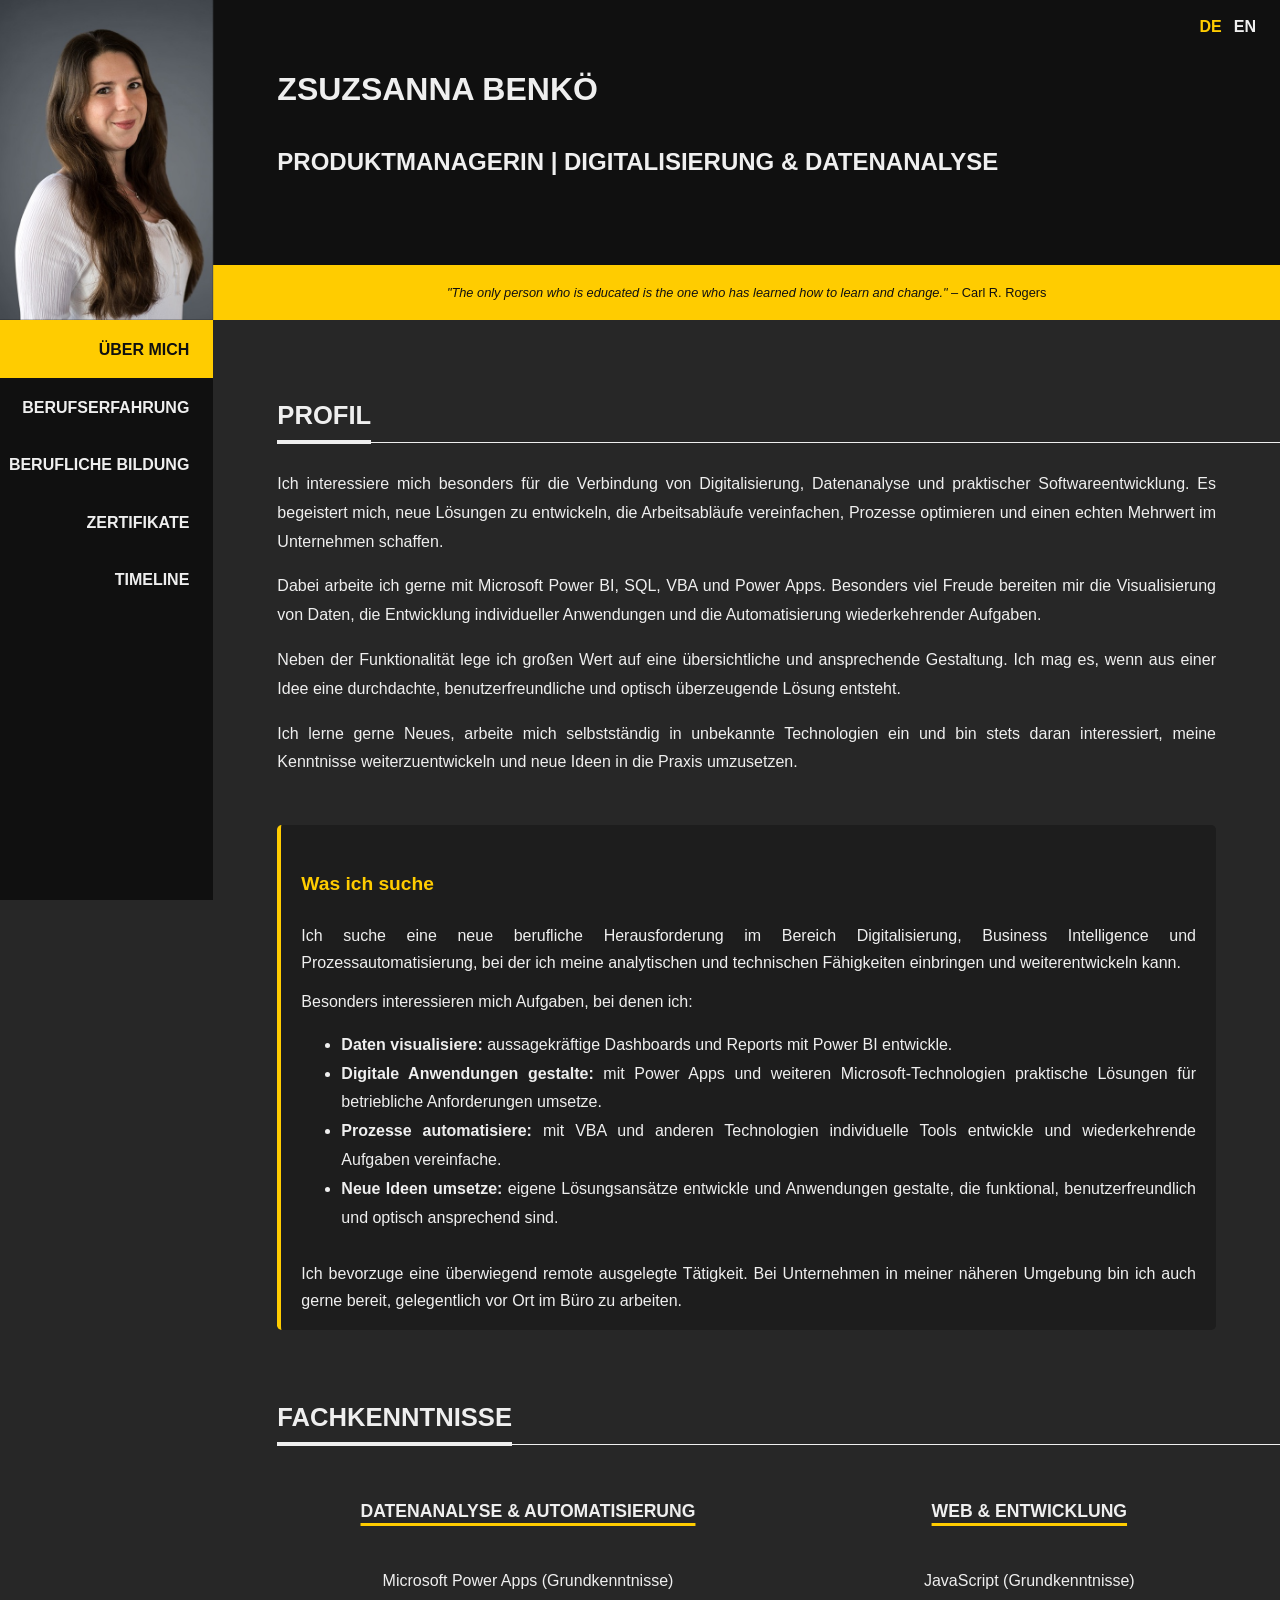
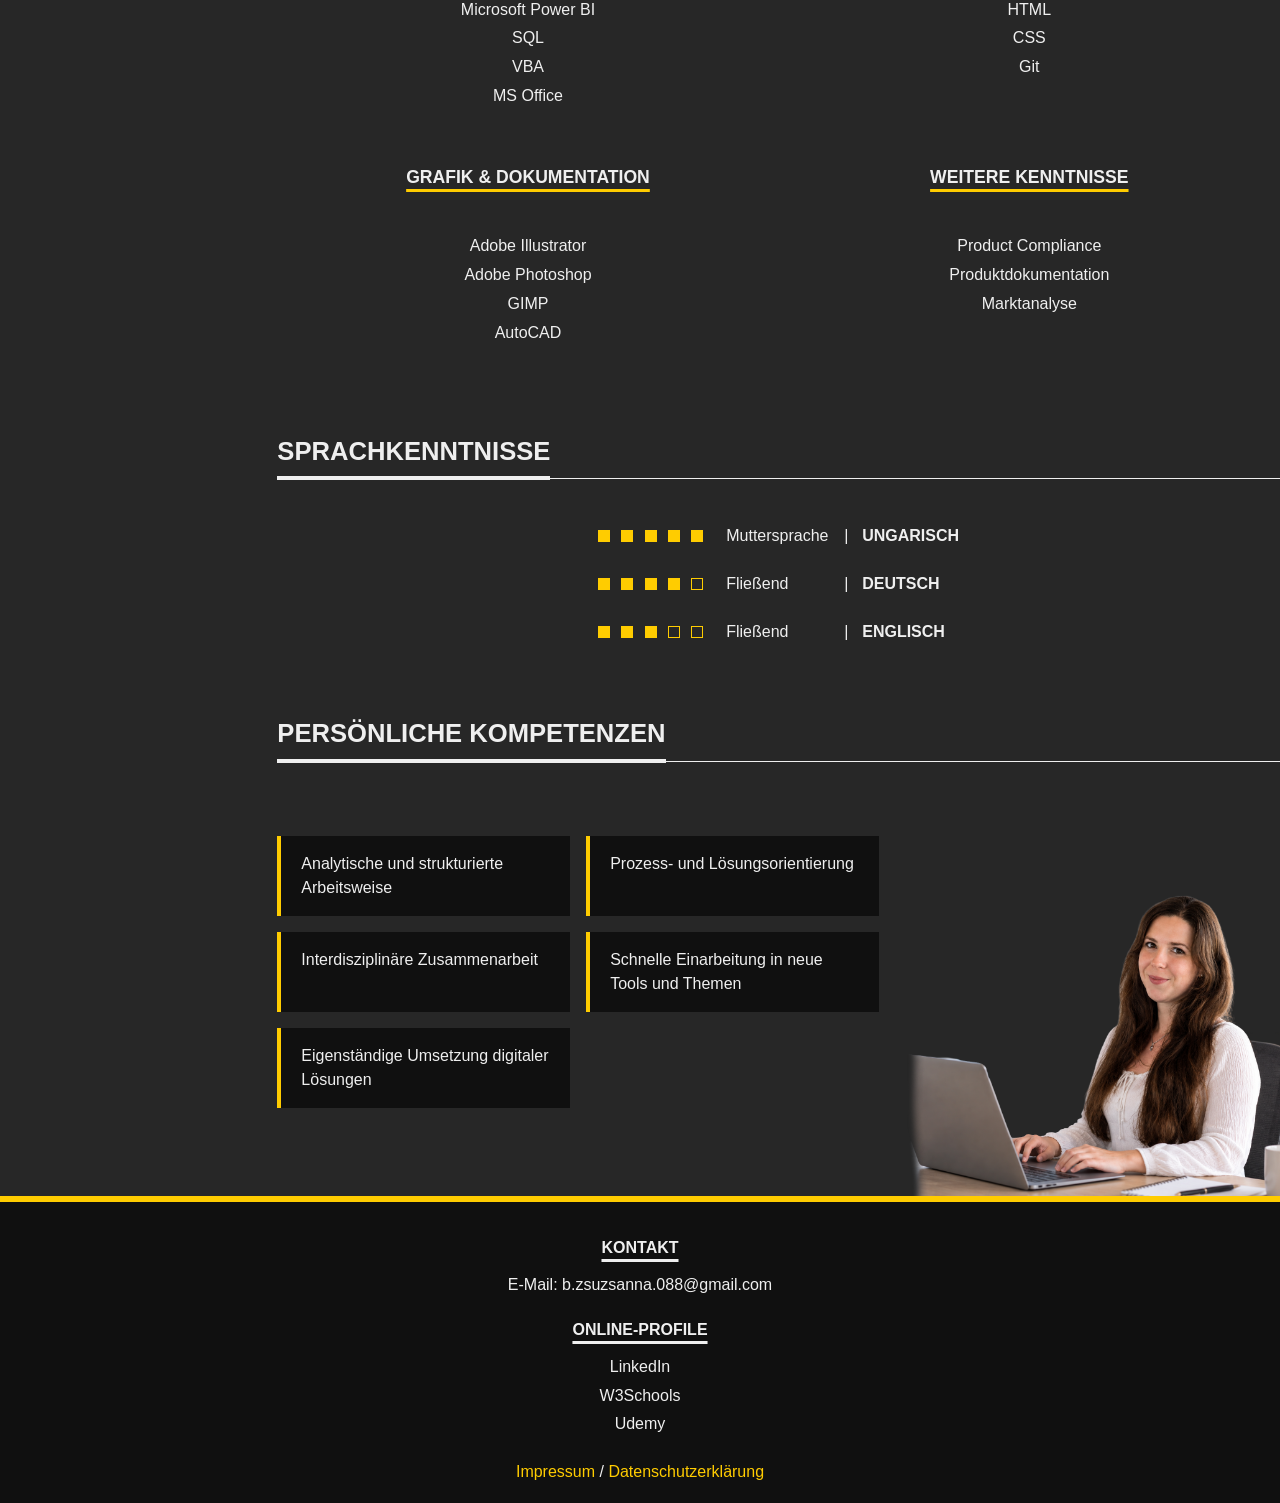
<file: index.html>
<!DOCTYPE html>
<html lang="de-DE">

    <head>
        <meta charset="utf-8">
        <meta name="viewport" content="width=device-width, initial-scale=1.0">
        <title>Zsuzsanna Benkö</title>
        <link rel="preload" as="image" href="./src/img/zsusanna-benkoe-cv-foto-header.jpg">

        <!-- FAVICON -->
        <link rel="icon" href="./favicon/favicon.ico" sizes="any">
        <link rel="icon" type="image/png" sizes="32x32" href="./favicon/favicon-32.png">
        <link rel="icon" type="image/png" sizes="16x16" href="./favicon/favicon-16.png">
        <link rel="apple-touch-icon" sizes="180x180" href="./favicon/apple-touch-icon.png">
        <meta name="theme-color" content="#272727">

        <!-- AUTHOR'S STYLESHEET -->
        <!-- Load shared layout and utility styles before site-specific rules. -->
        <link rel="stylesheet" type="text/css" href="./src/css/flexbox.css">
        <link rel="stylesheet" type="text/css" href="./src/css/components.css">
        <link rel="stylesheet" type="text/css" href="./src/css/element-spaces.css">
        <link rel="stylesheet" type="text/css" href="./src/css/styles.css">
    </head>

    <body>

        <!-- === HEADER === -->
        <!-- Site identity and responsive profile header. -->
        <header id="header" class="container">
                <nav class="language-switcher" aria-label="Sprachauswahl">
                    <a href="index.html" lang="de" aria-current="page">DE</a>
                    <a href="en/index.html" lang="en">EN</a>
                </nav>
                <div class="row">

                    <!-- The header image container for the CV photo. -->
                    <div id="header-img-container" class="col-5 col-sm-4 col-md-3 col-xl-2"></div>

                    <!-- The header text container for name, title, and quote -->
                    <div id="header-text-container" class="col-7 col-sm-8 col-md-9 col-xl-10">
                        <div id="header-text-name">
                            <h1>Zsuzsanna Benkö</h1>
                            <h2>PRODUKTMANAGERIN | DIGITALISIERUNG & DATENANALYSE</h2>
                        </div>
                        <p id="header-text-quote">
                            <i>"The only person who is educated is the one who has learned how to 
                            learn and change."</i> – Carl R. Rogers
                        </p>
                    </div>

                </div>
        </header>

        <!-- === MAIN === -->
        <!-- Main content and navigation. -->
        <main id="main" class="container">
            <div class="row">

                <!-- NAVIGATION -->
                <!-- The compact and full navigation variants are shown at different breakpoints. -->

                <!-- SMALL DISPLAY NAVIGATION -->
                <nav id="nav-container-small" class="display-block display-sm-none col-12">
                    <ul>
                        <li class="active"><a href="index.html" aria-current="page">über mich</a></li>
                        <li><a href="berufserfahrung.html">berufserfahrung</a></li>
                        <li><a href="berufliche_bildung.html">berufliche bildung</a></li>
                        <li><a href="zertifikate.html">zertifikate</a></li>
                        <li><a href="timeline.html">timeline</a></li>
                    </ul>
                </nav>
                <!-- FULL DISPLAY NAVIGATION -->
                <nav id="nav-container" class="display-none display-sm-block col-sm-4 col-md-3 col-xl-2">
                    <ul>
                        <li class="active"><a href="index.html" aria-current="page">über mich</a></li>
                        <li><a href="berufserfahrung.html">berufserfahrung</a></li>
                        <li><a href="berufliche_bildung.html">berufliche bildung</a></li>
                        <li><a href="zertifikate.html">zertifikate</a></li>
                        <li><a href="timeline.html">timeline</a></li>
                    </ul>
                </nav>


                <!-- MAIN CONTENT -->
                <!-- PROFILE, SKILLS, AND LANGUAGE PROFICIENCY -->
                <div id="main-container" class="overlay-main col-12 col-sm-8 col-md-9 col-xl-10">

                    <!-- PROFILE -->
                    <div id="profile">
                        <h2><span class="heading-text">Profil</span></h2>
                        <div class="intro">
                            <p>
                                Ich interessiere mich besonders für die Verbindung von Digitalisierung, Datenanalyse und praktischer Softwareentwicklung. 
                                Es begeistert mich, neue Lösungen zu entwickeln, die Arbeitsabläufe vereinfachen, Prozesse optimieren und einen echten Mehrwert im Unternehmen schaffen.
                            </p>
                            <p>
                                Dabei arbeite ich gerne mit Microsoft Power BI, SQL, VBA und Power Apps. Besonders viel Freude bereiten mir die Visualisierung von Daten, 
                                die Entwicklung individueller Anwendungen und die Automatisierung wiederkehrender Aufgaben.
                            </p>
                            <p>
                                Neben der Funktionalität lege ich großen Wert auf eine übersichtliche und ansprechende Gestaltung. Ich mag es, wenn aus einer Idee eine durchdachte, 
                                benutzerfreundliche und optisch überzeugende Lösung entsteht.
                            </p>
                            <p>
                                Ich lerne gerne Neues, arbeite mich selbstständig in unbekannte 
                                Technologien ein und bin stets daran interessiert, meine Kenntnisse weiterzuentwickeln und neue Ideen in die Praxis umzusetzen.
                            </p>
                        </div>
                        <div id="profile-cta">
                            <h4>Was ich suche</h4>
                            <p>
                                Ich suche eine neue berufliche Herausforderung im Bereich Digitalisierung, Business Intelligence und Prozessautomatisierung, bei der ich meine analytischen und technischen Fähigkeiten einbringen und weiterentwickeln kann.
                            </p>
                            <p>Besonders interessieren mich Aufgaben, bei denen ich:</p>
                            <ul>
                                <li>
                                    <strong>Daten visualisiere:</strong>
                                    aussagekräftige Dashboards und Reports mit Power BI entwickle.
                                </li>
                                <li>
                                    <strong>Digitale Anwendungen gestalte:</strong>
                                    mit Power Apps und weiteren Microsoft-Technologien praktische
                                    Lösungen für betriebliche Anforderungen umsetze.
                                </li>
                                <li>
                                    <strong>Prozesse automatisiere:</strong>
                                    mit VBA und anderen Technologien individuelle Tools entwickle
                                    und wiederkehrende Aufgaben vereinfache.
                                </li>
                                <li>
                                    <strong>Neue Ideen umsetze:</strong>
                                    eigene Lösungsansätze entwickle und Anwendungen gestalte,
                                    die funktional, benutzerfreundlich und optisch ansprechend sind.
                                </li>
                            </ul>
                            <p>
                                Ich bevorzuge eine überwiegend remote ausgelegte Tätigkeit. Bei Unternehmen in meiner näheren Umgebung bin ich auch gerne bereit, gelegentlich vor Ort im Büro zu arbeiten.
                            </p>
                        </div>
                    </div>

                    <!-- PROFESSIONAL SKILLS -->
                    <!-- The professional skills section is divided into four categories: Data Analysis & Automation, Web & Development, Graphics & Documentation, and Other Skills. Each category is presented in a responsive layout. -->
                    <div id="professional-skills">
                        <h2><span class="heading-text">Fachkenntnisse</span></h2>
                        <div class="row">
                            <div class="col-12 col-md-6">
                                <h3>DATENANALYSE & AUTOMATISIERUNG</h3>
                                <ul>
                                    <li>Microsoft Power Apps (Grundkenntnisse)</li>
                                    <li>Microsoft Power BI</li>
                                    <li>SQL</li>
                                    <li>VBA</li>
                                    <li>MS Office</li>
                                </ul>
                            </div>
                            <div class="col-12 col-md-6">
                                <h3>WEB & ENTWICKLUNG</h3>
                                <ul>
                                    <li>JavaScript (Grundkenntnisse)</li>
                                    <li>HTML</li>
                                    <li>CSS</li>
                                    <li>Git</li>
                                </ul>
                            </div>
                        </div>
                        <div class="row">
                            <div class="col-12 col-md-6">
                                <h3>GRAFIK & DOKUMENTATION</h3>
                                <ul>
                                    <li>Adobe Illustrator</li>
                                    <li>Adobe Photoshop</li>
                                    <li>GIMP</li>
                                    <li>AutoCAD</li>
                                </ul>
                            </div>
                            <div class="col-12 col-md-6">
                                <h3>WEITERE KENNTNISSE</h3>
                                <ul>
                                    <li>Product Compliance</li>
                                    <li>Produktdokumentation</li>
                                    <li>Marktanalyse</li>
                                </ul>
                            </div>
                        </div>
                    </div>

                    <!-- LANGUAGE SKILLS -->
                    <!-- Five markers represent each language's proficiency level. -->
                     <div id="language-skills">
                        <h2><span class="heading-text">Sprachkenntnisse</span></h2>
                        <div class="language-list">
                            
                            <div class="language-row">
                                <div class="language-level">
                                    <span class="square filled"></span>
                                    <span class="square filled"></span>
                                    <span class="square filled"></span>
                                    <span class="square filled"></span>
                                    <span class="square filled"></span>
                                </div>

                                <span class="language-description">Muttersprache</span>
                                <span class="separator">|</span>
                                <strong>UNGARISCH</strong>
                            </div>


                            <div class="language-row">
                                <div class="language-level">
                                    <span class="square filled"></span>
                                    <span class="square filled"></span>
                                    <span class="square filled"></span>
                                    <span class="square filled"></span>
                                    <span class="square empty"></span>
                                </div>

                                <span class="language-description">Fließend</span>
                                <span class="separator">|</span>
                                <strong>DEUTSCH</strong>
                            </div>


                            <div class="language-row">
                                <div class="language-level">
                                    <span class="square filled"></span>
                                    <span class="square filled"></span>
                                    <span class="square filled"></span>
                                    <span class="square empty"></span>
                                    <span class="square empty"></span>
                                </div>

                                <span class="language-description">Fließend</span>
                                <span class="separator">|</span>
                                <strong>ENGLISCH</strong>
                            </div>

                        </div>
                    </div>

                    <!-- PERSONAL STRENGTHS -->
                    <!-- Personal strengths are presented as responsive highlight cards. -->
                    <div id="personal-skills">
                        <h2><span class="heading-text">PERSÖNLICHE KOMPETENZEN</span></h2>
                        <div id="skills">
                            <div class="skill skill-1">
                                Analytische und strukturierte Arbeitsweise
                            </div>

                            <div class="skill skill-2">
                                Prozess- und Lösungsorientierung
                            </div>

                            <div class="skill skill-3">
                                Interdisziplinäre Zusammenarbeit
                            </div>

                            <div class="skill skill-4">
                                Schnelle Einarbeitung in neue Tools und Themen
                            </div>

                            <div class="skill skill-5">
                                Eigenständige Umsetzung digitaler Lösungen
                            </div>
                        </div>
                    </div>
                    
                </div>


            </div>
        </main>


        <!-- === FOOTER === -->
        <!-- Contact details and external professional profiles. -->
        <footer id="footer">
            <div class="row">
                <div class="col-12">
                    <div class="footer-heading">Kontakt</div>
                    <div>E-Mail: <a href="mailto:b.zsuzsanna.088@gmail.com">b.zsuzsanna.088@gmail.com</a></div>
                    
                    <div class="footer-heading">Online-Profile</div>
                    <div><a href="https://www.linkedin.com/in/zsuzsanna-benkoe" target="_blank" rel="noopener noreferrer">LinkedIn</a></div>
                    <div><a href="https://www.w3profile.com/Susi88/" target="_blank" rel="noopener noreferrer">W3Schools</a></div>
                    <div><a href="https://www.udemy.com/user/zsuzsanna-benko-2/" target="_blank" rel="noopener noreferrer">Udemy</a></div>
                    <div id="legal-links">
                        <a id="impressum-btn" href="./impressum.html">Impressum</a> / 
                        <a id="privacy-btn" href="./privacy.html">Datenschutzerklärung</a>
                    </div>
                </div>
            </div>
        </footer>

        <!-- === JAVASCRIPT === -->
        <script src="./src/js/main.js"></script>

    </body>

</html>
</file>
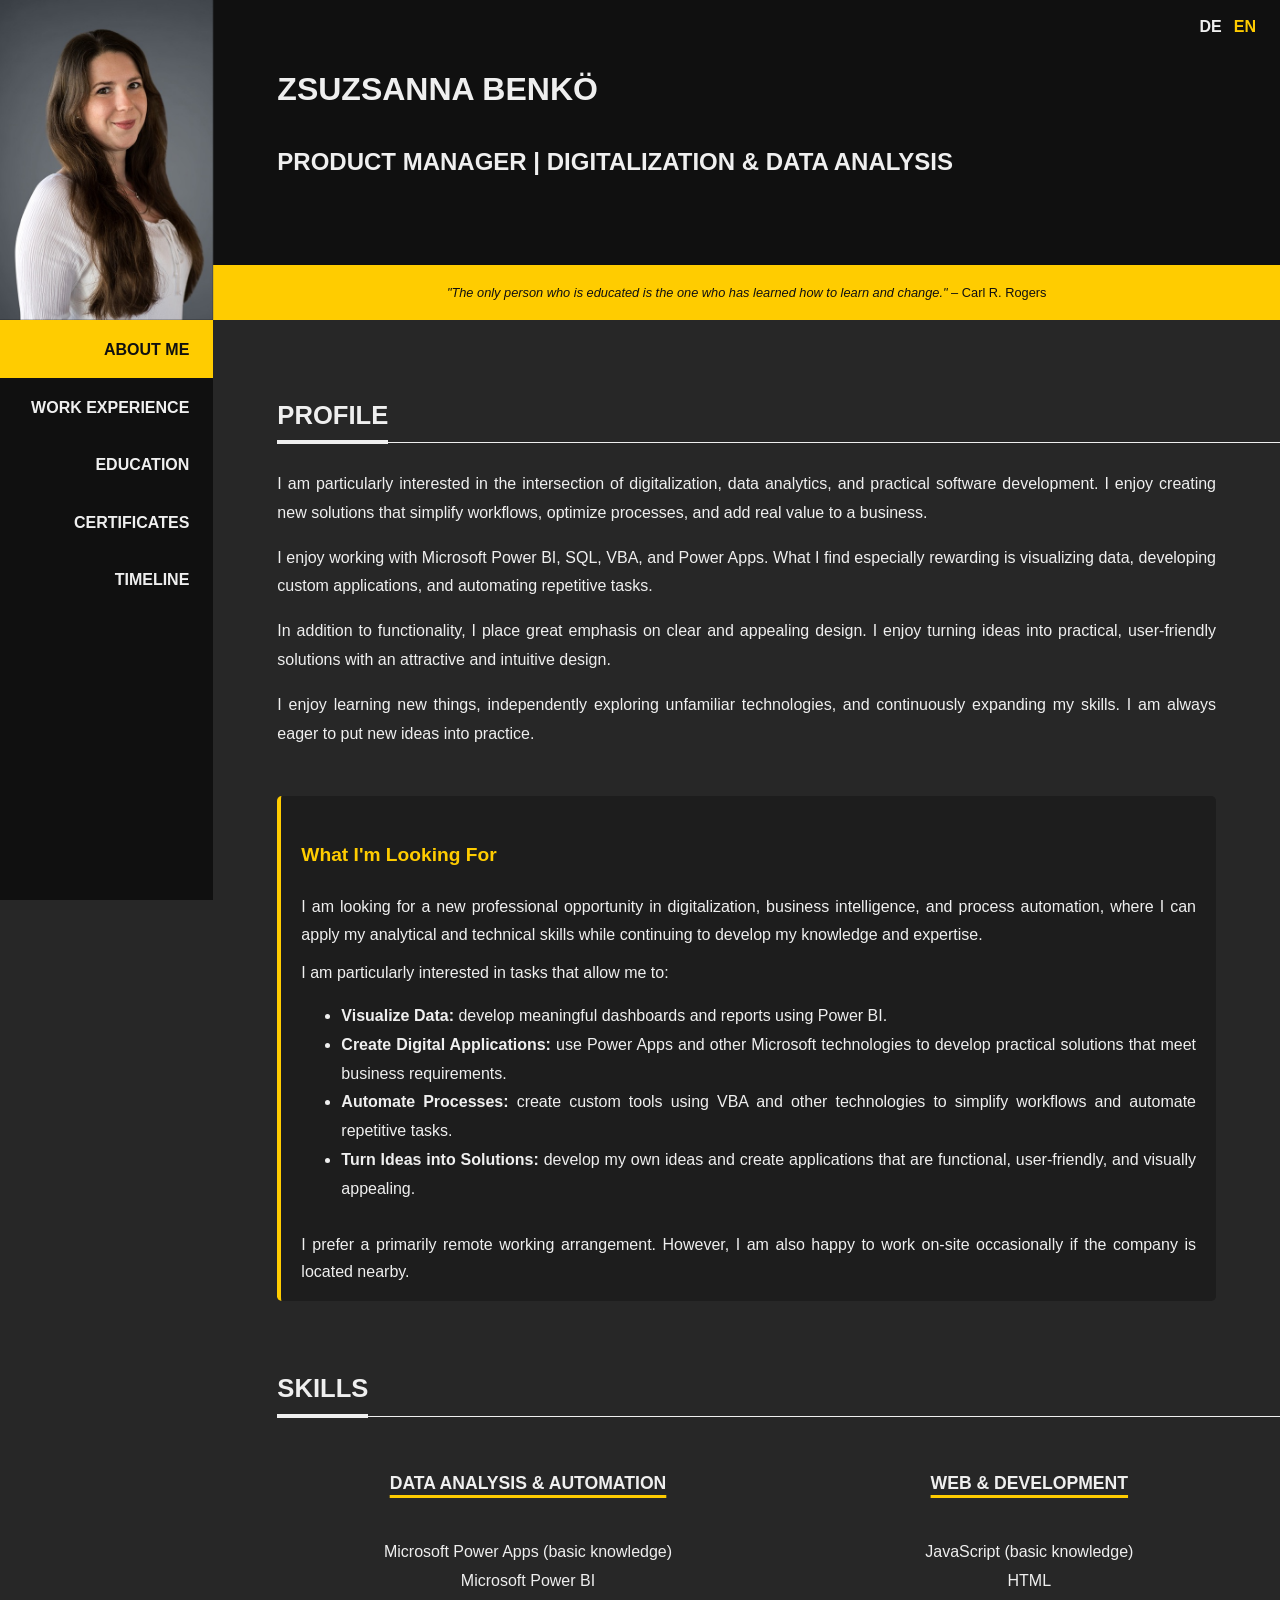
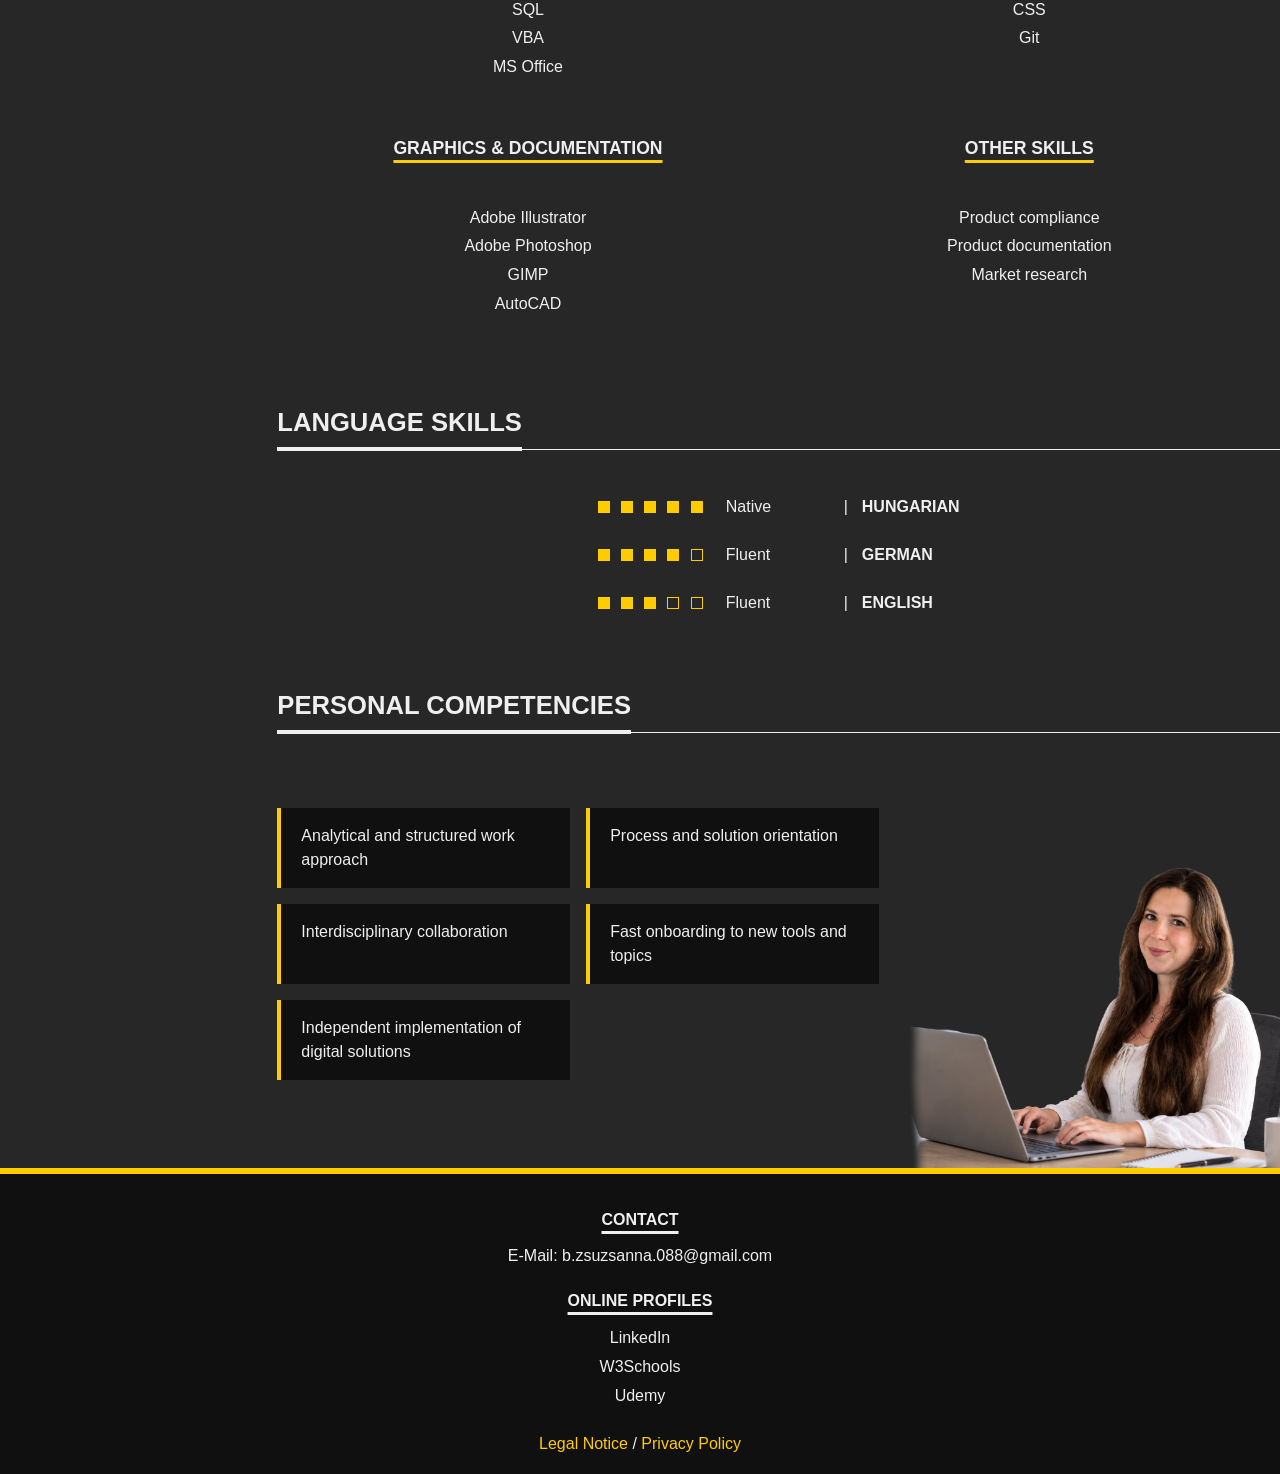
<file: en/index.html>
<!DOCTYPE html>
<html lang="en">

    <head>
        <meta charset="utf-8">
        <meta name="viewport" content="width=device-width, initial-scale=1.0">
        <title>Zsuzsanna Benkö</title>
        <link rel="preload" as="image" href="../src/img/zsusanna-benkoe-cv-foto-header.jpg">

        <!-- FAVICON -->
        <link rel="icon" href="../favicon/favicon.ico" sizes="any">
        <link rel="icon" type="image/png" sizes="32x32" href="../favicon/favicon-32.png">
        <link rel="icon" type="image/png" sizes="16x16" href="../favicon/favicon-16.png">
        <link rel="apple-touch-icon" sizes="180x180" href="../favicon/apple-touch-icon.png">
        <meta name="theme-color" content="#272727">

        <!-- AUTHOR'S STYLESHEET -->
        <!-- Load shared layout and utility styles before site-specific rules. -->
        <link rel="stylesheet" type="text/css" href="../src/css/flexbox.css">
        <link rel="stylesheet" type="text/css" href="../src/css/components.css">
        <link rel="stylesheet" type="text/css" href="../src/css/element-spaces.css">
        <link rel="stylesheet" type="text/css" href="../src/css/styles.css">
    </head>

    <body>

        <!-- === HEADER === -->
        <!-- Site identity and responsive profile header. -->
        <header id="header" class="container">
                <nav class="language-switcher" aria-label="Language selection">
                    <a href="../index.html" lang="de">DE</a>
                    <a href="index.html" lang="en" aria-current="page">EN</a>
                </nav>
                <div class="row">

                    <!-- The header image container for the CV photo. -->
                    <div id="header-img-container" class="col-5 col-sm-4 col-md-3 col-xl-2"></div>

                    <!-- The header text container for name, title, and quote -->
                    <div id="header-text-container" class="col-7 col-sm-8 col-md-9 col-xl-10">
                        <div id="header-text-name">
                            <h1>Zsuzsanna Benkö</h1>
                            <h2>PRODUCT MANAGER | DIGITALIZATION & DATA ANALYSIS</h2>
                        </div>
                        <p id="header-text-quote" >
                            <i>"The only person who is educated is the one who has learned how to 
                            learn and change."</i> – Carl R. Rogers
                        </p>
                    </div>

                </div>
        </header>

        <!-- === MAIN === -->
        <!-- Main content and navigation. -->
        <main id="main" class="container">
            <div class="row">

                <!-- NAVIGATION -->
                <!-- The compact and full navigation variants are shown at different breakpoints. -->

                <!-- SMALL DISPLAY NAVIGATION -->
                <nav id="nav-container-small" class="display-block display-sm-none col-12">
                    <ul>
                        <li class="active"><a href="index.html" aria-current="page">About me</a></li>
                        <li><a href="berufserfahrung.html">Work experience</a></li>
                        <li><a href="berufliche_bildung.html">Education</a></li>
                        <li><a href="zertifikate.html">Certificates</a></li>
                        <li><a href="timeline.html">Timeline</a></li>
                    </ul>
                </nav>
                <!-- FULL DISPLAY NAVIGATION -->
                <nav id="nav-container" class="display-none display-sm-block col-sm-4 col-md-3 col-xl-2">
                    <ul>
                        <li class="active"><a href="index.html" aria-current="page">About me</a></li>
                        <li><a href="berufserfahrung.html">Work experience</a></li>
                        <li><a href="berufliche_bildung.html">Education</a></li>
                        <li><a href="zertifikate.html">Certificates</a></li>
                        <li><a href="timeline.html">Timeline</a></li>
                    </ul>
                </nav>


                <!-- MAIN CONTENT -->
                <!-- PROFILE, SKILLS, AND LANGUAGE PROFICIENCY -->
                <div id="main-container" class="overlay-main col-12 col-sm-8 col-md-9 col-xl-10">

                    <!-- PROFILE -->
                    <div id="profile">
                        <h2><span class="heading-text">PROFILE</span></h2>
                        
                        <div class="intro">
                            <p>
                                I am particularly interested in the intersection of digitalization, data analytics, and practical software development.
                                I enjoy creating new solutions that simplify workflows, optimize processes, and add real value to a business.
                            </p>
                            <p>
                                I enjoy working with Microsoft Power BI, SQL, VBA, and Power Apps. What I find especially rewarding is visualizing data,
                                developing custom applications, and automating repetitive tasks.
                            </p>
                            <p>
                                In addition to functionality, I place great emphasis on clear and appealing design.
                                I enjoy turning ideas into practical, user-friendly solutions with an attractive and intuitive design.
                            </p>
                            <p>
                                I enjoy learning new things, independently exploring unfamiliar technologies, and continuously expanding my skills.
                                I am always eager to put new ideas into practice.
                            </p>
                        </div>

                        <div id="profile-cta">
                            <h4>What I'm Looking For</h4>
                            <p>
                                I am looking for a new professional opportunity in digitalization,
                                business intelligence, and process automation, where I can apply
                                my analytical and technical skills while continuing to develop
                                my knowledge and expertise.
                            </p>

                            <p>I am particularly interested in tasks that allow me to:</p>

                            <ul>
                                <li>
                                    <strong>Visualize Data:</strong>
                                    develop meaningful dashboards and reports using Power BI.
                                </li>
                                <li>
                                    <strong>Create Digital Applications:</strong>
                                    use Power Apps and other Microsoft technologies to develop
                                    practical solutions that meet business requirements.
                                </li>
                                <li>
                                    <strong>Automate Processes:</strong>
                                    create custom tools using VBA and other technologies to
                                    simplify workflows and automate repetitive tasks.
                                </li>
                                <li>
                                    <strong>Turn Ideas into Solutions:</strong>
                                    develop my own ideas and create applications that are
                                    functional, user-friendly, and visually appealing.
                                </li>
                            </ul>

                            <p>
                                I prefer a primarily remote working arrangement. However,
                                I am also happy to work on-site occasionally if the company
                                is located nearby.
                            </p>
                        </div>
                    </div>

                    <!-- PROFESSIONAL SKILLS -->
                    <!-- The professional skills section is divided into four categories: Data Analysis & Automation, Web & Development, Graphics & Documentation, and Other Skills. Each category is presented in a responsive layout. -->
                    <div id="professional-skills">
                        <h2><span class="heading-text">Skills</span></h2>
                        <div class="row">
                            <div class="col-12 col-md-6">
                                <h3>DATA ANALYSIS & AUTOMATION</h3>
                                <ul>
                                    <li>Microsoft Power Apps (basic knowledge)</li>
                                    <li>Microsoft Power BI</li>
                                    <li>SQL</li>
                                    <li>VBA</li>
                                    <li>MS Office</li>
                                </ul>
                            </div>
                            <div class="col-12 col-md-6">
                                <h3>WEB & DEVELOPMENT</h3>
                                <ul>
                                    <li>JavaScript (basic knowledge)</li>
                                    <li>HTML</li>
                                    <li>CSS</li>
                                    <li>Git</li>
                                </ul>
                            </div>
                        </div>
                        <div class="row">
                            <div class="col-12 col-md-6">
                                <h3>GRAPHICS & DOCUMENTATION</h3>
                                <ul>
                                    <li>Adobe Illustrator</li>
                                    <li>Adobe Photoshop</li>
                                    <li>GIMP</li>
                                    <li>AutoCAD</li>
                                </ul>
                            </div>
                            <div class="col-12 col-md-6">
                                <h3>OTHER SKILLS</h3>
                                <ul>
                                    <li>Product compliance</li>
                                    <li>Product documentation</li>
                                    <li>Market research</li>
                                </ul>
                            </div>
                        </div>
                    </div>

                    <!-- LANGUAGE SKILLS -->
                    <!-- Five markers represent each language's proficiency level. -->
                     <div id="language-skills">
                        <h2><span class="heading-text">Language skills</span></h2>
                        <div class="language-list">
                            
                            <div class="language-row">
                                <div class="language-level">
                                    <span class="square filled"></span>
                                    <span class="square filled"></span>
                                    <span class="square filled"></span>
                                    <span class="square filled"></span>
                                    <span class="square filled"></span>
                                </div>

                                <span class="language-description">Native</span>
                                <span class="separator">|</span>
                                <strong>HUNGARIAN</strong>
                            </div>


                            <div class="language-row">
                                <div class="language-level">
                                    <span class="square filled"></span>
                                    <span class="square filled"></span>
                                    <span class="square filled"></span>
                                    <span class="square filled"></span>
                                    <span class="square empty"></span>
                                </div>

                                <span class="language-description">Fluent</span>
                                <span class="separator">|</span>
                                <strong>GERMAN</strong>
                            </div>


                            <div class="language-row">
                                <div class="language-level">
                                    <span class="square filled"></span>
                                    <span class="square filled"></span>
                                    <span class="square filled"></span>
                                    <span class="square empty"></span>
                                    <span class="square empty"></span>
                                </div>

                                <span class="language-description">Fluent</span>
                                <span class="separator">|</span>
                                <strong>ENGLISH</strong>
                            </div>

                        </div>
                    </div>

                    <!-- PERSONAL STRENGTHS -->
                    <!-- Personal strengths are presented as responsive highlight cards. -->
                    <div id="personal-skills">
                        <h2><span class="heading-text">PERSONAL COMPETENCIES</span></h2>
                        <div id="skills">
                            <div class="skill skill-1">
                                Analytical and structured work approach
                            </div>

                            <div class="skill skill-2">
                                Process and solution orientation
                            </div>

                            <div class="skill skill-3">
                                Interdisciplinary collaboration
                            </div>

                            <div class="skill skill-4">
                                Fast onboarding to new tools and topics
                            </div>

                            <div class="skill skill-5">
                                Independent implementation of digital solutions
                            </div>
                        </div>
                    </div>
                    
                </div>


            </div>
        </main>


        <!-- === FOOTER === -->
        <!-- Contact details and external professional profiles. -->
        <footer id="footer">
            <div class="row">
                <div class="col-12">
                    <div class="footer-heading">Contact</div>
                    <div>E-Mail: <a href="mailto:b.zsuzsanna.088@gmail.com">b.zsuzsanna.088@gmail.com</a></div>
                    
                    <div class="footer-heading">Online profiles</div>
                    <div><a href="https://www.linkedin.com/in/zsuzsanna-benkoe" target="_blank" rel="noopener noreferrer">LinkedIn</a></div>
                    <div><a href="https://www.w3profile.com/Susi88/" target="_blank" rel="noopener noreferrer">W3Schools</a></div>
                    <div><a href="https://www.udemy.com/user/zsuzsanna-benko-2/" target="_blank" rel="noopener noreferrer">Udemy</a></div>
                    <div id="legal-links">
                        <a id="impressum-btn" href="impressum.html">Legal Notice</a> / 
                        <a id="privacy-btn" href="privacy.html">Privacy Policy</a>
                    </div>
                </div>
            </div>
        </footer>

        <!-- === JAVASCRIPT === -->
        <script src="../src/js/main.js"></script>

    </body>

</html>
</file>
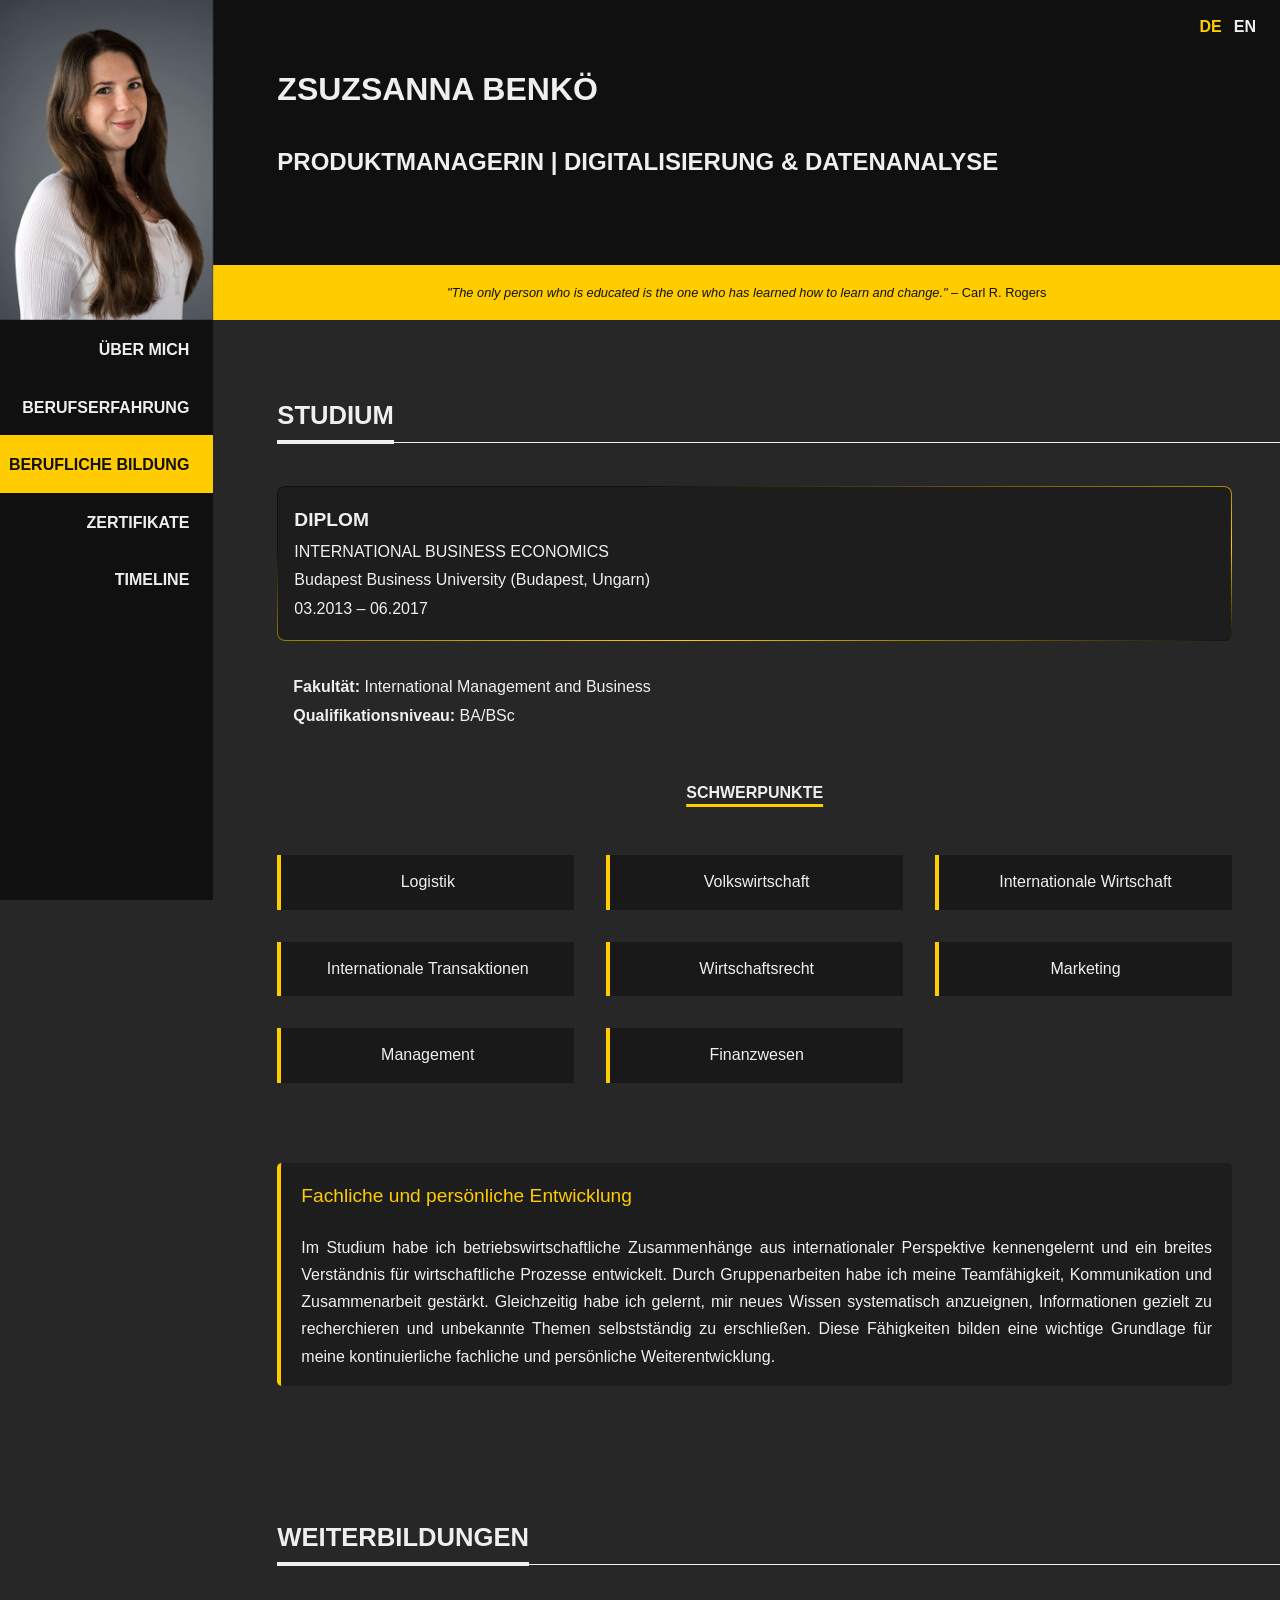
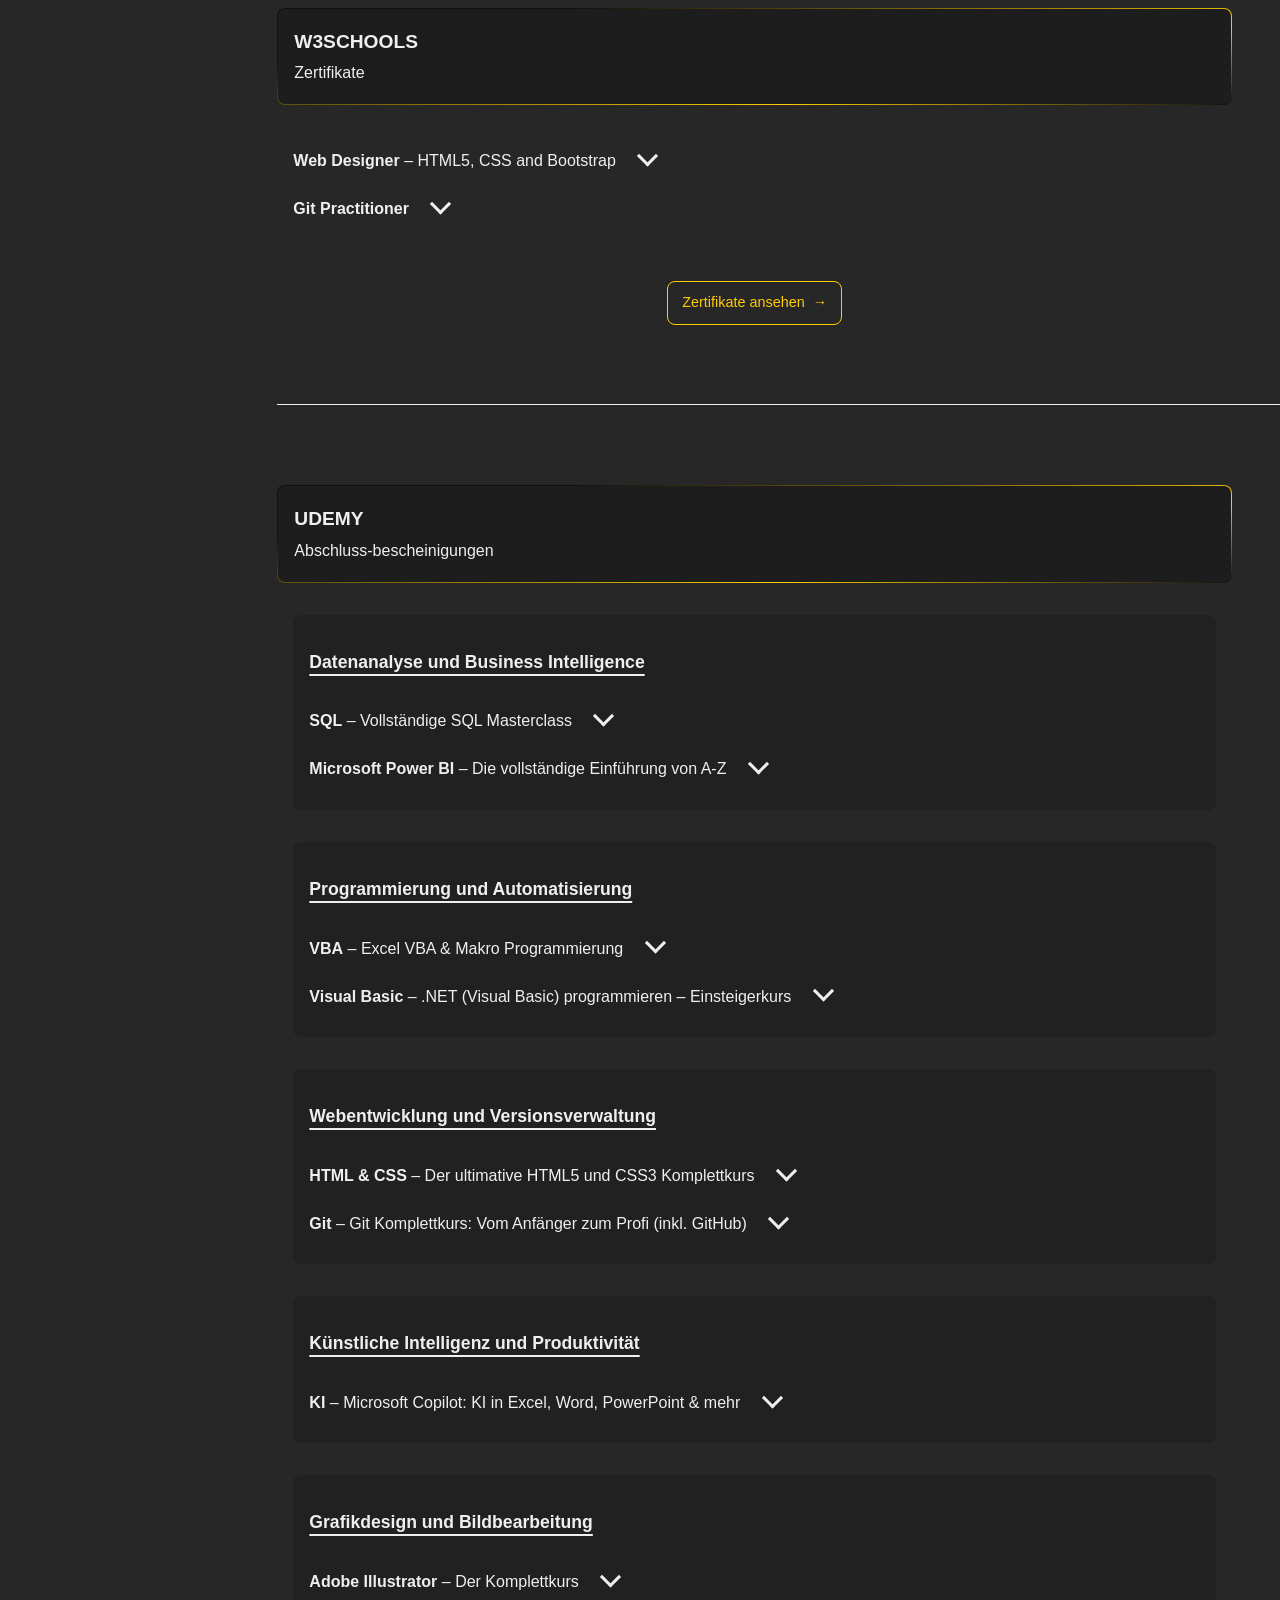
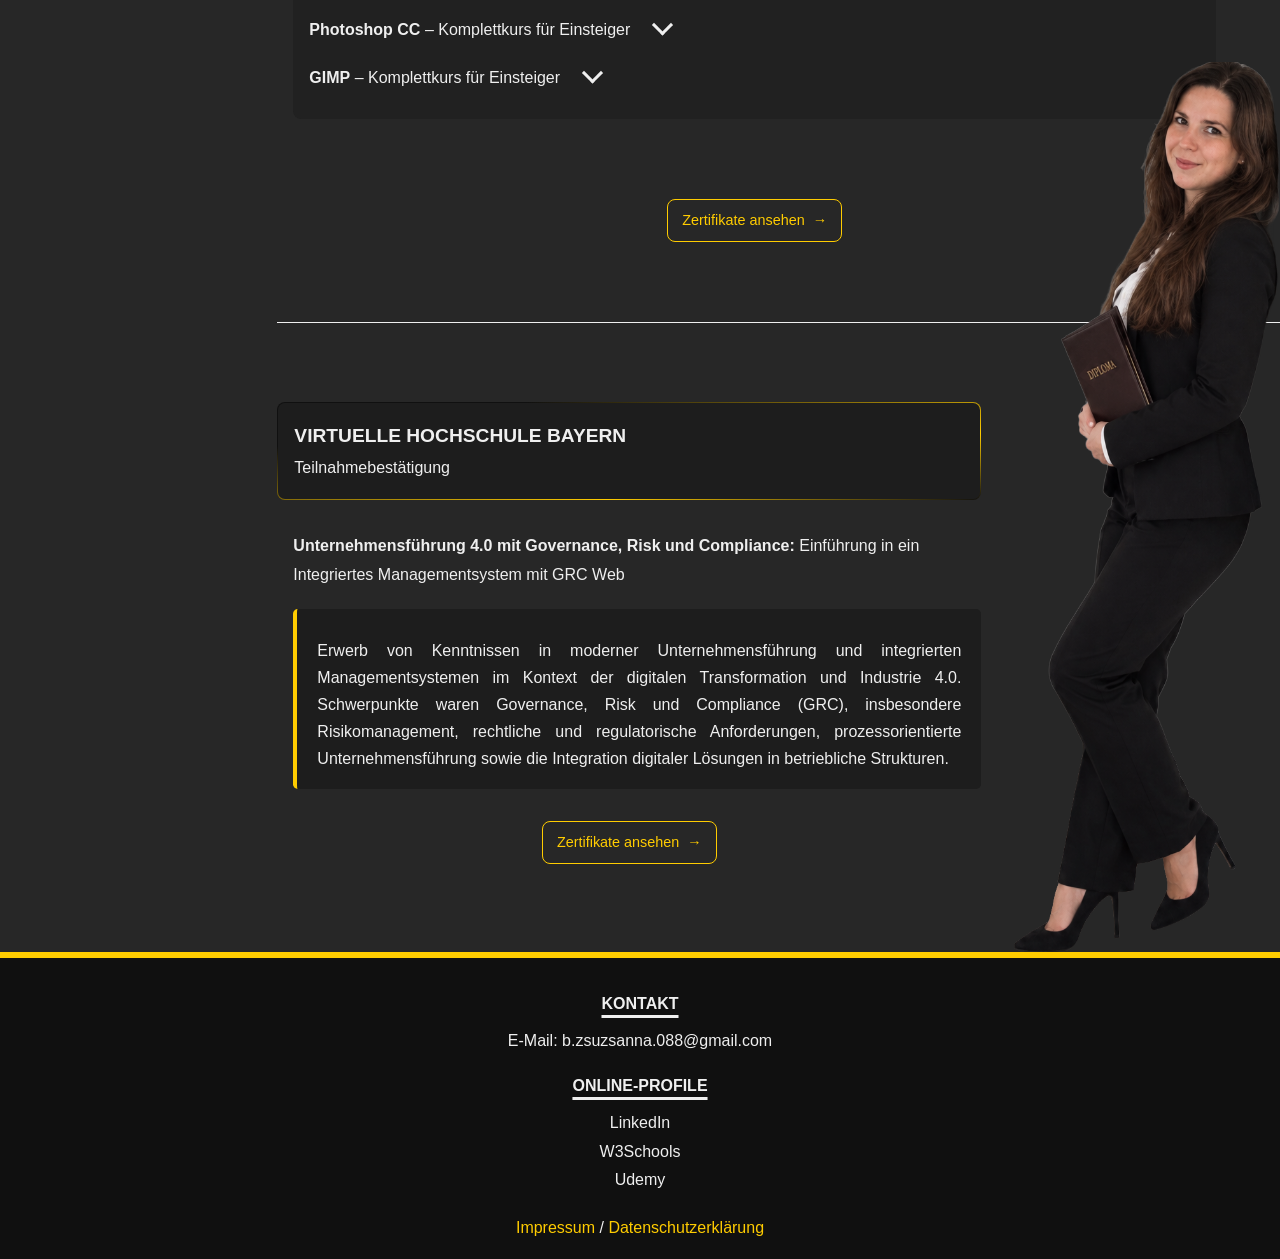
<file: berufliche_bildung.html>
<!DOCTYPE html>
<html lang="de-DE">

    <head>
        <meta charset="utf-8">
        <meta name="viewport" content="width=device-width, initial-scale=1.0">
        <title>Zsuzsanna Benkö</title>
        <link rel="preload" as="image" href="./src/img/zsusanna-benkoe-cv-foto-header.jpg">

        <!-- FAVICON -->
        <link rel="icon" href="./favicon/favicon.ico" sizes="any">
        <link rel="icon" type="image/png" sizes="32x32" href="./favicon/favicon-32.png">
        <link rel="icon" type="image/png" sizes="16x16" href="./favicon/favicon-16.png">
        <link rel="apple-touch-icon" sizes="180x180" href="./favicon/apple-touch-icon.png">
        <meta name="theme-color" content="#272727">

        <!-- AUTHOR'S STYLESHEET -->
        <!-- Load shared layout and utility styles before site-specific rules. -->
        <link rel="stylesheet" type="text/css" href="./src/css/flexbox.css">
        <link rel="stylesheet" type="text/css" href="./src/css/components.css">
        <link rel="stylesheet" type="text/css" href="./src/css/element-spaces.css">
        <link rel="stylesheet" type="text/css" href="./src/css/styles.css">
    </head>

    <body>

        <!-- === HEADER === -->
        <!-- Site identity and responsive profile header. -->
        <header id="header" class="container">
                <nav class="language-switcher" aria-label="Sprachauswahl">
                    <a href="berufliche_bildung.html" lang="de" aria-current="page">DE</a>
                    <a href="en/berufliche_bildung.html" lang="en">EN</a>
                </nav>
                <div class="row">

                    <!-- The header image container for the CV photo. -->
                    <div id="header-img-container" class="col-5 col-sm-4 col-md-3 col-xl-2"></div>

                    <!-- The header text container for name, title, and quote -->
                    <div id="header-text-container" class="col-7 col-sm-8 col-md-9 col-xl-10">
                        <div id="header-text-name">
                            <h1>Zsuzsanna Benkö</h1>
                            <h2>PRODUKTMANAGERIN | DIGITALISIERUNG & DATENANALYSE</h2>
                        </div>
                        <p id="header-text-quote" >
                            <i>"The only person who is educated is the one who has learned how to 
                            learn and change."</i> – Carl R. Rogers
                        </p>
                    </div>

                </div>
        </header>


        <!-- === MAIN === -->
         <!-- Main content and navigation. -->
        <main id="main" class="container">
            <div class="row">

                <!-- NAVIGATION -->
                <!-- The compact and full navigation variants are shown at different breakpoints. -->
                
                <!-- SMALL DISPLAY NAVIGATION -->
                <nav id="nav-container-small" class="display-block display-sm-none col-12">
                    <ul>
                        <li><a href="index.html">über mich</a></li>
                        <li><a href="berufserfahrung.html">berufserfahrung</a></li>
                        <li class="active"><a href="berufliche_bildung.html" aria-current="page">berufliche bildung</a></li>
                        <li><a href="zertifikate.html">zertifikate</a></li>
                        <li><a href="timeline.html">timeline</a></li>
                    </ul>
                </nav>
                <!-- FULL DISPLAY NAVIGATION -->
                <nav id="nav-container" class="display-none display-sm-block col-sm-4 col-md-3 col-xl-2">
                    <ul>
                        <li><a href="index.html">über mich</a></li>
                        <li><a href="berufserfahrung.html">berufserfahrung</a></li>
                        <li class="active"><a href="berufliche_bildung.html" aria-current="page">berufliche bildung</a></li>
                        <li><a href="zertifikate.html">zertifikate</a></li>
                        <li><a href="timeline.html">timeline</a></li>
                    </ul>
                </nav>


                <!-- MAIN CONTENT -->
                <!-- STUDY & EDUCATION -->
                <div id="main-container" class="overlay-study col-12 col-sm-8 col-md-9 col-xl-10">

                    <!-- STUDY -->
                    <div id="study-section">
                        <h2><span class="heading-text">STUDIUM</span></h2>

                        <div class="study-container">
                            <div class="study-data">
                                <h3>DIPLOM</h3>
                                <h4>INTERNATIONAL BUSINESS ECONOMICS</h4>
                                <div>Budapest Business University (Budapest, Ungarn)</div>
                                <div>03.2013 – 06.2017</div>
                            </div>
                            
                            <div id="study-description">
                                <div><strong>Fakultät:</strong> International Management and Business</div>
                                <div><strong>Qualifikationsniveau:</strong> BA/BSc</div>
                            </div>

                            <div id="study-focus">
                                <h4>Schwerpunkte</h4>
                                <div id="study-focus-tags">
                                    <div>Logistik</div>
                                    <div>Volkswirtschaft</div>
                                    <div>Internationale <br class="display-lg-none"> Wirtschaft</div>
                                    <div>Internationale <br class="display-lg-none"> Transaktionen</div>
                                    <div>Wirtschaftsrecht</div>
                                    <div>Marketing</div>
                                    <div>Management</div>
                                    <div>Finanzwesen</div>
                                </div>
                            </div>

                            <div class="study-development">
                                <h4>Fachliche und persönliche Entwicklung</h4>
                                <p>
                                    Im Studium habe ich betriebswirtschaftliche Zusammenhänge
                                    aus internationaler Perspektive kennengelernt und ein
                                    breites Verständnis für wirtschaftliche Prozesse entwickelt.
                                    Durch Gruppenarbeiten habe ich meine Teamfähigkeit,
                                    Kommunikation und Zusammenarbeit gestärkt.

                                    Gleichzeitig habe ich gelernt, mir neues Wissen systematisch
                                    anzueignen, Informationen gezielt zu recherchieren und
                                    unbekannte Themen selbstständig zu erschließen. Diese
                                    Fähigkeiten bilden eine wichtige Grundlage für meine
                                    kontinuierliche fachliche und persönliche Weiterentwicklung.
                                </p>
                            </div>
                        </div>
                    </div>

                    <!-- EDUCATION -->
                    <div id="education-section">
                        <h2><span class="heading-text">WEITERBILDUNGEN</span></h2>

                        <!-- W3SCHOOLS -->
                        <div id="W3SCHOOLS" class="education-container">
                            <div class="education-data">
                                <h3>W3SCHOOLS</h3>
                                <h4>Zertifikate</h4>
                            </div>
                            <div class="education-description">

                                        <div class="education">
                                            <button class="education-toggle" type="button">
                                                <span>
                                                    <strong>Web Designer</strong>
                                                    <span> – HTML5, CSS and Bootstrap</span>
                                                </span>
                                                <span class="toggle-arrow  toggle-arrow-down"></span>
                                            </button>

                                            <div class="education-development display-none">
                                                <p>
                                                    <h4>HTML5, CSS and Bootstrap</h4>
                                                    Erweiterung der Kenntnisse im modernen Webdesign und in der Frontend-Entwicklung mit Schwerpunkt auf HTML, CSS und Bootstrap. 
                                                    Vertiefung der Fähigkeiten in der Strukturierung von Webinhalten, der Gestaltung von Layouts und der Umsetzung ansprechender, 
                                                    responsiver Webseiten für verschiedene Bildschirmgrößen.
                                                </p>
                                            </div>
                                        </div>

                                        <div class="education">
                                            <button class="education-toggle" type="button">
                                                <span>
                                                    <strong>Git Practitioner</strong>
                                                </span>
                                                <span class="toggle-arrow  toggle-arrow-down"></span>
                                            </button>

                                            <div class="education-development display-none">
                                                <p>
                                                    <h4>Git</h4>
                                                    Erweiterung der Kenntnisse in der Versionsverwaltung mit Git, 
                                                    einschließlich der Verwaltung von Repositories, der Nachverfolgung von Änderungen und dem Umgang 
                                                    mit verschiedenen Codeversionen. Kenntnisse in den Bereichen Branching, Merging, Remote-Repositories 
                                                    und kollaborative Entwicklungsprozesse.
                                                </p>
                                            </div>
                                        </div>
                            </div>
                            <a href="zertifikate.html#certificate-web-development" class="primaere-btn certificate-btn">
                            Zertifikate ansehen <span aria-hidden="true">&rarr;</span>
                            </a>
                        </div>

                        <!-- UDEMY -->
                        <div id="udemy" class="education-container">
                            <div class="education-data">
                                <h3>Udemy</h3>
                                <h4>Abschluss-bescheinigungen</h4>
                            </div>

                            <div class="education-description">

                                <!-- DATENANALYSE -->
                                <div id="data-analysis" class="education-category">
                                    <div class="education-category-header">Datenanalyse und Business Intelligence</div>
                                    <div>
                                        <div class="education">
                                            <button class="education-toggle" type="button">
                                                <span>
                                                    <strong>SQL</strong>
                                                    <span> – Vollständige SQL Masterclass</span>
                                                </span>
                                                <span class="toggle-arrow  toggle-arrow-down"></span>
                                            </button>

                                            <div class="education-development display-none">
                                                <h4>Datenbanken und Datenanalyse</h4>
                                                <p>
                                                    Erlernt, relationale Datenbanken mit SQL abzufragen und Daten gezielt zu filtern, zu sortieren und auszuwerten. Praktische Kenntnisse in komplexeren Abfragen, Tabellenverknüpfungen (JOINs) und Aggregationsfunktionen aufgebaut.
                                                </p>
                                            </div>
                                        </div>

                                        <div class="education">
                                            <button class="education-toggle" type="button">
                                                <span>
                                                    <strong>Microsoft Power BI</strong>
                                                    <span> – Die vollständige Einführung von A-Z</span>
                                                </span>
                                                <span class="toggle-arrow  toggle-arrow-down"></span>
                                            </button>

                                            <div class="education-development display-none">
                                                <h4>Datenanalyse und Datenvisualisierung</h4>
                                                <p>
                                                    Erlernt, Daten aus verschiedenen Quellen zu importieren, aufzubereiten und zu analysieren. Kenntnisse in der Datenmodellierung sowie in der Erstellung interaktiver Berichte und Dashboards zur übersichtlichen Darstellung von Kennzahlen aufgebaut.
                                                </p>
                                            </div>
                                        </div>

                                    </div>
                                </div>

                                <!-- PROGRAMMIERUNG UND AUTOMATISIERUNG -->
                                <div id="programming" class="education-category">
                                    <div class="education-category-header">Programmierung und Automatisierung</div>
                                    <div>
                                        <div class="education">
                                            <button class="education-toggle" type="button">
                                                <span>
                                                    <strong>VBA</strong>
                                                    <span> – Excel VBA & Makro Programmierung</span>
                                                </span>
                                                <span class="toggle-arrow  toggle-arrow-down"></span>
                                            </button>

                                            <div class="education-development display-none">
                                                <h4>Programmierung und Prozessautomatisierung</h4>
                                                <p>
                                                    Kenntnisse in der VBA-Programmierung zur Automatisierung wiederkehrender Aufgaben in Excel erworben. Erlernt, Makros zu erstellen und anzupassen sowie eigene Funktionen und Lösungen zur effizienteren Gestaltung von Arbeitsabläufen zu entwickeln.
                                                </p>
                                            </div>
                                        </div>

                                        <div class="education">
                                            <button class="education-toggle" type="button">
                                                <span>
                                                    <strong>Visual Basic</strong>
                                                    <span> – .NET (Visual Basic) programmieren – Einsteigerkurs</span>
                                                </span>
                                                <span class="toggle-arrow  toggle-arrow-down"></span>
                                            </button>

                                            <div class="education-development display-none">
                                                <h4>Programmiergrundlagen und Anwendungsentwicklung</h4>
                                                <p>
                                                    Grundlagen der Programmierung mit VB.NET kennengelernt. Kenntnisse in der Programmlogik, der Verwendung von Variablen und Datentypen sowie der Entwicklung einfacher Anwendungen aufgebaut.
                                                </p>
                                            </div>
                                        </div>
                                    </div>
                                </div>

                                <!-- WEBENTWICKLUNG -->
                                <div id="web-development" class="education-category">
                                    <div class="education-category-header">Webentwicklung und Versionsverwaltung</div>
                                    <div>
                                        <div class="education">
                                            <button class="education-toggle" type="button">
                                                <span>
                                                    <strong>HTML & CSS</strong>
                                                    <span> – Der ultimative HTML5 und CSS3 Komplettkurs</span>
                                                </span>
                                                <span class="toggle-arrow  toggle-arrow-down"></span>
                                            </button>

                                            <div class="education-development display-none">
                                                <h4>Webentwicklung und Webdesign</h4>
                                                <p>
                                                    Erlernt, Webseiten mit HTML5 strukturiert aufzubauen und mit CSS3 individuell zu gestalten. Kenntnisse in responsivem Webdesign, Flexbox und CSS Grid erworben und in der praktischen Umsetzung eigener Webseiten angewendet.
                                                </p>
                                            </div>
                                        </div>

                                        <div class="education">
                                            <button class="education-toggle" type="button">
                                                <span>
                                                    <strong>Git</strong>
                                                    <span> – Git Komplettkurs: Vom Anfänger zum Profi (inkl. GitHub)</span>
                                                </span>
                                                <span class="toggle-arrow  toggle-arrow-down"></span>
                                            </button>

                                            <div class="education-development display-none">
                                                <h4>Versionsverwaltung und Entwicklungsprozesse</h4>
                                                <p>
                                                    Grundkenntnisse in der Versionsverwaltung mit Git und der Zusammenarbeit über GitHub erworben. Erlernt, Änderungen nachvollziehbar zu dokumentieren, verschiedene Entwicklungszweige (Branches) zu verwalten und Codeänderungen zusammenzuführen.
                                                </p>
                                            </div>
                                        </div>
                                    </div>
                                </div>

                                <!-- KI -->
                                <div class="education-category">
                                    <div class="education-category-header">Künstliche Intelligenz und Produktivität</div>
                                    <div>
                                        <div class="education">
                                            <button class="education-toggle" type="button">
                                                <span>
                                                    <strong>KI</strong>
                                                    <span> – Microsoft Copilot: KI in Excel, Word, PowerPoint & mehr</span>
                                                </span>
                                                <span class="toggle-arrow  toggle-arrow-down"></span>
                                            </button>

                                            <div class="education-development display-none">
                                                <h4>Künstliche Intelligenz und Produktivitätssteigerung</h4>
                                                <p>
                                                    Kenntnisse im Einsatz von Microsoft Copilot zur Unterstützung alltäglicher Aufgaben in Microsoft 365 erworben. Erlernt, KI für die Erstellung und Überarbeitung von Texten, die Datenanalyse sowie die Erstellung von Präsentationen einzusetzen und Arbeitsprozesse effizienter zu gestalten.
                                                </p>
                                            </div>
                                        </div>
                                    </div>
                                </div>

                                <!-- GRAFIKDESIGN -->
                                <div id="graphic-design" class="education-category">
                                    <div class="education-category-header">Grafikdesign und Bildbearbeitung</div>                            
                                    <div>
                                        <div class="education">
                                            <button class="education-toggle" type="button">
                                                <span>
                                                    <strong>Adobe Illustrator</strong>
                                                    <span> – Der Komplettkurs</span>
                                                </span>
                                                <span class="toggle-arrow  toggle-arrow-down"></span>
                                            </button>

                                            <div class="education-development display-none">
                                                <h4>Grafikdesign und Vektorgrafiken</h4>
                                                <p>
                                                    Grundkenntnisse in der Gestaltung von Logos, Grafiken und Designs mit Adobe Illustrator erworben. Kenntnisse in der Erstellung und Bearbeitung von Vektorgrafiken sowie im Einsatz verschiedener Zeichenwerkzeuge, Formen und Texteffekte aufgebaut.
                                                </p>
                                            </div>
                                        </div>

                                        <div class="education">
                                            <button class="education-toggle" type="button">
                                                <span>
                                                    <strong>Photoshop CC</strong>
                                                    <span> – Komplettkurs für Einsteiger</span>
                                                </span>
                                                <span class="toggle-arrow  toggle-arrow-down"></span>
                                            </button>

                                            <div class="education-development display-none">
                                                <h4>Bildbearbeitung und Bildgestaltung</h4>
                                                <p>
                                                    Grundkenntnisse in der digitalen Bildbearbeitung mit Adobe Photoshop erworben. Erlernt, Bilder zu optimieren, Farben anzupassen, Objekte freizustellen und mit Ebenen, Masken und Effekten individuelle Bildkompositionen zu gestalten.
                                                </p>
                                            </div>
                                        </div>
                                        <div class="education">
                                            <button class="education-toggle" type="button">
                                                <span>
                                                    <strong>GIMP</strong>
                                                    <span> – Komplettkurs für Einsteiger</span>
                                                </span>
                                                <span class="toggle-arrow  toggle-arrow-down"></span>
                                            </button>

                                            <div class="education-development display-none">
                                                <h4>Bildbearbeitung und Grafikgestaltung</h4>
                                                <p>
                                                    Grundkenntnisse in der Bildbearbeitung mit GIMP erworben. Erlernt, Bilder zuzuschneiden und zu optimieren, Objekte freizustellen sowie mit Ebenen, Masken, Farben und Texten eigene Grafiken zu erstellen.
                                                </p>
                                            </div>
                                        </div>
                                    </div>
                                </div>

                            </div>
                            <a href="zertifikate.html#certificate-data-automation" class="primaere-btn certificate-btn">
                            Zertifikate ansehen <span aria-hidden="true">&rarr;</span>
                            </a>
                        </div>

                        <!-- VHB -->
                        <div id="VHB" class="education-container">
                            <div class="education-data">
                                <h3>VIRTUELLE HOCHSCHULE BAYERN</h3>
                                <h4>Teilnahmebestätigung</h4>
                            </div>
                            <div class="education-description">
                                <div>
                                    <div class="education">
                                        <div class="">
                                            <span>
                                                <strong>Unternehmensführung 4.0 mit Governance, Risk und Compliance:</strong>
                                                <span>Einführung in ein Integriertes Managementsystem mit GRC Web</span>
                                            </span>
                                        </div>

                                        <div class="education-development-VHB">
                                            <p>
                                                Erwerb von Kenntnissen in moderner Unternehmensführung und integrierten Managementsystemen im Kontext der digitalen 
                                                Transformation und Industrie 4.0. Schwerpunkte waren Governance, Risk und Compliance (GRC), insbesondere 
                                                Risikomanagement, rechtliche und regulatorische Anforderungen, prozessorientierte Unternehmensführung sowie 
                                                die Integration digitaler Lösungen in betriebliche Strukturen.
                                            </p>
                                        </div>
                                    </div>
                                </div>
                            </div>
                            <a href="zertifikate.html#certificate-ai-business" class="primaere-btn certificate-btn">
                            Zertifikate ansehen <span aria-hidden="true">&rarr;</span>
                            </a>
                        </div>

                    </div>
                   
                </div>

            </div>
        </main>


        <!-- === FOOTER === -->
        <!-- Footer with contact information and online profiles. -->
        <footer id="footer">
            <div class="row">
                <div class="col-12">
                    <div class="footer-heading">Kontakt</div>
                    <div>E-Mail: <a href="mailto:b.zsuzsanna.088@gmail.com">b.zsuzsanna.088@gmail.com</a></div>
                    
                    <div class="footer-heading">Online-Profile</div>
                    <div><a href="https://www.linkedin.com/in/zsuzsanna-benkoe" target="_blank" rel="noopener noreferrer">LinkedIn</a></div>
                    <div><a href="https://www.w3profile.com/Susi88/" target="_blank" rel="noopener noreferrer">W3Schools</a></div>
                    <div><a href="https://www.udemy.com/user/zsuzsanna-benko-2/" target="_blank" rel="noopener noreferrer">Udemy</a></div>
                    <div id="legal-links">
                        <a id="impressum-btn" href="./impressum.html">Impressum</a> / 
                        <a id="privacy-btn" href="./privacy.html">Datenschutzerklärung</a>
                    </div>
                </div>
            </div>
        </footer>

        <!-- === JAVASCRIPT === -->
        <script src="./src/js/main.js"></script>

    </body>

</html>
</file>
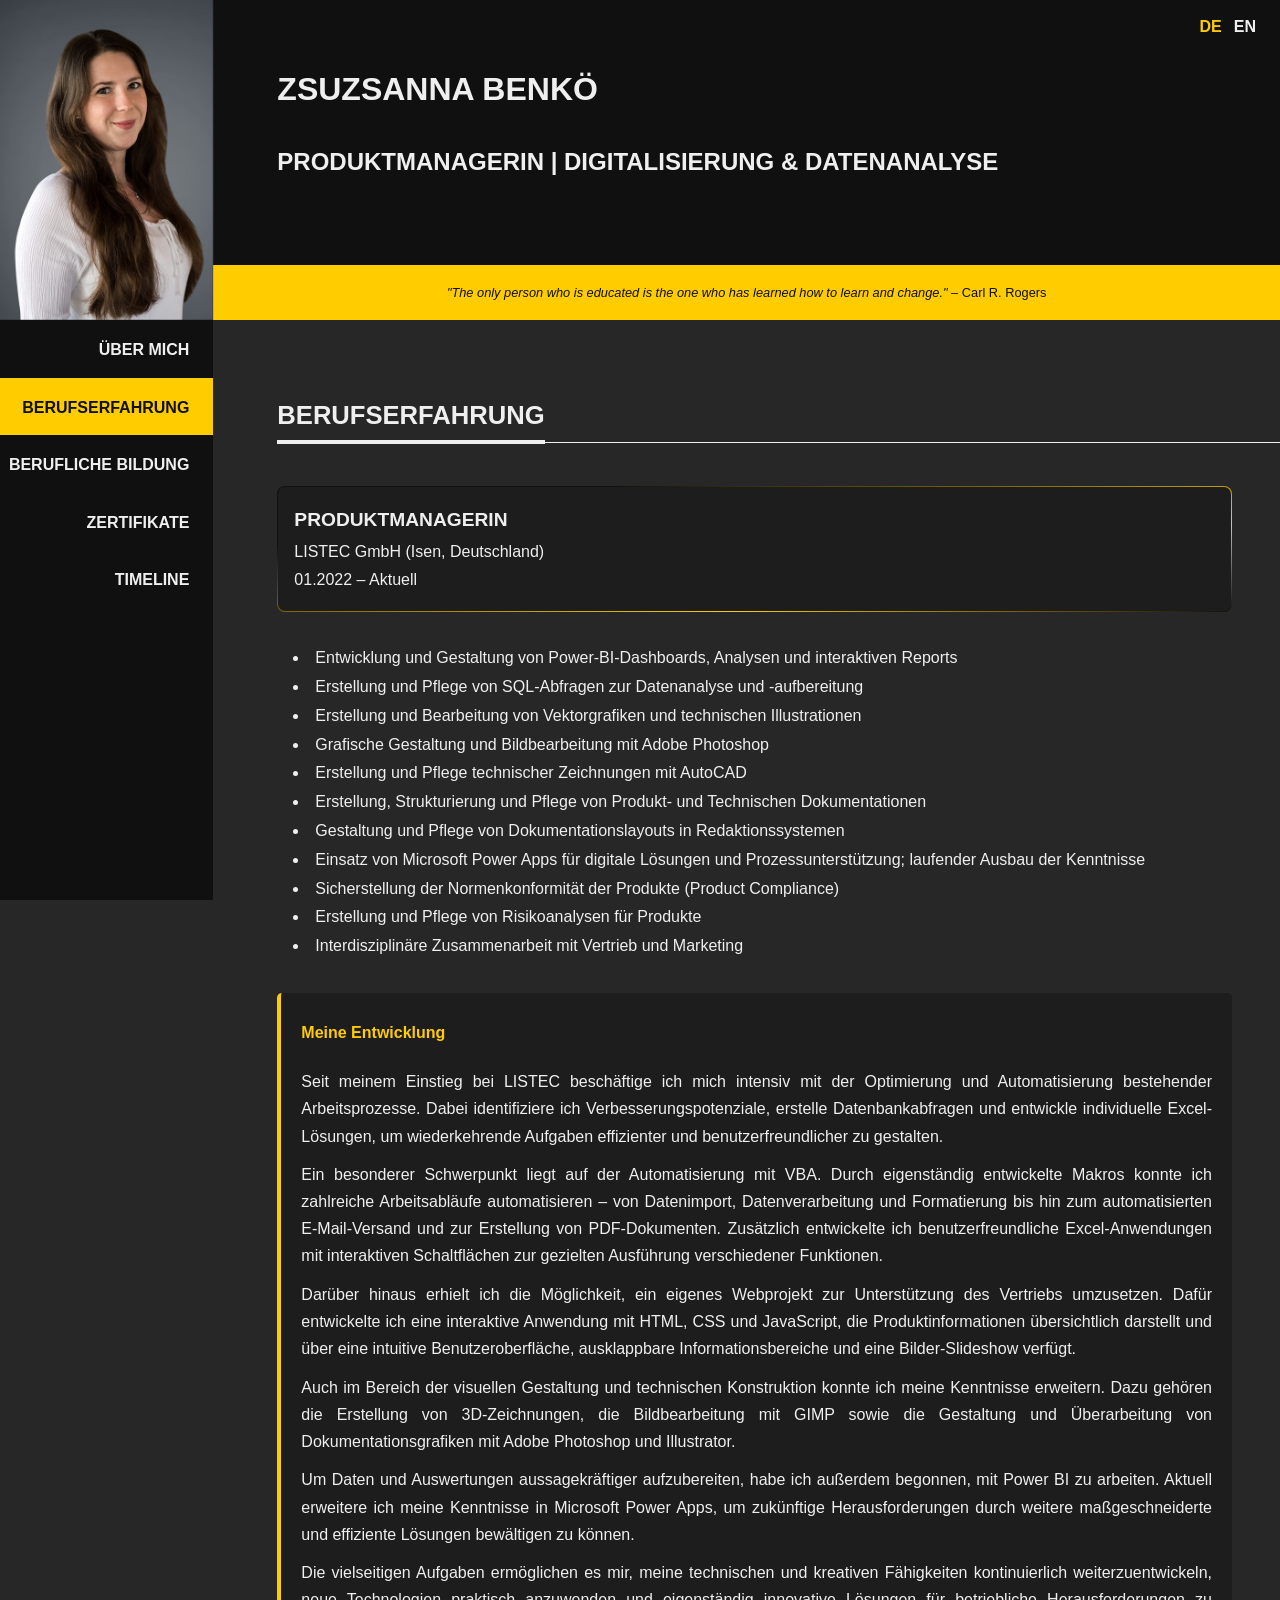
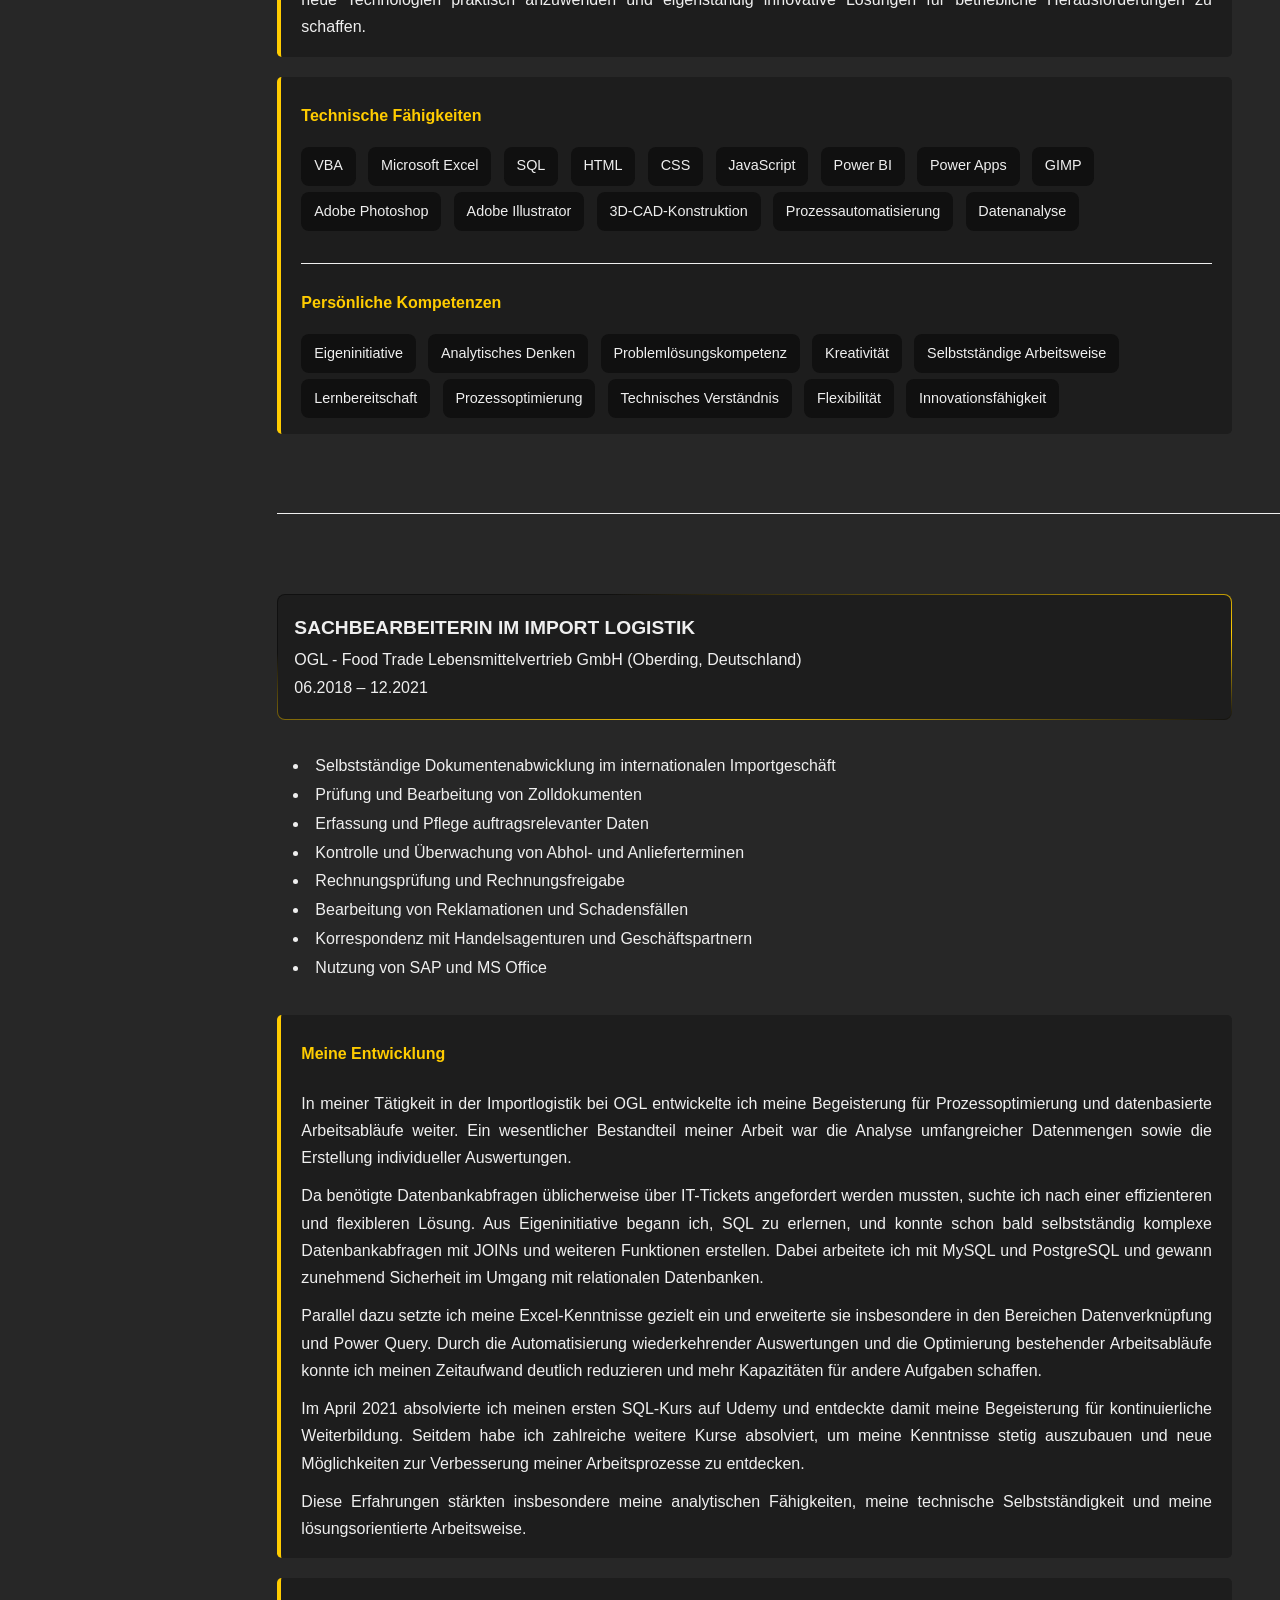
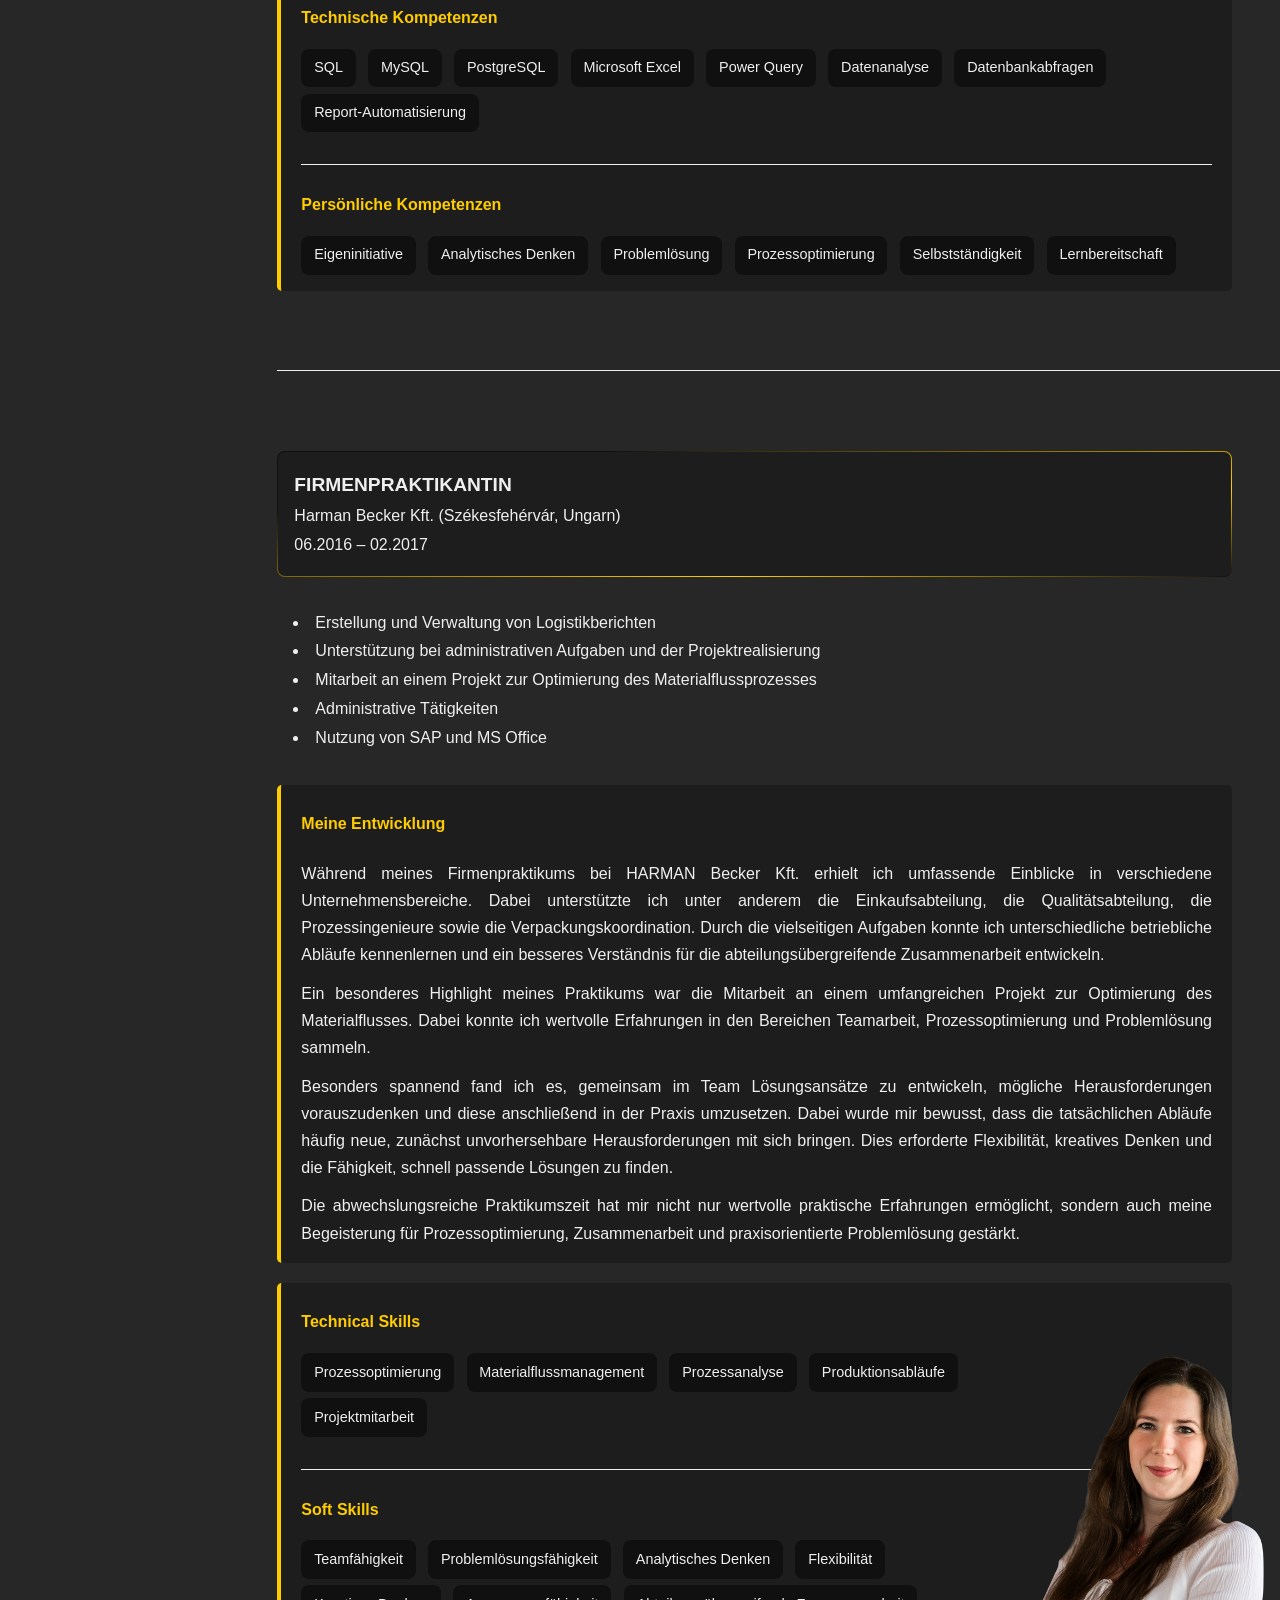
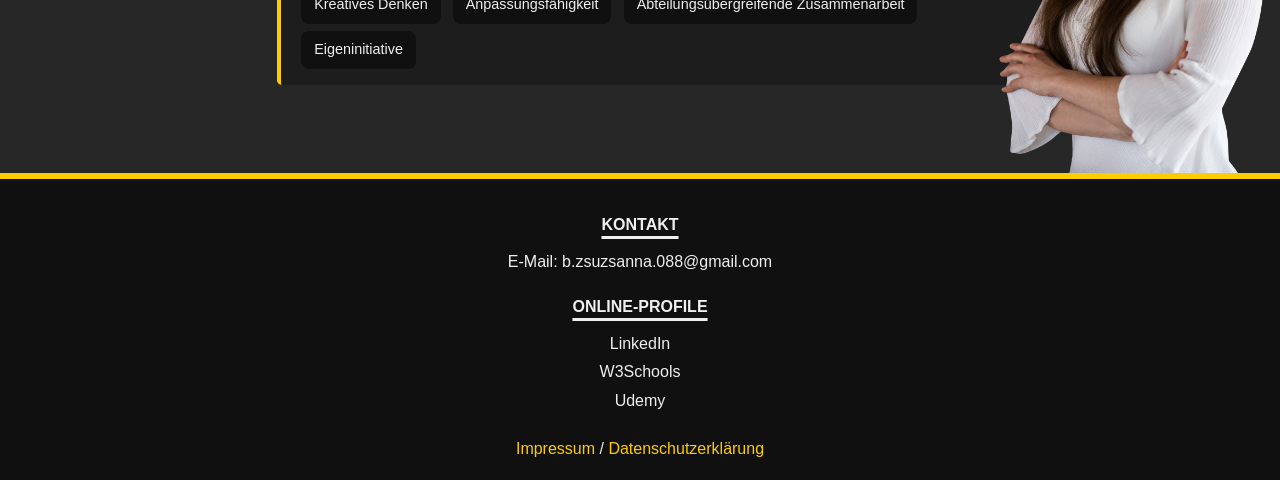
<file: berufserfahrung.html>
<!DOCTYPE html>
<html lang="de-DE">

    <head>
        <meta charset="utf-8">
        <meta name="viewport" content="width=device-width, initial-scale=1.0">
        <title>Zsuzsanna Benkö</title>
        <link rel="preload" as="image" href="./src/img/zsusanna-benkoe-cv-foto-header.jpg">

        <!-- FAVICON -->
        <link rel="icon" href="./favicon/favicon.ico" sizes="any">
        <link rel="icon" type="image/png" sizes="32x32" href="./favicon/favicon-32.png">
        <link rel="icon" type="image/png" sizes="16x16" href="./favicon/favicon-16.png">
        <link rel="apple-touch-icon" sizes="180x180" href="./favicon/apple-touch-icon.png">
        <meta name="theme-color" content="#272727">

        <!-- AUTHOR'S STYLESHEET -->
        <!-- Load shared layout and utility styles before site-specific rules. -->
        <link rel="stylesheet" type="text/css" href="./src/css/flexbox.css">
        <link rel="stylesheet" type="text/css" href="./src/css/components.css">
        <link rel="stylesheet" type="text/css" href="./src/css/element-spaces.css">
        <link rel="stylesheet" type="text/css" href="./src/css/styles.css">
    </head>

    <body>

        <!-- === HEADER === -->
        <!-- Site identity and responsive profile header. -->
        <header id="header" class="container">
                <nav class="language-switcher" aria-label="Sprachauswahl">
                    <a href="berufserfahrung.html" lang="de" aria-current="page">DE</a>
                    <a href="en/berufserfahrung.html" lang="en">EN</a>
                </nav>
                <div class="row">

                    <!-- The header image container for the CV photo. -->
                    <div id="header-img-container" class="col-5 col-sm-4 col-md-3 col-xl-2"></div>
                    
                    <!-- The header text container for name, title, and quote -->
                    <div id="header-text-container" class="col-7 col-sm-8 col-md-9 col-xl-10">
                        <div id="header-text-name">
                            <h1>Zsuzsanna Benkö</h1>
                            <h2>PRODUKTMANAGERIN | DIGITALISIERUNG & DATENANALYSE</h2>
                        </div>
                        <p id="header-text-quote" >
                            <i>"The only person who is educated is the one who has learned how to 
                            learn and change."</i> – Carl R. Rogers
                        </p>
                    </div>

                </div>
        </header>

        <!-- === MAIN === -->
        <!-- Main content and navigation. -->
        <main id="main" class="container">
            <div class="row">

                <!-- NAVIGATION -->
                <!-- The compact and full navigation variants are shown at different breakpoints. -->
                
                <!-- SMALL DISPLAY NAVIGATION -->
                <nav id="nav-container-small" class="display-block display-sm-none col-12">
                    <ul>
                        <li><a href="index.html">über mich</a></li>
                        <li class="active"><a href="berufserfahrung.html" aria-current="page">berufserfahrung</a></li>
                        <li><a href="berufliche_bildung.html">berufliche bildung</a></li>
                        <li><a href="zertifikate.html">zertifikate</a></li>
                        <li><a href="timeline.html">timeline</a></li>
                    </ul>
                </nav>
                <!-- FULL DISPLAY NAVIGATION -->
                <nav id="nav-container" class="display-none display-sm-block col-sm-4 col-md-3 col-xl-2">
                    <ul>
                        <li><a href="index.html">über mich</a></li>
                        <li class="active"><a href="berufserfahrung.html" aria-current="page">berufserfahrung</a></li>
                        <li><a href="berufliche_bildung.html">berufliche bildung</a></li>
                        <li><a href="zertifikate.html">zertifikate</a></li>
                        <li><a href="timeline.html">timeline</a></li>
                    </ul>
                </nav>

                <!-- MAIN CONTENT -->
                <!-- JOB EXPERIENCE -->
                <div id="main-container" class="overlay-job col-12 col-sm-8 col-md-9 col-xl-10">

                    <div id="job-section">
                        
                        <h2><span class="heading-text">BERUFSERFAHRUNG</span></h2>

                        <!-- Each entry groups the role, employer, dates, and key responsibilities. -->
                        <!-- LISTEC GmbH -->
                        <div id="listec" class="job-container">
                            <div class="job-data">
                                <h3>Produktmanagerin</h3>
                                <div>LISTEC GmbH (Isen, Deutschland)</div>
                                <div>01.2022 – Aktuell</div>
                            </div>
                            <div class="job-description">
                                <ul>
                                    <li>Entwicklung und Gestaltung von Power-BI-Dashboards, Analysen und interaktiven Reports</li>
                                    <li>Erstellung und Pflege von SQL-Abfragen zur Datenanalyse und -aufbereitung</li>
                                    <li>Erstellung und Bearbeitung von Vektorgrafiken und technischen Illustrationen</li>
                                    <li>Grafische Gestaltung und Bildbearbeitung mit Adobe Photoshop</li>
                                    <li>Erstellung und Pflege technischer Zeichnungen mit AutoCAD</li>
                                    <li>Erstellung, Strukturierung und Pflege von Produkt- und Technischen Dokumentationen</li>
                                    <li>Gestaltung und Pflege von Dokumentationslayouts in Redaktionssystemen</li>
                                    <li>Einsatz von Microsoft Power Apps für digitale Lösungen und Prozessunterstützung; laufender Ausbau der Kenntnisse</li>
                                    <li>Sicherstellung der Normenkonformität der Produkte (Product Compliance)</li>
                                    <li>Erstellung und Pflege von Risikoanalysen für Produkte</li>
                                    <li>Interdisziplinäre Zusammenarbeit mit Vertrieb und Marketing</li>
                                </ul>
                            </div>
                            
                            <div class="job-development">
                                <h4>Meine Entwicklung</h4>
                                <p>
                                    Seit meinem Einstieg bei LISTEC beschäftige ich mich intensiv mit der Optimierung und Automatisierung bestehender Arbeitsprozesse.
                                    Dabei identifiziere ich Verbesserungspotenziale, erstelle Datenbankabfragen und entwickle individuelle Excel-Lösungen, um wiederkehrende Aufgaben effizienter
                                    und benutzerfreundlicher zu gestalten.
                                </p>
                                <p>
                                    Ein besonderer Schwerpunkt liegt auf der Automatisierung mit VBA. Durch eigenständig entwickelte Makros konnte ich zahlreiche Arbeitsabläufe automatisieren – von Datenimport,
                                    Datenverarbeitung und Formatierung bis hin zum automatisierten E-Mail-Versand und zur Erstellung von PDF-Dokumenten. Zusätzlich entwickelte ich benutzerfreundliche
                                    Excel-Anwendungen mit interaktiven Schaltflächen zur gezielten Ausführung verschiedener Funktionen.
                                </p>
                                <p>
                                    Darüber hinaus erhielt ich die Möglichkeit, ein eigenes Webprojekt zur Unterstützung des Vertriebs umzusetzen. Dafür entwickelte ich eine interaktive Anwendung mit HTML,
                                    CSS und JavaScript, die Produktinformationen übersichtlich darstellt und über eine intuitive Benutzeroberfläche, ausklappbare Informationsbereiche und eine Bilder-Slideshow
                                    verfügt.
                                </p>
                                <p>
                                    Auch im Bereich der visuellen Gestaltung und technischen Konstruktion konnte ich meine Kenntnisse erweitern. Dazu gehören die Erstellung von 3D-Zeichnungen,
                                    die Bildbearbeitung mit GIMP sowie die Gestaltung und Überarbeitung von Dokumentationsgrafiken mit Adobe Photoshop und Illustrator.
                                </p>
                                <p>
                                    Um Daten und Auswertungen aussagekräftiger aufzubereiten, habe ich außerdem begonnen, mit Power BI zu arbeiten. Aktuell erweitere ich meine Kenntnisse in Microsoft Power Apps,
                                    um zukünftige Herausforderungen durch weitere maßgeschneiderte und effiziente Lösungen bewältigen zu können.
                                </p>
                                <p>
                                    Die vielseitigen Aufgaben ermöglichen es mir, meine technischen und kreativen Fähigkeiten kontinuierlich weiterzuentwickeln, neue Technologien praktisch anzuwenden und
                                    eigenständig innovative Lösungen für betriebliche Herausforderungen zu schaffen.
                                </p>
                            </div>

                            <div class="job-skills">
                                <div class="job-skills-technical">
                                    <h4>Technische Fähigkeiten</h4>
                                    <span class="job-skill-tag">VBA</span>
                                    <span class="job-skill-tag">Microsoft Excel</span>
                                    <span class="job-skill-tag">SQL</span>
                                    <span class="job-skill-tag">HTML</span>
                                    <span class="job-skill-tag">CSS</span>
                                    <span class="job-skill-tag">JavaScript</span>
                                    <span class="job-skill-tag">Power BI</span>
                                    <span class="job-skill-tag">Power Apps</span>
                                    <span class="job-skill-tag">GIMP</span>
                                    <span class="job-skill-tag">Adobe Photoshop</span>
                                    <span class="job-skill-tag">Adobe Illustrator</span>
                                    <span class="job-skill-tag">3D-CAD-Konstruktion</span>
                                    <span class="job-skill-tag">Prozessautomatisierung</span>
                                    <span class="job-skill-tag">Datenanalyse</span>
                                </div>
                                <div>
                                    <h4>Persönliche Kompetenzen</h4>
                                    <span class="job-skill-tag">Eigeninitiative</span>
                                    <span class="job-skill-tag">Analytisches Denken</span>
                                    <span class="job-skill-tag">Problemlösungskompetenz</span>
                                    <span class="job-skill-tag">Kreativität</span>
                                    <span class="job-skill-tag">Selbstständige Arbeitsweise</span>
                                    <span class="job-skill-tag">Lernbereitschaft</span>
                                    <span class="job-skill-tag">Prozessoptimierung</span>
                                    <span class="job-skill-tag">Technisches Verständnis</span>
                                    <span class="job-skill-tag">Flexibilität</span>
                                    <span class="job-skill-tag">Innovationsfähigkeit</span>
                                </div>
                            </div>

                        </div>

                        <!-- OGL -->
                        <div id="ogl" class="job-container">
                            <div class="job-data">
                                <h3>SACHBEARBEITERIN IM IMPORT LOGISTIK</h3>
                                <div>OGL - Food Trade Lebensmittelvertrieb GmbH (Oberding, Deutschland)</div>
                                <div>06.2018 – 12.2021</div>
                            </div>
                            <div class="job-description">
                                <ul>
                                    <li>Selbstständige Dokumentenabwicklung im internationalen Importgeschäft</li>
                                    <li>Prüfung und Bearbeitung von Zolldokumenten</li>
                                    <li>Erfassung und Pflege auftragsrelevanter Daten</li>
                                    <li>Kontrolle und Überwachung von Abhol- und Anlieferterminen</li>
                                    <li>Rechnungsprüfung und Rechnungsfreigabe</li>
                                    <li>Bearbeitung von Reklamationen und Schadensfällen</li>
                                    <li>Korrespondenz mit Handelsagenturen und Geschäftspartnern</li>
                                    <li>Nutzung von SAP und MS Office</li>
                                </ul>
                            </div>
                            <div class="job-development">
                                <h4>Meine Entwicklung</h4>
                                <p>
                                    In meiner Tätigkeit in der Importlogistik bei OGL entwickelte ich meine Begeisterung für Prozessoptimierung und datenbasierte Arbeitsabläufe weiter. 
                                    Ein wesentlicher Bestandteil meiner Arbeit war die Analyse umfangreicher Datenmengen sowie die Erstellung individueller Auswertungen.
                                </p>
                                <p>
                                    Da benötigte Datenbankabfragen üblicherweise über IT-Tickets angefordert werden mussten, suchte ich nach einer effizienteren und flexibleren Lösung. 
                                    Aus Eigeninitiative begann ich, SQL zu erlernen, und konnte schon bald selbstständig komplexe Datenbankabfragen mit JOINs und weiteren Funktionen 
                                    erstellen. Dabei arbeitete ich mit MySQL und PostgreSQL und gewann zunehmend Sicherheit im Umgang mit relationalen Datenbanken.
                                </p>
                                <p>
                                    Parallel dazu setzte ich meine Excel-Kenntnisse gezielt ein und erweiterte sie insbesondere in den Bereichen Datenverknüpfung und Power Query. 
                                    Durch die Automatisierung wiederkehrender Auswertungen und die Optimierung bestehender Arbeitsabläufe konnte ich meinen Zeitaufwand deutlich 
                                    reduzieren und mehr Kapazitäten für andere Aufgaben schaffen.                                
                                </p>
                                <p>
                                    Im April 2021 absolvierte ich meinen ersten SQL-Kurs auf Udemy und entdeckte damit meine Begeisterung für kontinuierliche Weiterbildung. 
                                    Seitdem habe ich zahlreiche weitere Kurse absolviert, um meine Kenntnisse stetig auszubauen und neue Möglichkeiten zur Verbesserung meiner 
                                    Arbeitsprozesse zu entdecken.
                                </p>
                                <p>
                                    Diese Erfahrungen stärkten insbesondere meine analytischen Fähigkeiten, meine technische Selbstständigkeit und meine lösungsorientierte 
                                    Arbeitsweise.
                                </p>
                            </div>
                            <div class="job-skills">
                                <div class="job-skills-technical">
                                    <h4>Technische Kompetenzen</h4>
                                    <span class="job-skill-tag">SQL</span>
                                    <span class="job-skill-tag">MySQL</span>
                                    <span class="job-skill-tag">PostgreSQL</span>
                                    <span class="job-skill-tag">Microsoft Excel</span>
                                    <span class="job-skill-tag">Power Query</span>
                                    <span class="job-skill-tag">Datenanalyse</span>
                                    <span class="job-skill-tag">Datenbankabfragen</span>
                                    <span class="job-skill-tag">Report-Automatisierung</span>
                                </div>
                                <div>
                                    <h4>Persönliche Kompetenzen</h4>
                                    <span class="job-skill-tag">Eigeninitiative</span>
                                    <span class="job-skill-tag">Analytisches Denken</span>
                                    <span class="job-skill-tag">Problemlösung</span>
                                    <span class="job-skill-tag">Prozessoptimierung</span>
                                    <span class="job-skill-tag">Selbstständigkeit</span>
                                    <span class="job-skill-tag">Lernbereitschaft</span>
                                </div>
                            </div>
                        </div>

                        <!-- HARMAN -->
                        <div id="harman" class="job-container">
                            <div class="job-data">
                                <h3>FIRMENPRAKTIKANTIN</h3>
                                <div>Harman Becker Kft. (Székesfehérvár, Ungarn)</div>
                                <div>06.2016 – 02.2017</div>
                            </div>
                            <div class="job-description">
                                <ul>
                                    <li>Erstellung und Verwaltung von Logistikberichten</li>
                                    <li>Unterstützung bei administrativen Aufgaben und der Projektrealisierung</li>
                                    <li>Mitarbeit an einem Projekt zur Optimierung des Materialflussprozesses</li>
                                    <li>Administrative Tätigkeiten</li>
                                    <li>Nutzung von SAP und MS Office</li>
                                </ul>
                            </div>
                            <div class="job-development">
                                <h4>Meine Entwicklung</h4>
                                <p>
                                    Während meines Firmenpraktikums bei HARMAN Becker Kft. erhielt ich umfassende Einblicke in verschiedene Unternehmensbereiche. 
                                    Dabei unterstützte ich unter anderem die Einkaufsabteilung, die Qualitätsabteilung, die Prozessingenieure sowie die 
                                    Verpackungskoordination. Durch die vielseitigen Aufgaben konnte ich unterschiedliche betriebliche Abläufe kennenlernen und ein 
                                    besseres Verständnis für die abteilungsübergreifende Zusammenarbeit entwickeln.
                                </p>   
                                <p> 
                                    Ein besonderes Highlight meines Praktikums war die Mitarbeit an einem umfangreichen Projekt zur Optimierung des Materialflusses. 
                                    Dabei konnte ich wertvolle Erfahrungen in den Bereichen Teamarbeit, Prozessoptimierung und Problemlösung sammeln.
                                </p>   
                                <p> 
                                    Besonders spannend fand ich es, gemeinsam im Team Lösungsansätze zu entwickeln, mögliche Herausforderungen 
                                    vorauszudenken und diese anschließend in der Praxis umzusetzen. Dabei wurde mir bewusst, dass die tatsächlichen Abläufe häufig neue, 
                                    zunächst unvorhersehbare Herausforderungen mit sich bringen. Dies erforderte Flexibilität, kreatives Denken und die Fähigkeit, 
                                    schnell passende Lösungen zu finden.
                                </p>   
                                <p> 
                                    Die abwechslungsreiche Praktikumszeit hat mir nicht nur wertvolle praktische Erfahrungen ermöglicht, 
                                    sondern auch meine Begeisterung für Prozessoptimierung, Zusammenarbeit und praxisorientierte Problemlösung gestärkt.
                                </p>
                            </div>
                            <div class="job-skills">
                                <div class="job-skills-technical">
                                    <h4>Technical Skills</h4>
                                    <span class="job-skill-tag">Prozessoptimierung</span>
                                    <span class="job-skill-tag">Materialflussmanagement</span>
                                    <span class="job-skill-tag">Prozessanalyse</span>
                                    <span class="job-skill-tag">Produktionsabläufe</span>
                                    <span class="job-skill-tag">Projektmitarbeit</span>
                                </div>
                                <div class="job-skills-soft">
                                    <h4>Soft Skills</h4>
                                    <span class="job-skill-tag">Teamfähigkeit</span>
                                    <span class="job-skill-tag">Problemlösungsfähigkeit</span>
                                    <span class="job-skill-tag">Analytisches Denken</span>
                                    <span class="job-skill-tag">Flexibilität</span>
                                    <span class="job-skill-tag">Kreatives Denken</span>
                                    <span class="job-skill-tag">Anpassungsfähigkeit</span>
                                    <span class="job-skill-tag">Abteilungsübergreifende Zusammenarbeit</span>
                                    <span class="job-skill-tag">Eigeninitiative</span>
                                </div>
                            </div>
                        </div>
                    </div>
                
                </div>

            </div>
        </main>

        <!-- === FOOTER === -->
        <!-- Contact details and external professional profiles. -->
        <footer id="footer">
            <div class="row">
                <div class="col-12">
                    <div class="footer-heading">Kontakt</div>
                    <div>E-Mail: <a href="mailto:b.zsuzsanna.088@gmail.com">b.zsuzsanna.088@gmail.com</a></div>
                    
                    <div class="footer-heading">Online-Profile</div>
                    <div><a href="https://www.linkedin.com/in/zsuzsanna-benkoe" target="_blank" rel="noopener noreferrer">LinkedIn</a></div>
                    <div><a href="https://www.w3profile.com/Susi88/" target="_blank" rel="noopener noreferrer">W3Schools</a></div>
                    <div><a href="https://www.udemy.com/user/zsuzsanna-benko-2/" target="_blank" rel="noopener noreferrer">Udemy</a></div>
                    <div id="legal-links">
                        <a id="impressum-btn" href="./impressum.html">Impressum</a> / 
                        <a id="privacy-btn" href="./privacy.html">Datenschutzerklärung</a>
                    </div>
                </div>
            </div>
        </footer>

        <!-- === JAVASCRIPT === -->
        <script src="./src/js/main.js"></script>

    </body>

</html>
</file>
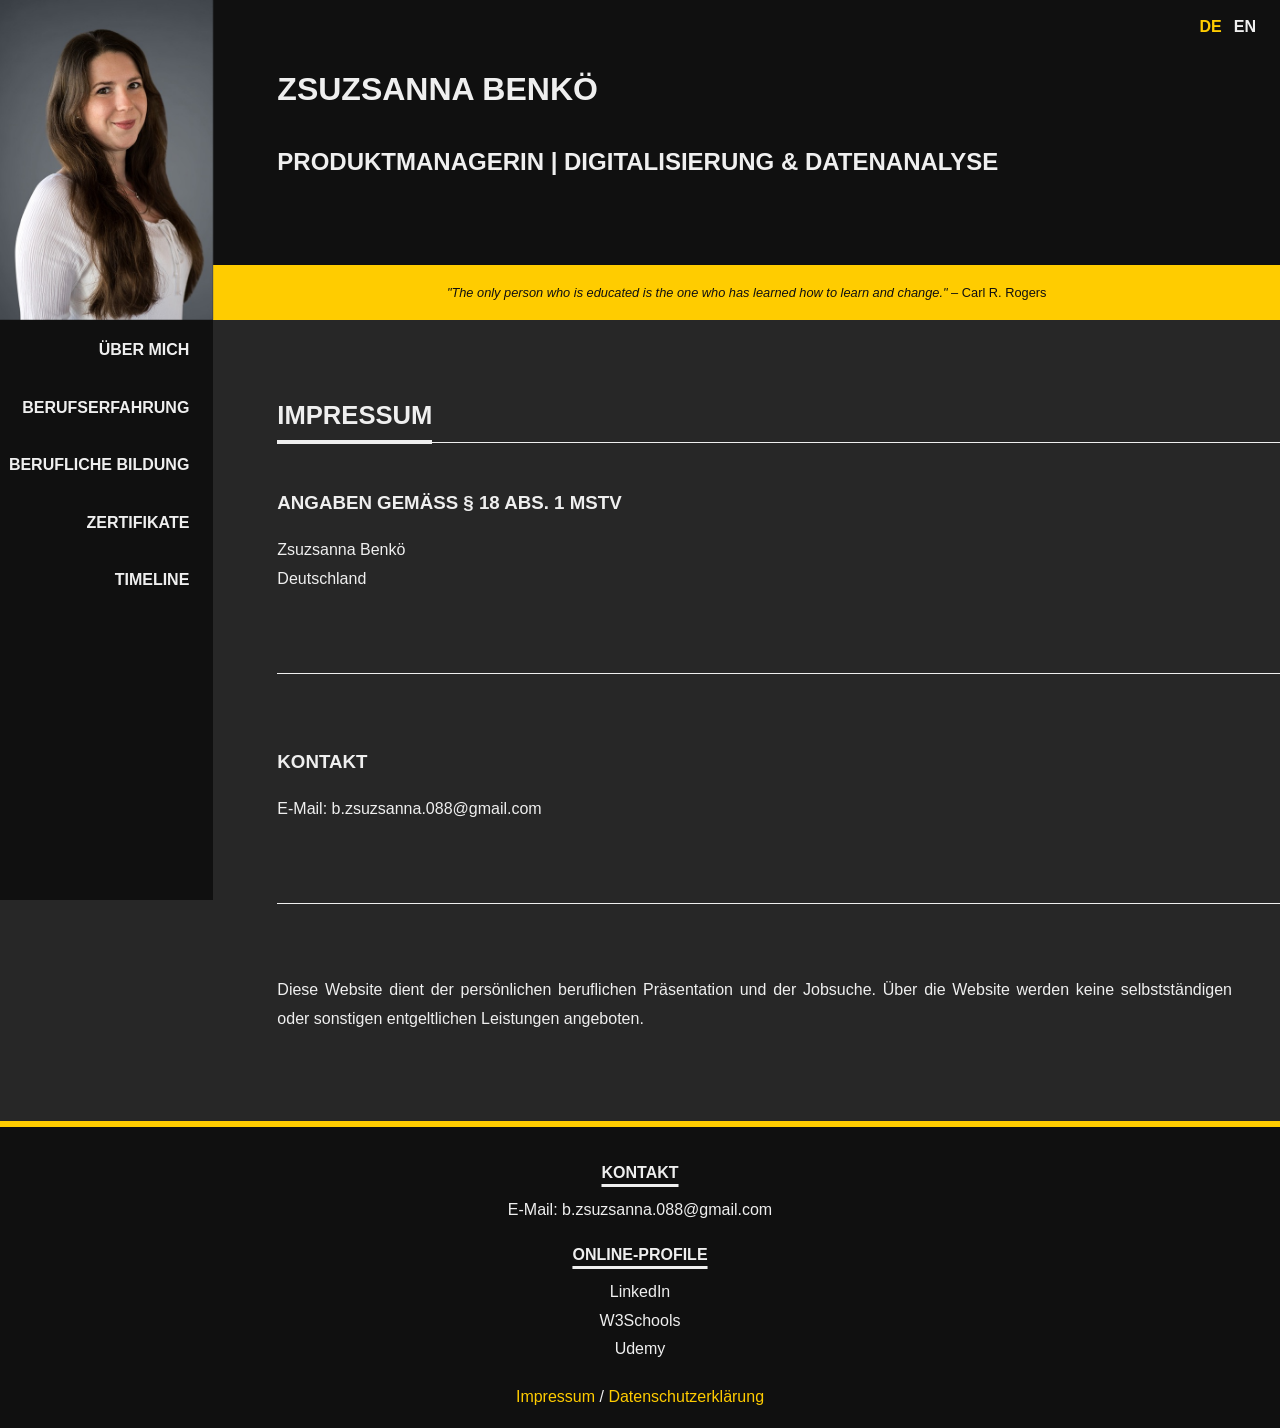
<file: impressum.html>
<!DOCTYPE html>
<html lang="de-DE">

    <head>
        <meta charset="utf-8">
        <meta name="viewport" content="width=device-width, initial-scale=1.0">
        <title>Zsuzsanna Benkö</title>
        <link rel="preload" as="image" href="./src/img/zsusanna-benkoe-cv-foto-header.jpg">

        <!-- FAVICON -->
        <link rel="icon" href="./favicon/favicon.ico" sizes="any">
        <link rel="icon" type="image/png" sizes="32x32" href="./favicon/favicon-32.png">
        <link rel="icon" type="image/png" sizes="16x16" href="./favicon/favicon-16.png">
        <link rel="apple-touch-icon" sizes="180x180" href="./favicon/apple-touch-icon.png">
        <meta name="theme-color" content="#272727">

        <!-- AUTHOR'S STYLESHEET -->
        <!-- Load shared layout and utility styles before site-specific rules. -->
        <link rel="stylesheet" type="text/css" href="./src/css/flexbox.css">
        <link rel="stylesheet" type="text/css" href="./src/css/components.css">
        <link rel="stylesheet" type="text/css" href="./src/css/element-spaces.css">
        <link rel="stylesheet" type="text/css" href="./src/css/styles.css">
    </head>

    <body>

        <!-- === HEADER === -->
        <!-- Site identity and responsive profile header. -->
        <header id="header" class="container">
                <nav class="language-switcher" aria-label="Sprachauswahl">
                    <a href="impressum.html" lang="de" aria-current="page">DE</a>
                    <a href="en/impressum.html" lang="en">EN</a>
                </nav>
                <div class="row">

                    <!-- The header image container for the CV photo. -->
                    <div id="header-img-container" class="col-5 col-sm-4 col-md-3 col-xl-2"></div>

                    <!-- The header text container for name, title, and quote -->
                    <div id="header-text-container" class="col-7 col-sm-8 col-md-9 col-xl-10">
                        <div id="header-text-name">
                            <h1>Zsuzsanna Benkö</h1>
                            <h2>PRODUKTMANAGERIN | DIGITALISIERUNG & DATENANALYSE</h2>
                        </div>
                        <p id="header-text-quote">
                            <i>"The only person who is educated is the one who has learned how to 
                            learn and change."</i> – Carl R. Rogers
                        </p>
                    </div>

                </div>
        </header>

        <!-- === MAIN === -->
        <!-- Main content and navigation. -->
        <main id="main" class="container">
            <div class="row">

                <!-- NAVIGATION -->
                <!-- The compact and full navigation variants are shown at different breakpoints. -->

                <!-- SMALL DISPLAY NAVIGATION -->
                <nav id="nav-container-small" class="display-block display-sm-none col-12">
                    <ul>
                        <li><a href="index.html">über mich</a></li>
                        <li><a href="berufserfahrung.html">berufserfahrung</a></li>
                        <li><a href="berufliche_bildung.html">berufliche bildung</a></li>
                        <li><a href="zertifikate.html">zertifikate</a></li>
                        <li><a href="timeline.html">timeline</a></li>
                    </ul>
                </nav>
                <!-- FULL DISPLAY NAVIGATION -->
                <nav id="nav-container" class="display-none display-sm-block col-sm-4 col-md-3 col-xl-2">
                    <ul>
                        <li><a href="index.html">über mich</a></li>
                        <li><a href="berufserfahrung.html">berufserfahrung</a></li>
                        <li><a href="berufliche_bildung.html">berufliche bildung</a></li>
                        <li><a href="zertifikate.html">zertifikate</a></li>
                        <li><a href="timeline.html">timeline</a></li>
                    </ul>
                </nav>


                <!-- MAIN CONTENT -->
                <div id="main-container" class="col-12 col-sm-8 col-md-9 col-xl-10">
                    <div id="impressum-section">
                        <h2><span class="heading-text">Impressum</span></h2>

                        <div class="impressum-container">
                            <h3>Angaben gemäß § 18 Abs. 1 MStV</h3>
                            <p>
                                Zsuzsanna Benkö<br>
                                Deutschland
                            </p>
                        </div>

                        <div class="impressum-container">
                            <h3 id="impressum-contact">Kontakt</h3>
                            <p>
                                E-Mail:
                                <a href="mailto:b.zsuzsanna.088@gmail.com">b.zsuzsanna.088@gmail.com</a>
                            </p>
                        </div>

                        <div class="impressum-container">
                            <p>
                                Diese Website dient der persönlichen beruflichen Präsentation und der Jobsuche.
                                Über die Website werden keine selbstständigen oder sonstigen entgeltlichen Leistungen angeboten.
                            </p>
                        </div>
                    </div>
                </div>


            </div>
        </main>


        <!-- === FOOTER === -->
        <!-- Contact details and external professional profiles. -->
        <footer id="footer">
            <div class="row">
                <div class="col-12">
                    <div class="footer-heading">Kontakt</div>
                    <div>E-Mail: <a href="mailto:b.zsuzsanna.088@gmail.com">b.zsuzsanna.088@gmail.com</a></div>
                    
                    <div class="footer-heading">Online-Profile</div>
                    <div><a href="https://www.linkedin.com/in/zsuzsanna-benkoe" target="_blank" rel="noopener noreferrer">LinkedIn</a></div>
                    <div><a href="https://www.w3profile.com/Susi88/" target="_blank" rel="noopener noreferrer">W3Schools</a></div>
                    <div><a href="https://www.udemy.com/user/zsuzsanna-benko-2/" target="_blank" rel="noopener noreferrer">Udemy</a></div>
                    <div id="legal-links">
                        <a id="impressum-btn" href="./impressum.html">Impressum</a> / 
                        <a id="privacy-btn" href="./privacy.html">Datenschutzerklärung</a>
                    </div>
                </div>
            </div>
        </footer>

        <!-- === JAVASCRIPT === -->
        <script src="./src/js/main.js"></script>

    </body>

</html>
</file>
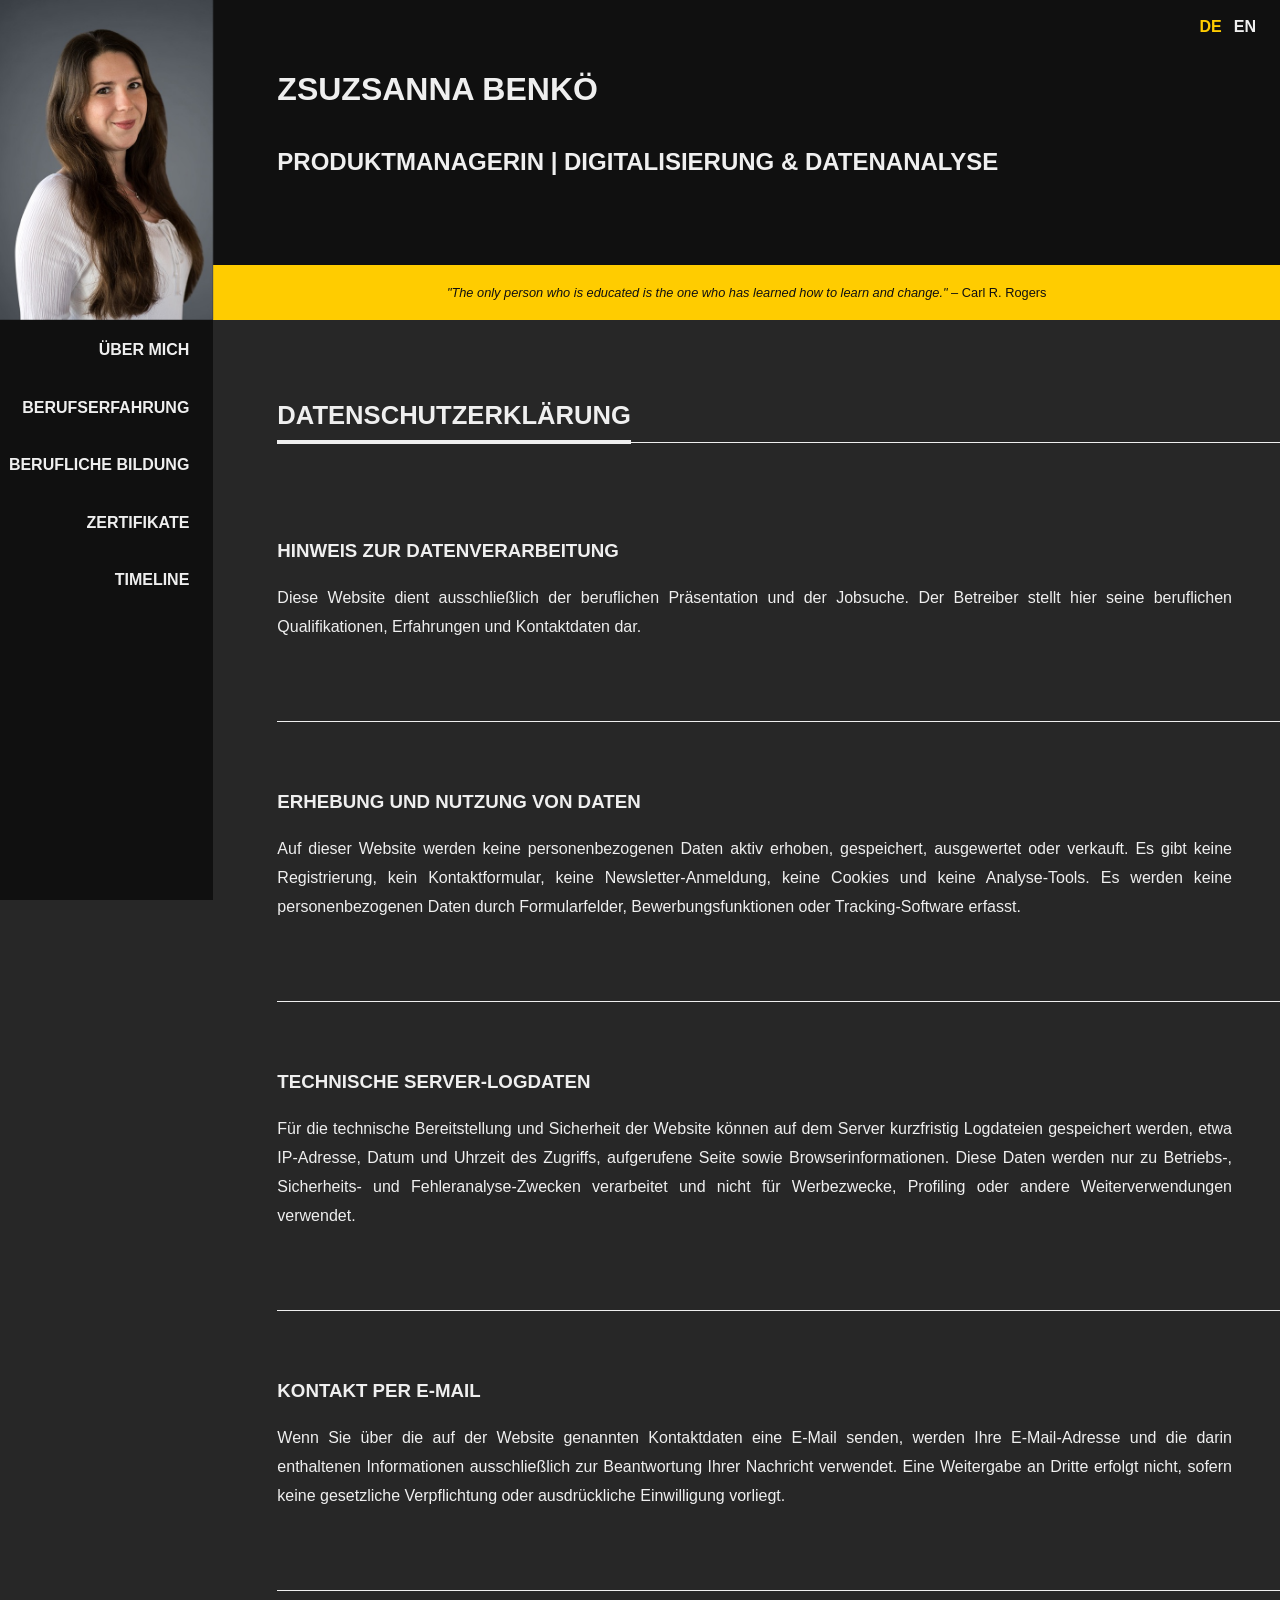
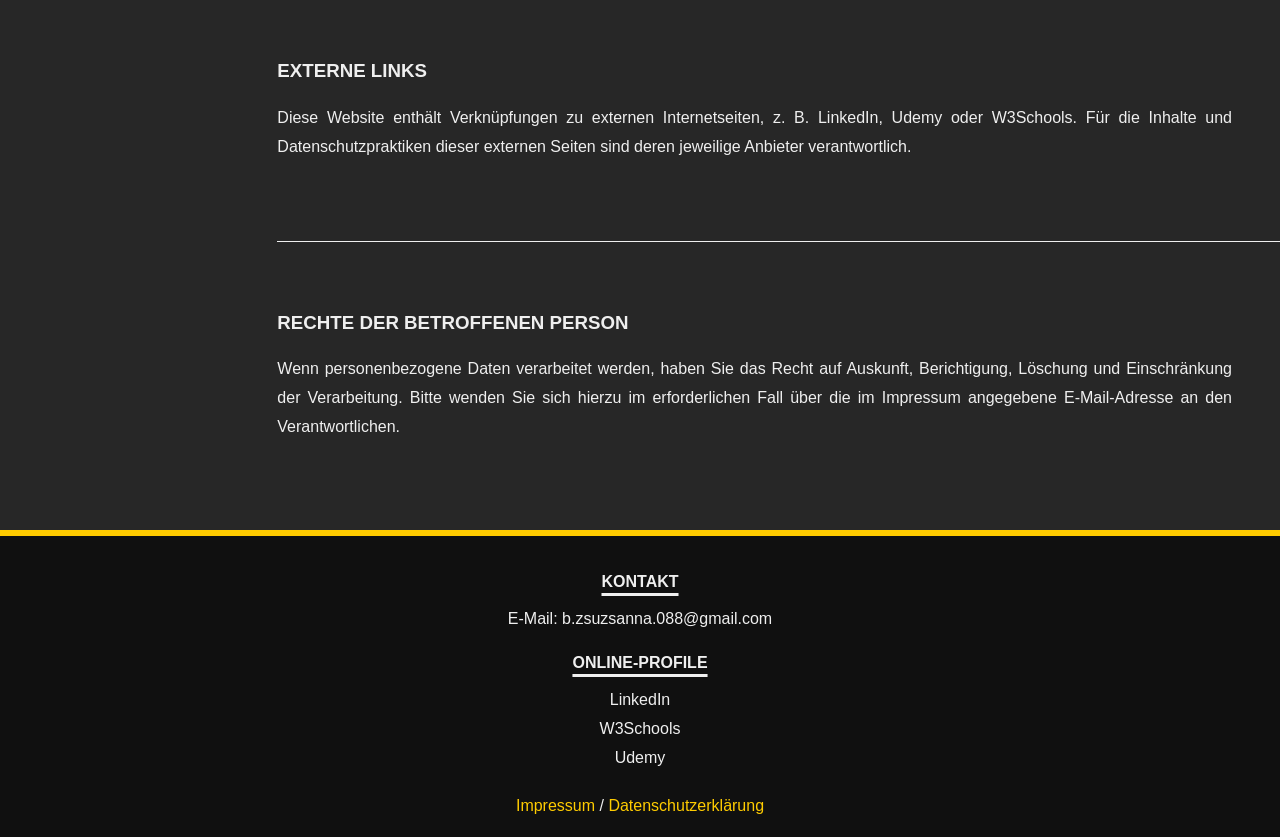
<file: privacy.html>
<!DOCTYPE html>
<html lang="de-DE">

    <head>
        <meta charset="utf-8">
        <meta name="viewport" content="width=device-width, initial-scale=1.0">
        <title>Zsuzsanna Benkö</title>
        <link rel="preload" as="image" href="./src/img/zsusanna-benkoe-cv-foto-header.jpg">

        <link rel="icon" href="./favicon/favicon.ico" sizes="any">
        <link rel="icon" type="image/png" sizes="32x32" href="./favicon/favicon-32.png">
        <link rel="icon" type="image/png" sizes="16x16" href="./favicon/favicon-16.png">
        <link rel="apple-touch-icon" sizes="180x180" href="./favicon/apple-touch-icon.png">
        <meta name="theme-color" content="#272727">

        <link rel="stylesheet" type="text/css" href="./src/css/flexbox.css">
        <link rel="stylesheet" type="text/css" href="./src/css/components.css">
        <link rel="stylesheet" type="text/css" href="./src/css/element-spaces.css">
        <link rel="stylesheet" type="text/css" href="./src/css/styles.css">
    </head>

    <body>
        <header id="header" class="container">
            <nav class="language-switcher" aria-label="Sprachauswahl">
                <a href="privacy.html" lang="de" aria-current="page">DE</a>
                <a href="en/privacy.html" lang="en">EN</a>
            </nav>
            <div class="row">
                <div id="header-img-container" class="col-5 col-sm-4 col-md-3 col-xl-2"></div>
                <div id="header-text-container" class="col-7 col-sm-8 col-md-9 col-xl-10">
                    <div id="header-text-name">
                        <h1>Zsuzsanna Benkö</h1>
                        <h2>PRODUKTMANAGERIN | DIGITALISIERUNG & DATENANALYSE</h2>
                    </div>
                    <p id="header-text-quote">
                        <i>"The only person who is educated is the one who has learned how to
                        learn and change."</i> – Carl R. Rogers
                    </p>
                </div>
            </div>
        </header>

        <main id="main" class="container">
            <div class="row">
                <nav id="nav-container-small" class="display-block display-sm-none col-12">
                    <ul>
                        <li><a href="index.html">über mich</a></li>
                        <li><a href="berufserfahrung.html">berufserfahrung</a></li>
                        <li><a href="berufliche_bildung.html">berufliche bildung</a></li>
                        <li><a href="zertifikate.html">zertifikate</a></li>
                        <li><a href="timeline.html">timeline</a></li>
                    </ul>
                </nav>
                <nav id="nav-container" class="display-none display-sm-block col-sm-4 col-md-3 col-xl-2">
                    <ul>
                        <li><a href="index.html">über mich</a></li>
                        <li><a href="berufserfahrung.html">berufserfahrung</a></li>
                        <li><a href="berufliche_bildung.html">berufliche bildung</a></li>
                        <li><a href="zertifikate.html">zertifikate</a></li>
                        <li><a href="timeline.html">timeline</a></li>
                    </ul>
                </nav>

                <div id="main-container" class="col-12 col-sm-8 col-md-9 col-xl-10">
                    <div id="privacy-section">
                        <h2><span class="heading-text">Datenschutzerklärung</span></h2>

                        <div class="privacy-container">
                            <h3>Hinweis zur Datenverarbeitung</h3>
                            <p>
                                Diese Website dient ausschließlich der beruflichen Präsentation und der Jobsuche. Der Betreiber stellt hier
                                seine beruflichen Qualifikationen, Erfahrungen und Kontaktdaten dar.
                            </p>
                        </div>

                        <div class="privacy-container">
                            <h3>Erhebung und Nutzung von Daten</h3>
                            <p>
                                Auf dieser Website werden keine personenbezogenen Daten aktiv erhoben, gespeichert, ausgewertet oder verkauft.
                                Es gibt keine Registrierung, kein Kontaktformular, keine Newsletter-Anmeldung, keine Cookies und keine Analyse-Tools.
                                Es werden keine personenbezogenen Daten durch Formularfelder, Bewerbungsfunktionen oder Tracking-Software erfasst.
                            </p>
                        </div>

                        <div class="privacy-container">
                            <h3>Technische Server-Logdaten</h3>
                            <p>
                                Für die technische Bereitstellung und Sicherheit der Website können auf dem Server kurzfristig Logdateien gespeichert
                                werden, etwa IP-Adresse, Datum und Uhrzeit des Zugriffs, aufgerufene Seite sowie Browserinformationen. Diese Daten
                                werden nur zu Betriebs-, Sicherheits- und Fehleranalyse-Zwecken verarbeitet und nicht für Werbezwecke, Profiling oder
                                andere Weiterverwendungen verwendet.
                            </p>
                        </div>

                        <div class="privacy-container">
                            <h3>Kontakt per E-Mail</h3>
                            <p>
                                Wenn Sie über die auf der Website genannten Kontaktdaten eine E-Mail senden, werden Ihre E-Mail-Adresse und die darin
                                enthaltenen Informationen ausschließlich zur Beantwortung Ihrer Nachricht verwendet. Eine Weitergabe an Dritte erfolgt
                                nicht, sofern keine gesetzliche Verpflichtung oder ausdrückliche Einwilligung vorliegt.
                            </p>
                        </div>

                        <div class="privacy-container">
                            <h3>Externe Links</h3>
                            <p>
                                Diese Website enthält Verknüpfungen zu externen Internetseiten, z. B. LinkedIn, Udemy oder W3Schools. Für die Inhalte
                                und Datenschutzpraktiken dieser externen Seiten sind deren jeweilige Anbieter verantwortlich.
                            </p>
                        </div>

                        <div class="privacy-container">
                            <h3>Rechte der betroffenen Person</h3>
                            <p>
                                Wenn personenbezogene Daten verarbeitet werden, haben Sie das Recht auf Auskunft, Berichtigung, Löschung und
                                Einschränkung der Verarbeitung. Bitte wenden Sie sich hierzu im erforderlichen Fall über die im Impressum angegebene
                                E-Mail-Adresse an den Verantwortlichen.
                            </p>
                        </div>
                    </div>
                </div>
            </div>
        </main>

        <footer id="footer">
            <div class="row">
                <div class="col-12">
                    <div class="footer-heading">Kontakt</div>
                    <div>E-Mail: <a href="mailto:b.zsuzsanna.088@gmail.com">b.zsuzsanna.088@gmail.com</a></div>

                    <div class="footer-heading">Online-Profile</div>
                    <div><a href="https://www.linkedin.com/in/zsuzsanna-benkoe" target="_blank" rel="noopener noreferrer">LinkedIn</a></div>
                    <div><a href="https://www.w3profile.com/Susi88/" target="_blank" rel="noopener noreferrer">W3Schools</a></div>
                    <div><a href="https://www.udemy.com/user/zsuzsanna-benko-2/" target="_blank" rel="noopener noreferrer">Udemy</a></div>
                    <div id="legal-links">
                        <a id="impressum-btn" href="./impressum.html">Impressum</a> / 
                        <a id="privacy-btn" href="./privacy.html">Datenschutzerklärung</a>
                    </div>
                </div>
            </div>
        </footer>

        <script src="./src/js/main.js"></script>
    </body>
</html>
</file>
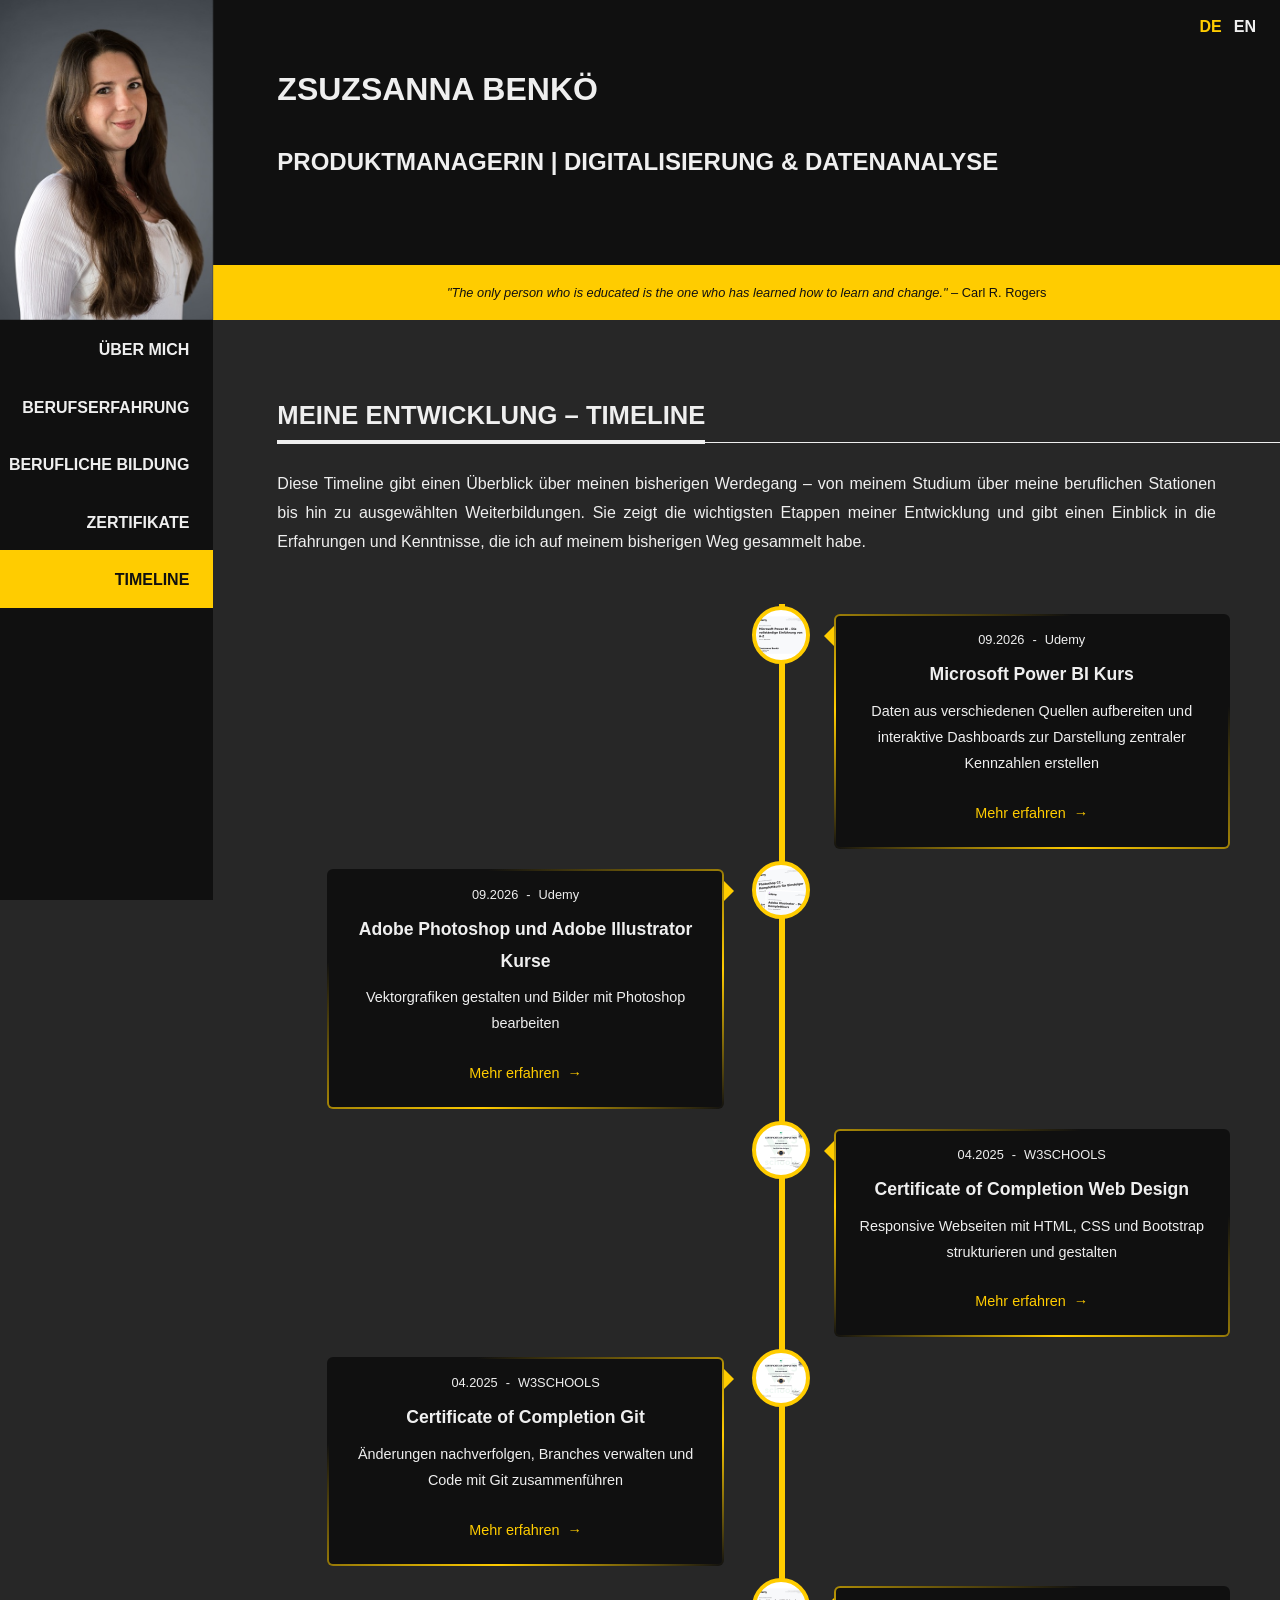
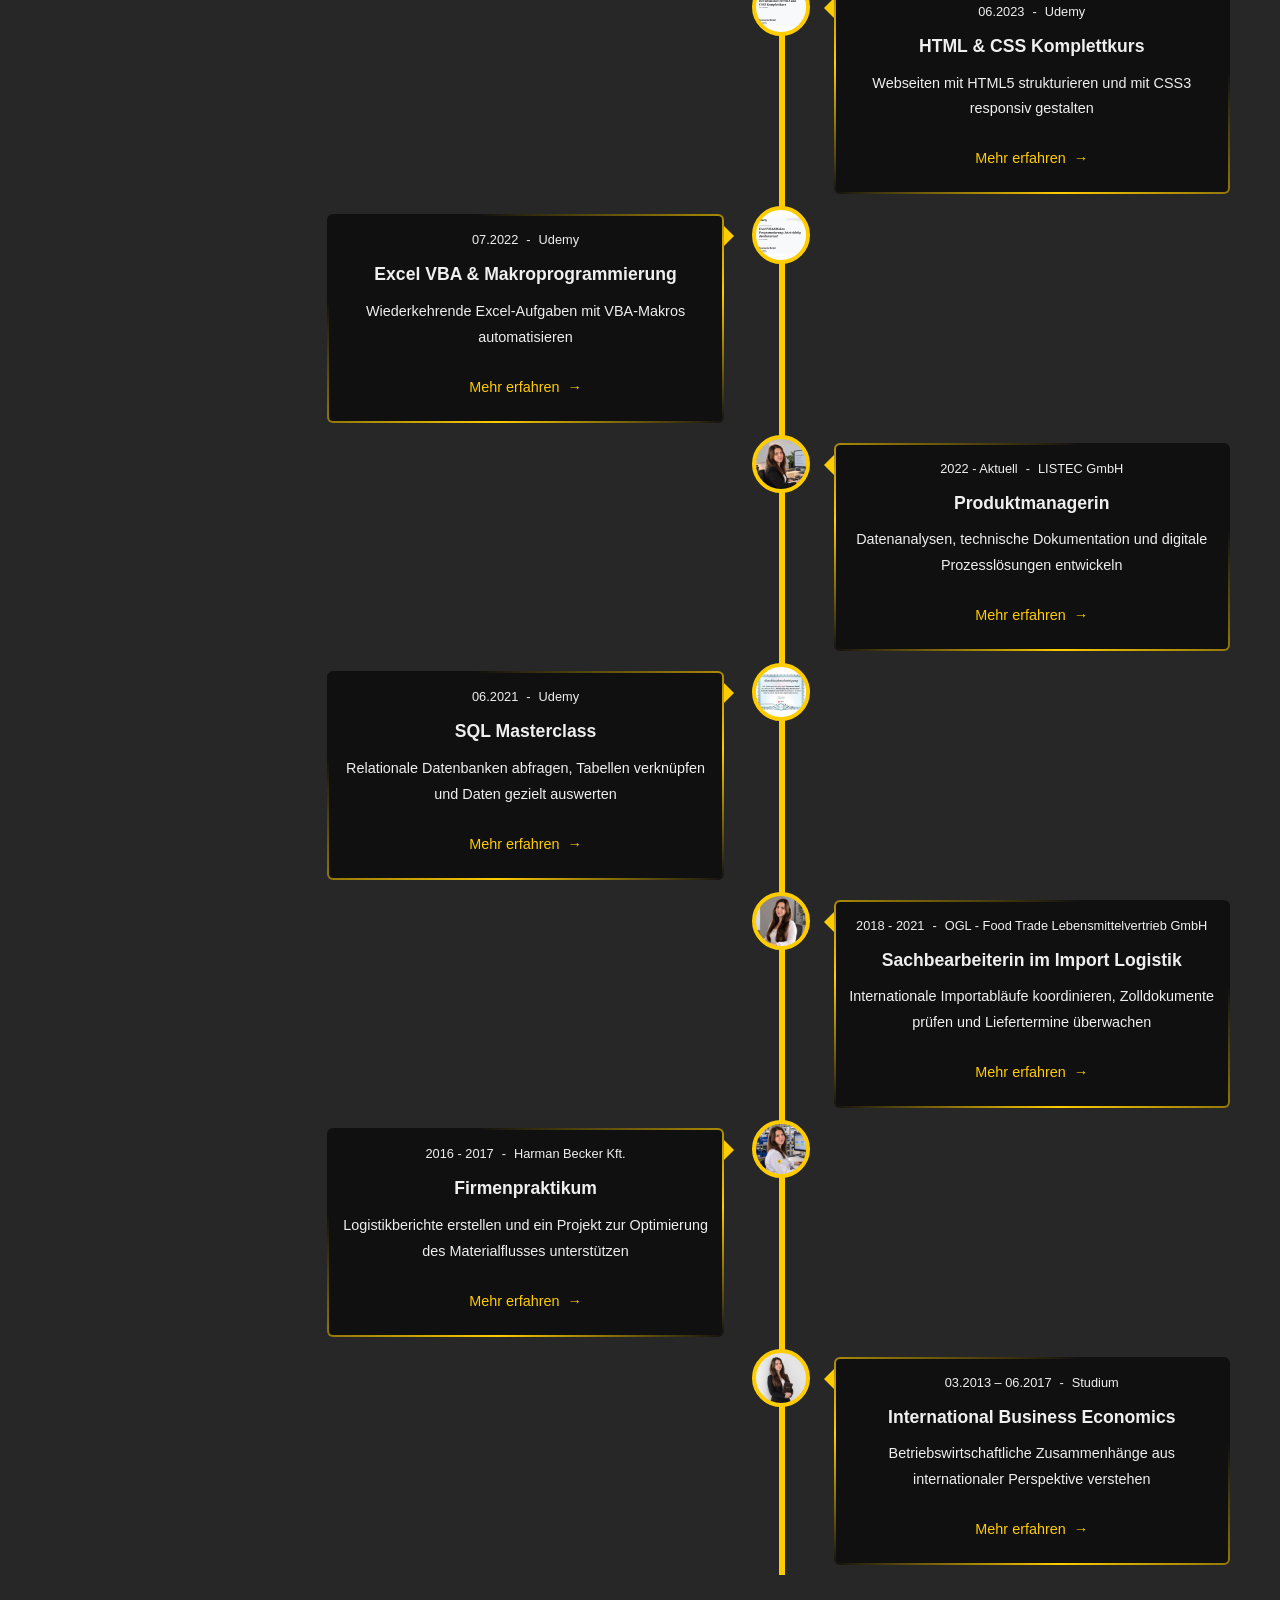
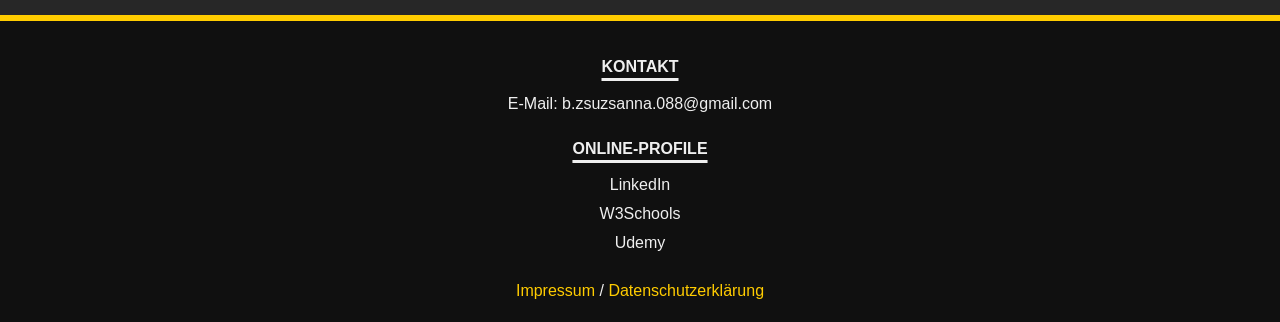
<file: timeline.html>
<!DOCTYPE html>
<html lang="de-DE">

    <head>
        <meta charset="utf-8">
        <meta name="viewport" content="width=device-width, initial-scale=1.0">
        <title>Zsuzsanna Benkö</title>
        <link rel="preload" as="image" href="./src/img/zsusanna-benkoe-cv-foto-header.jpg">

        <!-- FAVICON -->
        <link rel="icon" href="./favicon/favicon.ico" sizes="any">
        <link rel="icon" type="image/png" sizes="32x32" href="./favicon/favicon-32.png">
        <link rel="icon" type="image/png" sizes="16x16" href="./favicon/favicon-16.png">
        <link rel="apple-touch-icon" sizes="180x180" href="./favicon/apple-touch-icon.png">
        <meta name="theme-color" content="#272727">

        <!-- AUTHOR'S STYLESHEET -->
        <!-- Load shared layout and utility styles before site-specific rules. -->
        <link rel="stylesheet" type="text/css" href="./src/css/flexbox.css">
        <link rel="stylesheet" type="text/css" href="./src/css/components.css">
        <link rel="stylesheet" type="text/css" href="./src/css/element-spaces.css">
        <link rel="stylesheet" type="text/css" href="./src/css/styles.css">
    </head>

    <body>

        <!-- === HEADER === -->
        <!-- Site identity and responsive profile header. -->
        <header id="header" class="container">
                <nav class="language-switcher" aria-label="Sprachauswahl">
                    <a href="timeline.html" lang="de" aria-current="page">DE</a>
                    <a href="en/timeline.html" lang="en">EN</a>
                </nav>
                <div class="row">

                    <!-- The header image container for the CV photo. -->
                    <div id="header-img-container" class="col-5 col-sm-4 col-md-3 col-xl-2"></div>

                    <!-- The header text container for name, title, and quote -->
                    <div id="header-text-container" class="col-7 col-sm-8 col-md-9 col-xl-10">
                        <div id="header-text-name">
                            <h1>Zsuzsanna Benkö</h1>
                            <h2>PRODUKTMANAGERIN | DIGITALISIERUNG & DATENANALYSE</h2>
                        </div>
                        <p id="header-text-quote" >
                            <i>"The only person who is educated is the one who has learned how to 
                            learn and change."</i> – Carl R. Rogers
                        </p>
                    </div>

                </div>
        </header>

        <!-- === MAIN === -->
        <!-- Main content and navigation. -->
        <main id="main" class="container">
            <div class="row">

                <!-- NAVIGATION -->
                <!-- The compact and full navigation variants are shown at different breakpoints. -->

                <!-- SMALL DISPLAY NAVIGATION -->
                <nav id="nav-container-small" class="display-block display-sm-none col-12">
                    <ul>
                        <li><a href="index.html">über mich</a></li>
                        <li><a href="berufserfahrung.html">berufserfahrung</a></li>
                        <li><a href="berufliche_bildung.html">berufliche bildung</a></li>
                        <li><a href="zertifikate.html">zertifikate</a></li>
                        <li class="active"><a href="timeline.html" aria-current="page">timeline</a></li>
                    </ul>
                </nav>
                <!-- FULL DISPLAY NAVIGATION -->
                <nav id="nav-container" class="display-none display-sm-block col-sm-4 col-md-3 col-xl-2">
                    <ul>
                        <li><a href="index.html">über mich</a></li>
                        <li><a href="berufserfahrung.html">berufserfahrung</a></li>
                        <li><a href="berufliche_bildung.html">berufliche bildung</a></li>
                        <li><a href="zertifikate.html">zertifikate</a></li>
                        <li class="active"><a href="timeline.html" aria-current="page">timeline</a></li>
                    </ul>
                </nav>


                <!-- MAIN CONTENT -->
                <!-- PROFILE, SKILLS, AND LANGUAGE PROFICIENCY -->
                <div id="main-container" class="col-12 col-sm-8 col-md-9 col-xl-10">

                    <!-- TIMELINE -->
                    <div id="timeline-section">
                        <h2><span class="heading-text">Meine Entwicklung – Timeline</span></h2>

                        <div class="intro">
                            Diese Timeline gibt einen Überblick über meinen bisherigen Werdegang – von meinem Studium über meine beruflichen Stationen bis hin zu ausgewählten Weiterbildungen. Sie zeigt die wichtigsten Etappen meiner Entwicklung und gibt einen Einblick in die Erfahrungen und Kenntnisse, die ich auf meinem bisherigen Weg gesammelt habe.
                        </div>

                        <div id="timeline-container">

                            <div class="timeline-item timeline-right timeline-power-bi">
                                <div class="timeline-content">
                                    <div class="timeline-header">
                                        <p class="timeline-date">09.2026</p>
                                        <span class="timeline-separator"> - </span>
                                        <p class="timeline-provider">Udemy</p>
                                    </div>
                                    <p class="timeline-title">Microsoft Power BI Kurs</p>
                                    <p class="timeline-description">Daten aus verschiedenen Quellen aufbereiten und interaktive Dashboards zur Darstellung zentraler Kennzahlen erstellen</p>
                                    <a href="berufliche_bildung.html#data-analysis" class="primaere-btn timeline-btn">
                                        Mehr erfahren <span aria-hidden="true">&rarr;</span>
                                    </a>
                                </div>
                            </div>

                            <div class="timeline-item timeline-left timeline-adobe">
                                <div class="timeline-content">
                                    <div class="timeline-header">
                                        <p class="timeline-date">09.2026</p>
                                        <span class="timeline-separator"> - </span>
                                        <p class="timeline-provider">Udemy</p>
                                    </div>
                                    <p class="timeline-title">Adobe Photoshop und Adobe Illustrator Kurse</p>
                                    <p class="timeline-description">Vektorgrafiken gestalten und Bilder mit Photoshop bearbeiten</p>
                                    <a href="berufliche_bildung.html#graphic-design" class="primaere-btn timeline-btn">
                                        Mehr erfahren <span aria-hidden="true">&rarr;</span>
                                    </a>
                                </div>
                            </div>

                            <div class="timeline-item timeline-right timeline-web-design">
                                <div class="timeline-content">
                                    <div class="timeline-header">
                                        <p class="timeline-date">04.2025</p>
                                        <span class="timeline-separator"> - </span>
                                        <p class="timeline-provider">W3SCHOOLS</p>
                                    </div>
                                    <p class="timeline-title">Certificate of Completion Web Design</p>
                                    <p class="timeline-description">Responsive Webseiten mit HTML, CSS und Bootstrap strukturieren und gestalten</p>
                                    <a href="berufliche_bildung.html#W3SCHOOLS" class="primaere-btn timeline-btn">
                                        Mehr erfahren <span aria-hidden="true">&rarr;</span>
                                    </a>
                                </div>
                            </div>
                            <div class="timeline-item timeline-left timeline-git">
                                <div class="timeline-content">
                                    <div class="timeline-header">
                                        <p class="timeline-date">04.2025</p>
                                        <span class="timeline-separator"> - </span>
                                        <p class="timeline-provider">W3SCHOOLS</p>
                                    </div>
                                    <p class="timeline-title">Certificate of Completion Git</p>
                                    <p class="timeline-description">Änderungen nachverfolgen, Branches verwalten und Code mit Git zusammenführen</p>
                                    <a href="berufliche_bildung.html#W3SCHOOLS" class="primaere-btn timeline-btn">
                                        Mehr erfahren <span aria-hidden="true">&rarr;</span>
                                    </a>
                                </div>
                            </div>

                            <div class="timeline-item timeline-right timeline-html-css">
                                <div class="timeline-content">
                                    <div class="timeline-header">
                                        <p class="timeline-date">06.2023</p>
                                        <span class="timeline-separator"> - </span>
                                        <p class="timeline-provider">Udemy</p>
                                    </div>
                                    <p class="timeline-title">HTML & CSS Komplettkurs</p>
                                    <p class="timeline-description">Webseiten mit HTML5 strukturieren und mit CSS3 responsiv gestalten</p>
                                    <a href="berufliche_bildung.html#web-development" class="primaere-btn timeline-btn">
                                        Mehr erfahren <span aria-hidden="true">&rarr;</span>
                                    </a>
                                </div>
                            </div>

                            <div class="timeline-item timeline-left timeline-vba">
                                <div class="timeline-content">
                                    <div class="timeline-header">
                                        <p class="timeline-date">07.2022</p>
                                        <span class="timeline-separator"> - </span>
                                        <p class="timeline-provider">Udemy</p>
                                    </div>
                                    <p class="timeline-title">Excel VBA & Makroprogrammierung</p>
                                    <p class="timeline-description">Wiederkehrende Excel-Aufgaben mit VBA-Makros automatisieren</p>
                                    <a href="berufliche_bildung.html#programming" class="primaere-btn timeline-btn">
                                        Mehr erfahren <span aria-hidden="true">&rarr;</span>
                                    </a>
                                </div>
                            </div>

                            <div class="timeline-item timeline-right timeline-listec">
                                <div class="timeline-content">
                                    <div class="timeline-header">
                                        <p class="timeline-date">2022 - Aktuell</p>
                                        <span class="timeline-separator"> - </span>
                                        <p class="timeline-provider">LISTEC GmbH</p>
                                    </div>
                                    <p class="timeline-title">Produktmanagerin</p>
                                    <p class="timeline-description">Datenanalysen, technische Dokumentation und digitale Prozesslösungen entwickeln</p>
                                    <a href="berufserfahrung.html#listec" class="primaere-btn timeline-btn">
                                        Mehr erfahren <span aria-hidden="true">&rarr;</span>
                                    </a>
                                </div>
                            </div>

                            <div class="timeline-item timeline-left timeline-sql">
                                <div class="timeline-content">
                                    <div class="timeline-header">
                                        <p class="timeline-date">06.2021</p>
                                        <span class="timeline-separator"> - </span>
                                        <p class="timeline-provider">Udemy</p>
                                    </div>
                                    <p class="timeline-title">SQL Masterclass</p>
                                    <p class="timeline-description">Relationale Datenbanken abfragen, Tabellen verknüpfen und Daten gezielt auswerten</p>
                                    <a href="berufliche_bildung.html#data-analysis" class="primaere-btn timeline-btn">
                                        Mehr erfahren <span aria-hidden="true">&rarr;</span>
                                    </a>
                                </div>
                            </div>

                            <div class="timeline-item timeline-right timeline-ogl">
                                <div class="timeline-content">
                                    <div class="timeline-header">
                                        <p class="timeline-date">2018 - 2021</p>
                                        <span class="timeline-separator"> - </span>
                                        <p class="timeline-provider">OGL - Food Trade Lebensmittelvertrieb GmbH</p>
                                    </div>
                                    <p class="timeline-title">Sachbearbeiterin im Import Logistik</p>
                                    <p class="timeline-description">Internationale Importabläufe koordinieren, Zolldokumente prüfen und Liefertermine überwachen</p>
                                    <a href="berufserfahrung.html#ogl" class="primaere-btn timeline-btn">
                                        Mehr erfahren <span aria-hidden="true">&rarr;</span>
                                    </a>
                                </div>
                            </div>

                            <div class="timeline-item timeline-left timeline-harman">
                                <div class="timeline-content">
                                    <div class="timeline-header">
                                        <p class="timeline-date">2016 - 2017</p>
                                        <span class="timeline-separator"> - </span>
                                        <p class="timeline-provider">Harman Becker Kft.</p>
                                    </div>
                                    <p class="timeline-title">Firmenpraktikum</p>
                                    <p class="timeline-description">Logistikberichte erstellen und ein Projekt zur Optimierung des Materialflusses unterstützen</p>
                                    <a href="berufserfahrung.html#harman" class="primaere-btn timeline-btn">
                                        Mehr erfahren <span aria-hidden="true">&rarr;</span>
                                    </a>
                                </div>
                            </div>

                            <div class="timeline-item timeline-right timeline-studium">
                                <div class="timeline-content">
                                    <div class="timeline-header">
                                        <p class="timeline-date">03.2013 – 06.2017</p>
                                        <span class="timeline-separator"> - </span>
                                        <p class="timeline-provider">Studium</p>
                                    </div>
                                    <p class="timeline-title">International Business Economics</p>
                                    <p class="timeline-description">Betriebswirtschaftliche Zusammenhänge aus internationaler Perspektive verstehen</p>
                                    <a href="berufliche_bildung.html#study-section" class="primaere-btn timeline-btn">
                                        Mehr erfahren <span aria-hidden="true">&rarr;</span>
                                    </a>
                                </div>
                            </div>
                        </div>

                    </div>
                    
                </div>


            </div>
        </main>


        <!-- === FOOTER === -->
        <!-- Contact details and external professional profiles. -->
        <footer id="footer">
            <div class="row">
                <div class="col-12">
                    <div class="footer-heading">Kontakt</div>
                    <div>E-Mail: <a href="mailto:b.zsuzsanna.088@gmail.com">b.zsuzsanna.088@gmail.com</a></div>
                    
                    <div class="footer-heading">Online-Profile</div>
                    <div><a href="https://www.linkedin.com/in/zsuzsanna-benkoe" target="_blank" rel="noopener noreferrer">LinkedIn</a></div>
                    <div><a href="https://www.w3profile.com/Susi88/" target="_blank" rel="noopener noreferrer">W3Schools</a></div>
                    <div><a href="https://www.udemy.com/user/zsuzsanna-benko-2/" target="_blank" rel="noopener noreferrer">Udemy</a></div>
                    <div id="legal-links">
                        <a id="impressum-btn" href="./impressum.html">Impressum</a> / 
                        <a id="privacy-btn" href="./privacy.html">Datenschutzerklärung</a>
                    </div>
                </div>
            </div>
        </footer>

        <!-- === JAVASCRIPT === -->
        <script src="./src/js/main.js"></script>

    </body>

</html>
</file>
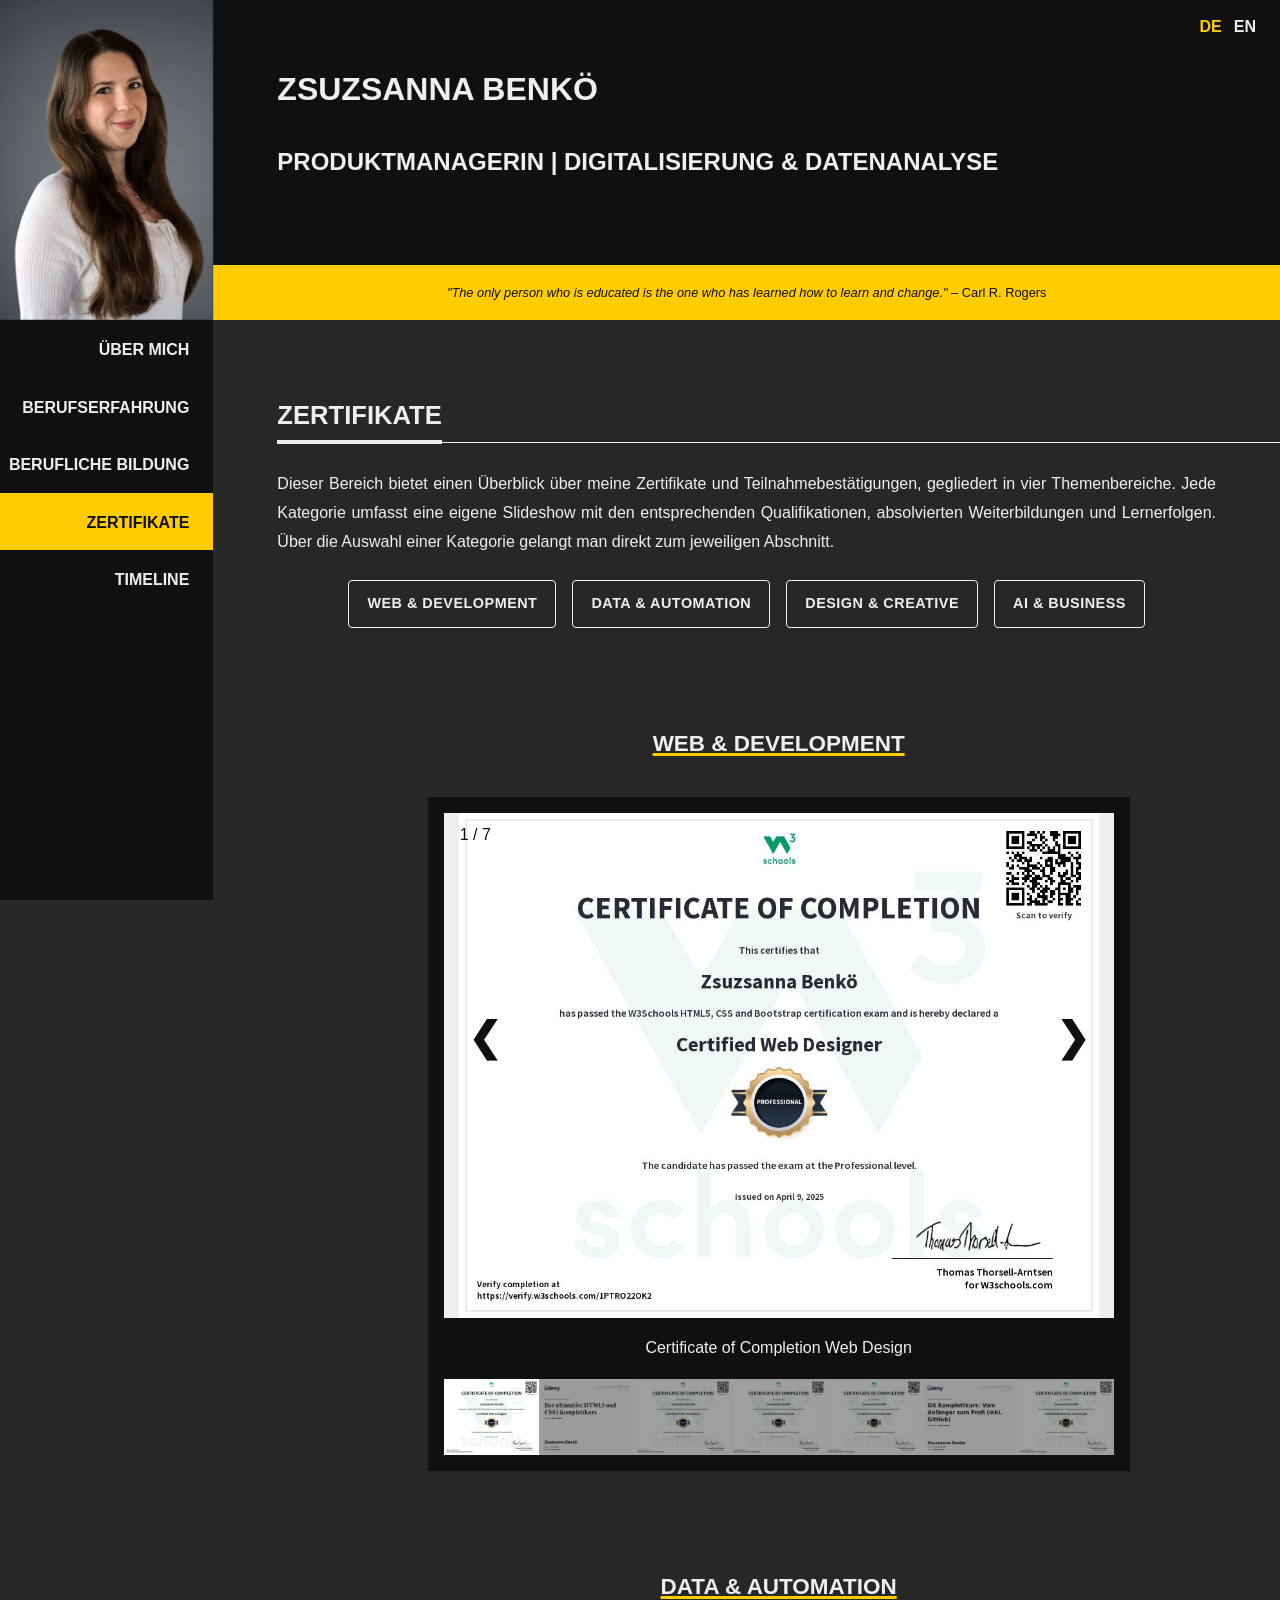
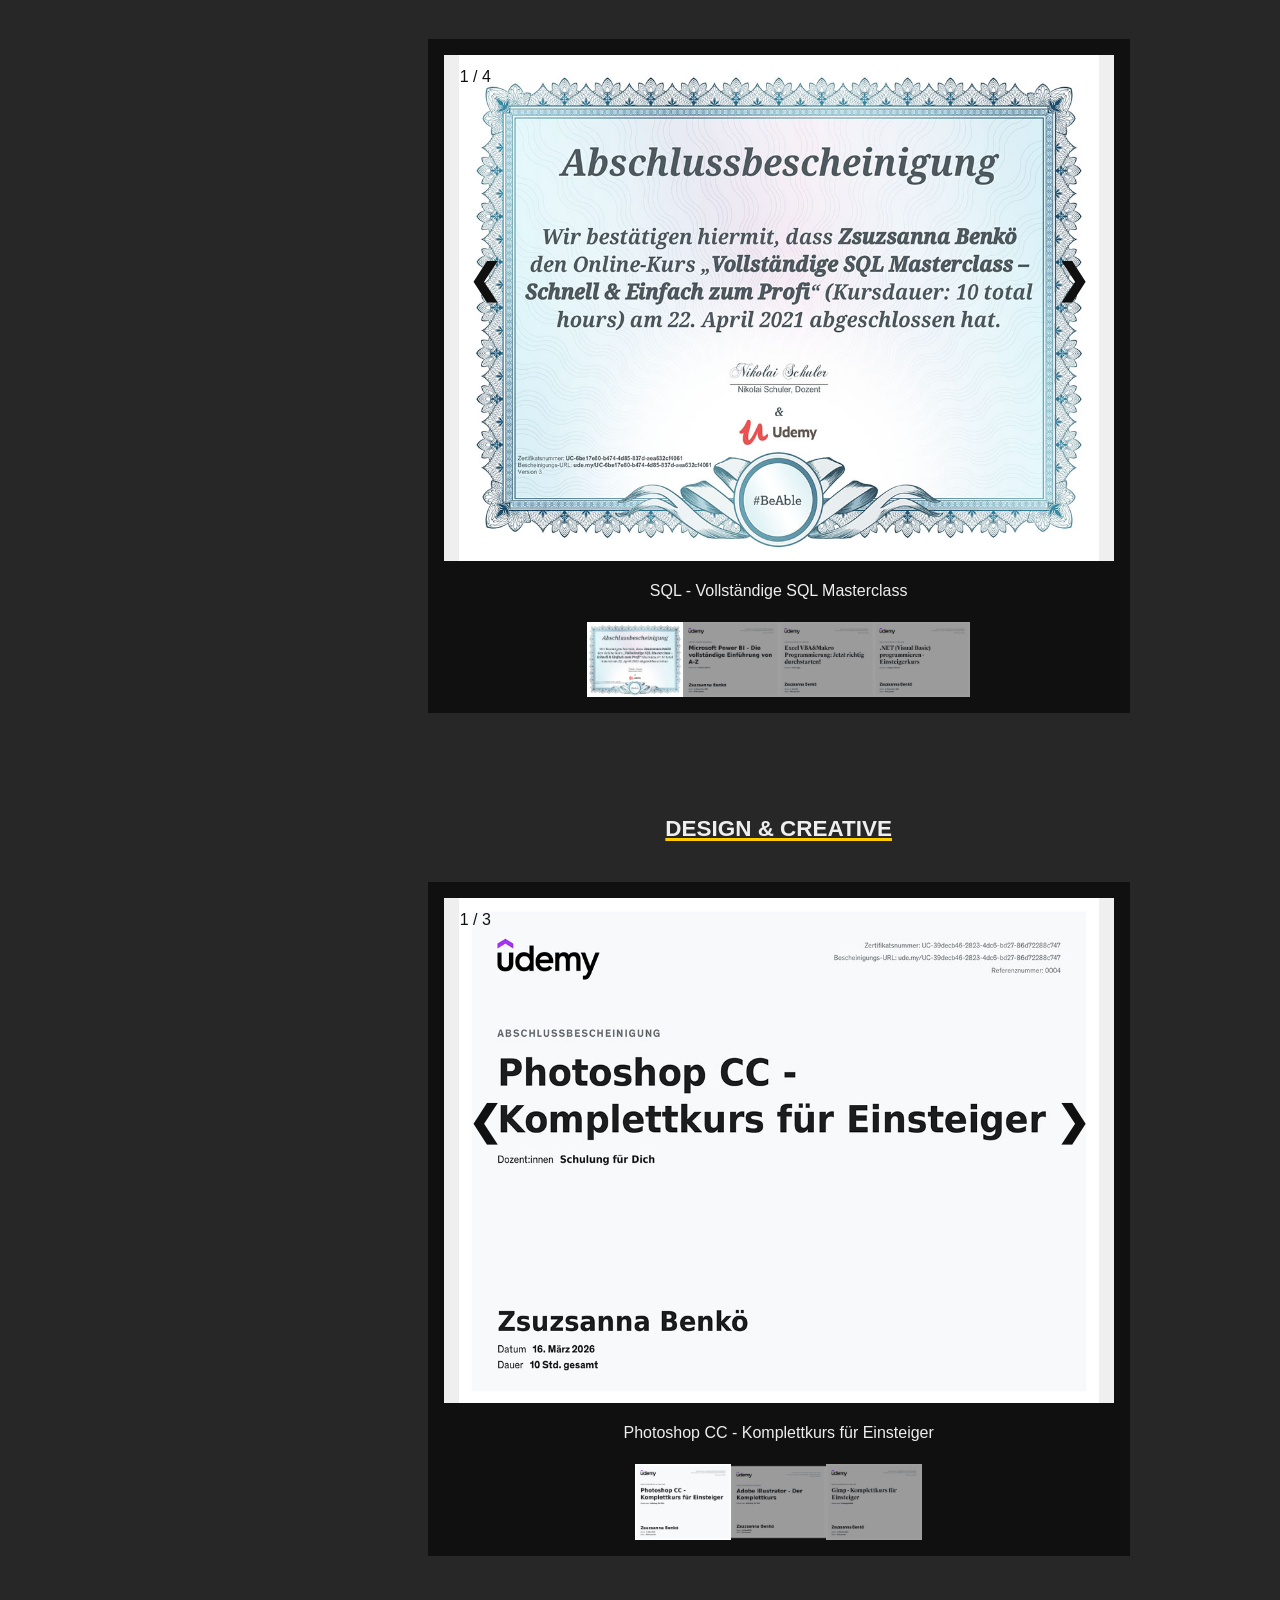
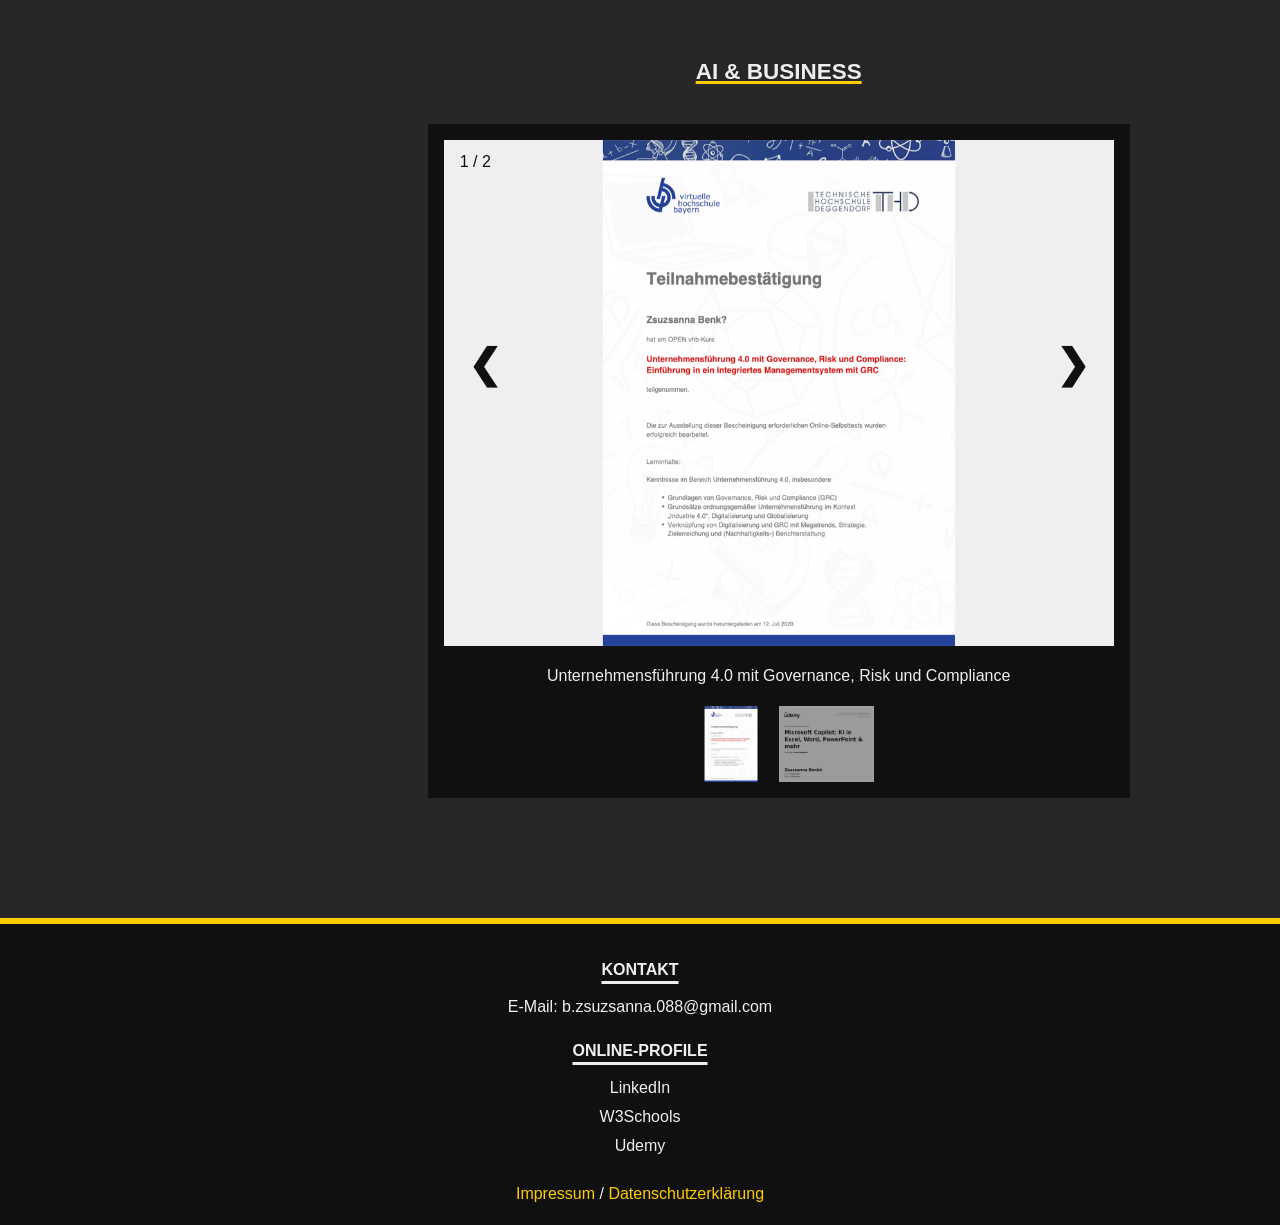
<file: zertifikate.html>
<!DOCTYPE html>
<html lang="de-DE">

    <head>
        <meta charset="utf-8">
        <meta name="viewport" content="width=device-width, initial-scale=1.0">
        <title>Zsuzsanna Benkö</title>
        <link rel="preload" as="image" href="./src/img/zsusanna-benkoe-cv-foto-header.jpg">

        <!-- FAVICON -->
        <link rel="icon" href="./favicon/favicon.ico" sizes="any">
        <link rel="icon" type="image/png" sizes="32x32" href="./favicon/favicon-32.png">
        <link rel="icon" type="image/png" sizes="16x16" href="./favicon/favicon-16.png">
        <link rel="apple-touch-icon" sizes="180x180" href="./favicon/apple-touch-icon.png">
        <meta name="theme-color" content="#272727">

        <!-- AUTHOR'S STYLESHEET -->
        <!-- Load shared layout and utility styles before site-specific rules. -->
        <link rel="stylesheet" type="text/css" href="./src/css/flexbox.css">
        <link rel="stylesheet" type="text/css" href="./src/css/components.css">
        <link rel="stylesheet" type="text/css" href="./src/css/element-spaces.css">
        <link rel="stylesheet" type="text/css" href="./src/css/styles.css">
    </head>

    <body>

        <!-- === HEADER === -->
        <!-- Site identity and responsive profile header. -->
        <header id="header" class="container">
                <nav class="language-switcher" aria-label="Sprachauswahl">
                    <a href="zertifikate.html" lang="de" aria-current="page">DE</a>
                    <a href="en/zertifikate.html" lang="en">EN</a>
                </nav>
                <div class="row">

                    <!-- The header image container for the CV photo. -->
                    <div id="header-img-container" class="col-5 col-sm-4 col-md-3 col-xl-2"></div>

                    <!-- The header text container for name, title, and quote -->
                    <div id="header-text-container" class="col-7 col-sm-8 col-md-9 col-xl-10">
                        <div id="header-text-name">
                            <h1>Zsuzsanna Benkö</h1>
                            <h2>PRODUKTMANAGERIN | DIGITALISIERUNG & DATENANALYSE</h2>
                        </div>
                        <p id="header-text-quote" >
                            <i>"The only person who is educated is the one who has learned how to 
                            learn and change."</i> – Carl R. Rogers
                        </p>
                    </div>

                </div>
        </header>


        <!-- === MAIN === -->
        <!-- Main content and navigation. -->
        <main id="main" class="container">
            <div class="row">

                <!-- NAVIGATION -->
                <!-- The compact and full navigation variants are shown at different breakpoints. -->
                
                <!-- SMALL DISPLAY NAVIGATION -->
                <nav id="nav-container-small" class="display-block display-sm-none col-12">
                    <ul>
                        <li><a href="index.html">über mich</a></li>
                        <li><a href="berufserfahrung.html">berufserfahrung</a></li>
                        <li><a href="berufliche_bildung.html">berufliche bildung</a></li>
                        <li class="active"><a href="zertifikate.html" aria-current="page">zertifikate</a></li>
                        <li><a href="timeline.html">timeline</a></li>
                    </ul>
                </nav>
                <!-- FULL DISPLAY NAVIGATION -->
                <nav id="nav-container" class="display-none display-sm-block col-sm-4 col-md-3 col-xl-2">
                    <ul>
                        <li><a href="index.html">über mich</a></li>
                        <li><a href="berufserfahrung.html">berufserfahrung</a></li>
                        <li><a href="berufliche_bildung.html">berufliche bildung</a></li>
                        <li class="active"><a href="zertifikate.html" aria-current="page">zertifikate</a></li>
                        <li><a href="timeline.html">timeline</a></li>
                    </ul>
                </nav>


                <!-- MAIN CONTENT -->
                <!-- CERTIFICATES -->
                <!-- Each category is an independent carousel. Its zero-based control index must match main.js. -->
                <div id="main-container" class="col-12 col-sm-8 col-md-9 col-xl-10">

                    <div id="certificate-section">
                        <h2><span class="heading-text">ZERTIFIKATE</span></h2>

                        <div class="intro">
                            Dieser Bereich bietet einen Überblick über meine Zertifikate und Teilnahmebestätigungen, gegliedert in vier Themenbereiche. 
                            Jede Kategorie umfasst eine eigene Slideshow mit den entsprechenden Qualifikationen, absolvierten Weiterbildungen und Lernerfolgen. 
                            Über die Auswahl einer Kategorie gelangt man direkt zum jeweiligen Abschnitt.
                            <div class="certificate-navigation">
                                <a href="#certificate-web-development">WEB & DEVELOPMENT</a>
                                <a href="#certificate-data-automation">DATA & AUTOMATION</a>
                                <a href="#certificate-design-creative">DESIGN & CREATIVE</a>
                                <a href="#certificate-ai-business">AI & BUSINESS</a>
                            </div>
                        </div>
        
                        <!-- WEB & DEVELOPMENT -->
                        <div id="certificate-web-development" class="certificate-container">

                            <div class="certificate-container-heading">
                                <h3>Web & Development</h3>
                            </div>

                            <div class="certificate-container-slides">

                                <!-- Full-size slides with position indicators. -->
                                <div class="certificate-slides">
                                    <div class="numbertext">1 / 7</div>
                                    <img loading="lazy" decoding="async" width="995" height="786" src="./src/img/zertifikate/certificate_of_completion_web_design.jpg" alt="Certificate of Completion Web Design">
                                </div>

                                <div class="certificate-slides">
                                    <div class="numbertext">2 / 7</div>
                                    <img loading="lazy" decoding="async" width="995" height="786" src="./src/img/zertifikate/Udemy_HTML_CSS.jpg" alt="HTML &amp; CSS - Der ultimative HTML5 und CSS3 Komplettkurs">
                                </div>

                                <div class="certificate-slides">
                                    <div class="numbertext">3 / 7</div>
                                    <img loading="lazy" decoding="async" width="995" height="786" src="./src/img/zertifikate/certificate_of_completion_html.jpg" alt="Certificate of Completion HTML">
                                </div>

                                <div class="certificate-slides">
                                    <div class="numbertext">4 / 7</div>
                                    <img loading="lazy" decoding="async" width="995" height="786" src="./src/img/zertifikate/certificate_of_completion_css.jpg" alt="Certificate of Completion CSS">
                                </div>

                                <div class="certificate-slides">
                                    <div class="numbertext">5 / 7</div>
                                    <img loading="lazy" decoding="async" width="995" height="786" src="./src/img/zertifikate/certificate_of_completion_git.jpg" alt="Certificate of Completion Git">
                                </div>

                                <div class="certificate-slides">
                                    <div class="numbertext">6 / 7</div>
                                    <img loading="lazy" decoding="async" width="995" height="786" src="./src/img/zertifikate/Udemy_Git.jpg" alt="Git- Git Komplettkurs: Vom Anfänger zum Profi (inkl. GitHub)">
                                </div>

                                <div class="certificate-slides">
                                    <div class="numbertext">7 / 7</div>
                                    <img loading="lazy" decoding="async" width="995" height="786" src="./src/img/zertifikate/certificate_of_completion_bootstrap_5.jpg" alt="Certificate of Completion Bootstrap 5">
                                </div>

                                <!-- Previous and next controls use this carousel's index (0). -->
                                <a class="prev" onclick="plusSlides(-1, 0)">&#10094;</a>
                                <a class="next" onclick="plusSlides(1, 0)">&#10095;</a>

                                <!-- The caption is populated from the selected thumbnail's alt text. -->
                                <div class="certificate-caption-container">
                                    <p class="certificate-caption"></p>
                                </div>

                                <!-- Thumbnail clicks select a slide in this carousel. -->
                                <div class="certificate-row">
                                    <div class="certificate-column">
                                        <img loading="lazy" decoding="async" width="995" height="786" class="demo cursor" src="./src/img/zertifikate/certificate_of_completion_web_design.jpg" onclick="currentSlide(1, 0)" alt="Certificate of Completion Web Design">
                                    </div>
                                    <div class="certificate-column">
                                        <img loading="lazy" decoding="async" width="995" height="786" class="demo cursor" src="./src/img/zertifikate/Udemy_HTML_CSS.jpg" onclick="currentSlide(2, 0)" alt="HTML & CSS - Der ultimative HTML5 und CSS3 Komplettkurs">
                                    </div>
                                    <div class="certificate-column">
                                        <img loading="lazy" decoding="async" width="995" height="786" class="demo cursor" src="./src/img/zertifikate/certificate_of_completion_html.jpg" onclick="currentSlide(3, 0)" alt="Certificate of Completion HTML">
                                    </div>
                                    <div class="certificate-column">
                                        <img loading="lazy" decoding="async" width="995" height="786" class="demo cursor" src="./src/img/zertifikate/certificate_of_completion_css.jpg" onclick="currentSlide(4, 0)" alt="Certificate of Completion CSS">
                                    </div>
                                    <div class="certificate-column">
                                        <img loading="lazy" decoding="async" width="995" height="786" class="demo cursor" src="./src/img/zertifikate/certificate_of_completion_git.jpg" onclick="currentSlide(5, 0)" alt="Certificate of Completion Git">
                                    </div>
                                    <div class="certificate-column">
                                        <img loading="lazy" decoding="async" width="995" height="786" class="demo cursor" src="./src/img/zertifikate/Udemy_Git.jpg" onclick="currentSlide(6, 0)" alt="Git- Git Komplettkurs: Vom Anfänger zum Profi (inkl. GitHub)">
                                    </div>
                                    <div class="certificate-column">
                                        <img loading="lazy" decoding="async" width="995" height="786" class="demo cursor" src="./src/img/zertifikate/certificate_of_completion_bootstrap_5.jpg" onclick="currentSlide(7, 0)" alt="Certificate of Completion Bootstrap 5">
                                    </div>
                                </div>

                            </div>

                        </div>

                        <!-- DATA & AUTOMATION -->
                        <div id="certificate-data-automation" class="certificate-container">

                            <div class="certificate-container-heading">
                                <h3>Data & Automation</h3>
                            </div>

                            <div class="certificate-container-slides">

                                <!-- Full-size slides with position indicators. -->
                                <div class="certificate-slides">
                                    <div class="numbertext">1 / 4</div>
                                    <img loading="lazy" decoding="async" width="995" height="786" src="./src/img/zertifikate/Udemy_SQL.jpg" alt="SQL - Vollständige SQL Masterclass">
                                </div>

                                <div class="certificate-slides">
                                    <div class="numbertext">2 / 4</div>
                                    <img loading="lazy" decoding="async" width="995" height="786" src="./src/img/zertifikate/Udemy_Power_BI.jpg" alt="Microsoft Power BI - Die vollständige Einführung von A-Z">
                                </div>

                                <div class="certificate-slides">
                                    <div class="numbertext">3 / 4</div>
                                    <img loading="lazy" decoding="async" width="995" height="786" src="./src/img/zertifikate/Udemy_VBA.jpg" alt="VBA - Excel VBA&amp;Makro Programmierung">
                                </div>

                                <div class="certificate-slides">
                                    <div class="numbertext">4 / 4</div>
                                    <img loading="lazy" decoding="async" width="995" height="786" src="./src/img/zertifikate/Udemy_Visual_Basic.jpg" alt="Visual Basic - .NET (Visual Basic) programmieren – Einsteigerkurs">
                                </div>

                                <!-- Previous and next controls use this carousel's index (1). -->
                                <a class="prev" onclick="plusSlides(-1, 1)">&#10094;</a>
                                <a class="next" onclick="plusSlides(1, 1)">&#10095;</a>

                                <!-- The caption is populated from the selected thumbnail's alt text. -->
                                <div class="certificate-caption-container">
                                    <p class="certificate-caption"></p>
                                </div>

                                <!-- Thumbnail clicks select a slide in this carousel. -->
                                <div class="certificate-row">
                                    <div class="certificate-column">
                                        <img loading="lazy" decoding="async" width="995" height="786" class="demo cursor" src="./src/img/zertifikate/Udemy_SQL.jpg" onclick="currentSlide(1, 1)" alt="SQL - Vollständige SQL Masterclass">
                                    </div>
                                    <div class="certificate-column">
                                        <img loading="lazy" decoding="async" width="995" height="786" class="demo cursor" src="./src/img/zertifikate/Udemy_Power_BI.jpg" onclick="currentSlide(2, 1)" alt="Microsoft Power BI - Die vollständige Einführung von A-Z">
                                    </div>
                                    <div class="certificate-column">
                                        <img loading="lazy" decoding="async" width="995" height="786" class="demo cursor" src="./src/img/zertifikate/Udemy_VBA.jpg" onclick="currentSlide(3, 1)" alt="VBA - Excel VBA&Makro Programmierung">
                                    </div>
                                    <div class="certificate-column">
                                        <img loading="lazy" decoding="async" width="995" height="786" class="demo cursor" src="./src/img/zertifikate/Udemy_Visual_Basic.jpg" onclick="currentSlide(4, 1)" alt="Visual Basic - .NET (Visual Basic) programmieren – Einsteigerkurs">
                                    </div>
                                </div>

                            </div>

                        </div>

                        <!-- DESIGN & CREATIVE -->
                        <div id="certificate-design-creative" class="certificate-container">

                            <div class="certificate-container-heading">
                                <h3>Design & Creative</h3>
                            </div>

                            <div class="certificate-container-slides">

                                <!-- Full-size slides with position indicators. -->
                                <div class="certificate-slides">
                                    <div class="numbertext">1 / 3</div>
                                    <img loading="lazy" decoding="async" width="995" height="786" src="./src/img/zertifikate/Udemy_Photoshop.jpg" alt="Photoshop CC - Komplettkurs für Einsteiger">
                                </div>

                                <div class="certificate-slides">
                                    <div class="numbertext">2 / 3</div>
                                    <img loading="lazy" decoding="async" width="995" height="786" src="./src/img/zertifikate/Udemy_Adobe_Illustrator.png" alt="Adobe Illustrator - Der Komplettkurs">
                                </div>

                                <div class="certificate-slides">
                                    <div class="numbertext">3 / 3</div>
                                    <img loading="lazy" decoding="async" width="995" height="786" src="./src/img/zertifikate/Udemy_Gimp.jpg" alt="Gimp - Komplettkurs für Einsteiger">
                                </div>

                                <!-- Previous and next controls use this carousel's index (2). -->
                                <a class="prev" onclick="plusSlides(-1, 2)">&#10094;</a>
                                <a class="next" onclick="plusSlides(1, 2)">&#10095;</a>

                                <!-- The caption is populated from the selected thumbnail's alt text. -->
                                <div class="certificate-caption-container">
                                    <p class="certificate-caption"></p>
                                </div>

                                <!-- Thumbnail clicks select a slide in this carousel. -->
                                <div class="certificate-row">
                                    <div class="certificate-column">
                                        <img loading="lazy" decoding="async" width="995" height="786" class="demo cursor" src="./src/img/zertifikate/Udemy_Photoshop.jpg" onclick="currentSlide(1, 2)" alt="Photoshop CC - Komplettkurs für Einsteiger">
                                    </div>
                                    <div class="certificate-column">
                                        <img loading="lazy" decoding="async" width="995" height="786" class="demo cursor" src="./src/img/zertifikate/Udemy_Adobe_Illustrator.png" onclick="currentSlide(2, 2)" alt="Adobe Illustrator - Der Komplettkurs">
                                    </div>
                                    <div class="certificate-column">
                                        <img loading="lazy" decoding="async" width="995" height="786" class="demo cursor" src="./src/img/zertifikate/Udemy_Gimp.jpg" onclick="currentSlide(3, 2)" alt="Gimp - Komplettkurs für Einsteiger">
                                    </div>
                                </div>

                            </div>

                        </div>

                        <!-- AI & BUSINESS -->
                        <div id="certificate-ai-business" class="certificate-container">

                            <div class="certificate-container-heading">
                                <h3>AI & Business</h3>
                            </div>

                            <div class="certificate-container-slides">

                                <!-- Full-size slides with position indicators. -->
                                <div class="certificate-slides">
                                    <div class="numbertext">1 / 2</div>
                                    <img loading="lazy" decoding="async" width="995" height="786" src="./src/img/zertifikate/VHB_Unternehmensfuhrung_4.0.png" alt="Unternehmensführung 4.0 mit Governance, Risk und Compliance">
                                </div>

                                <div class="certificate-slides">
                                    <div class="numbertext">2 / 2</div>
                                    <img loading="lazy" decoding="async" width="995" height="786" src="./src/img/zertifikate/Udemy_Microsoft_Copilot.jpg" alt="KI - Microsoft Copilot: KI in Excel, Word, PowerPoint &amp; mehr">
                                </div>

                                <!-- Previous and next controls use this carousel's index (3). -->
                                <a class="prev" onclick="plusSlides(-1, 3)">&#10094;</a>
                                <a class="next" onclick="plusSlides(1, 3)">&#10095;</a>

                                <!-- The caption is populated from the selected thumbnail's alt text. -->
                                <div class="certificate-caption-container">
                                    <p class="certificate-caption"></p>
                                </div>

                                <!-- Thumbnail clicks select a slide in this carousel. -->
                                <div class="certificate-row">
                                    <div class="certificate-column">
                                        <img loading="lazy" decoding="async" width="995" height="786" class="demo cursor" src="./src/img/zertifikate/VHB_Unternehmensfuhrung_4.0.png" onclick="currentSlide(1, 3)" alt="Unternehmensführung 4.0 mit Governance, Risk und Compliance">
                                    </div>
                                    <div class="certificate-column">
                                        <img loading="lazy" decoding="async" width="995" height="786" class="demo cursor" src="./src/img/zertifikate/Udemy_Microsoft_Copilot.jpg" onclick="currentSlide(2, 3)" alt="KI - Microsoft Copilot: KI in Excel, Word, PowerPoint & mehr">
                                    </div>
                                </div>

                            </div>

                        </div>
                        
                    </div>
                    
                </div>

            </div>
        </main>


        <!-- === FOOTER === -->
        <!-- Footer with contact information and online profiles. -->
        <footer id="footer">
            <div class="row">
                <div class="col-12">
                    <div class="footer-heading">Kontakt</div>
                    <div>E-Mail: <a href="mailto:b.zsuzsanna.088@gmail.com">b.zsuzsanna.088@gmail.com</a></div>
                    
                    <div class="footer-heading">Online-Profile</div>
                    <div><a href="https://www.linkedin.com/in/zsuzsanna-benkoe" target="_blank" rel="noopener noreferrer">LinkedIn</a></div>
                    <div><a href="https://www.w3profile.com/Susi88/" target="_blank" rel="noopener noreferrer">W3Schools</a></div>
                    <div><a href="https://www.udemy.com/user/zsuzsanna-benko-2/" target="_blank" rel="noopener noreferrer">Udemy</a></div>
                    <div id="legal-links">
                        <a id="impressum-btn" href="./impressum.html">Impressum</a> / 
                        <a id="privacy-btn" href="./privacy.html">Datenschutzerklärung</a>
                    </div>
                </div>
            </div>
        </footer>

        <!-- === JAVASCRIPT === -->
        <script src="./src/js/main.js"></script>

    </body>

</html>
</file>
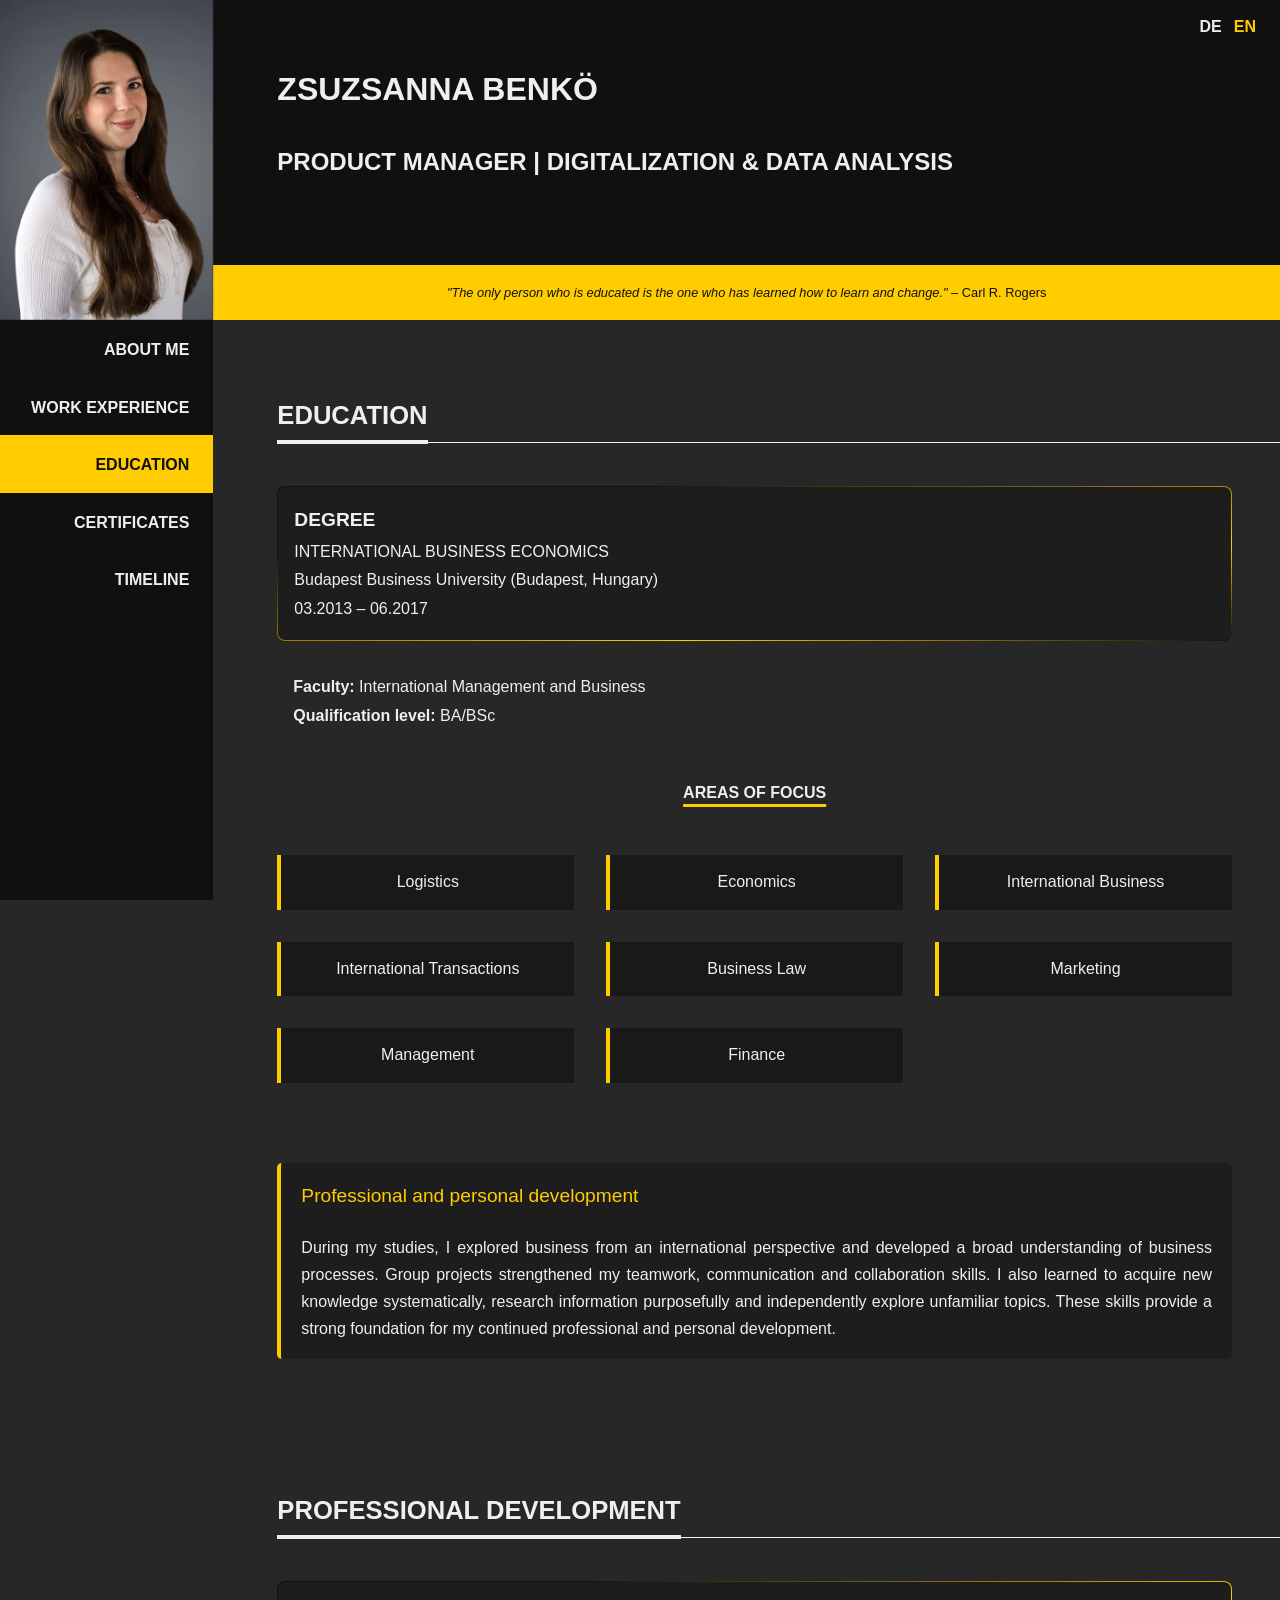
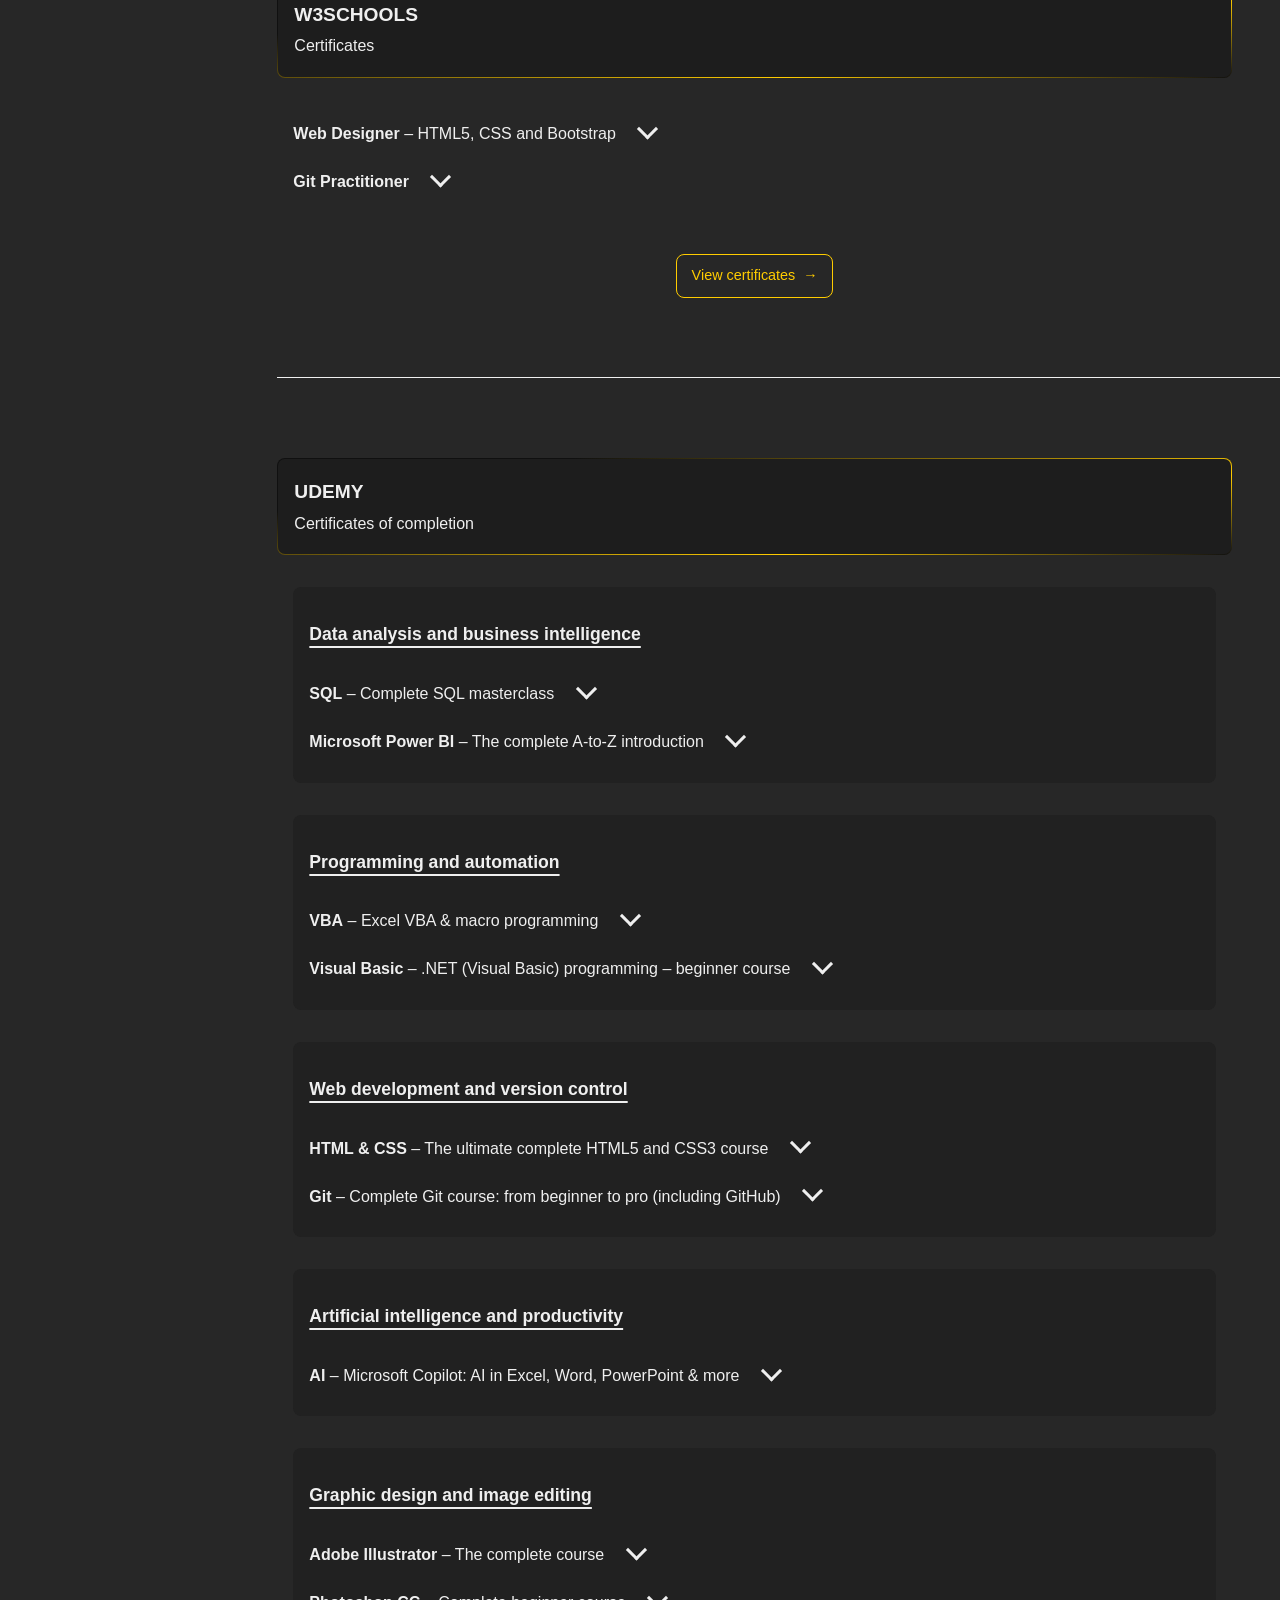
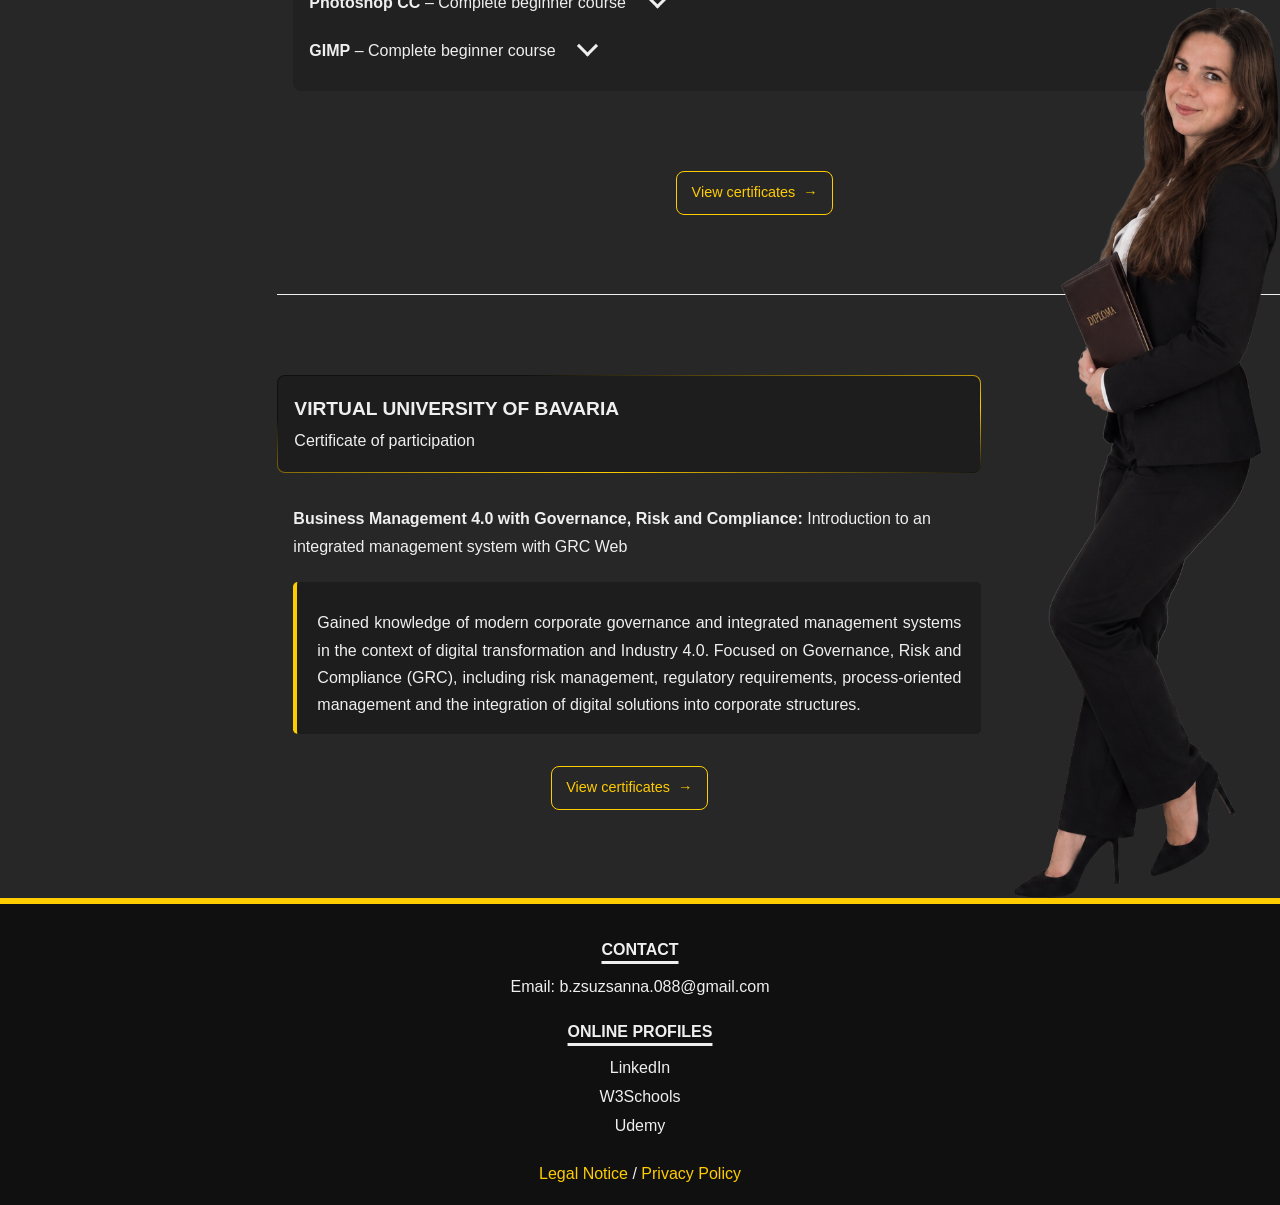
<file: en/berufliche_bildung.html>
<!DOCTYPE html>
<html lang="en">

    <head>
        <meta charset="utf-8">
        <meta name="viewport" content="width=device-width, initial-scale=1.0">
        <title>Zsuzsanna Benkö</title>
        <link rel="preload" as="image" href="../src/img/zsusanna-benkoe-cv-foto-header.jpg">

        <!-- FAVICON -->
        <link rel="icon" href="../favicon/favicon.ico" sizes="any">
        <link rel="icon" type="image/png" sizes="32x32" href="../favicon/favicon-32.png">
        <link rel="icon" type="image/png" sizes="16x16" href="../favicon/favicon-16.png">
        <link rel="apple-touch-icon" sizes="180x180" href="../favicon/apple-touch-icon.png">
        <meta name="theme-color" content="#272727">

        <!-- AUTHOR'S STYLESHEET -->
        <!-- Load shared layout and utility styles before site-specific rules. -->
        <link rel="stylesheet" type="text/css" href="../src/css/flexbox.css">
        <link rel="stylesheet" type="text/css" href="../src/css/components.css">
        <link rel="stylesheet" type="text/css" href="../src/css/element-spaces.css">
        <link rel="stylesheet" type="text/css" href="../src/css/styles.css">
    </head>

    <body>

        <!-- === HEADER === -->
        <!-- Site identity and responsive profile header. -->
        <header id="header" class="container">
                <nav class="language-switcher" aria-label="Language selection">
                    <a href="../berufliche_bildung.html" lang="de">DE</a>
                    <a href="berufliche_bildung.html" lang="en" aria-current="page">EN</a>
                </nav>
                <div class="row">

                    <!-- The header image container for the CV photo. -->
                    <div id="header-img-container" class="col-5 col-sm-4 col-md-3 col-xl-2"></div>

                    <!-- The header text container for name, title, and quote -->
                    <div id="header-text-container" class="col-7 col-sm-8 col-md-9 col-xl-10">
                        <div id="header-text-name">
                            <h1>Zsuzsanna Benkö</h1>
                            <h2>PRODUCT MANAGER | DIGITALIZATION & DATA ANALYSIS</h2>
                        </div>
                        <p id="header-text-quote" >
                            <i>"The only person who is educated is the one who has learned how to 
                            learn and change."</i> – Carl R. Rogers
                        </p>
                    </div>

                </div>
        </header>


        <!-- === MAIN === -->
         <!-- Main content and navigation. -->
        <main id="main" class="container">
            <div class="row">

                <!-- NAVIGATION -->
                <!-- The compact and full navigation variants are shown at different breakpoints. -->
                
                <!-- SMALL DISPLAY NAVIGATION -->
                <nav id="nav-container-small" class="display-block display-sm-none col-12">
                    <ul>
                        <li><a href="index.html">About me</a></li>
                        <li><a href="berufserfahrung.html">Work experience</a></li>
                        <li class="active"><a href="berufliche_bildung.html" aria-current="page">Education</a></li>
                        <li><a href="zertifikate.html">Certificates</a></li>
                        <li><a href="timeline.html">Timeline</a></li>
                    </ul>
                </nav>
                <!-- FULL DISPLAY NAVIGATION -->
                <nav id="nav-container" class="display-none display-sm-block col-sm-4 col-md-3 col-xl-2">
                    <ul>
                        <li><a href="index.html">About me</a></li>
                        <li><a href="berufserfahrung.html">Work experience</a></li>
                        <li class="active"><a href="berufliche_bildung.html" aria-current="page">Education</a></li>
                        <li><a href="zertifikate.html">Certificates</a></li>
                        <li><a href="timeline.html">Timeline</a></li>
                    </ul>
                </nav>


                <!-- MAIN CONTENT -->
                <!-- STUDY & EDUCATION -->
                <div id="main-container" class="overlay-study col-12 col-sm-8 col-md-9 col-xl-10">

                    <!-- STUDY -->
                    <div id="study-section">
                        <h2><span class="heading-text">EDUCATION</span></h2>

                        <div class="study-container">
                            <div class="study-data">
                                <h3>DEGREE</h3>
                                <h4>INTERNATIONAL BUSINESS ECONOMICS</h4>
                                <div>Budapest Business University (Budapest, Hungary)</div>
                                <div>03.2013 – 06.2017</div>
                            </div>
                            
                            <div id="study-description">
                                <div><strong>Faculty:</strong> International Management and Business</div>
                                <div><strong>Qualification level:</strong> BA/BSc</div>
                            </div>

                            <div id="study-focus">
                                <h4>Areas of focus</h4>
                                <div id="study-focus-tags">
                                    <div>Logistics</div>
                                    <div>Economics</div>
                                    <div>International <br class="display-lg-none"> Business</div>
                                    <div>International <br class="display-lg-none"> Transactions</div>
                                    <div>Business Law</div>
                                    <div>Marketing</div>
                                    <div>Management</div>
                                    <div>Finance</div>
                                </div>
                            </div>

                            <div class="study-development">
                                <h4>Professional and personal development</h4>
                                <p>
                                    During my studies, I explored business from an international perspective and developed a broad understanding of business processes. Group projects strengthened my teamwork, communication and collaboration skills. I also learned to acquire new knowledge systematically, research information purposefully and independently explore unfamiliar topics. These skills provide a strong foundation for my continued professional and personal development.
                                </p>
                            </div>
                        </div>
                    </div>

                    <!-- EDUCATION -->
                    <div id="education-section">
                        <h2><span class="heading-text">PROFESSIONAL DEVELOPMENT</span></h2>

                        <!-- W3SCHOOLS -->
                        <div id="W3SCHOOLS" class="education-container">
                            <div class="education-data">
                                <h3>W3SCHOOLS</h3>
                                <h4>Certificates</h4>
                            </div>
                            <div class="education-description">

                                        <div class="education">
                                            <button class="education-toggle" type="button">
                                                <span>
                                                    <strong>Web Designer</strong>
                                                    <span> – HTML5, CSS and Bootstrap</span>
                                                </span>
                                                <span class="toggle-arrow  toggle-arrow-down"></span>
                                            </button>

                                            <div class="education-development display-none">
                                                <p>
                                                    <h4>HTML5, CSS and Bootstrap</h4>
                                                    Acquired knowledge in modern web design and front-end development, focusing on HTML, CSS and Bootstrap. 
                                                    Developed skills in structuring web content, styling layouts and creating visually appealing, 
                                                    responsive websites for different screen sizes.
                                                </p>
                                            </div>
                                        </div>

                                        <div class="education">
                                            <button class="education-toggle" type="button">
                                                <span>
                                                    <strong>Git Practitioner</strong>
                                                </span>
                                                <span class="toggle-arrow  toggle-arrow-down"></span>
                                            </button>

                                            <div class="education-development display-none">
                                                <p>
                                                    <h4>Git</h4>
                                                    Developed knowledge of version control using Git, including repository management, tracking changes and handling different versions of code. 
                                                    Gained an understanding of branching, merging, remote repositories and collaborative development workflows.
                                                </p>
                                            </div>
                                        </div>
                            </div>
                            <a href="zertifikate.html#certificate-web-development" class="primaere-btn certificate-btn">
                            View certificates <span aria-hidden="true">&rarr;</span>
                            </a>
                        </div>

                        <!-- UDEMY -->
                        <div id="udemy" class="education-container">
                            <div class="education-data">
                                <h3>Udemy</h3>
                                <h4>Certificates of completion</h4>
                            </div>

                            <div class="education-description">

                                <!-- DATENANALYSE -->
                                <div id="data-analysis" class="education-category">
                                    <div class="education-category-header">Data analysis and business intelligence</div>
                                    <div>
                                        <div class="education">
                                            <button class="education-toggle" type="button">
                                                <span>
                                                    <strong>SQL</strong>
                                                    <span> – Complete SQL masterclass</span>
                                                </span>
                                                <span class="toggle-arrow  toggle-arrow-down"></span>
                                            </button>

                                            <div class="education-development display-none">
                                                <h4>Databases and data analysis</h4>
                                                <p>
                                                    Learned to query relational databases with SQL and filter, sort and analyze data. Built practical skills in complex queries, table joins and aggregate functions.
                                                </p>
                                            </div>
                                        </div>

                                        <div class="education">
                                            <button class="education-toggle" type="button">
                                                <span>
                                                    <strong>Microsoft Power BI</strong>
                                                    <span> – The complete A-to-Z introduction</span>
                                                </span>
                                                <span class="toggle-arrow  toggle-arrow-down"></span>
                                            </button>

                                            <div class="education-development display-none">
                                                <h4>Data analysis and visualization</h4>
                                                <p>
                                                    Learned to import, prepare and analyze data from multiple sources. Developed skills in data modeling and creating interactive reports and dashboards to clearly present key metrics.
                                                </p>
                                            </div>
                                        </div>

                                    </div>
                                </div>

                                <!-- PROGRAMMIERUNG UND AUTOMATISIERUNG -->
                                <div id="programming" class="education-category">
                                    <div class="education-category-header">Programming and automation</div>
                                    <div>
                                        <div class="education">
                                            <button class="education-toggle" type="button">
                                                <span>
                                                    <strong>VBA</strong>
                                                    <span> – Excel VBA & macro programming</span>
                                                </span>
                                                <span class="toggle-arrow  toggle-arrow-down"></span>
                                            </button>

                                            <div class="education-development display-none">
                                                <h4>Programming and process automation</h4>
                                                <p>
                                                    Gained VBA skills to automate recurring Excel tasks. Learned to create and modify macros and develop custom functions and solutions to make workflows more efficient.
                                                </p>
                                            </div>
                                        </div>

                                        <div class="education">
                                            <button class="education-toggle" type="button">
                                                <span>
                                                    <strong>Visual Basic</strong>
                                                    <span> – .NET (Visual Basic) programming – beginner course</span>
                                                </span>
                                                <span class="toggle-arrow  toggle-arrow-down"></span>
                                            </button>

                                            <div class="education-development display-none">
                                                <h4>Programming fundamentals and application development</h4>
                                                <p>
                                                    Learned the fundamentals of VB.NET programming, including program logic, variables and data types, and developed skills in building simple applications.
                                                </p>
                                            </div>
                                        </div>
                                    </div>
                                </div>

                                <!-- WEBENTWICKLUNG -->
                                <div id="web-development" class="education-category">
                                    <div class="education-category-header">Web development and version control</div>
                                    <div>
                                        <div class="education">
                                            <button class="education-toggle" type="button">
                                                <span>
                                                    <strong>HTML & CSS</strong>
                                                    <span> – The ultimate complete HTML5 and CSS3 course</span>
                                                </span>
                                                <span class="toggle-arrow  toggle-arrow-down"></span>
                                            </button>

                                            <div class="education-development display-none">
                                                <h4>Web development and web design</h4>
                                                <p>
                                                    Learned to structure websites with HTML5 and style them with CSS3. Gained skills in responsive web design, Flexbox and CSS Grid, and applied them when building websites.
                                                </p>
                                            </div>
                                        </div>

                                        <div class="education">
                                            <button class="education-toggle" type="button">
                                                <span>
                                                    <strong>Git</strong>
                                                    <span> – Complete Git course: from beginner to pro (including GitHub)</span>
                                                </span>
                                                <span class="toggle-arrow  toggle-arrow-down"></span>
                                            </button>

                                            <div class="education-development display-none">
                                                <h4>Version control and development workflows</h4>
                                                <p>
                                                    Gained foundational skills in version control with Git and collaboration through GitHub. Learned to document changes, manage branches and merge code changes.
                                                </p>
                                            </div>
                                        </div>
                                    </div>
                                </div>

                                <!-- KI -->
                                <div class="education-category">
                                    <div class="education-category-header">Artificial intelligence and productivity</div>
                                    <div>
                                        <div class="education">
                                            <button class="education-toggle" type="button">
                                                <span>
                                                    <strong>AI</strong>
                                                    <span> – Microsoft Copilot: AI in Excel, Word, PowerPoint & more</span>
                                                </span>
                                                <span class="toggle-arrow  toggle-arrow-down"></span>
                                            </button>

                                            <div class="education-development display-none">
                                                <h4>Artificial intelligence and productivity improvement</h4>
                                                <p>
                                                    Gained experience using Microsoft Copilot to support everyday tasks in Microsoft 365. Learned to use AI to draft and revise text, analyze data and create presentations, improving workflow efficiency.
                                                </p>
                                            </div>
                                        </div>
                                    </div>
                                </div>

                                <!-- GRAFIKDESIGN -->
                                <div id="graphic-design" class="education-category">
                                    <div class="education-category-header">Graphic design and image editing</div>                            
                                    <div>
                                        <div class="education">
                                            <button class="education-toggle" type="button">
                                                <span>
                                                    <strong>Adobe Illustrator</strong>
                                                    <span> – The complete course</span>
                                                </span>
                                                <span class="toggle-arrow  toggle-arrow-down"></span>
                                            </button>

                                            <div class="education-development display-none">
                                                <h4>Graphic design and vector graphics</h4>
                                                <p>
                                                    Gained foundational skills in creating logos, graphics and designs with Adobe Illustrator. Developed skills in creating and editing vector graphics and using drawing tools, shapes and text effects.
                                                </p>
                                            </div>
                                        </div>

                                        <div class="education">
                                            <button class="education-toggle" type="button">
                                                <span>
                                                    <strong>Photoshop CC</strong>
                                                    <span> – Complete beginner course</span>
                                                </span>
                                                <span class="toggle-arrow  toggle-arrow-down"></span>
                                            </button>

                                            <div class="education-development display-none">
                                                <h4>Image editing and composition</h4>
                                                <p>
                                                    Gained foundational skills in digital image editing with Adobe Photoshop. Learned to enhance images, adjust colors, remove backgrounds and create original compositions with layers, masks and effects.
                                                </p>
                                            </div>
                                        </div>
                                        <div class="education">
                                            <button class="education-toggle" type="button">
                                                <span>
                                                    <strong>GIMP</strong>
                                                    <span> – Complete beginner course</span>
                                                </span>
                                                <span class="toggle-arrow  toggle-arrow-down"></span>
                                            </button>

                                            <div class="education-development display-none">
                                                <h4>Image editing and graphic design</h4>
                                                <p>
                                                    Gained foundational image-editing skills with GIMP. Learned to crop and enhance images, remove backgrounds and create original graphics using layers, masks, colors and text.
                                                </p>
                                            </div>
                                        </div>
                                    </div>
                                </div>

                            </div>
                            <a href="zertifikate.html#certificate-data-automation" class="primaere-btn certificate-btn">
                            View certificates <span aria-hidden="true">&rarr;</span>
                            </a>
                        </div>

                        <!-- VHB -->
                        <div id="VHB" class="education-container">
                            <div class="education-data">
                                <h3>VIRTUAL UNIVERSITY OF BAVARIA</h3>
                                <h4>Certificate of participation</h4>
                            </div>
                            <div class="education-description">
                                <div>
                                    <div class="education">
                                        <div class="">
                                            <span>
                                                <strong>Business Management 4.0 with Governance, Risk and Compliance:</strong>
                                                <span>Introduction to an integrated management system with GRC Web</span>
                                            </span>
                                        </div>

                                        <div class="education-development-VHB">
                                            <p>
                                                Gained knowledge of modern corporate governance and integrated management systems in the context of digital transformation 
                                                and Industry 4.0. Focused on Governance, Risk and Compliance (GRC), including risk management, regulatory requirements, 
                                                process-oriented management and the integration of digital solutions into corporate structures.
                                            </p>
                                        </div>
                                    </div>
                                </div>
                            </div>
                            <a href="zertifikate.html#certificate-ai-business" class="primaere-btn certificate-btn">
                            View certificates <span aria-hidden="true">&rarr;</span>
                            </a>
                        </div>

                    </div>
                   
                </div>

            </div>
        </main>


        <!-- === FOOTER === -->
        <!-- Footer with contact information and online profiles. -->
        <footer id="footer">
            <div class="row">
                <div class="col-12">
                    <div class="footer-heading">Contact</div>
                    <div>Email: <a href="mailto:b.zsuzsanna.088@gmail.com">b.zsuzsanna.088@gmail.com</a></div>
                    
                    <div class="footer-heading">Online profiles</div>
                    <div><a href="https://www.linkedin.com/in/zsuzsanna-benkoe" target="_blank" rel="noopener noreferrer">LinkedIn</a></div>
                    <div><a href="https://www.w3profile.com/Susi88/" target="_blank" rel="noopener noreferrer">W3Schools</a></div>
                    <div><a href="https://www.udemy.com/user/zsuzsanna-benko-2/" target="_blank" rel="noopener noreferrer">Udemy</a></div>
                    <div id="legal-links">
                        <a id="impressum-btn" href="impressum.html">Legal Notice</a> / 
                        <a id="privacy-btn" href="privacy.html">Privacy Policy</a>
                    </div>
                </div>
            </div>
        </footer>

        <!-- === JAVASCRIPT === -->
        <script src="../src/js/main.js"></script>

    </body>

</html>
</file>
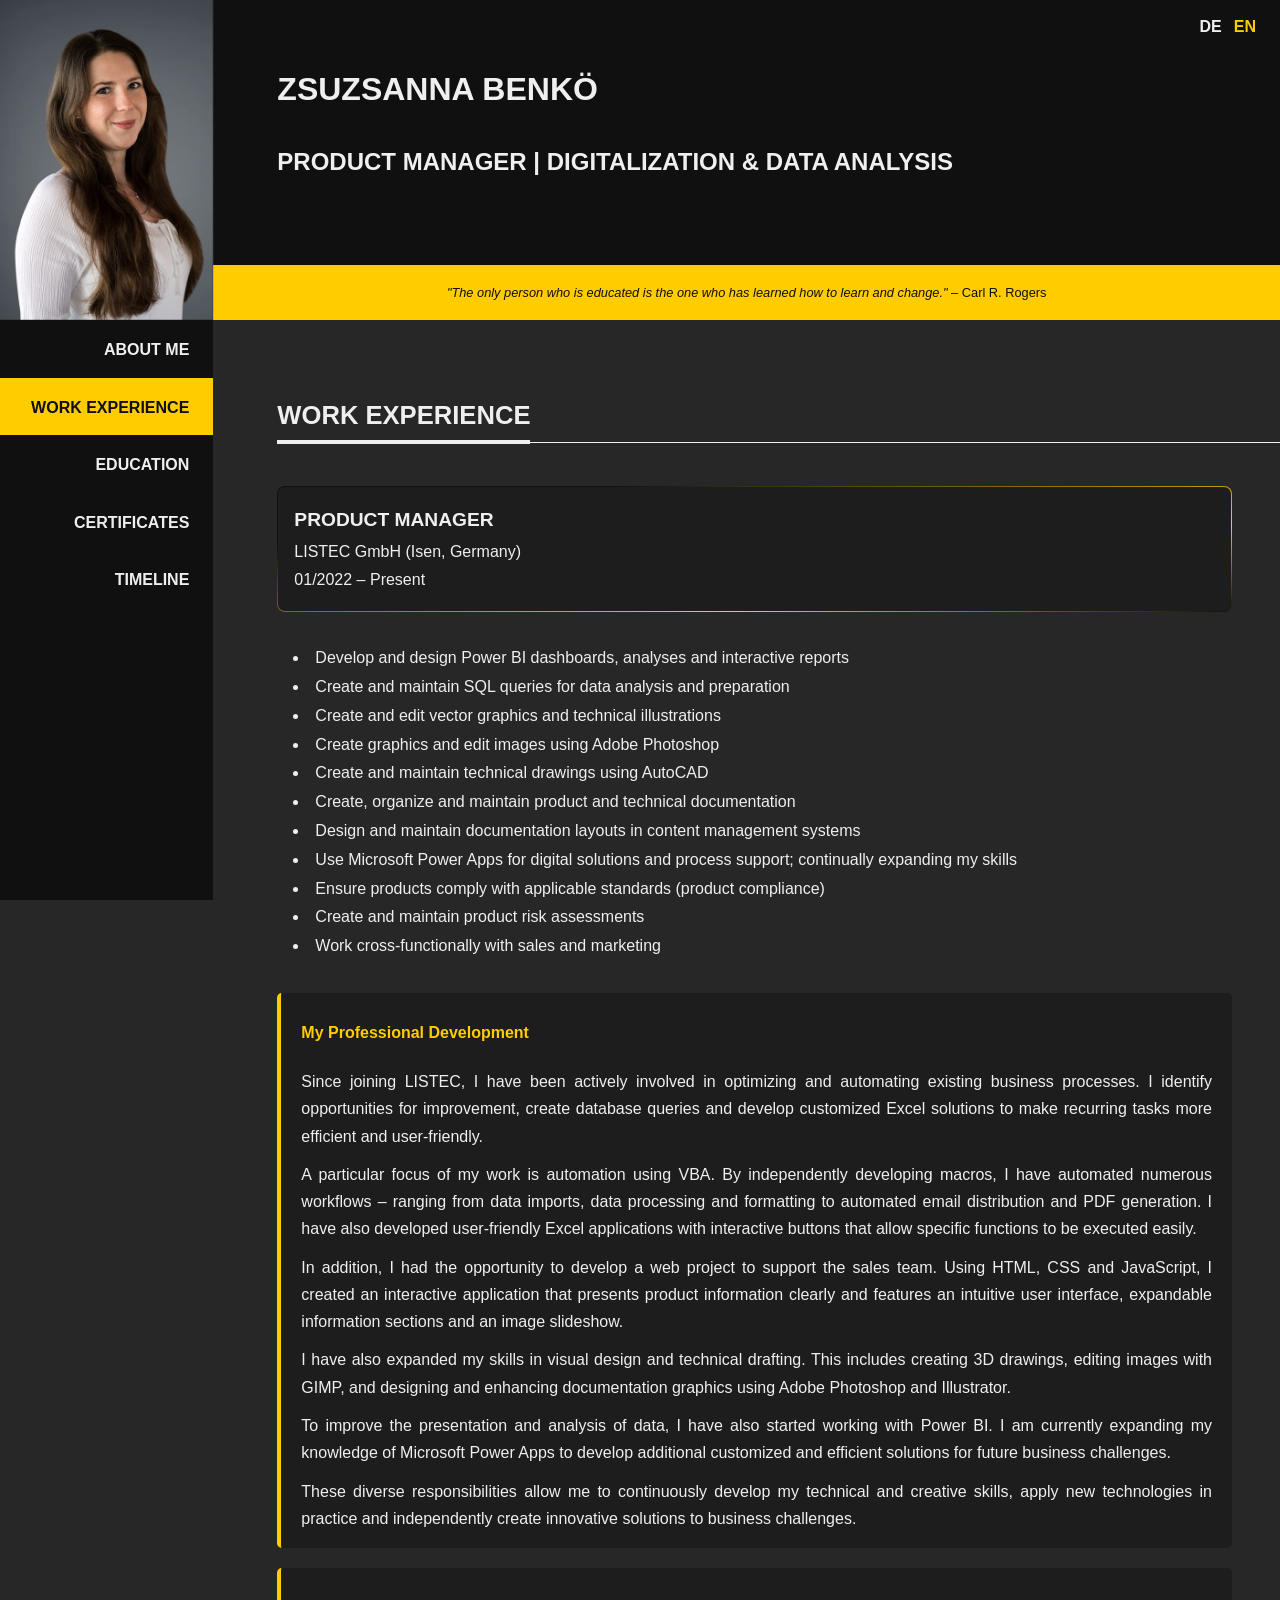
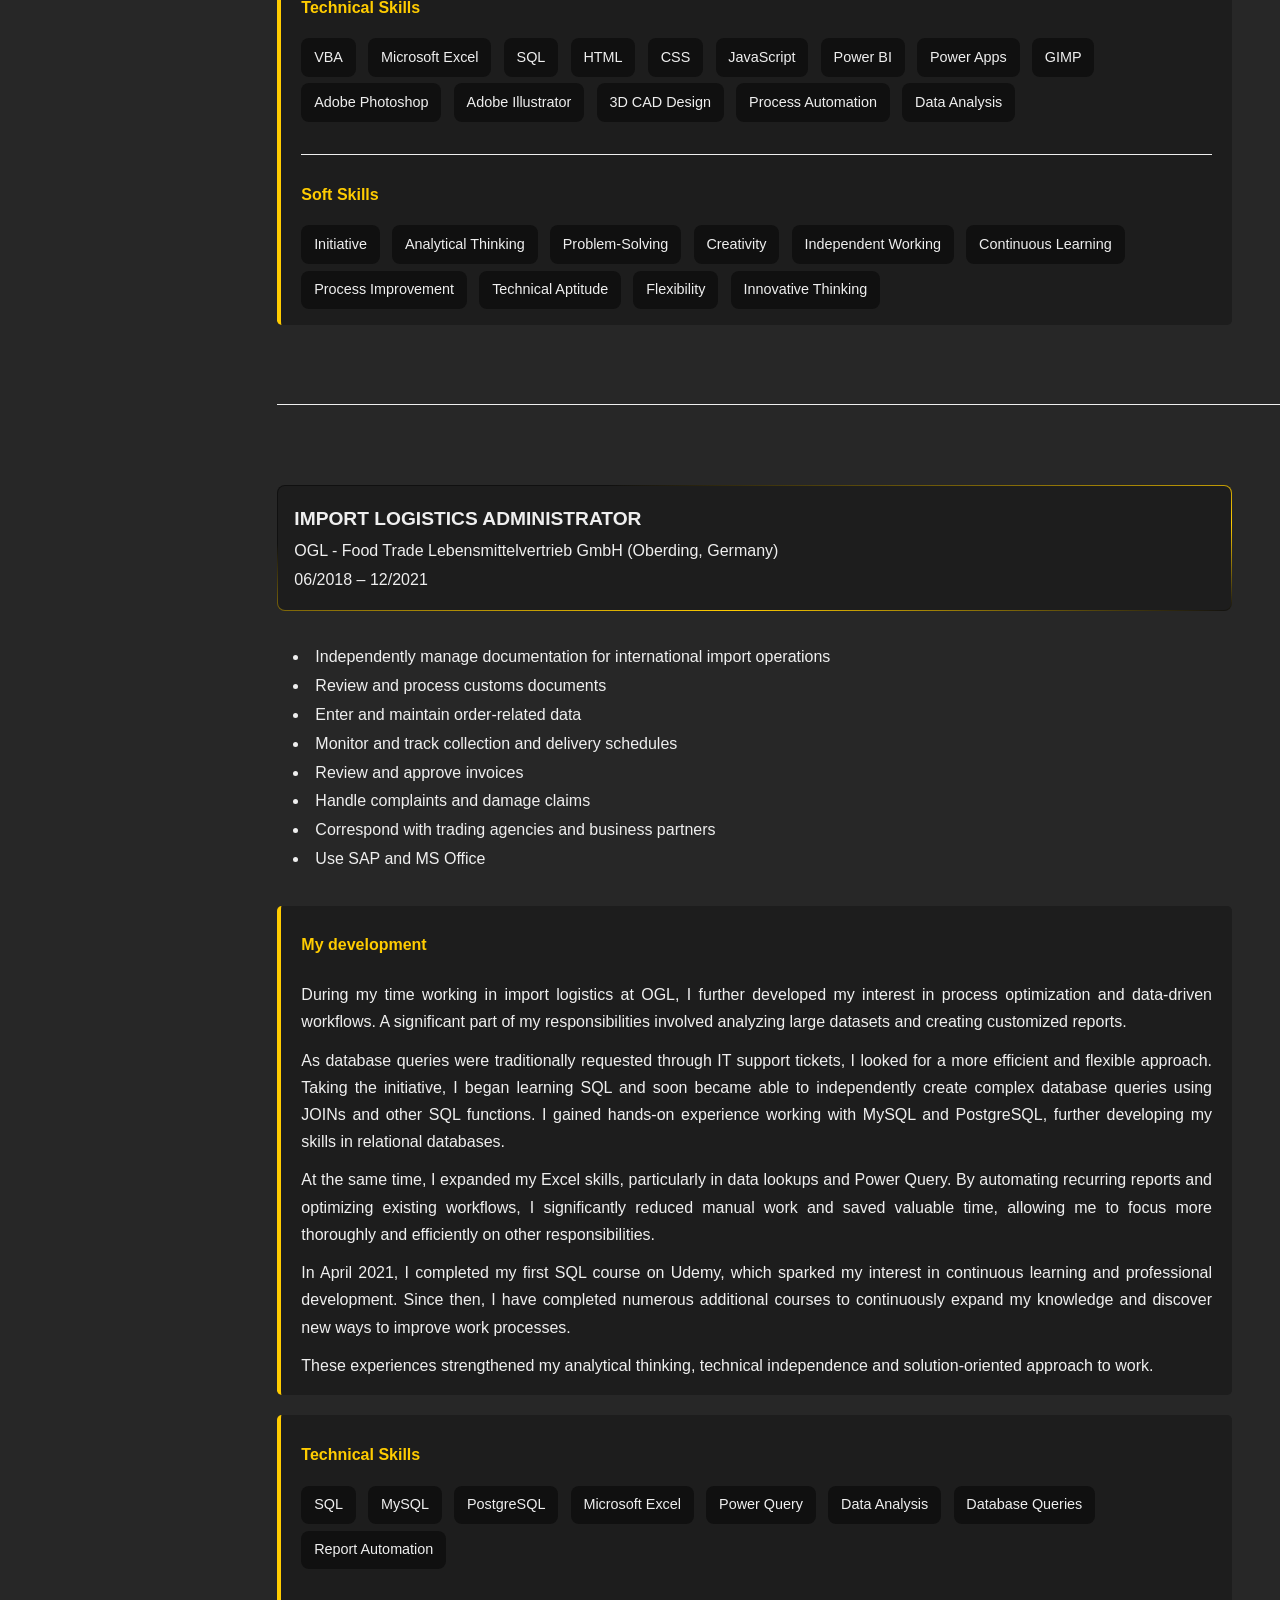
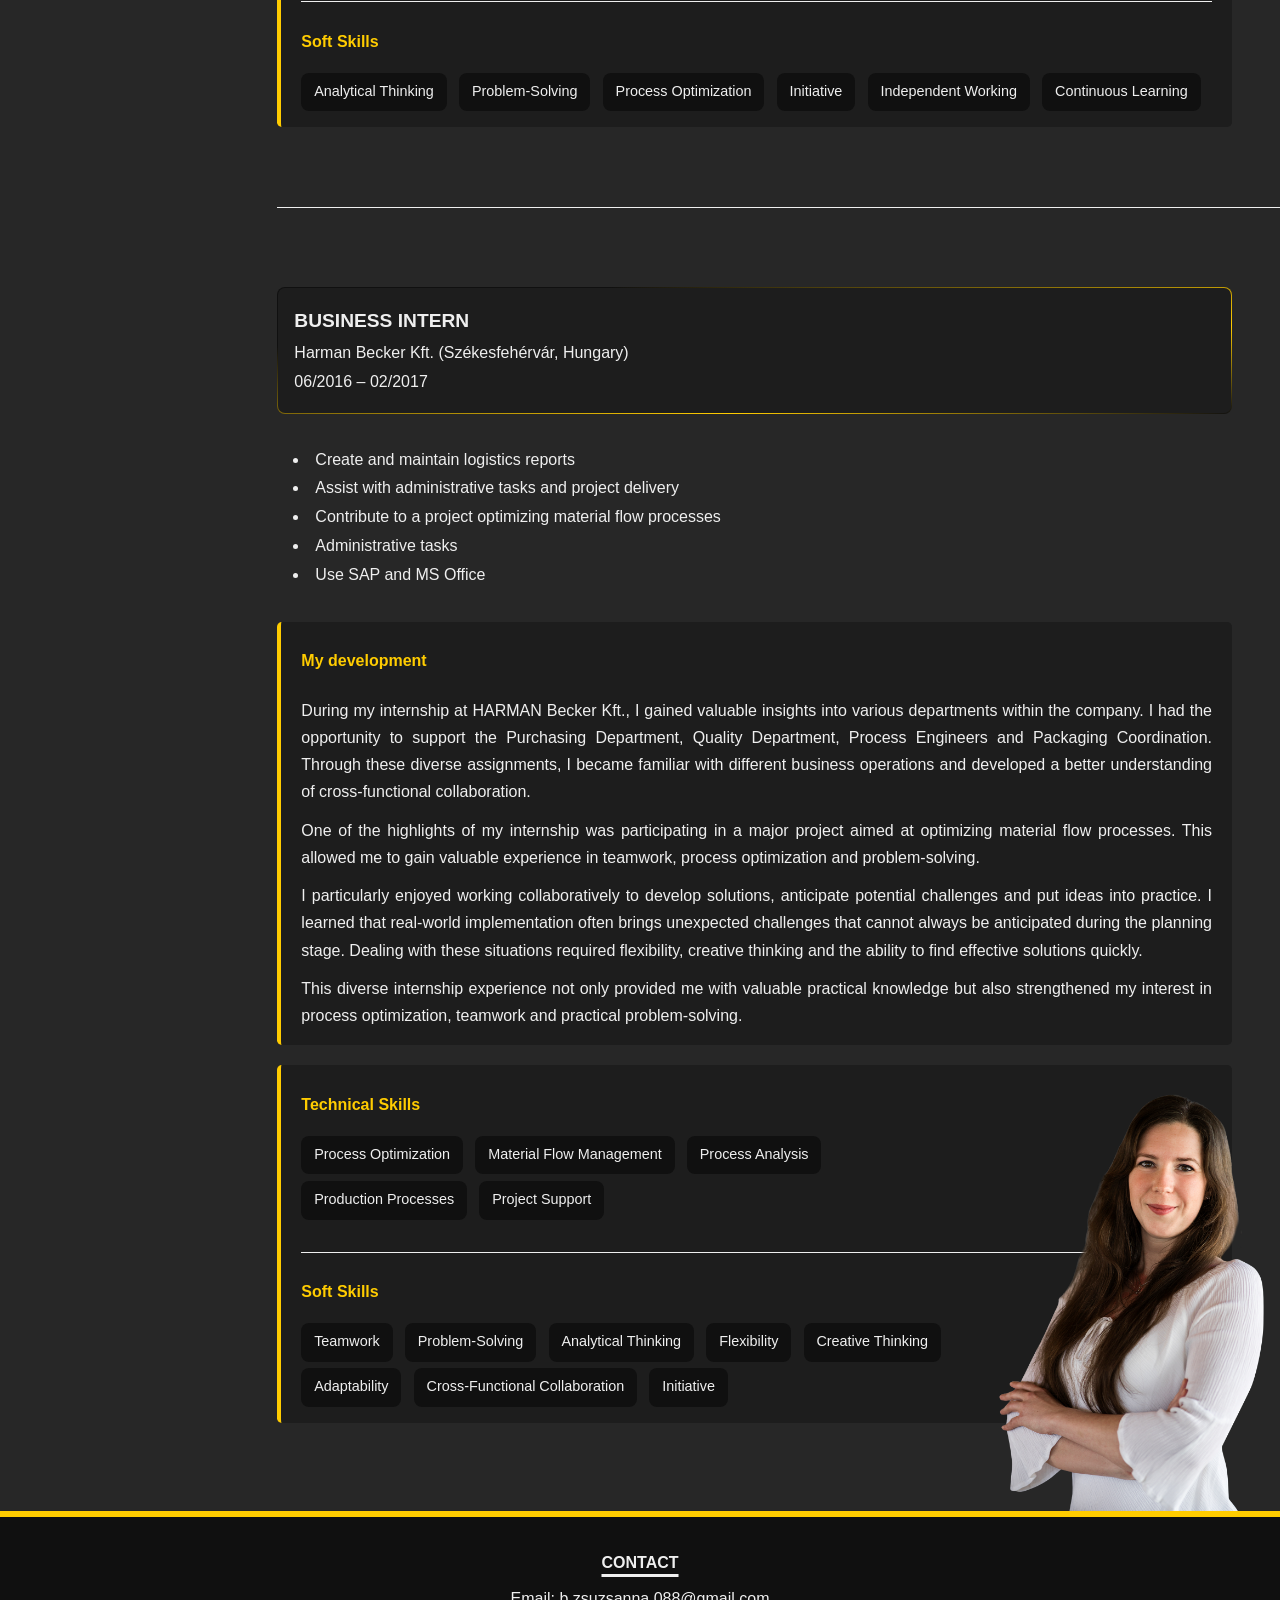
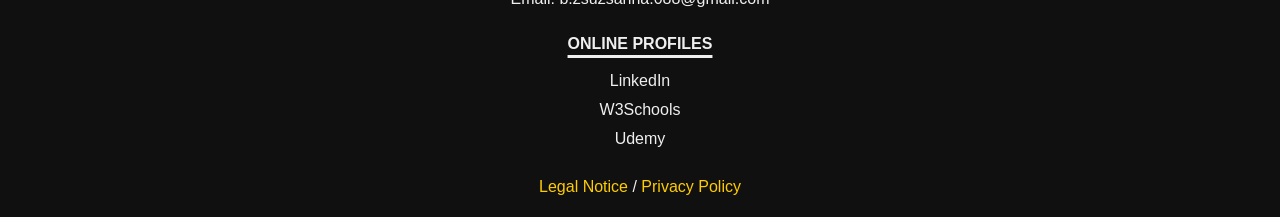
<file: en/berufserfahrung.html>
<!DOCTYPE html>
<html lang="en">

    <head>
        <meta charset="utf-8">
        <meta name="viewport" content="width=device-width, initial-scale=1.0">
        <title>Zsuzsanna Benkö</title>
        <link rel="preload" as="image" href="../src/img/zsusanna-benkoe-cv-foto-header.jpg">

        <!-- FAVICON -->
        <link rel="icon" href="../favicon/favicon.ico" sizes="any">
        <link rel="icon" type="image/png" sizes="32x32" href="../favicon/favicon-32.png">
        <link rel="icon" type="image/png" sizes="16x16" href="../favicon/favicon-16.png">
        <link rel="apple-touch-icon" sizes="180x180" href="../favicon/apple-touch-icon.png">
        <meta name="theme-color" content="#272727">

        <!-- AUTHOR'S STYLESHEET -->
        <!-- Load shared layout and utility styles before site-specific rules. -->
        <link rel="stylesheet" type="text/css" href="../src/css/flexbox.css">
        <link rel="stylesheet" type="text/css" href="../src/css/components.css">
        <link rel="stylesheet" type="text/css" href="../src/css/element-spaces.css">
        <link rel="stylesheet" type="text/css" href="../src/css/styles.css">
    </head>

    <body>

        <!-- === HEADER === -->
        <!-- Site identity and responsive profile header. -->
        <header id="header" class="container">
                <nav class="language-switcher" aria-label="Language selection">
                    <a href="../berufserfahrung.html" lang="de">DE</a>
                    <a href="berufserfahrung.html" lang="en" aria-current="page">EN</a>
                </nav>
                <div class="row">

                    <!-- The header image container for the CV photo. -->
                    <div id="header-img-container" class="col-5 col-sm-4 col-md-3 col-xl-2"></div>
                    
                    <!-- The header text container for name, title, and quote -->
                    <div id="header-text-container" class="col-7 col-sm-8 col-md-9 col-xl-10">
                        <div id="header-text-name">
                            <h1>Zsuzsanna Benkö</h1>
                            <h2>PRODUCT MANAGER | DIGITALIZATION & DATA ANALYSIS</h2>
                        </div>
                        <p id="header-text-quote" >
                            <i>"The only person who is educated is the one who has learned how to 
                            learn and change."</i> – Carl R. Rogers
                        </p>
                    </div>

                </div>
        </header>

        <!-- === MAIN === -->
        <!-- Main content and navigation. -->
        <main id="main" class="container">
            <div class="row">

                <!-- NAVIGATION -->
                <!-- The compact and full navigation variants are shown at different breakpoints. -->
                
                <!-- SMALL DISPLAY NAVIGATION -->
                <nav id="nav-container-small" class="display-block display-sm-none col-12">
                    <ul>
                        <li><a href="index.html">About me</a></li>
                        <li class="active"><a href="berufserfahrung.html" aria-current="page">Work experience</a></li>
                        <li><a href="berufliche_bildung.html">Education</a></li>
                        <li><a href="zertifikate.html">Certificates</a></li>
                        <li><a href="timeline.html">Timeline</a></li>
                    </ul>
                </nav>
                <!-- FULL DISPLAY NAVIGATION -->
                <nav id="nav-container" class="display-none display-sm-block col-sm-4 col-md-3 col-xl-2">
                    <ul>
                        <li><a href="index.html">About me</a></li>
                        <li class="active"><a href="berufserfahrung.html" aria-current="page">Work experience</a></li>
                        <li><a href="berufliche_bildung.html">Education</a></li>
                        <li><a href="zertifikate.html">Certificates</a></li>
                        <li><a href="timeline.html">Timeline</a></li>
                    </ul>
                </nav>

                <!-- MAIN CONTENT -->
                <!-- JOB EXPERIENCE -->
                <div id="main-container" class="overlay-job col-12 col-sm-8 col-md-9 col-xl-10">

                    <div id="job-section">
                        
                        <h2><span class="heading-text">WORK EXPERIENCE</span></h2>

                        <!-- Each entry groups the role, employer, dates, and key responsibilities. -->
                        <!-- LISTEC GmbH -->
                        <div id="listec" class="job-container">
                            <div class="job-data">
                                <h3>Product Manager</h3>
                                <div>LISTEC GmbH (Isen, Germany)</div>
                                <div>01/2022 – Present</div>
                            </div>
                            <div class="job-description">
                                <ul>
                                    <li>Develop and design Power BI dashboards, analyses and interactive reports</li>
                                    <li>Create and maintain SQL queries for data analysis and preparation</li>
                                    <li>Create and edit vector graphics and technical illustrations</li>
                                    <li>Create graphics and edit images using Adobe Photoshop</li>
                                    <li>Create and maintain technical drawings using AutoCAD</li>
                                    <li>Create, organize and maintain product and technical documentation</li>
                                    <li>Design and maintain documentation layouts in content management systems</li>
                                    <li>Use Microsoft Power Apps for digital solutions and process support; continually expanding my skills</li>
                                    <li>Ensure products comply with applicable standards (product compliance)</li>
                                    <li>Create and maintain product risk assessments</li>
                                    <li>Work cross-functionally with sales and marketing</li>
                                </ul>
                            </div>
                            
                            <div class="job-development">
                                <h4>My Professional Development</h4>
                                <p>
                                    Since joining LISTEC, I have been actively involved in optimizing and automating existing business processes.
                                    I identify opportunities for improvement, create database queries and develop customized Excel solutions to make recurring tasks more efficient
                                    and user-friendly.
                                </p>
                                <p>
                                    A particular focus of my work is automation using VBA. By independently developing macros, I have automated numerous workflows – ranging from data imports,
                                    data processing and formatting to automated email distribution and PDF generation. I have also developed user-friendly Excel applications with interactive buttons
                                    that allow specific functions to be executed easily.
                                </p>
                                <p>
                                    In addition, I had the opportunity to develop a web project to support the sales team. Using HTML,
                                    CSS and JavaScript, I created an interactive application that presents product information clearly and features an intuitive user interface,
                                    expandable information sections and an image slideshow.
                                </p>
                                <p>
                                    I have also expanded my skills in visual design and technical drafting. This includes creating 3D drawings,
                                    editing images with GIMP, and designing and enhancing documentation graphics using Adobe Photoshop and Illustrator.
                                </p>
                                <p>
                                    To improve the presentation and analysis of data, I have also started working with Power BI. I am currently expanding my knowledge of Microsoft Power Apps
                                    to develop additional customized and efficient solutions for future business challenges.
                                </p>
                                <p>
                                    These diverse responsibilities allow me to continuously develop my technical and creative skills, apply new technologies in practice and
                                    independently create innovative solutions to business challenges.
                                </p>
                            </div>

                            <div class="job-skills">
                                <div class="job-skills-technical">
                                    <h4>Technical Skills</h4>
                                    <span class="job-skill-tag">VBA</span>
                                    <span class="job-skill-tag">Microsoft Excel</span>
                                    <span class="job-skill-tag">SQL</span>
                                    <span class="job-skill-tag">HTML</span>
                                    <span class="job-skill-tag">CSS</span>
                                    <span class="job-skill-tag">JavaScript</span>
                                    <span class="job-skill-tag">Power BI</span>
                                    <span class="job-skill-tag">Power Apps</span>
                                    <span class="job-skill-tag">GIMP</span>
                                    <span class="job-skill-tag">Adobe Photoshop</span>
                                    <span class="job-skill-tag">Adobe Illustrator</span>
                                    <span class="job-skill-tag">3D CAD Design</span>
                                    <span class="job-skill-tag">Process Automation</span>
                                    <span class="job-skill-tag">Data Analysis</span>
                                </div>
                                <div>
                                    <h4>Soft Skills</h4>
                                    <span class="job-skill-tag">Initiative</span>
                                    <span class="job-skill-tag">Analytical Thinking</span>
                                    <span class="job-skill-tag">Problem-Solving</span>
                                    <span class="job-skill-tag">Creativity</span>
                                    <span class="job-skill-tag">Independent Working</span>
                                    <span class="job-skill-tag">Continuous Learning</span>
                                    <span class="job-skill-tag">Process Improvement</span>
                                    <span class="job-skill-tag">Technical Aptitude</span>
                                    <span class="job-skill-tag">Flexibility</span>
                                    <span class="job-skill-tag">Innovative Thinking</span>
                                </div>
                            </div>

                        </div>

                        <!-- OGL -->
                        <div id="ogl" class="job-container">
                            <div class="job-data">
                                <h3>Import Logistics Administrator</h3>
                                <div>OGL - Food Trade Lebensmittelvertrieb GmbH (Oberding, Germany)</div>
                                <div>06/2018 – 12/2021</div>
                            </div>
                            <div class="job-description">
                                <ul>
                                    <li>Independently manage documentation for international import operations</li>
                                    <li>Review and process customs documents</li>
                                    <li>Enter and maintain order-related data</li>
                                    <li>Monitor and track collection and delivery schedules</li>
                                    <li>Review and approve invoices</li>
                                    <li>Handle complaints and damage claims</li>
                                    <li>Correspond with trading agencies and business partners</li>
                                    <li>Use SAP and MS Office</li>
                                </ul>
                            </div>
                            <div class="job-development">
                                <h4>My development</h4>
                                <p>
                                    During my time working in import logistics at OGL, I further developed my interest in process optimization and data-driven workflows. 
                                    A significant part of my responsibilities involved analyzing large datasets and creating customized reports.
                                </p>
                                <p>
                                    As database queries were traditionally requested through IT support tickets, I looked for a more efficient and flexible approach. 
                                    Taking the initiative, I began learning SQL and soon became able to independently create complex database queries using JOINs and 
                                    other SQL functions. I gained hands-on experience working with MySQL and PostgreSQL, further developing my skills in relational 
                                    databases.
                                </p>
                                <p>
                                    At the same time, I expanded my Excel skills, particularly in data lookups and Power Query. By automating recurring reports and 
                                    optimizing existing workflows, I significantly reduced manual work and saved valuable time, allowing me to focus more thoroughly 
                                    and efficiently on other responsibilities.
                                </p>
                                <p>
                                    In April 2021, I completed my first SQL course on Udemy, which sparked my interest in continuous learning and professional development. 
                                    Since then, I have completed numerous additional courses to continuously expand my knowledge and discover new ways to improve work 
                                    processes.
                                </p>
                                <p>
                                    These experiences strengthened my analytical thinking, technical independence and solution-oriented approach to work.
                                </p>
                            </div>
                            <div class="job-skills">
                                <div class="job-skills-technical">
                                    <h4>Technical Skills</h4>
                                    <span class="job-skill-tag">SQL</span>
                                    <span class="job-skill-tag">MySQL</span>
                                    <span class="job-skill-tag">PostgreSQL</span>
                                    <span class="job-skill-tag">Microsoft Excel</span>
                                    <span class="job-skill-tag">Power Query</span>
                                    <span class="job-skill-tag">Data Analysis</span>
                                    <span class="job-skill-tag">Database Queries</span>
                                    <span class="job-skill-tag">Report Automation</span>
                                </div>
                                <div>
                                    <h4>Soft Skills</h4>
                                    <span class="job-skill-tag">Analytical Thinking</span>
                                    <span class="job-skill-tag">Problem-Solving</span>
                                    <span class="job-skill-tag">Process Optimization</span>
                                    <span class="job-skill-tag">Initiative</span>
                                    <span class="job-skill-tag">Independent Working</span>
                                    <span class="job-skill-tag">Continuous Learning</span>
                                </div>
                            </div>
                        </div>

                        <!-- HARMAN -->
                        <div id="harman" class="job-container">
                            <div class="job-data">
                                <h3>BUSINESS INTERN</h3>
                                <div>Harman Becker Kft. (Székesfehérvár, Hungary)</div>
                                <div>06/2016 – 02/2017</div>
                            </div>
                            <div class="job-description">
                                <ul>
                                    <li>Create and maintain logistics reports</li>
                                    <li>Assist with administrative tasks and project delivery</li>
                                    <li>Contribute to a project optimizing material flow processes</li>
                                    <li>Administrative tasks</li>
                                    <li>Use SAP and MS Office</li>
                                </ul>
                            </div>
                            <div class="job-development">
                                <h4>My development</h4>
                                <p>
                                    During my internship at HARMAN Becker Kft., I gained valuable insights into various departments within the company. 
                                    I had the opportunity to support the Purchasing Department, Quality Department, Process Engineers and Packaging Coordination. 
                                    Through these diverse assignments, I became familiar with different business operations and developed a better understanding 
                                    of cross-functional collaboration.
                                </p>
                                <p>
                                    One of the highlights of my internship was participating in a major project aimed at optimizing material flow processes. 
                                    This allowed me to gain valuable experience in teamwork, process optimization and problem-solving.
                                </p>
                                <p>
                                    I particularly enjoyed working collaboratively to develop solutions, anticipate potential challenges and put ideas into practice. 
                                    I learned that real-world implementation often brings unexpected challenges that cannot always be anticipated during the planning 
                                    stage. Dealing with these situations required flexibility, creative thinking and the ability to find effective solutions quickly.
                                </p>
                                <p>
                                    This diverse internship experience not only provided me with valuable practical knowledge but also strengthened my interest 
                                    in process optimization, teamwork and practical problem-solving.
                                </p>
                            </div>

                            <div class="job-skills">
                                <div class="job-skills-technical">
                                    <h4>Technical Skills</h4>
                                    <span class="job-skill-tag">Process Optimization</span>
                                    <span class="job-skill-tag">Material Flow Management</span>
                                    <span class="job-skill-tag">Process Analysis</span>
                                    <span class="job-skill-tag">Production Processes</span>
                                    <span class="job-skill-tag">Project Support</span>
                                </div>
                                <div class="job-skills-soft">
                                    <h4>Soft Skills</h4>
                                    <span class="job-skill-tag">Teamwork</span>
                                    <span class="job-skill-tag">Problem-Solving</span>
                                    <span class="job-skill-tag">Analytical Thinking</span>
                                    <span class="job-skill-tag">Flexibility</span>
                                    <span class="job-skill-tag">Creative Thinking</span>
                                    <span class="job-skill-tag">Adaptability</span>
                                    <span class="job-skill-tag">Cross-Functional Collaboration</span>
                                    <span class="job-skill-tag">Initiative</span>
                                </div>
                            </div>

                        </div>
                    </div>
                
                </div>

            </div>
        </main>

        <!-- === FOOTER === -->
        <!-- Contact details and external professional profiles. -->
        <footer id="footer">
            <div class="row">
                <div class="col-12">
                    <div class="footer-heading">Contact</div>
                    <div>Email: <a href="mailto:b.zsuzsanna.088@gmail.com">b.zsuzsanna.088@gmail.com</a></div>
                    
                    <div class="footer-heading">Online profiles</div>
                    <div><a href="https://www.linkedin.com/in/zsuzsanna-benkoe" target="_blank" rel="noopener noreferrer">LinkedIn</a></div>
                    <div><a href="https://www.w3profile.com/Susi88/" target="_blank" rel="noopener noreferrer">W3Schools</a></div>
                    <div><a href="https://www.udemy.com/user/zsuzsanna-benko-2/" target="_blank" rel="noopener noreferrer">Udemy</a></div>
                    <div id="legal-links">
                        <a id="impressum-btn" href="impressum.html">Legal Notice</a> / 
                        <a id="privacy-btn" href="privacy.html">Privacy Policy</a>
                    </div>
                </div>
            </div>
        </footer>

        <!-- === JAVASCRIPT === -->
        <script src="../src/js/main.js"></script>

    </body>

</html>
</file>
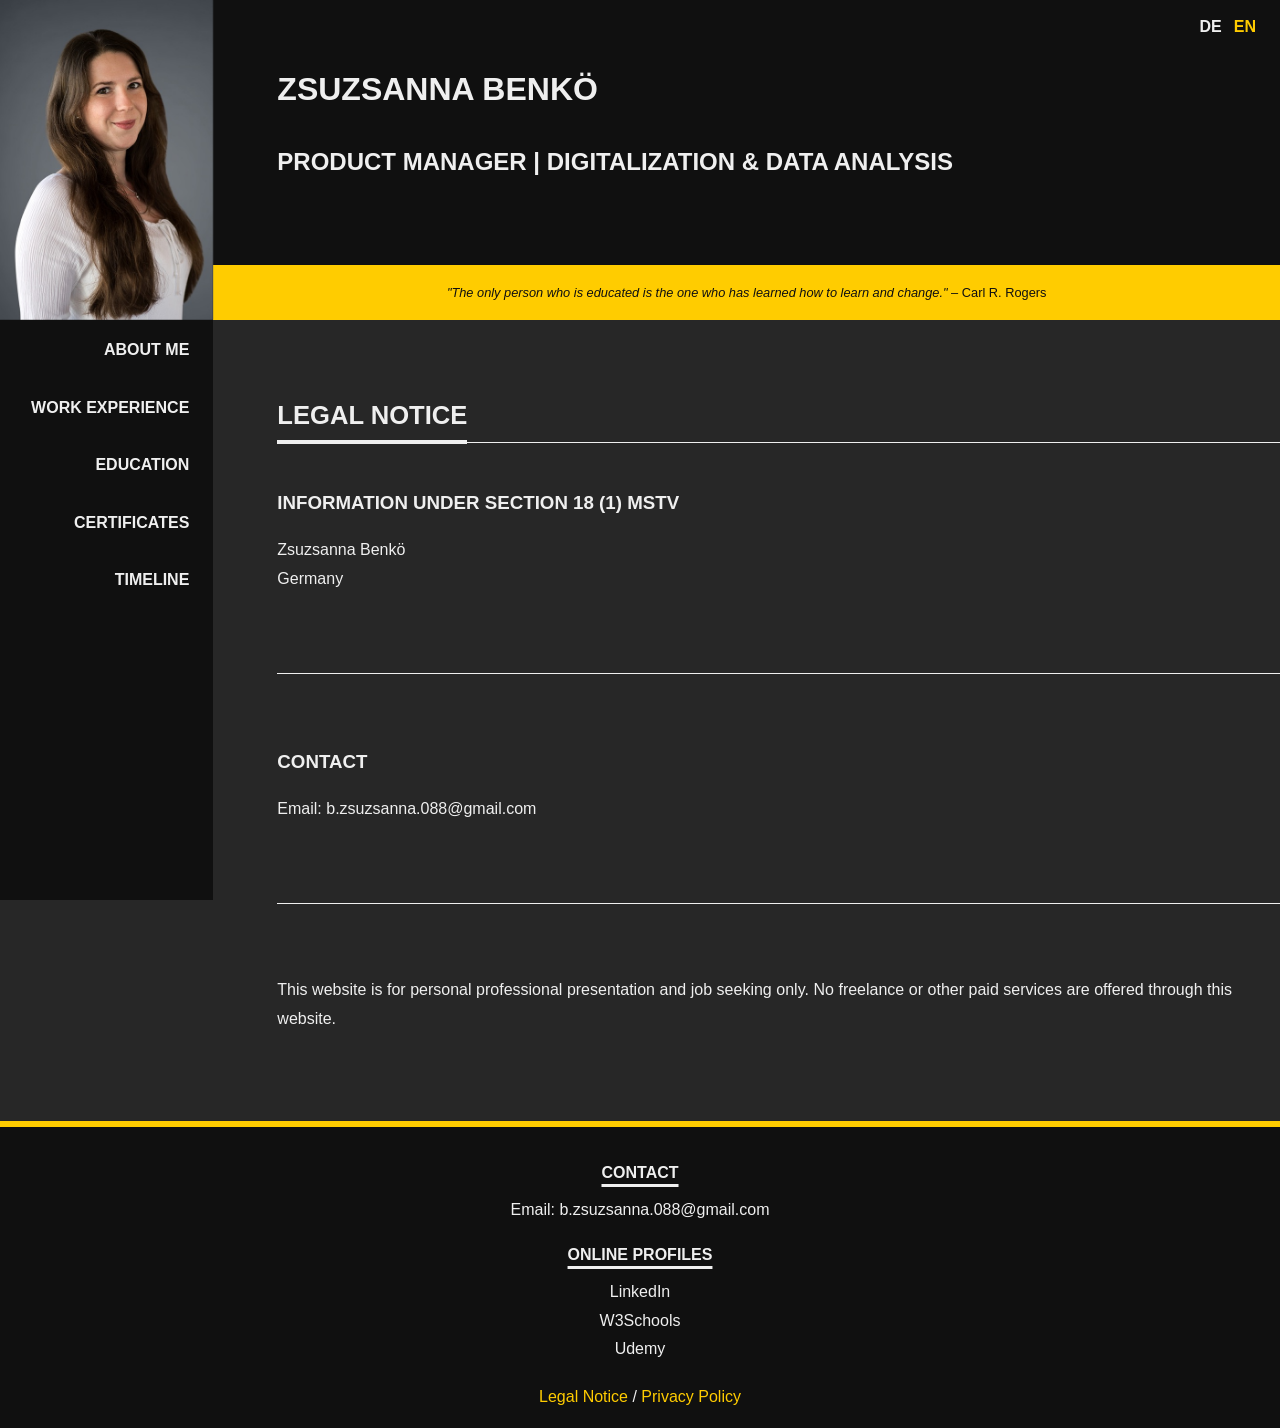
<file: en/impressum.html>
<!DOCTYPE html>
<html lang="en">

    <head>
        <meta charset="utf-8">
        <meta name="viewport" content="width=device-width, initial-scale=1.0">
        <title>Zsuzsanna Benkö</title>
        <link rel="preload" as="image" href="../src/img/zsusanna-benkoe-cv-foto-header.jpg">

        <!-- FAVICON -->
        <link rel="icon" href="../favicon/favicon.ico" sizes="any">
        <link rel="icon" type="image/png" sizes="32x32" href="../favicon/favicon-32.png">
        <link rel="icon" type="image/png" sizes="16x16" href="../favicon/favicon-16.png">
        <link rel="apple-touch-icon" sizes="180x180" href="../favicon/apple-touch-icon.png">
        <meta name="theme-color" content="#272727">

        <!-- AUTHOR'S STYLESHEET -->
        <!-- Load shared layout and utility styles before site-specific rules. -->
        <link rel="stylesheet" type="text/css" href="../src/css/flexbox.css">
        <link rel="stylesheet" type="text/css" href="../src/css/components.css">
        <link rel="stylesheet" type="text/css" href="../src/css/element-spaces.css">
        <link rel="stylesheet" type="text/css" href="../src/css/styles.css">
    </head>

    <body>

        <!-- === HEADER === -->
        <!-- Site identity and responsive profile header. -->
        <header id="header" class="container">
                <nav class="language-switcher" aria-label="Language selection">
                    <a href="../impressum.html" lang="de">DE</a>
                    <a href="impressum.html" lang="en" aria-current="page">EN</a>
                </nav>
                <div class="row">

                    <!-- The header image container for the CV photo. -->
                    <div id="header-img-container" class="col-5 col-sm-4 col-md-3 col-xl-2"></div>

                    <!-- The header text container for name, title, and quote -->
                    <div id="header-text-container" class="col-7 col-sm-8 col-md-9 col-xl-10">
                        <div id="header-text-name">
                            <h1>Zsuzsanna Benkö</h1>
                            <h2>PRODUCT MANAGER | DIGITALIZATION & DATA ANALYSIS</h2>
                        </div>
                        <p id="header-text-quote" >
                            <i>"The only person who is educated is the one who has learned how to 
                            learn and change."</i> – Carl R. Rogers
                        </p>
                    </div>

                </div>
        </header>

        <!-- === MAIN === -->
        <!-- Main content and navigation. -->
        <main id="main" class="container">
            <div class="row">

                <!-- NAVIGATION -->
                <!-- The compact and full navigation variants are shown at different breakpoints. -->

                <!-- SMALL DISPLAY NAVIGATION -->
                <nav id="nav-container-small" class="display-block display-sm-none col-12">
                    <ul>
                        <li><a href="index.html">About me</a></li>
                        <li><a href="berufserfahrung.html">Work experience</a></li>
                        <li><a href="berufliche_bildung.html">Education</a></li>
                        <li><a href="zertifikate.html">Certificates</a></li>
                        <li><a href="timeline.html">Timeline</a></li>
                    </ul>
                </nav>
                <!-- FULL DISPLAY NAVIGATION -->
                <nav id="nav-container" class="display-none display-sm-block col-sm-4 col-md-3 col-xl-2">
                    <ul>
                        <li><a href="index.html">About me</a></li>
                        <li><a href="berufserfahrung.html">Work experience</a></li>
                        <li><a href="berufliche_bildung.html">Education</a></li>
                        <li><a href="zertifikate.html">Certificates</a></li>
                        <li><a href="timeline.html">Timeline</a></li>
                    </ul>
                </nav>


                <!-- MAIN CONTENT -->
                <div id="main-container" class="col-12 col-sm-8 col-md-9 col-xl-10">

                    <div id="impressum-section">
                        <h2><span class="heading-text">Legal Notice</span></h2>

                        <div class="impressum-container">
                            <h3>Information under Section 18 (1) MStV</h3>
                            <p>
                                Zsuzsanna Benkö<br>
                                Germany
                            </p>
                        </div>

                        <div class="impressum-container">
                            <h3 id="impressum-contact">Contact</h3>
                            <p>
                                Email:
                                <a href="mailto:b.zsuzsanna.088@gmail.com">b.zsuzsanna.088@gmail.com</a>
                            </p>
                        </div>

                        <div class="impressum-container">
                            <p>
                                This website is for personal professional presentation and job seeking only.
                                No freelance or other paid services are offered through this website.
                            </p>
                        </div>
                    </div>
                    
                </div>


            </div>
        </main>


        <!-- === FOOTER === -->
        <!-- Contact details and external professional profiles. -->
        <footer id="footer">
            <div class="row">
                <div class="col-12">
                    <div class="footer-heading">Contact</div>
                    <div>Email: <a href="mailto:b.zsuzsanna.088@gmail.com">b.zsuzsanna.088@gmail.com</a></div>
                    
                    <div class="footer-heading">Online profiles</div>
                    <div><a href="https://www.linkedin.com/in/zsuzsanna-benkoe" target="_blank" rel="noopener noreferrer">LinkedIn</a></div>
                    <div><a href="https://www.w3profile.com/Susi88/" target="_blank" rel="noopener noreferrer">W3Schools</a></div>
                    <div><a href="https://www.udemy.com/user/zsuzsanna-benko-2/" target="_blank" rel="noopener noreferrer">Udemy</a></div>
                                        <div id="legal-links">
                        <a id="impressum-btn" href="impressum.html">Legal Notice</a> / 
                        <a id="privacy-btn" href="privacy.html">Privacy Policy</a>
                    </div>
                </div>
            </div>
        </footer>

        <!-- === JAVASCRIPT === -->
        <script src="../src/js/main.js"></script>

    </body>

</html>
</file>
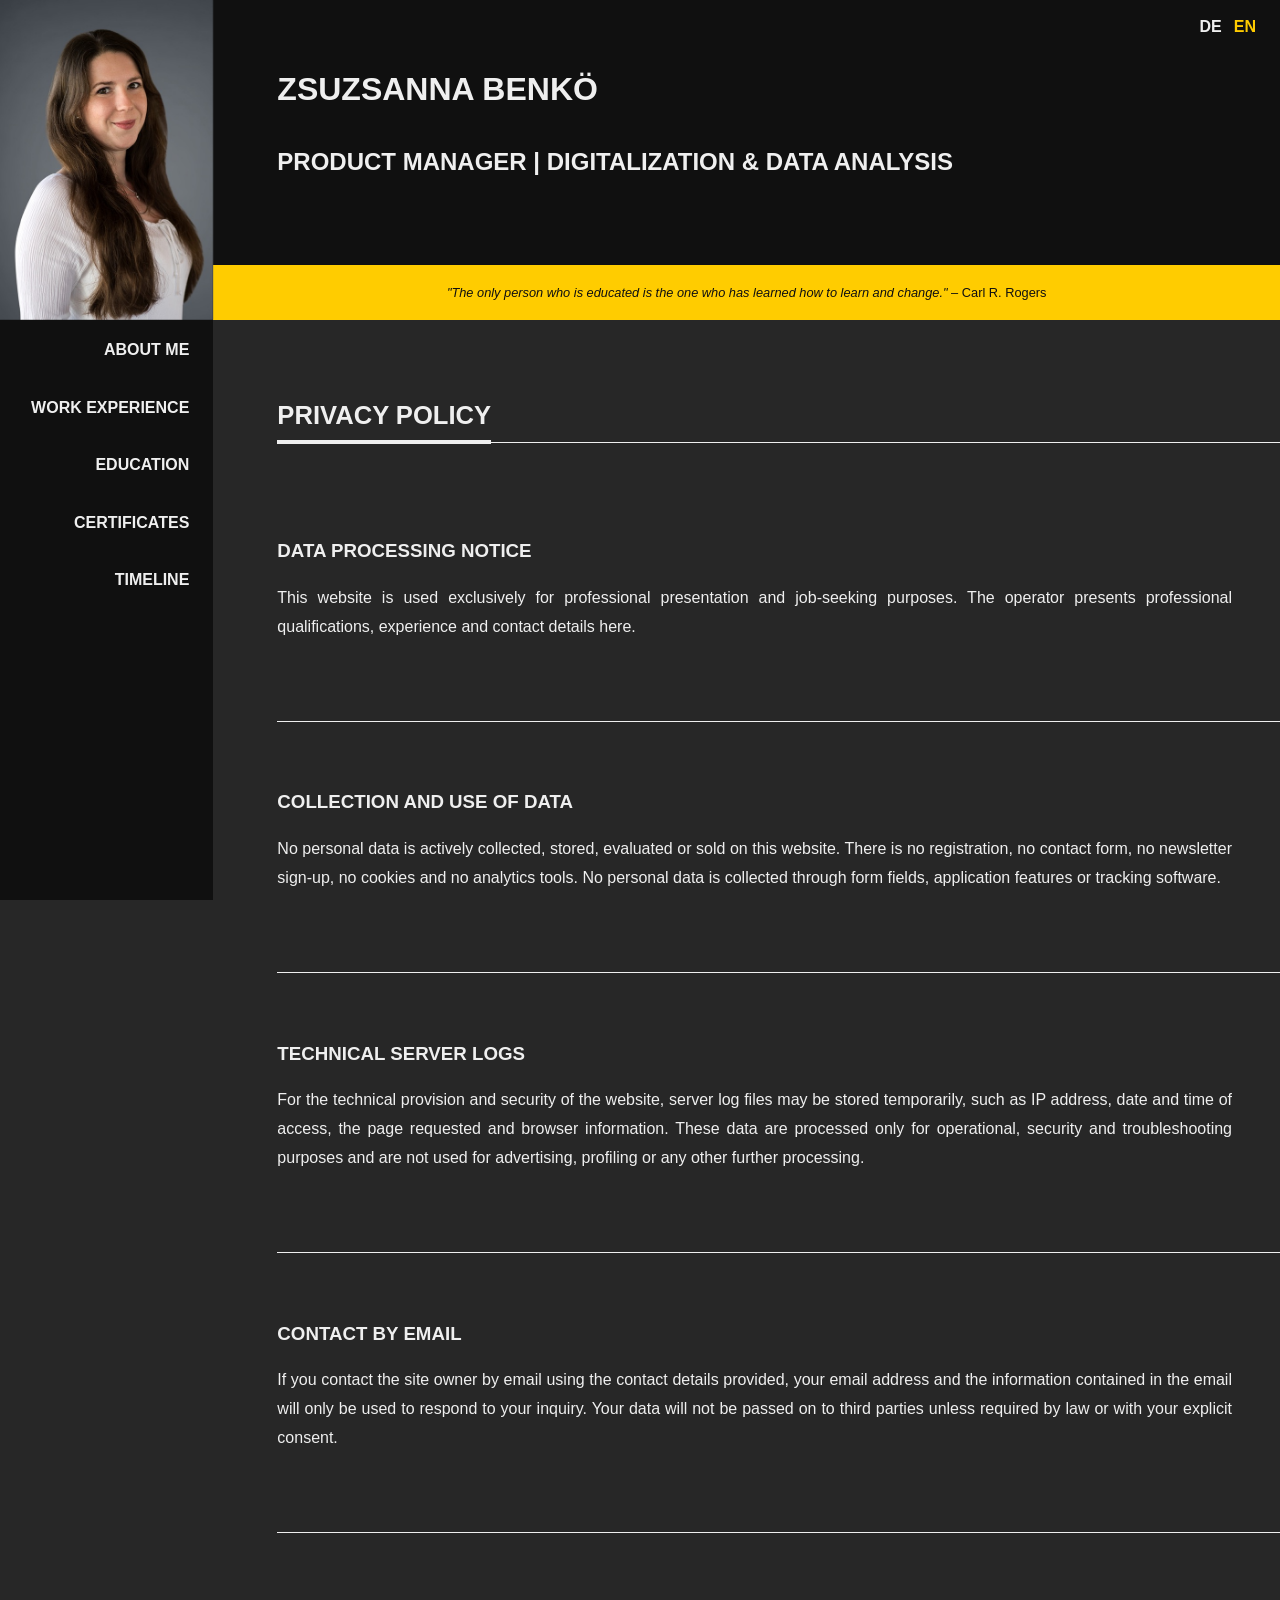
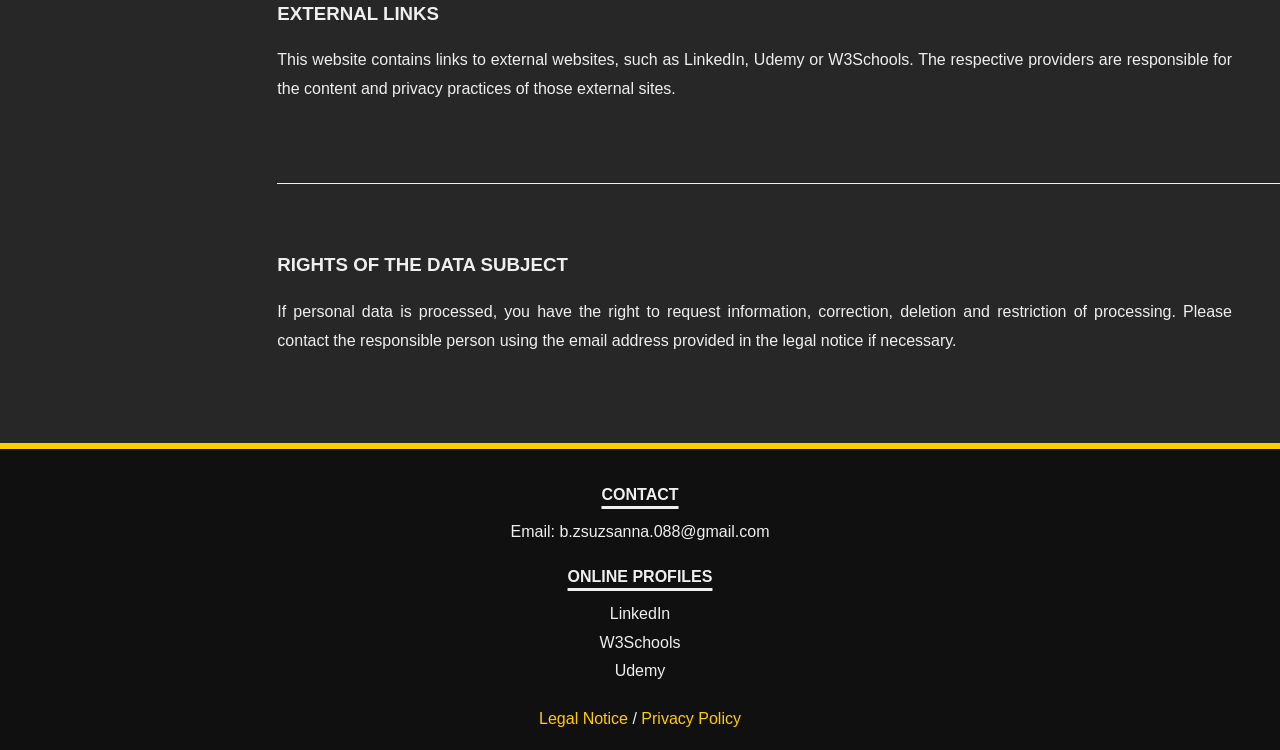
<file: en/privacy.html>
<!DOCTYPE html>
<html lang="en">

    <head>
        <meta charset="utf-8">
        <meta name="viewport" content="width=device-width, initial-scale=1.0">
        <title>Zsuzsanna Benkö</title>
        <link rel="preload" as="image" href="../src/img/zsusanna-benkoe-cv-foto-header.jpg">

        <link rel="icon" href="../favicon/favicon.ico" sizes="any">
        <link rel="icon" type="image/png" sizes="32x32" href="../favicon/favicon-32.png">
        <link rel="icon" type="image/png" sizes="16x16" href="../favicon/favicon-16.png">
        <link rel="apple-touch-icon" sizes="180x180" href="../favicon/apple-touch-icon.png">
        <meta name="theme-color" content="#272727">

        <link rel="stylesheet" type="text/css" href="../src/css/flexbox.css">
        <link rel="stylesheet" type="text/css" href="../src/css/components.css">
        <link rel="stylesheet" type="text/css" href="../src/css/element-spaces.css">
        <link rel="stylesheet" type="text/css" href="../src/css/styles.css">
    </head>

    <body>
        <header id="header" class="container">
            <nav class="language-switcher" aria-label="Language selection">
                <a href="../privacy.html" lang="de">DE</a>
                <a href="privacy.html" lang="en" aria-current="page">EN</a>
            </nav>
            <div class="row">
                <div id="header-img-container" class="col-5 col-sm-4 col-md-3 col-xl-2"></div>
                <div id="header-text-container" class="col-7 col-sm-8 col-md-9 col-xl-10">
                    <div id="header-text-name">
                        <h1>Zsuzsanna Benkö</h1>
                        <h2>PRODUCT MANAGER | DIGITALIZATION & DATA ANALYSIS</h2>
                    </div>
                    <p id="header-text-quote">
                        <i>"The only person who is educated is the one who has learned how to
                        learn and change."</i> – Carl R. Rogers
                    </p>
                </div>
            </div>
        </header>

        <main id="main" class="container">
            <div class="row">
                <nav id="nav-container-small" class="display-block display-sm-none col-12">
                    <ul>
                        <li><a href="index.html">About me</a></li>
                        <li><a href="berufserfahrung.html">Work experience</a></li>
                        <li><a href="berufliche_bildung.html">Education</a></li>
                        <li><a href="zertifikate.html">Certificates</a></li>
                        <li><a href="timeline.html">Timeline</a></li>
                    </ul>
                </nav>
                <nav id="nav-container" class="display-none display-sm-block col-sm-4 col-md-3 col-xl-2">
                    <ul>
                        <li><a href="index.html">About me</a></li>
                        <li><a href="berufserfahrung.html">Work experience</a></li>
                        <li><a href="berufliche_bildung.html">Education</a></li>
                        <li><a href="zertifikate.html">Certificates</a></li>
                        <li><a href="timeline.html">Timeline</a></li>
                    </ul>
                </nav>

                <div id="main-container" class="col-12 col-sm-8 col-md-9 col-xl-10">
                    <div id="privacy-section">
                        <h2><span class="heading-text">Privacy Policy</span></h2>

                        <div class="privacy-container">
                            <h3>Data processing notice</h3>
                            <p>
                                This website is used exclusively for professional presentation and job-seeking purposes. The operator presents
                                professional qualifications, experience and contact details here.
                            </p>
                        </div>

                        <div class="privacy-container">
                            <h3>Collection and use of data</h3>
                            <p>
                                No personal data is actively collected, stored, evaluated or sold on this website. There is no registration, no contact
                                form, no newsletter sign-up, no cookies and no analytics tools. No personal data is collected through form fields,
                                application features or tracking software.
                            </p>
                        </div>

                        <div class="privacy-container">
                            <h3>Technical server logs</h3>
                            <p>
                                For the technical provision and security of the website, server log files may be stored temporarily, such as IP address,
                                date and time of access, the page requested and browser information. These data are processed only for operational,
                                security and troubleshooting purposes and are not used for advertising, profiling or any other further processing.
                            </p>
                        </div>

                        <div class="privacy-container">
                            <h3>Contact by email</h3>
                            <p>
                                If you contact the site owner by email using the contact details provided, your email address and the information contained
                                in the email will only be used to respond to your inquiry. Your data will not be passed on to third parties unless required
                                by law or with your explicit consent.
                            </p>
                        </div>

                        <div class="privacy-container">
                            <h3>External links</h3>
                            <p>
                                This website contains links to external websites, such as LinkedIn, Udemy or W3Schools. The respective providers are responsible
                                for the content and privacy practices of those external sites.
                            </p>
                        </div>

                        <div class="privacy-container">
                            <h3>Rights of the data subject</h3>
                            <p>
                                If personal data is processed, you have the right to request information, correction, deletion and restriction of processing.
                                Please contact the responsible person using the email address provided in the legal notice if necessary.
                            </p>
                        </div>
                    </div>
                </div>
            </div>
        </main>

        <footer id="footer">
            <div class="row">
                <div class="col-12">
                    <div class="footer-heading">Contact</div>
                    <div>Email: <a href="mailto:b.zsuzsanna.088@gmail.com">b.zsuzsanna.088@gmail.com</a></div>

                    <div class="footer-heading">Online profiles</div>
                    <div><a href="https://www.linkedin.com/in/zsuzsanna-benkoe" target="_blank" rel="noopener noreferrer">LinkedIn</a></div>
                    <div><a href="https://www.w3profile.com/Susi88/" target="_blank" rel="noopener noreferrer">W3Schools</a></div>
                    <div><a href="https://www.udemy.com/user/zsuzsanna-benko-2/" target="_blank" rel="noopener noreferrer">Udemy</a></div>
                    <div id="legal-links">
                        <a id="impressum-btn" href="impressum.html">Legal Notice</a> / 
                        <a id="privacy-btn" href="privacy.html">Privacy Policy</a>
                    </div>
                </div>
            </div>
        </footer>

        <script src="../src/js/main.js"></script>
    </body>
</html>
</file>
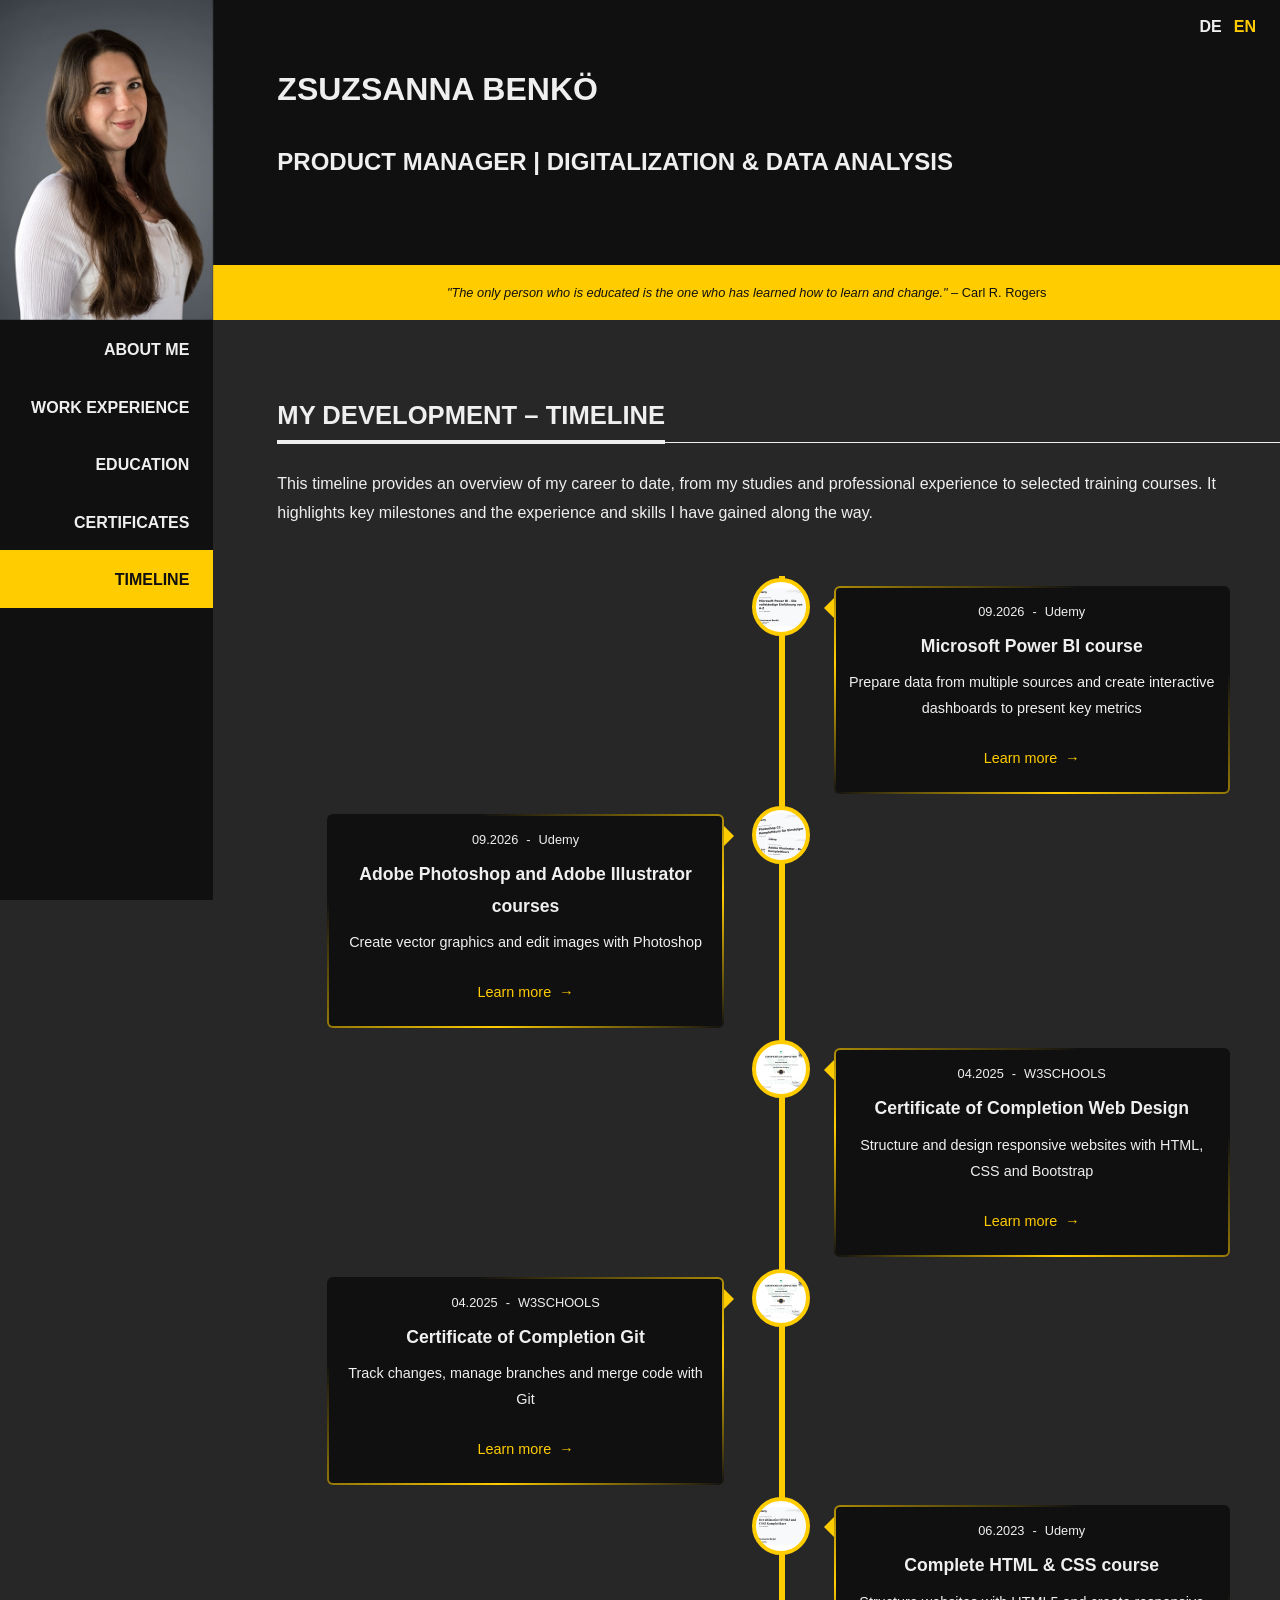
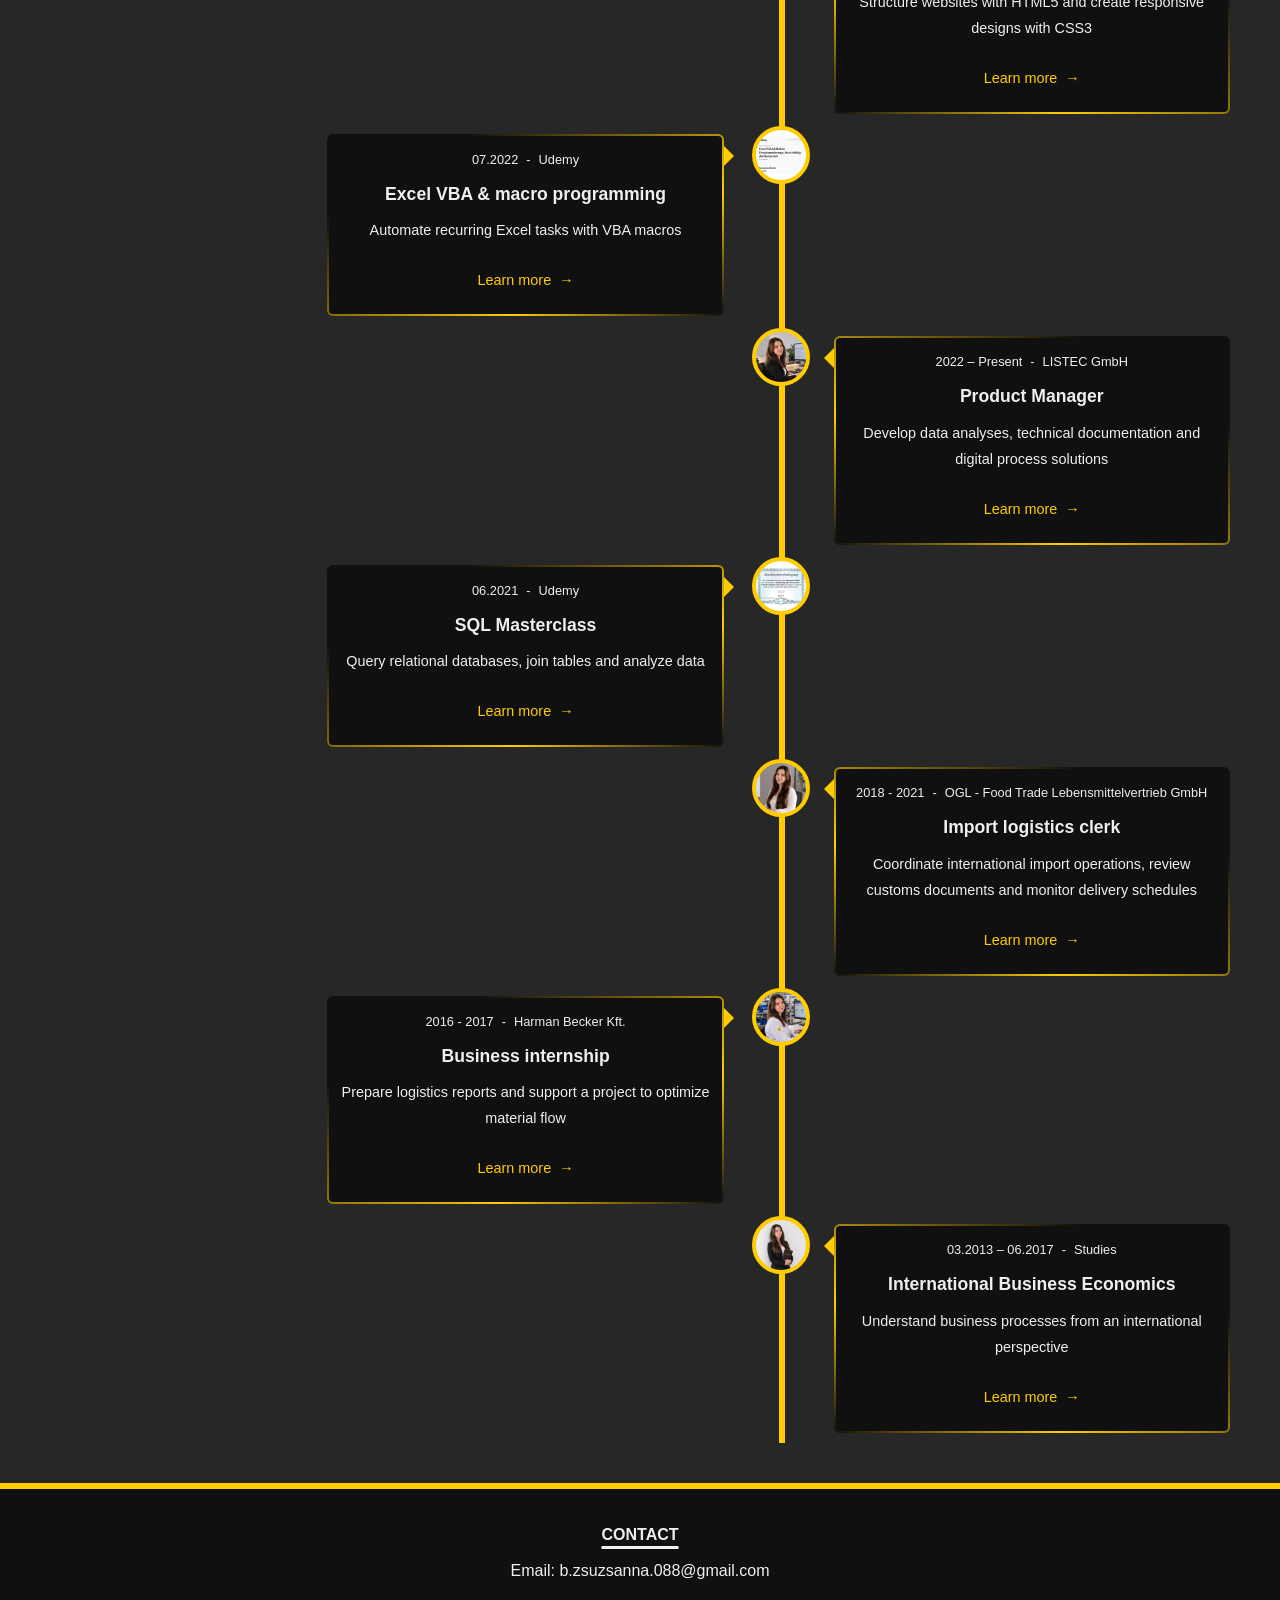
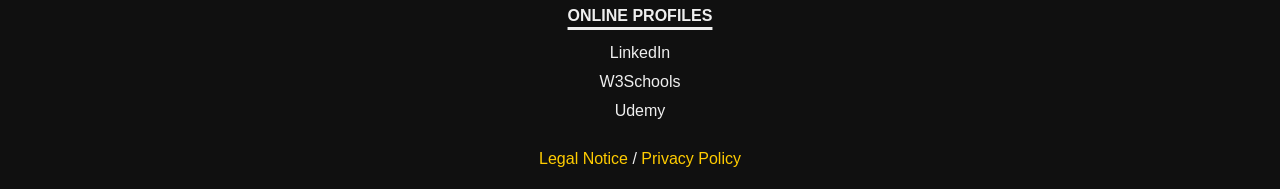
<file: en/timeline.html>
<!DOCTYPE html>
<html lang="en">

    <head>
        <meta charset="utf-8">
        <meta name="viewport" content="width=device-width, initial-scale=1.0">
        <title>Zsuzsanna Benkö</title>
        <link rel="preload" as="image" href="../src/img/zsusanna-benkoe-cv-foto-header.jpg">

        <!-- FAVICON -->
        <link rel="icon" href="../favicon/favicon.ico" sizes="any">
        <link rel="icon" type="image/png" sizes="32x32" href="../favicon/favicon-32.png">
        <link rel="icon" type="image/png" sizes="16x16" href="../favicon/favicon-16.png">
        <link rel="apple-touch-icon" sizes="180x180" href="../favicon/apple-touch-icon.png">
        <meta name="theme-color" content="#272727">

        <!-- AUTHOR'S STYLESHEET -->
        <!-- Load shared layout and utility styles before site-specific rules. -->
        <link rel="stylesheet" type="text/css" href="../src/css/flexbox.css">
        <link rel="stylesheet" type="text/css" href="../src/css/components.css">
        <link rel="stylesheet" type="text/css" href="../src/css/element-spaces.css">
        <link rel="stylesheet" type="text/css" href="../src/css/styles.css">
    </head>

    <body>

        <!-- === HEADER === -->
        <!-- Site identity and responsive profile header. -->
        <header id="header" class="container">
                <nav class="language-switcher" aria-label="Language selection">
                    <a href="../timeline.html" lang="de">DE</a>
                    <a href="timeline.html" lang="en" aria-current="page">EN</a>
                </nav>
                <div class="row">

                    <!-- The header image container for the CV photo. -->
                    <div id="header-img-container" class="col-5 col-sm-4 col-md-3 col-xl-2"></div>

                    <!-- The header text container for name, title, and quote -->
                    <div id="header-text-container" class="col-7 col-sm-8 col-md-9 col-xl-10">
                        <div id="header-text-name">
                            <h1>Zsuzsanna Benkö</h1>
                            <h2>PRODUCT MANAGER | DIGITALIZATION & DATA ANALYSIS</h2>
                        </div>
                        <p id="header-text-quote" >
                            <i>"The only person who is educated is the one who has learned how to 
                            learn and change."</i> – Carl R. Rogers
                        </p>
                    </div>

                </div>
        </header>

        <!-- === MAIN === -->
        <!-- Main content and navigation. -->
        <main id="main" class="container">
            <div class="row">

                <!-- NAVIGATION -->
                <!-- The compact and full navigation variants are shown at different breakpoints. -->

                <!-- SMALL DISPLAY NAVIGATION -->
                <nav id="nav-container-small" class="display-block display-sm-none col-12">
                    <ul>
                        <li><a href="index.html">About me</a></li>
                        <li><a href="berufserfahrung.html">Work experience</a></li>
                        <li><a href="berufliche_bildung.html">Education</a></li>
                        <li><a href="zertifikate.html">Certificates</a></li>
                        <li class="active"><a href="timeline.html" aria-current="page">Timeline</a></li>
                    </ul>
                </nav>
                <!-- FULL DISPLAY NAVIGATION -->
                <nav id="nav-container" class="display-none display-sm-block col-sm-4 col-md-3 col-xl-2">
                    <ul>
                        <li><a href="index.html">About me</a></li>
                        <li><a href="berufserfahrung.html">Work experience</a></li>
                        <li><a href="berufliche_bildung.html">Education</a></li>
                        <li><a href="zertifikate.html">Certificates</a></li>
                        <li class="active"><a href="timeline.html" aria-current="page">Timeline</a></li>
                    </ul>
                </nav>


                <!-- MAIN CONTENT -->
                <!-- PROFILE, SKILLS, AND LANGUAGE PROFICIENCY -->
                <div id="main-container" class="col-12 col-sm-8 col-md-9 col-xl-10">

                    <!-- TIMELINE -->
                    <div id="timeline-section">
                        <h2><span class="heading-text">My development – Timeline</span></h2>

                        <div class="intro">
                            This timeline provides an overview of my career to date, from my studies and professional experience to selected training courses. It highlights key milestones and the experience and skills I have gained along the way.
                        </div>

                        <div id="timeline-container">

                            <div class="timeline-item timeline-right timeline-power-bi">
                                <div class="timeline-content">
                                    <div class="timeline-header">
                                        <p class="timeline-date">09.2026</p>
                                        <span class="timeline-separator"> - </span>
                                        <p class="timeline-provider">Udemy</p>
                                    </div>
                                    <p class="timeline-title">Microsoft Power BI course</p>
                                    <p class="timeline-description">Prepare data from multiple sources and create interactive dashboards to present key metrics</p>
                                    <a href="berufliche_bildung.html#data-analysis" class="primaere-btn timeline-btn">
                                        Learn more <span aria-hidden="true">&rarr;</span>
                                    </a>
                                </div>
                            </div>

                            <div class="timeline-item timeline-left timeline-adobe">
                                <div class="timeline-content">
                                    <div class="timeline-header">
                                        <p class="timeline-date">09.2026</p>
                                        <span class="timeline-separator"> - </span>
                                        <p class="timeline-provider">Udemy</p>
                                    </div>
                                    <p class="timeline-title">Adobe Photoshop and Adobe Illustrator courses</p>
                                    <p class="timeline-description">Create vector graphics and edit images with Photoshop</p>
                                    <a href="berufliche_bildung.html#graphic-design" class="primaere-btn timeline-btn">
                                        Learn more <span aria-hidden="true">&rarr;</span>
                                    </a>
                                </div>
                            </div>

                            <div class="timeline-item timeline-right timeline-web-design">
                                <div class="timeline-content">
                                    <div class="timeline-header">
                                        <p class="timeline-date">04.2025</p>
                                        <span class="timeline-separator"> - </span>
                                        <p class="timeline-provider">W3SCHOOLS</p>
                                    </div>
                                    <p class="timeline-title">Certificate of Completion Web Design</p>
                                    <p class="timeline-description">Structure and design responsive websites with HTML, CSS and Bootstrap</p>
                                    <a href="berufliche_bildung.html#W3SCHOOLS" class="primaere-btn timeline-btn">
                                        Learn more <span aria-hidden="true">&rarr;</span>
                                    </a>
                                </div>
                            </div>
                            <div class="timeline-item timeline-left timeline-git">
                                <div class="timeline-content">
                                    <div class="timeline-header">
                                        <p class="timeline-date">04.2025</p>
                                        <span class="timeline-separator"> - </span>
                                        <p class="timeline-provider">W3SCHOOLS</p>
                                    </div>
                                    <p class="timeline-title">Certificate of Completion Git</p>
                                    <p class="timeline-description">Track changes, manage branches and merge code with Git</p>
                                    <a href="berufliche_bildung.html#W3SCHOOLS" class="primaere-btn timeline-btn">
                                        Learn more <span aria-hidden="true">&rarr;</span>
                                    </a>
                                </div>
                            </div>

                            <div class="timeline-item timeline-right timeline-html-css">
                                <div class="timeline-content">
                                    <div class="timeline-header">
                                        <p class="timeline-date">06.2023</p>
                                        <span class="timeline-separator"> - </span>
                                        <p class="timeline-provider">Udemy</p>
                                    </div>
                                    <p class="timeline-title">Complete HTML & CSS course</p>
                                    <p class="timeline-description">Structure websites with HTML5 and create responsive designs with CSS3</p>
                                    <a href="berufliche_bildung.html#web-development" class="primaere-btn timeline-btn">
                                        Learn more <span aria-hidden="true">&rarr;</span>
                                    </a>
                                </div>
                            </div>

                            <div class="timeline-item timeline-left timeline-vba">
                                <div class="timeline-content">
                                    <div class="timeline-header">
                                        <p class="timeline-date">07.2022</p>
                                        <span class="timeline-separator"> - </span>
                                        <p class="timeline-provider">Udemy</p>
                                    </div>
                                    <p class="timeline-title">Excel VBA & macro programming</p>
                                    <p class="timeline-description">Automate recurring Excel tasks with VBA macros</p>
                                    <a href="berufliche_bildung.html#programming" class="primaere-btn timeline-btn">
                                        Learn more <span aria-hidden="true">&rarr;</span>
                                    </a>
                                </div>
                            </div>

                            <div class="timeline-item timeline-right timeline-listec">
                                <div class="timeline-content">
                                    <div class="timeline-header">
                                        <p class="timeline-date">2022 – Present</p>
                                        <span class="timeline-separator"> - </span>
                                        <p class="timeline-provider">LISTEC GmbH</p>
                                    </div>
                                    <p class="timeline-title">Product Manager</p>
                                    <p class="timeline-description">Develop data analyses, technical documentation and digital process solutions</p>
                                    <a href="berufserfahrung.html#listec" class="primaere-btn timeline-btn">
                                        Learn more <span aria-hidden="true">&rarr;</span>
                                    </a>
                                </div>
                            </div>

                            <div class="timeline-item timeline-left timeline-sql">
                                <div class="timeline-content">
                                    <div class="timeline-header">
                                        <p class="timeline-date">06.2021</p>
                                        <span class="timeline-separator"> - </span>
                                        <p class="timeline-provider">Udemy</p>
                                    </div>
                                    <p class="timeline-title">SQL Masterclass</p>
                                    <p class="timeline-description">Query relational databases, join tables and analyze data</p>
                                    <a href="berufliche_bildung.html#data-analysis" class="primaere-btn timeline-btn">
                                        Learn more <span aria-hidden="true">&rarr;</span>
                                    </a>
                                </div>
                            </div>

                            <div class="timeline-item timeline-right timeline-ogl">
                                <div class="timeline-content">
                                    <div class="timeline-header">
                                        <p class="timeline-date">2018 - 2021</p>
                                        <span class="timeline-separator"> - </span>
                                        <p class="timeline-provider">OGL - Food Trade Lebensmittelvertrieb GmbH</p>
                                    </div>
                                    <p class="timeline-title">Import logistics clerk</p>
                                    <p class="timeline-description">Coordinate international import operations, review customs documents and monitor delivery schedules</p>
                                    <a href="berufserfahrung.html#ogl" class="primaere-btn timeline-btn">
                                        Learn more <span aria-hidden="true">&rarr;</span>
                                    </a>
                                </div>
                            </div>

                            <div class="timeline-item timeline-left timeline-harman">
                                <div class="timeline-content">
                                    <div class="timeline-header">
                                        <p class="timeline-date">2016 - 2017</p>
                                        <span class="timeline-separator"> - </span>
                                        <p class="timeline-provider">Harman Becker Kft.</p>
                                    </div>
                                    <p class="timeline-title">Business internship</p>
                                    <p class="timeline-description">Prepare logistics reports and support a project to optimize material flow</p>
                                    <a href="berufserfahrung.html#harman" class="primaere-btn timeline-btn">
                                        Learn more <span aria-hidden="true">&rarr;</span>
                                    </a>
                                </div>
                            </div>

                            <div class="timeline-item timeline-right timeline-studium">
                                <div class="timeline-content">
                                    <div class="timeline-header">
                                        <p class="timeline-date">03.2013 – 06.2017</p>
                                        <span class="timeline-separator"> - </span>
                                        <p class="timeline-provider">Studies</p>
                                    </div>
                                    <p class="timeline-title">International Business Economics</p>
                                    <p class="timeline-description">Understand business processes from an international perspective</p>
                                    <a href="berufliche_bildung.html#study-section" class="primaere-btn timeline-btn">
                                        Learn more <span aria-hidden="true">&rarr;</span>
                                    </a>
                                </div>
                            </div>
                        </div>

                    </div>
                    
                </div>


            </div>
        </main>


        <!-- === FOOTER === -->
        <!-- Contact details and external professional profiles. -->
        <footer id="footer">
            <div class="row">
                <div class="col-12">
                    <div class="footer-heading">Contact</div>
                    <div>Email: <a href="mailto:b.zsuzsanna.088@gmail.com">b.zsuzsanna.088@gmail.com</a></div>
                    
                    <div class="footer-heading">Online profiles</div>
                    <div><a href="https://www.linkedin.com/in/zsuzsanna-benkoe" target="_blank" rel="noopener noreferrer">LinkedIn</a></div>
                    <div><a href="https://www.w3profile.com/Susi88/" target="_blank" rel="noopener noreferrer">W3Schools</a></div>
                    <div><a href="https://www.udemy.com/user/zsuzsanna-benko-2/" target="_blank" rel="noopener noreferrer">Udemy</a></div>
                    <div id="legal-links">
                        <a id="impressum-btn" href="impressum.html">Legal Notice</a> / 
                        <a id="privacy-btn" href="privacy.html">Privacy Policy</a>
                    </div>
                </div>
            </div>
        </footer>

        <!-- === JAVASCRIPT === -->
        <script src="../src/js/main.js"></script>

    </body>

</html>
</file>
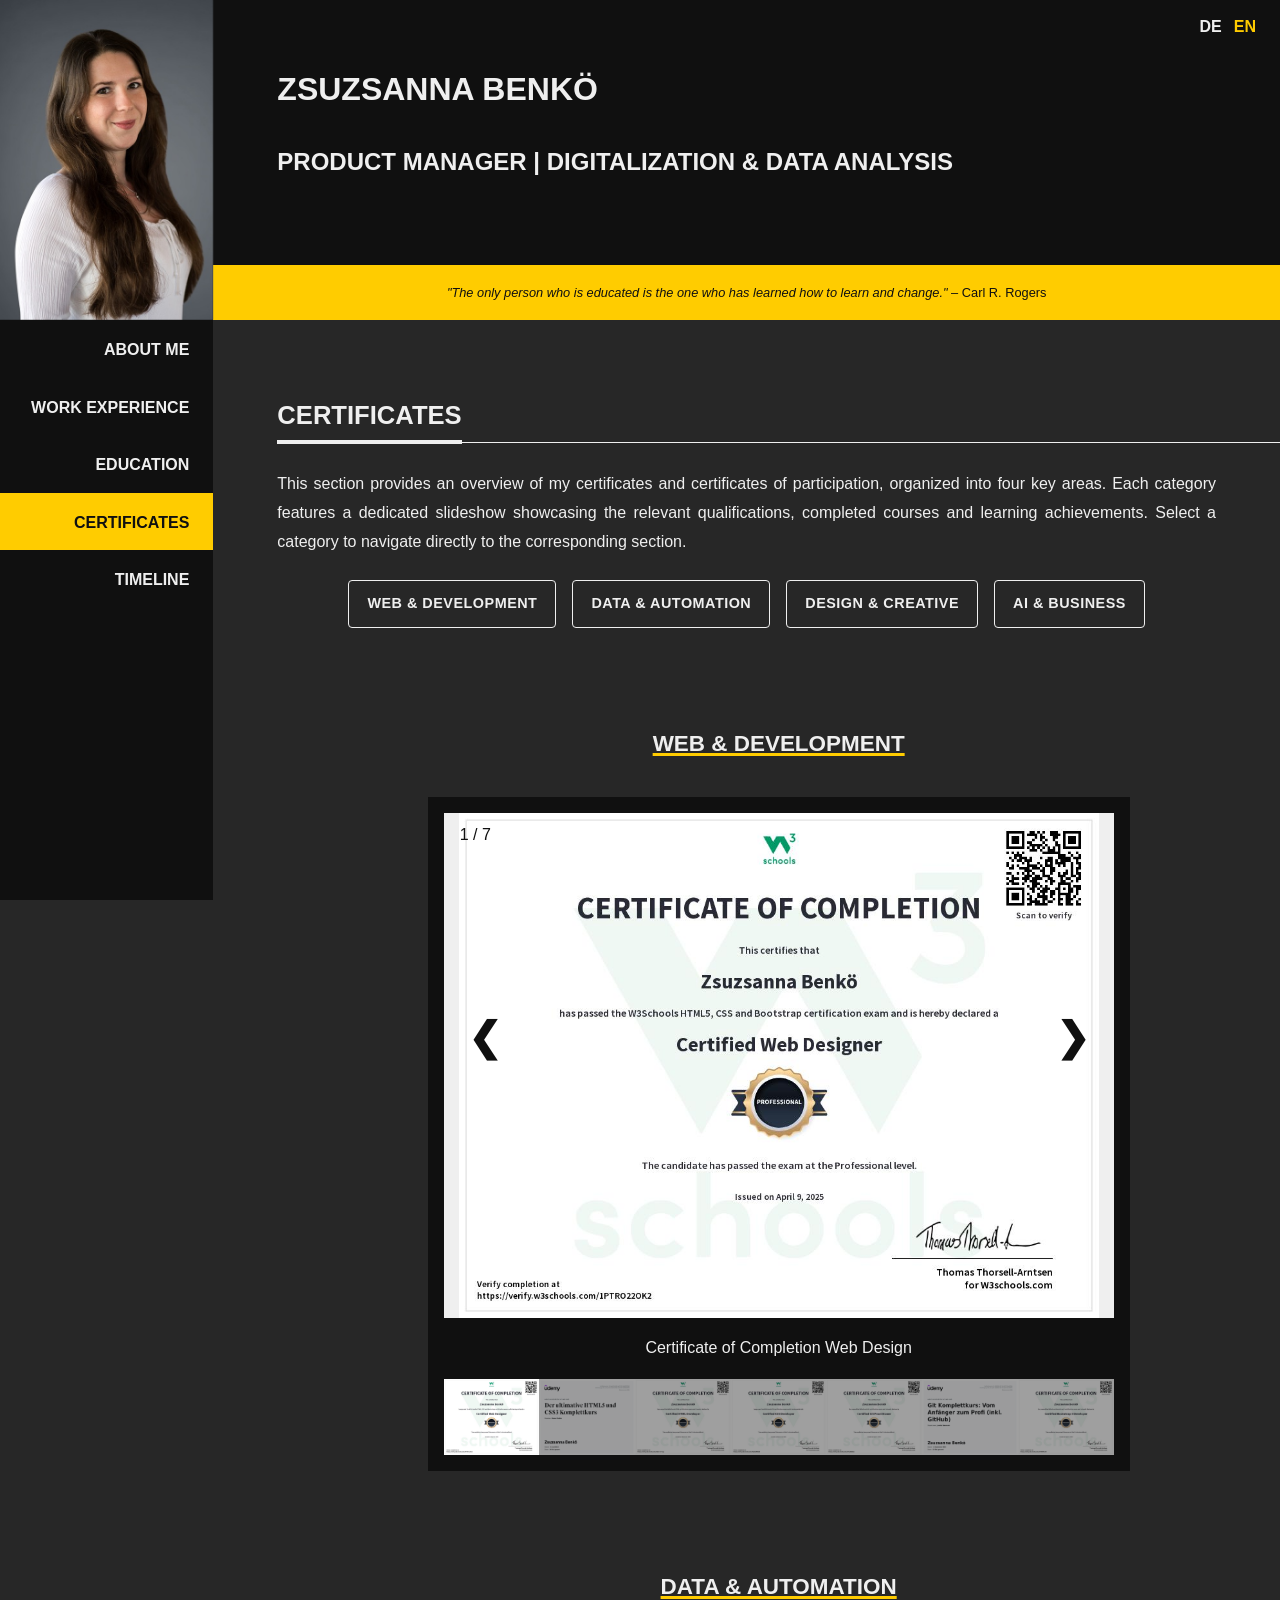
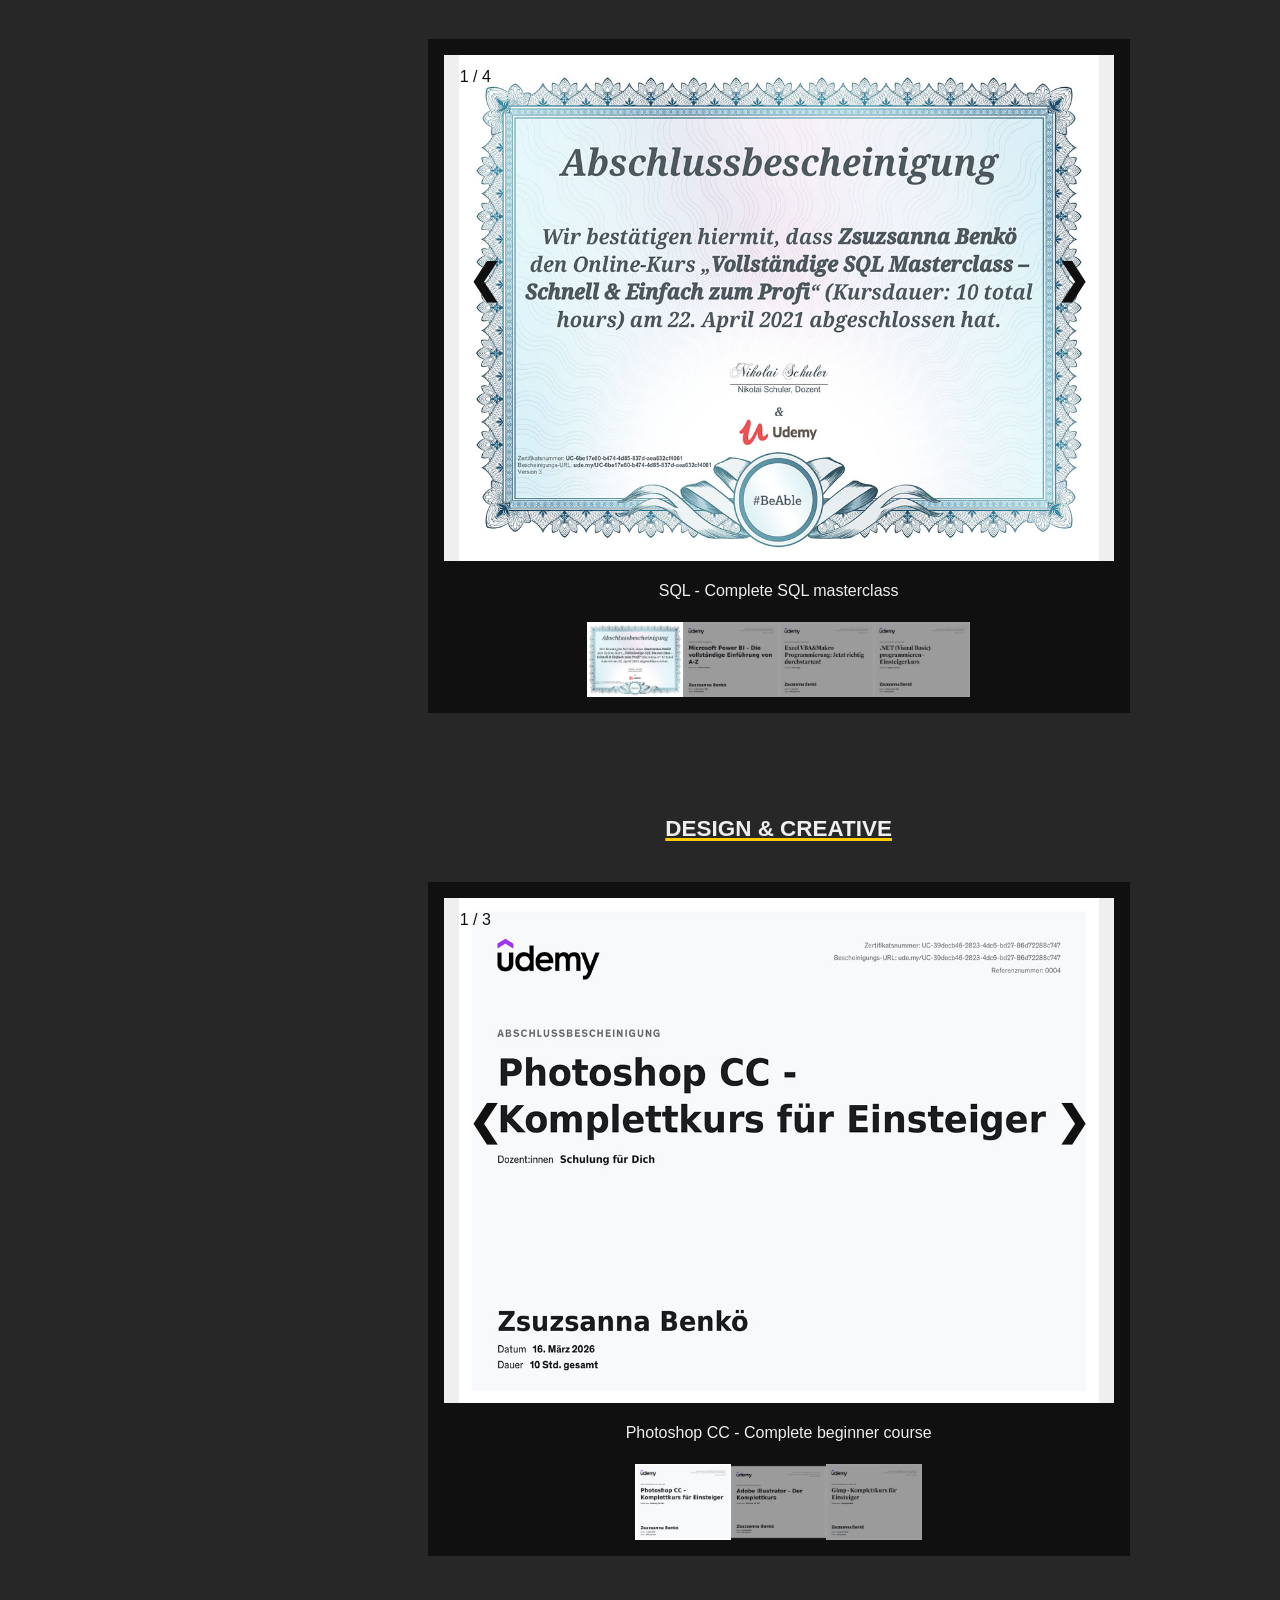
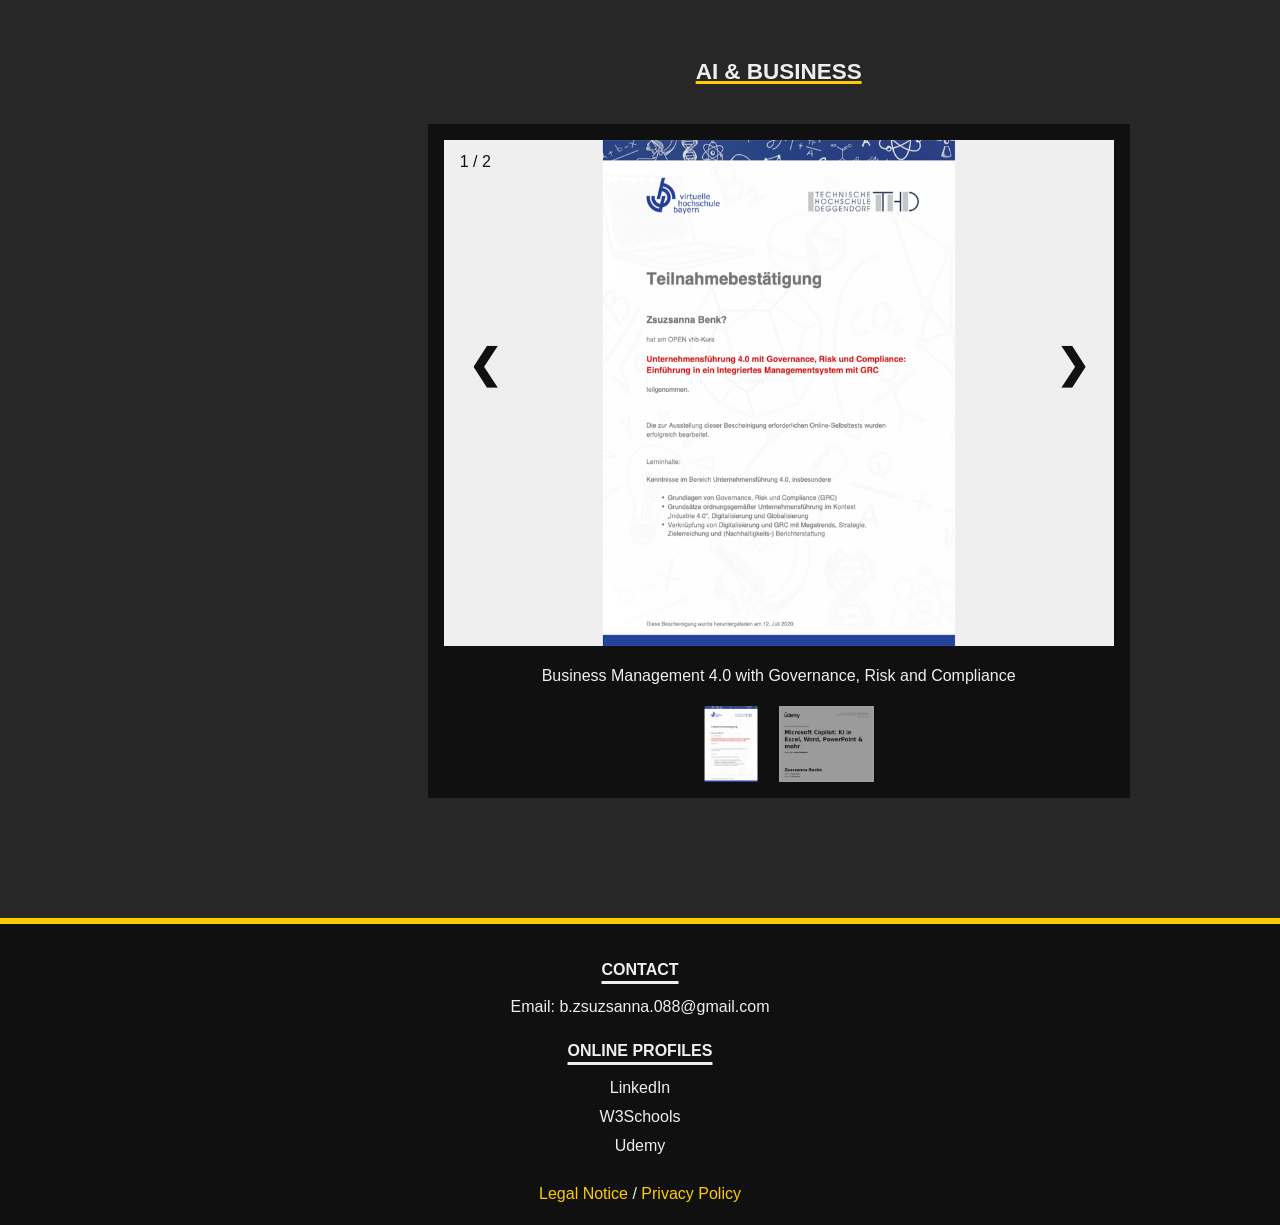
<file: en/zertifikate.html>
<!DOCTYPE html>
<html lang="en">

    <head>
        <meta charset="utf-8">
        <meta name="viewport" content="width=device-width, initial-scale=1.0">
        <title>Zsuzsanna Benkö</title>
        <link rel="preload" as="image" href="../src/img/zsusanna-benkoe-cv-foto-header.jpg">

        <!-- FAVICON -->
        <link rel="icon" href="../favicon/favicon.ico" sizes="any">
        <link rel="icon" type="image/png" sizes="32x32" href="../favicon/favicon-32.png">
        <link rel="icon" type="image/png" sizes="16x16" href="../favicon/favicon-16.png">
        <link rel="apple-touch-icon" sizes="180x180" href="../favicon/apple-touch-icon.png">
        <meta name="theme-color" content="#272727">

        <!-- AUTHOR'S STYLESHEET -->
        <!-- Load shared layout and utility styles before site-specific rules. -->
        <link rel="stylesheet" type="text/css" href="../src/css/flexbox.css">
        <link rel="stylesheet" type="text/css" href="../src/css/components.css">
        <link rel="stylesheet" type="text/css" href="../src/css/element-spaces.css">
        <link rel="stylesheet" type="text/css" href="../src/css/styles.css">
    </head>

    <body>

        <!-- === HEADER === -->
        <!-- Site identity and responsive profile header. -->
        <header id="header" class="container">
                <nav class="language-switcher" aria-label="Language selection">
                    <a href="../zertifikate.html" lang="de">DE</a>
                    <a href="zertifikate.html" lang="en" aria-current="page">EN</a>
                </nav>
                <div class="row">

                    <!-- The header image container for the CV photo. -->
                    <div id="header-img-container" class="col-5 col-sm-4 col-md-3 col-xl-2"></div>

                    <!-- The header text container for name, title, and quote -->
                    <div id="header-text-container" class="col-7 col-sm-8 col-md-9 col-xl-10">
                        <div id="header-text-name">
                            <h1>Zsuzsanna Benkö</h1>
                            <h2>PRODUCT MANAGER | DIGITALIZATION & DATA ANALYSIS</h2>
                        </div>
                        <p id="header-text-quote" >
                            <i>"The only person who is educated is the one who has learned how to 
                            learn and change."</i> – Carl R. Rogers
                        </p>
                    </div>

                </div>
        </header>


        <!-- === MAIN === -->
        <!-- Main content and navigation. -->
        <main id="main" class="container">
            <div class="row">

                <!-- NAVIGATION -->
                <!-- The compact and full navigation variants are shown at different breakpoints. -->
                
                <!-- SMALL DISPLAY NAVIGATION -->
                <nav id="nav-container-small" class="display-block display-sm-none col-12">
                    <ul>
                        <li><a href="index.html">About me</a></li>
                        <li><a href="berufserfahrung.html">Work experience</a></li>
                        <li><a href="berufliche_bildung.html">Education</a></li>
                        <li class="active"><a href="zertifikate.html" aria-current="page">Certificates</a></li>
                        <li><a href="timeline.html">Timeline</a></li>
                    </ul>
                </nav>
                <!-- FULL DISPLAY NAVIGATION -->
                <nav id="nav-container" class="display-none display-sm-block col-sm-4 col-md-3 col-xl-2">
                    <ul>
                        <li><a href="index.html">About me</a></li>
                        <li><a href="berufserfahrung.html">Work experience</a></li>
                        <li><a href="berufliche_bildung.html">Education</a></li>
                        <li class="active"><a href="zertifikate.html" aria-current="page">Certificates</a></li>
                        <li><a href="timeline.html">Timeline</a></li>
                    </ul>
                </nav>


                <!-- MAIN CONTENT -->
                <!-- CERTIFICATES -->
                <!-- Each category is an independent carousel. Its zero-based control index must match main.js. -->
                <div id="main-container" class="col-12 col-sm-8 col-md-9 col-xl-10">

                    <div id="certificate-section">
                        <h2><span class="heading-text">CERTIFICATES</span></h2>

                        <div class="intro">
                            This section provides an overview of my certificates and certificates of participation, organized into four key areas. 
                            Each category features a dedicated slideshow showcasing the relevant qualifications, completed courses and learning achievements. 
                            Select a category to navigate directly to the corresponding section.
                            <div class="certificate-navigation">
                                <a href="#certificate-web-development">WEB & DEVELOPMENT</a>
                                <a href="#certificate-data-automation">DATA & AUTOMATION</a>
                                <a href="#certificate-design-creative">DESIGN & CREATIVE</a>
                                <a href="#certificate-ai-business">AI & BUSINESS</a>
                            </div>
                        </div>
        
                        <!-- WEB & DEVELOPMENT -->
                        <div id="certificate-web-development" class="certificate-container">

                            <div class="certificate-container-heading">
                                <h3>Web & Development</h3>
                            </div>

                            <div class="certificate-container-slides">

                                <!-- Full-size slides with position indicators. -->
                                <div class="certificate-slides">
                                    <div class="numbertext">1 / 7</div>
                                    <img loading="lazy" decoding="async" width="995" height="786" src="../src/img/zertifikate/certificate_of_completion_web_design.jpg" alt="Certificate of Completion Web Design">
                                </div>

                                <div class="certificate-slides">
                                    <div class="numbertext">2 / 7</div>
                                    <img loading="lazy" decoding="async" width="995" height="786" src="../src/img/zertifikate/Udemy_HTML_CSS.jpg" alt="HTML &amp; CSS - The ultimate complete HTML5 and CSS3 course">
                                </div>

                                <div class="certificate-slides">
                                    <div class="numbertext">3 / 7</div>
                                    <img loading="lazy" decoding="async" width="995" height="786" src="../src/img/zertifikate/certificate_of_completion_html.jpg" alt="Certificate of Completion HTML">
                                </div>

                                <div class="certificate-slides">
                                    <div class="numbertext">4 / 7</div>
                                    <img loading="lazy" decoding="async" width="995" height="786" src="../src/img/zertifikate/certificate_of_completion_css.jpg" alt="Certificate of Completion CSS">
                                </div>

                                <div class="certificate-slides">
                                    <div class="numbertext">5 / 7</div>
                                    <img loading="lazy" decoding="async" width="995" height="786" src="../src/img/zertifikate/certificate_of_completion_git.jpg" alt="Certificate of Completion Git">
                                </div>

                                <div class="certificate-slides">
                                    <div class="numbertext">6 / 7</div>
                                    <img loading="lazy" decoding="async" width="995" height="786" src="../src/img/zertifikate/Udemy_Git.jpg" alt="Git - Complete course: from beginner to pro (including GitHub)">
                                </div>

                                <div class="certificate-slides">
                                    <div class="numbertext">7 / 7</div>
                                    <img loading="lazy" decoding="async" width="995" height="786" src="../src/img/zertifikate/certificate_of_completion_bootstrap_5.jpg" alt="Certificate of Completion Bootstrap 5">
                                </div>

                                <!-- Previous and next controls use this carousel's index (0). -->
                                <a class="prev" onclick="plusSlides(-1, 0)">&#10094;</a>
                                <a class="next" onclick="plusSlides(1, 0)">&#10095;</a>

                                <!-- The caption is populated from the selected thumbnail's alt text. -->
                                <div class="certificate-caption-container">
                                    <p class="certificate-caption"></p>
                                </div>

                                <!-- Thumbnail clicks select a slide in this carousel. -->
                                <div class="certificate-row">
                                    <div class="certificate-column">
                                        <img loading="lazy" decoding="async" width="995" height="786" class="demo cursor" src="../src/img/zertifikate/certificate_of_completion_web_design.jpg" onclick="currentSlide(1, 0)" alt="Certificate of Completion Web Design">
                                    </div>
                                    <div class="certificate-column">
                                        <img loading="lazy" decoding="async" width="995" height="786" class="demo cursor" src="../src/img/zertifikate/Udemy_HTML_CSS.jpg" onclick="currentSlide(2, 0)" alt="HTML & CSS - The ultimate complete HTML5 and CSS3 course">
                                    </div>
                                    <div class="certificate-column">
                                        <img loading="lazy" decoding="async" width="995" height="786" class="demo cursor" src="../src/img/zertifikate/certificate_of_completion_html.jpg" onclick="currentSlide(3, 0)" alt="Certificate of Completion HTML">
                                    </div>
                                    <div class="certificate-column">
                                        <img loading="lazy" decoding="async" width="995" height="786" class="demo cursor" src="../src/img/zertifikate/certificate_of_completion_css.jpg" onclick="currentSlide(4, 0)" alt="Certificate of Completion CSS">
                                    </div>
                                    <div class="certificate-column">
                                        <img loading="lazy" decoding="async" width="995" height="786" class="demo cursor" src="../src/img/zertifikate/certificate_of_completion_git.jpg" onclick="currentSlide(5, 0)" alt="Certificate of Completion Git">
                                    </div>
                                    <div class="certificate-column">
                                        <img loading="lazy" decoding="async" width="995" height="786" class="demo cursor" src="../src/img/zertifikate/Udemy_Git.jpg" onclick="currentSlide(6, 0)" alt="Git - Complete course: from beginner to pro (including GitHub)">
                                    </div>
                                    <div class="certificate-column">
                                        <img loading="lazy" decoding="async" width="995" height="786" class="demo cursor" src="../src/img/zertifikate/certificate_of_completion_bootstrap_5.jpg" onclick="currentSlide(7, 0)" alt="Certificate of Completion Bootstrap 5">
                                    </div>
                                </div>

                            </div>

                        </div>

                        <!-- DATA & AUTOMATION -->
                        <div id="certificate-data-automation" class="certificate-container">

                            <div class="certificate-container-heading">
                                <h3>Data & Automation</h3>
                            </div>

                            <div class="certificate-container-slides">

                                <!-- Full-size slides with position indicators. -->
                                <div class="certificate-slides">
                                    <div class="numbertext">1 / 4</div>
                                    <img loading="lazy" decoding="async" width="995" height="786" src="../src/img/zertifikate/Udemy_SQL.jpg" alt="SQL - Complete SQL masterclass">
                                </div>

                                <div class="certificate-slides">
                                    <div class="numbertext">2 / 4</div>
                                    <img loading="lazy" decoding="async" width="995" height="786" src="../src/img/zertifikate/Udemy_Power_BI.jpg" alt="Microsoft Power BI - The complete A-to-Z introduction">
                                </div>

                                <div class="certificate-slides">
                                    <div class="numbertext">3 / 4</div>
                                    <img loading="lazy" decoding="async" width="995" height="786" src="../src/img/zertifikate/Udemy_VBA.jpg" alt="VBA - Excel VBA &amp; macro programming">
                                </div>

                                <div class="certificate-slides">
                                    <div class="numbertext">4 / 4</div>
                                    <img loading="lazy" decoding="async" width="995" height="786" src="../src/img/zertifikate/Udemy_Visual_Basic.jpg" alt="Visual Basic - .NET (Visual Basic) programming – beginner course">
                                </div>

                                <!-- Previous and next controls use this carousel's index (1). -->
                                <a class="prev" onclick="plusSlides(-1, 1)">&#10094;</a>
                                <a class="next" onclick="plusSlides(1, 1)">&#10095;</a>

                                <!-- The caption is populated from the selected thumbnail's alt text. -->
                                <div class="certificate-caption-container">
                                    <p class="certificate-caption"></p>
                                </div>

                                <!-- Thumbnail clicks select a slide in this carousel. -->
                                <div class="certificate-row">
                                    <div class="certificate-column">
                                        <img loading="lazy" decoding="async" width="995" height="786" class="demo cursor" src="../src/img/zertifikate/Udemy_SQL.jpg" onclick="currentSlide(1, 1)" alt="SQL - Complete SQL masterclass">
                                    </div>
                                    <div class="certificate-column">
                                        <img loading="lazy" decoding="async" width="995" height="786" class="demo cursor" src="../src/img/zertifikate/Udemy_Power_BI.jpg" onclick="currentSlide(2, 1)" alt="Microsoft Power BI - The complete A-to-Z introduction">
                                    </div>
                                    <div class="certificate-column">
                                        <img loading="lazy" decoding="async" width="995" height="786" class="demo cursor" src="../src/img/zertifikate/Udemy_VBA.jpg" onclick="currentSlide(3, 1)" alt="VBA - Excel VBA & macro programming">
                                    </div>
                                    <div class="certificate-column">
                                        <img loading="lazy" decoding="async" width="995" height="786" class="demo cursor" src="../src/img/zertifikate/Udemy_Visual_Basic.jpg" onclick="currentSlide(4, 1)" alt="Visual Basic - .NET (Visual Basic) programming – beginner course">
                                    </div>
                                </div>

                            </div>

                        </div>

                        <!-- DESIGN & CREATIVE -->
                        <div id="certificate-design-creative" class="certificate-container">

                            <div class="certificate-container-heading">
                                <h3>Design & Creative</h3>
                            </div>

                            <div class="certificate-container-slides">

                                <!-- Full-size slides with position indicators. -->
                                <div class="certificate-slides">
                                    <div class="numbertext">1 / 3</div>
                                    <img loading="lazy" decoding="async" width="995" height="786" src="../src/img/zertifikate/Udemy_Photoshop.jpg" alt="Photoshop CC - Complete beginner course">
                                </div>

                                <div class="certificate-slides">
                                    <div class="numbertext">2 / 3</div>
                                    <img loading="lazy" decoding="async" width="995" height="786" src="../src/img/zertifikate/Udemy_Adobe_Illustrator.png" alt="Adobe Illustrator - The complete course">
                                </div>

                                <div class="certificate-slides">
                                    <div class="numbertext">3 / 3</div>
                                    <img loading="lazy" decoding="async" width="995" height="786" src="../src/img/zertifikate/Udemy_Gimp.jpg" alt="GIMP - Complete beginner course">
                                </div>

                                <!-- Previous and next controls use this carousel's index (2). -->
                                <a class="prev" onclick="plusSlides(-1, 2)">&#10094;</a>
                                <a class="next" onclick="plusSlides(1, 2)">&#10095;</a>

                                <!-- The caption is populated from the selected thumbnail's alt text. -->
                                <div class="certificate-caption-container">
                                    <p class="certificate-caption"></p>
                                </div>

                                <!-- Thumbnail clicks select a slide in this carousel. -->
                                <div class="certificate-row">
                                    <div class="certificate-column">
                                        <img loading="lazy" decoding="async" width="995" height="786" class="demo cursor" src="../src/img/zertifikate/Udemy_Photoshop.jpg" onclick="currentSlide(1, 2)" alt="Photoshop CC - Complete beginner course">
                                    </div>
                                    <div class="certificate-column">
                                        <img loading="lazy" decoding="async" width="995" height="786" class="demo cursor" src="../src/img/zertifikate/Udemy_Adobe_Illustrator.png" onclick="currentSlide(2, 2)" alt="Adobe Illustrator - The complete course">
                                    </div>
                                    <div class="certificate-column">
                                        <img loading="lazy" decoding="async" width="995" height="786" class="demo cursor" src="../src/img/zertifikate/Udemy_Gimp.jpg" onclick="currentSlide(3, 2)" alt="GIMP - Complete beginner course">
                                    </div>
                                </div>

                            </div>

                        </div>

                        <!-- AI & BUSINESS -->
                        <div id="certificate-ai-business" class="certificate-container">

                            <div class="certificate-container-heading">
                                <h3>AI & Business</h3>
                            </div>

                            <div class="certificate-container-slides">

                                <!-- Full-size slides with position indicators. -->
                                <div class="certificate-slides">
                                    <div class="numbertext">1 / 2</div>
                                    <img loading="lazy" decoding="async" width="995" height="786" src="../src/img/zertifikate/VHB_Unternehmensfuhrung_4.0.png" alt="Business Management 4.0 with Governance, Risk and Compliance">
                                </div>

                                <div class="certificate-slides">
                                    <div class="numbertext">2 / 2</div>
                                    <img loading="lazy" decoding="async" width="995" height="786" src="../src/img/zertifikate/Udemy_Microsoft_Copilot.jpg" alt="AI - Microsoft Copilot: AI in Excel, Word, PowerPoint &amp; more">
                                </div>

                                <!-- Previous and next controls use this carousel's index (3). -->
                                <a class="prev" onclick="plusSlides(-1, 3)">&#10094;</a>
                                <a class="next" onclick="plusSlides(1, 3)">&#10095;</a>

                                <!-- The caption is populated from the selected thumbnail's alt text. -->
                                <div class="certificate-caption-container">
                                    <p class="certificate-caption"></p>
                                </div>

                                <!-- Thumbnail clicks select a slide in this carousel. -->
                                <div class="certificate-row">
                                    <div class="certificate-column">
                                        <img loading="lazy" decoding="async" width="995" height="786" class="demo cursor" src="../src/img/zertifikate/VHB_Unternehmensfuhrung_4.0.png" onclick="currentSlide(1, 3)" alt="Business Management 4.0 with Governance, Risk and Compliance">
                                    </div>
                                    <div class="certificate-column">
                                        <img loading="lazy" decoding="async" width="995" height="786" class="demo cursor" src="../src/img/zertifikate/Udemy_Microsoft_Copilot.jpg" onclick="currentSlide(2, 3)" alt="AI - Microsoft Copilot: AI in Excel, Word, PowerPoint & more">
                                    </div>
                                </div>

                            </div>

                        </div>
                        
                    </div>
                    
                </div>

            </div>
        </main>


        <!-- === FOOTER === -->
        <!-- Footer with contact information and online profiles. -->
        <footer id="footer">
            <div class="row">
                <div class="col-12">
                    <div class="footer-heading">Contact</div>
                    <div>Email: <a href="mailto:b.zsuzsanna.088@gmail.com">b.zsuzsanna.088@gmail.com</a></div>
                    
                    <div class="footer-heading">Online profiles</div>
                    <div><a href="https://www.linkedin.com/in/zsuzsanna-benkoe" target="_blank" rel="noopener noreferrer">LinkedIn</a></div>
                    <div><a href="https://www.w3profile.com/Susi88/" target="_blank" rel="noopener noreferrer">W3Schools</a></div>
                    <div><a href="https://www.udemy.com/user/zsuzsanna-benko-2/" target="_blank" rel="noopener noreferrer">Udemy</a></div>
                    <div id="legal-links">
                        <a id="impressum-btn" href="impressum.html">Legal Notice</a> / 
                        <a id="privacy-btn" href="privacy.html">Privacy Policy</a>
                    </div>
                </div>
            </div>
        </footer>

        <!-- === JAVASCRIPT === -->
        <script src="../src/js/main.js"></script>

    </body>

</html>
</file>
<file: src/css/flexbox.css>
.container{
  width: 100%;
  margin-right: auto;
  margin-left: auto;
}

.headline {
  padding: 2rem 0;
}

.row {
  display: flex;
  flex-wrap: wrap;
}

.row > * {
  flex-shrink: 0;
  width: 100%;
  max-width: 100%;
}

.display-none {
  display: none !important;
}

.display-block {
  display: block !important;
}

.display-inline {
  display: inline !important;
}

.display-inline-block {
  display: inline-block !important;
}

.display-flex {
  display: flex !important;
}

.flex-row {
  flex-direction: row !important;
}

.flex-column {
  flex-direction: column !important;
}

.flex-row-reverse {
  flex-direction: row-reverse !important;
}

.flex-column-reverse {
  flex-direction: column-reverse !important;
}

.flex-wrap {
  flex-wrap: wrap !important;
}

.flex-nowrap {
  flex-wrap: nowrap !important;
}

.align-content-start {
  align-content: flex-start !important;
}

.align-content-end {
  align-content: flex-end !important;
}

.align-content-center {
  align-content: center !important;
}

.align-content-between {
  align-content: space-between !important;
}

.align-content-around {
  align-content: space-around !important;
}

.align-content-stretch {
  align-content: stretch !important;
}

.justify-content-start {
  justify-content: flex-start !important;
}

.justify-content-end {
  justify-content: flex-end !important;
}

.justify-content-center {
  justify-content: center !important;
}

.justify-content-between {
  justify-content: space-between !important;
}

.justify-content-around {
  justify-content: space-around !important;
}

.justify-content-evenly {
  justify-content: space-evenly !important;
}

.align-items-start {
  align-items: flex-start !important;
}

.align-items-end {
  align-items: flex-end !important;
}

.align-items-center {
  align-items: center !important;
}

.align-items-baseline {
  align-items: baseline !important;
}

.align-items-stretch {
  align-items: stretch !important;
}

.order-first {
  order: -1 !important;
}

.order-0 {
  order: 0 !important;
}

.order-1 {
  order: 1 !important;
}

.order-2 {
  order: 2 !important;
}

.order-3 {
  order: 3 !important;
}

.order-4 {
  order: 4 !important;
}

.order-5 {
  order: 5 !important;
}

.order-last {
  order: 6 !important;
}

.col-auto {
  flex: 1;
  width: auto;
}

.col-1 {
  flex: 0 0 auto;
  width: 8.33333333%;
}

.col-2 {
  flex: 0 0 auto;
  width: 16.66666667%;
}

.col-3 {
  flex: 0 0 auto;
  width: 25%;
}

.col-4 {
  flex: 0 0 auto;
  width: 33.33333333%;
}

.col-5 {
  flex: 0 0 auto;
  width: 41.66666667%;
}

.col-6 {
  flex: 0 0 auto;
  width: 50%;
}

.col-7 {
  flex: 0 0 auto;
  width: 58.33333333%;
}

.col-8 {
  flex: 0 0 auto;
  width: 66.66666667%;
}

.col-9 {
  flex: 0 0 auto;
  width: 75%;
}

.col-10 {
  flex: 0 0 auto;
  width: 83.33333333%;
}

.col-11 {
  flex: 0 0 auto;
  width: 91.66666667%;
}

.col-12 {
  flex: 0 0 auto;
  width: 100%;
}

.offset-1 {
  margin-left: 8.33333333%;
}

.offset-2 {
  margin-left: 16.66666667%;
}

.offset-3 {
  margin-left: 25%;
}

.offset-4 {
  margin-left: 33.33333333%;
}

.offset-5 {
  margin-left: 41.66666667%;
}

.offset-6 {
  margin-left: 50%;
}

.offset-7 {
  margin-left: 58.33333333%;
}

.offset-8 {
  margin-left: 66.66666667%;
}

.offset-9 {
  margin-left: 75%;
}

.offset-10 {
  margin-left: 83.33333333%;
}

.offset-11 {
  margin-left: 91.66666667%;
}

@media (min-width: 576px) {
  .display-sm-none {
    display: none !important;
  }

  .display-sm-block {
    display: block !important;
  }

  .display-sm-inline {
    display: inline !important;
  }

  .display-sm-inline-block {
    display: inline-block !important;
  }

  .display-sm-flex {
    display: flex !important;
  }

  .flex-sm-row {
    flex-direction: row !important;
  }

  .flex-sm-column {
    flex-direction: column !important;
  }

  .flex-sm-row-reverse {
    flex-direction: row-reverse !important;
  }

  .flex-sm-column-reverse {
    flex-direction: column-reverse !important;
  }

  .flex-sm-wrap {
    flex-wrap: wrap !important;
  }

  .flex-sm-nowrap {
    flex-wrap: nowrap !important;
  }

  .justify-content-sm-start {
    justify-content: flex-start !important;
  }

  .justify-content-sm-end {
    justify-content: flex-end !important;
  }

  .justify-content-sm-center {
    justify-content: center !important;
  }

  .justify-content-sm-between {
    justify-content: space-between !important;
  }

  .justify-content-sm-around {
    justify-content: space-around !important;
  }

  .justify-content-sm-evenly {
    justify-content: space-evenly !important;
  }

  .align-items-sm-start {
    align-items: flex-start !important;
  }

  .align-items-sm-end {
    align-items: flex-end !important;
  }

  .align-items-sm-center {
    align-items: center !important;
  }

  .align-items-sm-baseline {
    align-items: baseline !important;
  }

  .align-items-sm-stretch {
    align-items: stretch !important;
  }

  .align-content-sm-start {
    align-content: flex-start !important;
  }

  .align-content-sm-end {
    align-content: flex-end !important;
  }

  .align-content-sm-center {
    align-content: center !important;
  }

  .align-content-sm-between {
    align-content: space-between !important;
  }

  .align-content-sm-around {
    align-content: space-around !important;
  }

  .align-content-sm-stretch {
    align-content: stretch !important;
  }

  .order-sm-first {
    order: -1 !important;
  }

  .order-sm-0 {
    order: 0 !important;
  }

  .order-sm-1 {
    order: 1 !important;
  }

  .order-sm-2 {
    order: 2 !important;
  }

  .order-sm-3 {
    order: 3 !important;
  }

  .order-sm-4 {
    order: 4 !important;
  }

  .order-sm-5 {
    order: 5 !important;
  }

  .order-sm-last {
    order: 6 !important;
  }

  .col-sm {
    flex: 1 0 0%;
  }

  .col-sm-auto {
    flex: 1;
    width: auto;
  }

  .col-sm-1 {
    flex: 0 0 auto;
    width: 8.33333333%;
  }

  .col-sm-2 {
    flex: 0 0 auto;
    width: 16.66666667%;
  }

  .col-sm-3 {
    flex: 0 0 auto;
    width: 25%;
  }

  .col-sm-4 {
    flex: 0 0 auto;
    width: 33.33333333%;
  }

  .col-sm-5 {
    flex: 0 0 auto;
    width: 41.66666667%;
  }

  .col-sm-6 {
    flex: 0 0 auto;
    width: 50%;
  }

  .col-sm-7 {
    flex: 0 0 auto;
    width: 58.33333333%;
  }

  .col-sm-8 {
    flex: 0 0 auto;
    width: 66.66666667%;
  }

  .col-sm-9 {
    flex: 0 0 auto;
    width: 75%;
  }

  .col-sm-10 {
    flex: 0 0 auto;
    width: 83.33333333%;
  }

  .col-sm-11 {
    flex: 0 0 auto;
    width: 91.66666667%;
  }

  .col-sm-12 {
    flex: 0 0 auto;
    width: 100%;
  }

  .offset-sm-0 {
    margin-left: 0;
  }

  .offset-sm-1 {
    margin-left: 8.33333333%;
  }

  .offset-sm-2 {
    margin-left: 16.66666667%;
  }

  .offset-sm-3 {
    margin-left: 25%;
  }

  .offset-sm-4 {
    margin-left: 33.33333333%;
  }

  .offset-sm-5 {
    margin-left: 41.66666667%;
  }

  .offset-sm-6 {
    margin-left: 50%;
  }

  .offset-sm-7 {
    margin-left: 58.33333333%;
  }

  .offset-sm-8 {
    margin-left: 66.66666667%;
  }

  .offset-sm-9 {
    margin-left: 75%;
  }

  .offset-sm-10 {
    margin-left: 83.33333333%;
  }

  .offset-sm-11 {
    margin-left: 91.66666667%;
  }
}

@media (min-width: 768px) {
  .display-md-none {
    display: none !important;
  }

  .display-md-block {
    display: block !important;
  }

  .display-md-inline {
    display: inline !important;
  }

  .display-md-inline-block {
    display: inline-block !important;
  }

  .display-md-flex {
    display: flex !important;
  }

  .flex-md-row {
    flex-direction: row !important;
  }

  .flex-md-column {
    flex-direction: column !important;
  }

  .flex-md-row-reverse {
    flex-direction: row-reverse !important;
  }

  .flex-md-column-reverse {
    flex-direction: column-reverse !important;
  }

  .flex-md-wrap {
    flex-wrap: wrap !important;
  }

  .flex-md-nowrap {
    flex-wrap: nowrap !important;
  }

  .justify-content-md-start {
    justify-content: flex-start !important;
  }

  .justify-content-md-end {
    justify-content: flex-end !important;
  }

  .justify-content-md-center {
    justify-content: center !important;
  }

  .justify-content-md-between {
    justify-content: space-between !important;
  }

  .justify-content-md-around {
    justify-content: space-around !important;
  }

  .justify-content-md-evenly {
    justify-content: space-evenly !important;
  }

  .align-items-md-start {
    align-items: flex-start !important;
  }

  .align-items-md-end {
    align-items: flex-end !important;
  }

  .align-items-md-center {
    align-items: center !important;
  }

  .align-items-md-baseline {
    align-items: baseline !important;
  }

  .align-items-md-stretch {
    align-items: stretch !important;
  }

  .align-content-md-start {
    align-content: flex-start !important;
  }

  .align-content-md-end {
    align-content: flex-end !important;
  }

  .align-content-md-center {
    align-content: center !important;
  }

  .align-content-md-between {
    align-content: space-between !important;
  }

  .align-content-md-around {
    align-content: space-around !important;
  }

  .align-content-md-stretch {
    align-content: stretch !important;
  }

  .order-md-first {
    order: -1 !important;
  }

  .order-md-0 {
    order: 0 !important;
  }

  .order-md-1 {
    order: 1 !important;
  }

  .order-md-2 {
    order: 2 !important;
  }

  .order-md-3 {
    order: 3 !important;
  }

  .order-md-4 {
    order: 4 !important;
  }

  .order-md-5 {
    order: 5 !important;
  }

  .order-md-last {
    order: 6 !important;
  }

  .col-md {
    flex: 1 0 0%;
  }

  .col-md-auto {
    flex: 1;
    width: auto;
  }

  .col-md-1 {
    flex: 0 0 auto;
    width: 8.33333333%;
  }

  .col-md-2 {
    flex: 0 0 auto;
    width: 16.66666667%;
  }

  .col-md-3 {
    flex: 0 0 auto;
    width: 25%;
  }

  .col-md-4 {
    flex: 0 0 auto;
    width: 33.33333333%;
  }

  .col-md-5 {
    flex: 0 0 auto;
    width: 41.66666667%;
  }

  .col-md-6 {
    flex: 0 0 auto;
    width: 50%;
  }

  .col-md-7 {
    flex: 0 0 auto;
    width: 58.33333333%;
  }

  .col-md-8 {
    flex: 0 0 auto;
    width: 66.66666667%;
  }

  .col-md-9 {
    flex: 0 0 auto;
    width: 75%;
  }

  .col-md-10 {
    flex: 0 0 auto;
    width: 83.33333333%;
  }

  .col-md-11 {
    flex: 0 0 auto;
    width: 91.66666667%;
  }

  .col-md-12 {
    flex: 0 0 auto;
    width: 100%;
  }

  .offset-md-0 {
    margin-left: 0;
  }

  .offset-md-1 {
    margin-left: 8.33333333%;
  }

  .offset-md-2 {
    margin-left: 16.66666667%;
  }

  .offset-md-3 {
    margin-left: 25%;
  }

  .offset-md-4 {
    margin-left: 33.33333333%;
  }

  .offset-md-5 {
    margin-left: 41.66666667%;
  }

  .offset-md-6 {
    margin-left: 50%;
  }

  .offset-md-7 {
    margin-left: 58.33333333%;
  }

  .offset-md-8 {
    margin-left: 66.66666667%;
  }

  .offset-md-9 {
    margin-left: 75%;
  }

  .offset-md-10 {
    margin-left: 83.33333333%;
  }

  .offset-md-11 {
    margin-left: 91.66666667%;
  }
}

@media (min-width: 992px) {
  .display-lg-none {
    display: none !important;
  }

  .display-lg-block {
    display: block !important;
  }

  .display-lg-inline {
    display: inline !important;
  }

  .display-lg-inline-block {
    display: inline-block !important;
  }

  .display-lg-flex {
    display: flex !important;
  }

  .flex-lg-row {
    flex-direction: row !important;
  }

  .flex-lg-column {
    flex-direction: column !important;
  }

  .flex-lg-row-reverse {
    flex-direction: row-reverse !important;
  }

  .flex-lg-column-reverse {
    flex-direction: column-reverse !important;
  }

  .flex-lg-wrap {
    flex-wrap: wrap !important;
  }

  .flex-lg-nowrap {
    flex-wrap: nowrap !important;
  }

  .justify-content-lg-start {
    justify-content: flex-start !important;
  }

  .justify-content-lg-end {
    justify-content: flex-end !important;
  }

  .justify-content-lg-center {
    justify-content: center !important;
  }

  .justify-content-lg-between {
    justify-content: space-between !important;
  }

  .justify-content-lg-around {
    justify-content: space-around !important;
  }

  .justify-content-lg-evenly {
    justify-content: space-evenly !important;
  }

  .align-items-lg-start {
    align-items: flex-start !important;
  }

  .align-items-lg-end {
    align-items: flex-end !important;
  }

  .align-items-lg-center {
    align-items: center !important;
  }

  .align-items-lg-baseline {
    align-items: baseline !important;
  }

  .align-items-lg-stretch {
    align-items: stretch !important;
  }

  .align-content-lg-start {
    align-content: flex-start !important;
  }

  .align-content-lg-end {
    align-content: flex-end !important;
  }

  .align-content-lg-center {
    align-content: center !important;
  }

  .align-content-lg-between {
    align-content: space-between !important;
  }

  .align-content-lg-around {
    align-content: space-around !important;
  }

  .align-content-lg-stretch {
    align-content: stretch !important;
  }

  .order-lg-first {
    order: -1 !important;
  }

  .order-lg-0 {
    order: 0 !important;
  }

  .order-lg-1 {
    order: 1 !important;
  }

  .order-lg-2 {
    order: 2 !important;
  }

  .order-lg-3 {
    order: 3 !important;
  }

  .order-lg-4 {
    order: 4 !important;
  }

  .order-lg-5 {
    order: 5 !important;
  }

  .order-lg-last {
    order: 6 !important;
  }

  .col-lg {
    flex: 1 0 0%;
  }

  .col-lg-auto {
    flex: 1;
    width: auto;
  }

  .col-lg-1 {
    flex: 0 0 auto;
    width: 8.33333333%;
  }

  .col-lg-2 {
    flex: 0 0 auto;
    width: 16.66666667%;
  }

  .col-lg-3 {
    flex: 0 0 auto;
    width: 25%;
  }

  .col-lg-4 {
    flex: 0 0 auto;
    width: 33.33333333%;
  }

  .col-lg-5 {
    flex: 0 0 auto;
    width: 41.66666667%;
  }

  .col-lg-6 {
    flex: 0 0 auto;
    width: 50%;
  }

  .col-lg-7 {
    flex: 0 0 auto;
    width: 58.33333333%;
  }

  .col-lg-8 {
    flex: 0 0 auto;
    width: 66.66666667%;
  }

  .col-lg-9 {
    flex: 0 0 auto;
    width: 75%;
  }

  .col-lg-10 {
    flex: 0 0 auto;
    width: 83.33333333%;
  }

  .col-lg-11 {
    flex: 0 0 auto;
    width: 91.66666667%;
  }

  .col-lg-12 {
    flex: 0 0 auto;
    width: 100%;
  }

  .offset-lg-0 {
    margin-left: 0;
  }

  .offset-lg-1 {
    margin-left: 8.33333333%;
  }

  .offset-lg-2 {
    margin-left: 16.66666667%;
  }

  .offset-lg-3 {
    margin-left: 25%;
  }

  .offset-lg-4 {
    margin-left: 33.33333333%;
  }

  .offset-lg-5 {
    margin-left: 41.66666667%;
  }

  .offset-lg-6 {
    margin-left: 50%;
  }

  .offset-lg-7 {
    margin-left: 58.33333333%;
  }

  .offset-lg-8 {
    margin-left: 66.66666667%;
  }

  .offset-lg-9 {
    margin-left: 75%;
  }

  .offset-lg-10 {
    margin-left: 83.33333333%;
  }

  .offset-lg-11 {
    margin-left: 91.66666667%;
  }
}

@media (min-width: 1200px) {
  .display-xl-none {
    display: none !important;
  }

  .display-xl-block {
    display: block !important;
  }

  .display-xl-inline {
    display: inline !important;
  }

  .display-xl-inline-block {
    display: inline-block !important;
  }

  .display-xl-flex {
    display: flex !important;
  }

  .flex-xl-row {
    flex-direction: row !important;
  }

  .flex-xl-column {
    flex-direction: column !important;
  }

  .flex-xl-row-reverse {
    flex-direction: row-reverse !important;
  }

  .flex-xl-column-reverse {
    flex-direction: column-reverse !important;
  }

  .flex-xl-wrap {
    flex-wrap: wrap !important;
  }

  .flex-xl-nowrap {
    flex-wrap: nowrap !important;
  }

  .justify-content-xl-start {
    justify-content: flex-start !important;
  }

  .justify-content-xl-end {
    justify-content: flex-end !important;
  }

  .justify-content-xl-center {
    justify-content: center !important;
  }

  .justify-content-xl-between {
    justify-content: space-between !important;
  }

  .justify-content-xl-around {
    justify-content: space-around !important;
  }

  .justify-content-xl-evenly {
    justify-content: space-evenly !important;
  }

  .align-items-xl-start {
    align-items: flex-start !important;
  }

  .align-items-xl-end {
    align-items: flex-end !important;
  }

  .align-items-xl-center {
    align-items: center !important;
  }

  .align-items-xl-baseline {
    align-items: baseline !important;
  }

  .align-items-xl-stretch {
    align-items: stretch !important;
  }

  .align-content-xl-start {
    align-content: flex-start !important;
  }

  .align-content-xl-end {
    align-content: flex-end !important;
  }

  .align-content-xl-center {
    align-content: center !important;
  }

  .align-content-xl-between {
    align-content: space-between !important;
  }

  .align-content-xl-around {
    align-content: space-around !important;
  }

  .align-content-xl-stretch {
    align-content: stretch !important;
  }

  .order-xl-first {
    order: -1 !important;
  }

  .order-xl-0 {
    order: 0 !important;
  }

  .order-xl-1 {
    order: 1 !important;
  }

  .order-xl-2 {
    order: 2 !important;
  }

  .order-xl-3 {
    order: 3 !important;
  }

  .order-xl-4 {
    order: 4 !important;
  }

  .order-xl-5 {
    order: 5 !important;
  }

  .order-xl-last {
    order: 6 !important;
  }

  .col-xl {
    flex: 1 0 0%;
  }

  .col-xl-auto {
    flex: 1;
    width: auto;
  }

  .col-xl-1 {
    flex: 0 0 auto;
    width: 8.33333333%;
  }

  .col-xl-2 {
    flex: 0 0 auto;
    width: 16.66666667%;
  }

  .col-xl-3 {
    flex: 0 0 auto;
    width: 25%;
  }

  .col-xl-4 {
    flex: 0 0 auto;
    width: 33.33333333%;
  }

  .col-xl-5 {
    flex: 0 0 auto;
    width: 41.66666667%;
  }

  .col-xl-6 {
    flex: 0 0 auto;
    width: 50%;
  }

  .col-xl-7 {
    flex: 0 0 auto;
    width: 58.33333333%;
  }

  .col-xl-8 {
    flex: 0 0 auto;
    width: 66.66666667%;
  }

  .col-xl-9 {
    flex: 0 0 auto;
    width: 75%;
  }

  .col-xl-10 {
    flex: 0 0 auto;
    width: 83.33333333%;
  }

  .col-xl-11 {
    flex: 0 0 auto;
    width: 91.66666667%;
  }

  .col-xl-12 {
    flex: 0 0 auto;
    width: 100%;
  }

  .offset-xl-0 {
    margin-left: 0;
  }

  .offset-xl-1 {
    margin-left: 8.33333333%;
  }

  .offset-xl-2 {
    margin-left: 16.66666667%;
  }

  .offset-xl-3 {
    margin-left: 25%;
  }

  .offset-xl-4 {
    margin-left: 33.33333333%;
  }

  .offset-xl-5 {
    margin-left: 41.66666667%;
  }

  .offset-xl-6 {
    margin-left: 50%;
  }

  .offset-xl-7 {
    margin-left: 58.33333333%;
  }

  .offset-xl-8 {
    margin-left: 66.66666667%;
  }

  .offset-xl-9 {
    margin-left: 75%;
  }

  .offset-xl-10 {
    margin-left: 83.33333333%;
  }

  .offset-xl-11 {
    margin-left: 91.66666667%;
  }
}

@media (min-width: 1400px) {
  .display-xxl-none {
    display: none !important;
  }

  .display-xxl-block {
    display: block !important;
  }

  .display-xxl-inline {
    display: inline !important;
  }

  .display-xxl-inline-block {
    display: inline-block !important;
  }

  .display-xxl-flex {
    display: flex !important;
  }

  .flex-xxl-row {
    flex-direction: row !important;
  }

  .flex-xxl-column {
    flex-direction: column !important;
  }

  .flex-xxl-row-reverse {
    flex-direction: row-reverse !important;
  }

  .flex-xxl-column-reverse {
    flex-direction: column-reverse !important;
  }

  .flex-xxl-wrap {
    flex-wrap: wrap !important;
  }

  .flex-xxl-nowrap {
    flex-wrap: nowrap !important;
  }

  .justify-content-xxl-start {
    justify-content: flex-start !important;
  }

  .justify-content-xxl-end {
    justify-content: flex-end !important;
  }

  .justify-content-xxl-center {
    justify-content: center !important;
  }

  .justify-content-xxl-between {
    justify-content: space-between !important;
  }

  .justify-content-xxl-around {
    justify-content: space-around !important;
  }

  .justify-content-xxl-evenly {
    justify-content: space-evenly !important;
  }

  .align-items-xxl-start {
    align-items: flex-start !important;
  }

  .align-items-xxl-end {
    align-items: flex-end !important;
  }

  .align-items-xxl-center {
    align-items: center !important;
  }

  .align-items-xxl-baseline {
    align-items: baseline !important;
  }

  .align-items-xxl-stretch {
    align-items: stretch !important;
  }

  .align-content-xxl-start {
    align-content: flex-start !important;
  }

  .align-content-xxl-end {
    align-content: flex-end !important;
  }

  .align-content-xxl-center {
    align-content: center !important;
  }

  .align-content-xxl-between {
    align-content: space-between !important;
  }

  .align-content-xxl-around {
    align-content: space-around !important;
  }

  .align-content-xxl-stretch {
    align-content: stretch !important;
  }

  .order-xxl-first {
    order: -1 !important;
  }

  .order-xxl-0 {
    order: 0 !important;
  }

  .order-xxl-1 {
    order: 1 !important;
  }

  .order-xxl-2 {
    order: 2 !important;
  }

  .order-xxl-3 {
    order: 3 !important;
  }

  .order-xxl-4 {
    order: 4 !important;
  }

  .order-xxl-5 {
    order: 5 !important;
  }

  .order-xxl-last {
    order: 6 !important;
  }

  .col-xxl {
    flex: 1 0 0%;
  }

  .col-xxl-auto {
    flex: 1;
    width: auto;
  }

  .col-xxl-1 {
    flex: 0 0 auto;
    width: 8.33333333%;
  }

  .col-xxl-2 {
    flex: 0 0 auto;
    width: 16.66666667%;
  }

  .col-xxl-3 {
    flex: 0 0 auto;
    width: 25%;
  }

  .col-xxl-4 {
    flex: 0 0 auto;
    width: 33.33333333%;
  }

  .col-xxl-5 {
    flex: 0 0 auto;
    width: 41.66666667%;
  }

  .col-xxl-6 {
    flex: 0 0 auto;
    width: 50%;
  }

  .col-xxl-7 {
    flex: 0 0 auto;
    width: 58.33333333%;
  }

  .col-xxl-8 {
    flex: 0 0 auto;
    width: 66.66666667%;
  }

  .col-xxl-9 {
    flex: 0 0 auto;
    width: 75%;
  }

  .col-xxl-10 {
    flex: 0 0 auto;
    width: 83.33333333%;
  }

  .col-xxl-11 {
    flex: 0 0 auto;
    width: 91.66666667%;
  }

  .col-xxl-12 {
    flex: 0 0 auto;
    width: 100%;
  }

  .offset-xxl-0 {
    margin-left: 0;
  }

  .offset-xxl-1 {
    margin-left: 8.33333333%;
  }

  .offset-xxl-2 {
    margin-left: 16.66666667%;
  }

  .offset-xxl-3 {
    margin-left: 25%;
  }

  .offset-xxl-4 {
    margin-left: 33.33333333%;
  }

  .offset-xxl-5 {
    margin-left: 41.66666667%;
  }

  .offset-xxl-6 {
    margin-left: 50%;
  }

  .offset-xxl-7 {
    margin-left: 58.33333333%;
  }

  .offset-xxl-8 {
    margin-left: 66.66666667%;
  }

  .offset-xxl-9 {
    margin-left: 75%;
  }

  .offset-xxl-10 {
    margin-left: 83.33333333%;
  }

  .offset-xxl-11 {
    margin-left: 91.66666667%;
  }
}

@media (min-width: 1600px) {
  .display-xxxl-none {
    display: none !important;
  }

  .display-xxxl-block {
    display: block !important;
  }

  .display-xxxl-inline {
    display: inline !important;
  }

  .display-xxxl-inline-block {
    display: inline-block !important;
  }

  .display-xxxl-flex {
    display: flex !important;
  }

  .flex-xxxl-row {
    flex-direction: row !important;
  }

  .flex-xxxl-column {
    flex-direction: column !important;
  }

  .flex-xxxl-row-reverse {
    flex-direction: row-reverse !important;
  }

  .flex-xxxl-column-reverse {
    flex-direction: column-reverse !important;
  }

  .flex-xxxl-wrap {
    flex-wrap: wrap !important;
  }

  .flex-xxxl-nowrap {
    flex-wrap: nowrap !important;
  }

  .justify-content-xxxl-start {
    justify-content: flex-start !important;
  }

  .justify-content-xxxl-end {
    justify-content: flex-end !important;
  }

  .justify-content-xxxl-center {
    justify-content: center !important;
  }

  .justify-content-xxxl-between {
    justify-content: space-between !important;
  }

  .justify-content-xxxl-around {
    justify-content: space-around !important;
  }

  .justify-content-xxxl-evenly {
    justify-content: space-evenly !important;
  }

  .align-items-xxxl-start {
    align-items: flex-start !important;
  }

  .align-items-xxxl-end {
    align-items: flex-end !important;
  }

  .align-items-xxxl-center {
    align-items: center !important;
  }

  .align-items-xxxl-baseline {
    align-items: baseline !important;
  }

  .align-items-xxxl-stretch {
    align-items: stretch !important;
  }

  .align-content-xxxl-start {
    align-content: flex-start !important;
  }

  .align-content-xxxl-end {
    align-content: flex-end !important;
  }

  .align-content-xxxl-center {
    align-content: center !important;
  }

  .align-content-xxxl-between {
    align-content: space-between !important;
  }

  .align-content-xxxl-around {
    align-content: space-around !important;
  }

  .align-content-xxxl-stretch {
    align-content: stretch !important;
  }

  .order-xxxl-first {
    order: -1 !important;
  }

  .order-xxxl-0 {
    order: 0 !important;
  }

  .order-xxxl-1 {
    order: 1 !important;
  }

  .order-xxxl-2 {
    order: 2 !important;
  }

  .order-xxxl-3 {
    order: 3 !important;
  }

  .order-xxxl-4 {
    order: 4 !important;
  }

  .order-xxxl-5 {
    order: 5 !important;
  }

  .order-xxxl-last {
    order: 6 !important;
  }

  .col-xxxl {
    flex: 1 0 0%;
  }

  .col-xxxl-auto {
    flex: 1;
    width: auto;
  }

  .col-xxxl-1 {
    flex: 0 0 auto;
    width: 8.33333333%;
  }

  .col-xxxl-2 {
    flex: 0 0 auto;
    width: 16.66666667%;
  }

  .col-xxxl-3 {
    flex: 0 0 auto;
    width: 25%;
  }

  .col-xxxl-4 {
    flex: 0 0 auto;
    width: 33.33333333%;
  }

  .col-xxl-5 {
    flex: 0 0 auto;
    width: 41.66666667%;
  }

  .col-xxxl-6 {
    flex: 0 0 auto;
    width: 50%;
  }

  .col-xxxl-7 {
    flex: 0 0 auto;
    width: 58.33333333%;
  }

  .col-xxxl-8 {
    flex: 0 0 auto;
    width: 66.66666667%;
  }

  .col-xxxl-9 {
    flex: 0 0 auto;
    width: 75%;
  }

  .col-xxxl-10 {
    flex: 0 0 auto;
    width: 83.33333333%;
  }

  .col-xxxl-11 {
    flex: 0 0 auto;
    width: 91.66666667%;
  }

  .col-xxxl-12 {
    flex: 0 0 auto;
    width: 100%;
  }

  .offset-xxxl-0 {
    margin-left: 0;
  }

  .offset-xxxl-1 {
    margin-left: 8.33333333%;
  }

  .offset-xxxl-2 {
    margin-left: 16.66666667%;
  }

  .offset-xxxl-3 {
    margin-left: 25%;
  }

  .offset-xxxl-4 {
    margin-left: 33.33333333%;
  }

  .offset-xxxl-5 {
    margin-left: 41.66666667%;
  }

  .offset-xxxl-6 {
    margin-left: 50%;
  }

  .offset-xxxl-7 {
    margin-left: 58.33333333%;
  }

  .offset-xxxl-8 {
    margin-left: 66.66666667%;
  }

  .offset-xxxl-9 {
    margin-left: 75%;
  }

  .offset-xxxl-10 {
    margin-left: 83.33333333%;
  }

  .offset-xxxl-11 {
    margin-left: 91.66666667%;
  }
}
</file>
<file: src/css/components.css>
/* TEXT */
.font-bold {
    font-weight: bold;
}

.font-bolder {
    font-weight: bolder;
}

.font-light {
    font-weight: light;
}

.font-lighter {
    font-weight: lighter;
}

.font-italic {
    font-style: italic;
}

.font-underline {
    text-decoration: underline;
}

.font-line-through {
    text-decoration: line-through;
}

.text-center {
    text-align: center;
}

.text-left {
    text-align: left;
}

.text-right {   
    text-align: right;
}

.text-justify {
    text-align: justify;    
}  

@media (min-width: 576px) {
    .text-sm-center {
        text-align: center;
    }
    .text-sm-left {
        text-align: left;
    }
    .text-sm-right {   
        text-align: right;
    }
    .text-sm-justify {
        text-align: justify;    
    } 
}

@media (min-width: 768px) {
    .text-md-center {
        text-align: center;
    }
    .text-md-left {
        text-align: left;
    }
    .text-md-right {   
        text-align: right;
    }
    .text-md-justify {
        text-align: justify;    
    } 
}

@media (min-width: 992px) {
    .text-lg-center {
        text-align: center;
    }
    .text-lg-left {
        text-align: left;
    }
    .text-lg-right {   
        text-align: right;
    }
    .text-lg-justify {
        text-align: justify;    
    } 
}

@media (min-width: 1200px) {
    .text-xl-center {
        text-align: center;
    }
    .text-xl-left {
        text-align: left;
    }
    .text-xl-right {   
        text-align: right;
    }
    .text-xl-justify {
        text-align: justify;    
    } 
}

@media (min-width: 1400px) {
    .text-xxl-center {
        text-align: center;
    }
    .text-xxl-left {
        text-align: left;
    }
    .text-xxl-right {   
        text-align: right;
    }
    .text-xxl-justify {
        text-align: justify;    
    }
}

@media (min-width: 1600px) {
    .text-xxxl-center {
        text-align: center;
    }
    .text-xxxl-left {
        text-align: left;
    }
    .text-xxxl-right {   
        text-align: right;
    }
    .text-xxxl-justify {
        text-align: justify;    
    }
}

/* IMG */
[class*="img-width"] {
    display: block;
    margin-left: auto;
    margin-right: auto;
}

.img-width-100 {
    width: 100%;
}

.img-width-75 {
    width: 75%;
}

.img-width-50 {
    width: 50%;
}

.img-width-25 {
    width: 25%;
} 

@media (min-width: 576px) {
    .img-width-sm-100 {
        width: 100%;
    }
    .img-width-sm-75 {
        width: 75%;
    }
    .img-width-sm-50 {
        width: 50%;
    }
    .img-width-sm-25 {
        width: 25%;
    } 
}

@media (min-width: 768px) {
    .img-width-md-100 {
        width: 100%;
    }
    .img-width-md-75 {
        width: 75%;
    }
    .img-width-md-50 {
        width: 50%;
    }
    .img-width-md-25 {
        width: 25%;
    } 
}

@media (min-width: 992px) {
    .img-width-lg-100 {
        width: 100%;
    }
    .img-width-lg-75 {
        width: 75%;
    }
    .img-width-lg-50 {
        width: 50%;
    }
    .img-width-lg-25 {
        width: 25%;
    } 
}

@media (min-width: 1200px) {
    .img-width-xl-100 {
        width: 100%;
    }
    .img-width-xl-75 {
        width: 75%;
    }
    .img-width-xl-50 {
        width: 50%;
    }
    .img-width-xl-25 {
        width: 25%;
    }
}

@media (min-width: 1400px) {
    .img-width-xxl-100 {
        width: 100%;
    }
    .img-width-xxl-75 {
        width: 75%;
    }
    .img-width-xxl-50 {
        width: 50%;
    }
    .img-width-xxl-25 {
        width: 25%;
    }
}


@media (min-width: 1600px) {
    .img-width-xxxl-100 {
        width: 100%;
    }
    .img-width-xxxl-75 {
        width: 75%;
    }
    .img-width-xxxl-50 {
        width: 50%;
    }
    .img-width-xxxl-25 {
        width: 25%;
    }
}
</file>
<file: src/css/element-spaces.css>
.m-0 {
    margin: 0 !important;
}

.m-1 {
    margin: 0.25rem !important;
}

.m-2 {
    margin: 0.5rem !important;
}

.m-3 {
    margin: 1rem !important;
}

.m-4 {
    margin: 1.5rem !important;
}

.m-5 {
    margin: 3rem !important;
}

.m-auto {
    margin: auto !important;
}

.mt-0 {
    margin-top: 0 !important;
}

.mt-1 {
    margin-top: 0.25rem !important;
}
.mt-2 {
    margin-top: 0.5rem !important;
}

.mt-3 {
    margin-top: 1rem !important;
}

.mt-4 {
    margin-top: 1.5rem !important;
}

.mt-5 {
    margin-top: 3rem !important;
}

.mt-auto {
    margin-top: auto !important;
}

.mr-0 {
    margin-right: 0 !important;
}

.mr-1 {
    margin-right: 0.25rem !important;
}

.mr-2 {
    margin-right: 0.5rem !important;
}

.mr-3 {
    margin-right: 1rem !important;
}

.mr-4 {
    margin-right: 1.5rem !important;
}

.mr-5 {
    margin-right: 3rem !important;
}

.mr-auto {
    margin-right: auto !important;
}

.mb-0 {
    margin-bottom: 0 !important;
}

.mb-1 {
    margin-bottom: 0.25rem !important;
}

.mb-2 {
    margin-bottom: 0.5rem !important;
}

.mb-3 {
    margin-bottom: 1rem !important;
}

.mb-4 {
    margin-bottom: 1.5rem !important;
}

.mb-5 {
    margin-bottom: 3rem !important;
}

.mb-auto {
    margin-bottom: auto !important;
}

.ml-0 {
    margin-left: 0 !important;
}

.ml-1 {
    margin-left: 0.25rem !important;
}

.ml-2 {
    margin-left: 0.5rem !important;
}

.ml-3 {
    margin-left: 1rem !important;
}

.ml-4 {
    margin-left: 1.5rem !important;
}

.ml-5 {
    margin-left: 3rem !important;
}

.ml-auto {
    margin-left: auto !important;
}

.p-0 {
    padding: 0 !important;
}

.p-1 {
    padding: 0.25rem !important;
}

.p-2 {
    padding: 0.5rem !important;
}

.p-3 {
    padding: 1rem !important;
}

.p-4 {
    padding: 1.5rem !important;
}

.p-5 {
    padding: 3rem !important;
}

.pt-0 {
    padding-top: 0 !important;
}

.pt-1 {
    padding-top: 0.25rem !important;
}

.pt-2 {
    padding-top: 0.5rem !important;
}

.pt-3 {
    padding-top: 1rem !important;
}

.pt-4 {
    padding-top: 1.5rem !important;
}

.pt-5 {
    padding-top: 3rem !important;
}

.pr-0 {
    padding-right: 0 !important;
}

.pr-1 {
    padding-right: 0.25rem !important;
}

.pr-2 {
    padding-right: 0.5rem !important;
}

.pr-3 {
    padding-right: 1rem !important;
}

.pr-4 {
    padding-right: 1.5rem !important;
}

.pr-5 {
    padding-right: 3rem !important;
}

.pb-0 {
    padding-bottom: 0 !important;
}

.pb-1 {
    padding-bottom: 0.25rem !important;
}

.pb-2 {
    padding-bottom: 0.5rem !important;
}

.pb-3 {
    padding-bottom: 1rem !important;
}

.pb-4 {
    padding-bottom: 1.5rem !important;
}

.pb-5 {
    padding-bottom: 3rem !important;
}

.pl-0 {
    padding-left: 0 !important;
}

.pl-1 {
    padding-left: 0.25rem !important;
}

.pl-2 {
    padding-left: 0.5rem !important;
}

.pl-3 {
    padding-left: 1rem !important;
}

.pl-4 {
    padding-left: 1.5rem !important;
}

.pl-5 {
    padding-left: 3rem !important;
}

@media (min-width: 576px) {
    .m-sm-0 {
      margin: 0 !important;
    }
    .m-sm-1 {
      margin: 0.25rem !important;
    }
    .m-sm-2 {
      margin: 0.5rem !important;
    }
    .m-sm-3 {
      margin: 1rem !important;
    }
    .m-sm-4 {
      margin: 1.5rem !important;
    }
    .m-sm-5 {
      margin: 3rem !important;
    }
    .m-sm-auto {
      margin: auto !important;
    }
    .mt-sm-0 {
      margin-top: 0 !important;
    }
    .mt-sm-1 {
      margin-top: 0.25rem !important;
    }
    .mt-sm-2 {
      margin-top: 0.5rem !important;
    }
    .mt-sm-3 {
      margin-top: 1rem !important;
    }
    .mt-sm-4 {
      margin-top: 1.5rem !important;
    }
    .mt-sm-5 {
      margin-top: 3rem !important;
    }
    .mt-sm-auto {
      margin-top: auto !important;
    }
    .mr-sm-0 {
      margin-right: 0 !important;
    }
    .mr-sm-1 {
      margin-right: 0.25rem !important;
    }
    .mr-sm-2 {
      margin-right: 0.5rem !important;
    }
    .mr-sm-3 {
      margin-right: 1rem !important;
    }
    .mr-sm-4 {
      margin-right: 1.5rem !important;
    }
    .mr-sm-5 {
      margin-right: 3rem !important;
    }
    .mr-sm-auto {
      margin-right: auto !important;
    }
    .mb-sm-0 {
      margin-bottom: 0 !important;
    }
    .mb-sm-1 {
      margin-bottom: 0.25rem !important;
    }
    .mb-sm-2 {
      margin-bottom: 0.5rem !important;
    }
    .mb-sm-3 {
      margin-bottom: 1rem !important;
    }
    .mb-sm-4 {
      margin-bottom: 1.5rem !important;
    }
    .mb-sm-5 {
      margin-bottom: 3rem !important;
    }
    .mb-sm-auto {
      margin-bottom: auto !important;
    }
    .ml-sm-0 {
      margin-left: 0 !important;
    }
    .ml-sm-1 {
      margin-left: 0.25rem !important;
    }
    .ml-sm-2 {
      margin-left: 0.5rem !important;
    }
    .ml-sm-3 {
      margin-left: 1rem !important;
    }
    .ml-sm-4 {
      margin-left: 1.5rem !important;
    }
    .ml-sm-5 {
      margin-left: 3rem !important;
    }
    .ml-sm-auto {
      margin-left: auto !important;
    }
    .p-sm-0 {
      padding: 0 !important;
    }
    .p-sm-1 {
      padding: 0.25rem !important;
    }
    .p-sm-2 {
      padding: 0.5rem !important;
    }
    .p-sm-3 {
      padding: 1rem !important;
    }
    .p-sm-4 {
      padding: 1.5rem !important;
    }
    .p-sm-5 {
      padding: 3rem !important;
    }
    .pt-sm-0 {
      padding-top: 0 !important;
    }
    .pt-sm-1 {
      padding-top: 0.25rem !important;
    }
    .pt-sm-2 {
      padding-top: 0.5rem !important;
    }
    .pt-sm-3 {
      padding-top: 1rem !important;
    }
    .pt-sm-4 {
      padding-top: 1.5rem !important;
    }
    .pt-sm-5 {
      padding-top: 3rem !important;
    }
    .pr-sm-0 {
      padding-right: 0 !important;
    }
    .pr-sm-1 {
      padding-right: 0.25rem !important;
    }
    .pr-sm-2 {
      padding-right: 0.5rem !important;
    }
    .pr-sm-3 {
      padding-right: 1rem !important;
    }
    .pr-sm-4 {
      padding-right: 1.5rem !important;
    }
    .pr-sm-5 {
      padding-right: 3rem !important;
    }
    .pb-sm-0 {
      padding-bottom: 0 !important;
    }
    .pb-sm-1 {
      padding-bottom: 0.25rem !important;
    }
    .pb-sm-2 {
      padding-bottom: 0.5rem !important;
    }
    .pb-sm-3 {
      padding-bottom: 1rem !important;
    }
    .pb-sm-4 {
      padding-bottom: 1.5rem !important;
    }
    .pb-sm-5 {
      padding-bottom: 3rem !important;
    }
    .pl-sm-0 {
      padding-left: 0 !important;
    }
    .pl-sm-1 {
      padding-left: 0.25rem !important;
    }
    .pl-sm-2 {
      padding-left: 0.5rem !important;
    }
    .pl-sm-3 {
      padding-left: 1rem !important;
    }
    .pl-sm-4 {
      padding-left: 1.5rem !important;
    }
    .pl-sm-5 {
      padding-left: 3rem !important;
    }
  }

  @media (min-width: 768px) {
    .m-md-0 {
      margin: 0 !important;
    }
    .m-md-1 {
      margin: 0.25rem !important;
    }
    .m-md-2 {
      margin: 0.5rem !important;
    }
    .m-md-3 {
      margin: 1rem !important;
    }
    .m-md-4 {
      margin: 1.5rem !important;
    }
    .m-md-5 {
      margin: 3rem !important;
    }
    .m-md-auto {
      margin: auto !important;
    }
    .mt-md-0 {
      margin-top: 0 !important;
    }
    .mt-md-1 {
      margin-top: 0.25rem !important;
    }
    .mt-md-2 {
      margin-top: 0.5rem !important;
    }
    .mt-md-3 {
      margin-top: 1rem !important;
    }
    .mt-md-4 {
      margin-top: 1.5rem !important;
    }
    .mt-md-5 {
      margin-top: 3rem !important;
    }
    .mt-md-auto {
      margin-top: auto !important;
    }
    .mr-md-0 {
      margin-right: 0 !important;
    }
    .mr-md-1 {
      margin-right: 0.25rem !important;
    }
    .mr-md-2 {
      margin-right: 0.5rem !important;
    }
    .mr-md-3 {
      margin-right: 1rem !important;
    }
    .mr-md-4 {
      margin-right: 1.5rem !important;
    }
    .mr-md-5 {
      margin-right: 3rem !important;
    }
    .mr-md-auto {
      margin-right: auto !important;
    }
    .mb-md-0 {
      margin-bottom: 0 !important;
    }
    .mb-md-1 {
      margin-bottom: 0.25rem !important;
    }
    .mb-md-2 {
      margin-bottom: 0.5rem !important;
    }
    .mb-md-3 {
      margin-bottom: 1rem !important;
    }
    .mb-md-4 {
      margin-bottom: 1.5rem !important;
    }
    .mb-md-5 {
      margin-bottom: 3rem !important;
    }
    .mb-md-auto {
      margin-bottom: auto !important;
    }
    .ml-md-0 {
      margin-left: 0 !important;
    }
    .ml-md-1 {
      margin-left: 0.25rem !important;
    }
    .ml-md-2 {
      margin-left: 0.5rem !important;
    }
    .ml-md-3 {
      margin-left: 1rem !important;
    }
    .ml-md-4 {
      margin-left: 1.5rem !important;
    }
    .ml-md-5 {
      margin-left: 3rem !important;
    }
    .ml-md-auto {
      margin-left: auto !important;
    }
    .p-md-0 {
      padding: 0 !important;
    }
    .p-md-1 {
      padding: 0.25rem !important;
    }
    .p-md-2 {
      padding: 0.5rem !important;
    }
    .p-md-3 {
      padding: 1rem !important;
    }
    .p-md-4 {
      padding: 1.5rem !important;
    }
    .p-md-5 {
      padding: 3rem !important;
    }
    .pt-md-0 {
      padding-top: 0 !important;
    }
    .pt-md-1 {
      padding-top: 0.25rem !important;
    }
    .pt-md-2 {
      padding-top: 0.5rem !important;
    }
    .pt-md-3 {
      padding-top: 1rem !important;
    }
    .pt-md-4 {
      padding-top: 1.5rem !important;
    }
    .pt-md-5 {
      padding-top: 3rem !important;
    }
    .pr-md-0 {
      padding-right: 0 !important;
    }
    .pr-md-1 {
      padding-right: 0.25rem !important;
    }
    .pr-md-2 {
      padding-right: 0.5rem !important;
    }
    .pr-md-3 {
      padding-right: 1rem !important;
    }
    .pr-md-4 {
      padding-right: 1.5rem !important;
    }
    .pr-md-5 {
      padding-right: 3rem !important;
    }
    .pb-md-0 {
      padding-bottom: 0 !important;
    }
    .pb-md-1 {
      padding-bottom: 0.25rem !important;
    }
    .pb-md-2 {
      padding-bottom: 0.5rem !important;
    }
    .pb-md-3 {
      padding-bottom: 1rem !important;
    }
    .pb-md-4 {
      padding-bottom: 1.5rem !important;
    }
    .pb-md-5 {
      padding-bottom: 3rem !important;
    }
    .pl-md-0 {
      padding-left: 0 !important;
    }
    .pl-md-1 {
      padding-left: 0.25rem !important;
    }
    .pl-md-2 {
      padding-left: 0.5rem !important;
    }
    .pl-md-3 {
      padding-left: 1rem !important;
    }
    .pl-md-4 {
      padding-left: 1.5rem !important;
    }
    .pl-md-5 {
      padding-left: 3rem !important;
    }
  }

  @media (min-width: 992px) {
    .m-lg-0 {
      margin: 0 !important;
    }
    .m-lg-1 {
      margin: 0.25rem !important;
    }
    .m-lg-2 {
      margin: 0.5rem !important;
    }
    .m-lg-3 {
      margin: 1rem !important;
    }
    .m-lg-4 {
      margin: 1.5rem !important;
    }
    .m-lg-5 {
      margin: 3rem !important;
    }
    .m-lg-auto {
      margin: auto !important;
    }
    .mt-lg-0 {
      margin-top: 0 !important;
    }
    .mt-lg-1 {
      margin-top: 0.25rem !important;
    }
    .mt-lg-2 {
      margin-top: 0.5rem !important;
    }
    .mt-lg-3 {
      margin-top: 1rem !important;
    }
    .mt-lg-4 {
      margin-top: 1.5rem !important;
    }
    .mt-lg-5 {
      margin-top: 3rem !important;
    }
    .mt-lg-auto {
      margin-top: auto !important;
    }
    .mr-lg-0 {
      margin-right: 0 !important;
    }
    .mr-lg-1 {
      margin-right: 0.25rem !important;
    }
    .mr-lg-2 {
      margin-right: 0.5rem !important;
    }
    .mr-lg-3 {
      margin-right: 1rem !important;
    }
    .mr-lg-4 {
      margin-right: 1.5rem !important;
    }
    .mr-lg-5 {
      margin-right: 3rem !important;
    }
    .mr-lg-auto {
      margin-right: auto !important;
    }
    .mb-lg-0 {
      margin-bottom: 0 !important;
    }
    .mb-lg-1 {
      margin-bottom: 0.25rem !important;
    }
    .mb-lg-2 {
      margin-bottom: 0.5rem !important;
    }
    .mb-lg-3 {
      margin-bottom: 1rem !important;
    }
    .mb-lg-4 {
      margin-bottom: 1.5rem !important;
    }
    .mb-lg-5 {
      margin-bottom: 3rem !important;
    }
    .mb-lg-auto {
      margin-bottom: auto !important;
    }
    .ml-lg-0 {
      margin-left: 0 !important;
    }
    .ml-lg-1 {
      margin-left: 0.25rem !important;
    }
    .ml-lg-2 {
      margin-left: 0.5rem !important;
    }
    .ml-lg-3 {
      margin-left: 1rem !important;
    }
    .ml-lg-4 {
      margin-left: 1.5rem !important;
    }
    .ml-lg-5 {
      margin-left: 3rem !important;
    }
    .ml-lg-auto {
      margin-left: auto !important;
    }
    .p-lg-0 {
      padding: 0 !important;
    }
    .p-lg-1 {
      padding: 0.25rem !important;
    }
    .p-lg-2 {
      padding: 0.5rem !important;
    }
    .p-lg-3 {
      padding: 1rem !important;
    }
    .p-lg-4 {
      padding: 1.5rem !important;
    }
    .p-lg-5 {
      padding: 3rem !important;
    }
    .pt-lg-0 {
      padding-top: 0 !important;
    }
    .pt-lg-1 {
      padding-top: 0.25rem !important;
    }
    .pt-lg-2 {
      padding-top: 0.5rem !important;
    }
    .pt-lg-3 {
      padding-top: 1rem !important;
    }
    .pt-lg-4 {
      padding-top: 1.5rem !important;
    }
    .pt-lg-5 {
      padding-top: 3rem !important;
    }
    .pr-lg-0 {
      padding-right: 0 !important;
    }
    .pr-lg-1 {
      padding-right: 0.25rem !important;
    }
    .pr-lg-2 {
      padding-right: 0.5rem !important;
    }
    .pr-lg-3 {
      padding-right: 1rem !important;
    }
    .pr-lg-4 {
      padding-right: 1.5rem !important;
    }
    .pr-lg-5 {
      padding-right: 3rem !important;
    }
    .pb-lg-0 {
      padding-bottom: 0 !important;
    }
    .pb-lg-1 {
      padding-bottom: 0.25rem !important;
    }
    .pb-lg-2 {
      padding-bottom: 0.5rem !important;
    }
    .pb-lg-3 {
      padding-bottom: 1rem !important;
    }
    .pb-lg-4 {
      padding-bottom: 1.5rem !important;
    }
    .pb-lg-5 {
      padding-bottom: 3rem !important;
    }
    .pl-lg-0 {
      padding-left: 0 !important;
    }
    .pl-lg-1 {
      padding-left: 0.25rem !important;
    }
    .pl-lg-2 {
      padding-left: 0.5rem !important;
    }
    .pl-lg-3 {
      padding-left: 1rem !important;
    }
    .pl-lg-4 {
      padding-left: 1.5rem !important;
    }
    .pl-lg-5 {
      padding-left: 3rem !important;
    }
  }

  @media (min-width: 1200px) {
    .m-xl-0 {
      margin: 0 !important;
    }
    .m-xl-1 {
      margin: 0.25rem !important;
    }
    .m-xl-2 {
      margin: 0.5rem !important;
    }
    .m-xl-3 {
      margin: 1rem !important;
    }
    .m-xl-4 {
      margin: 1.5rem !important;
    }
    .m-xl-5 {
      margin: 3rem !important;
    }
    .m-xl-auto {
      margin: auto !important;
    }
    .mt-xl-0 {
      margin-top: 0 !important;
    }
    .mt-xl-1 {
      margin-top: 0.25rem !important;
    }
    .mt-xl-2 {
      margin-top: 0.5rem !important;
    }
    .mt-xl-3 {
      margin-top: 1rem !important;
    }
    .mt-xl-4 {
      margin-top: 1.5rem !important;
    }
    .mt-xl-5 {
      margin-top: 3rem !important;
    }
    .mt-xl-auto {
      margin-top: auto !important;
    }
    .mr-xl-0 {
      margin-right: 0 !important;
    }
    .mr-xl-1 {
      margin-right: 0.25rem !important;
    }
    .mr-xl-2 {
      margin-right: 0.5rem !important;
    }
    .mr-xl-3 {
      margin-right: 1rem !important;
    }
    .mr-xl-4 {
      margin-right: 1.5rem !important;
    }
    .mr-xl-5 {
      margin-right: 3rem !important;
    }
    .mr-xl-auto {
      margin-right: auto !important;
    }
    .mb-xl-0 {
      margin-bottom: 0 !important;
    }
    .mb-xl-1 {
      margin-bottom: 0.25rem !important;
    }
    .mb-xl-2 {
      margin-bottom: 0.5rem !important;
    }
    .mb-xl-3 {
      margin-bottom: 1rem !important;
    }
    .mb-xl-4 {
      margin-bottom: 1.5rem !important;
    }
    .mb-xl-5 {
      margin-bottom: 3rem !important;
    }
    .mb-xl-auto {
      margin-bottom: auto !important;
    }
    .ml-xl-0 {
      margin-left: 0 !important;
    }
    .ml-xl-1 {
      margin-left: 0.25rem !important;
    }
    .ml-xl-2 {
      margin-left: 0.5rem !important;
    }
    .ml-xl-3 {
      margin-left: 1rem !important;
    }
    .ml-xl-4 {
      margin-left: 1.5rem !important;
    }
    .ml-xl-5 {
      margin-left: 3rem !important;
    }
    .ml-xl-auto {
      margin-left: auto !important;
    }
    .p-xl-0 {
      padding: 0 !important;
    }
    .p-xl-1 {
      padding: 0.25rem !important;
    }
    .p-xl-2 {
      padding: 0.5rem !important;
    }
    .p-xl-3 {
      padding: 1rem !important;
    }
    .p-xl-4 {
      padding: 1.5rem !important;
    }
    .p-xl-5 {
      padding: 3rem !important;
    }
    .pt-xl-0 {
      padding-top: 0 !important;
    }
    .pt-xl-1 {
      padding-top: 0.25rem !important;
    }
    .pt-xl-2 {
      padding-top: 0.5rem !important;
    }
    .pt-xl-3 {
      padding-top: 1rem !important;
    }
    .pt-xl-4 {
      padding-top: 1.5rem !important;
    }
    .pt-xl-5 {
      padding-top: 3rem !important;
    }
    .pr-xl-0 {
      padding-right: 0 !important;
    }
    .pr-xl-1 {
      padding-right: 0.25rem !important;
    }
    .pr-xl-2 {
      padding-right: 0.5rem !important;
    }
    .pr-xl-3 {
      padding-right: 1rem !important;
    }
    .pr-xl-4 {
      padding-right: 1.5rem !important;
    }
    .pr-xl-5 {
      padding-right: 3rem !important;
    }
    .pb-xl-0 {
      padding-bottom: 0 !important;
    }
    .pb-xl-1 {
      padding-bottom: 0.25rem !important;
    }
    .pb-xl-2 {
      padding-bottom: 0.5rem !important;
    }
    .pb-xl-3 {
      padding-bottom: 1rem !important;
    }
    .pb-xl-4 {
      padding-bottom: 1.5rem !important;
    }
    .pb-xl-5 {
      padding-bottom: 3rem !important;
    }
    .pl-xl-0 {
      padding-left: 0 !important;
    }
    .pl-xl-1 {
      padding-left: 0.25rem !important;
    }
    .pl-xl-2 {
      padding-left: 0.5rem !important;
    }
    .pl-xl-3 {
      padding-left: 1rem !important;
    }
    .pl-xl-4 {
      padding-left: 1.5rem !important;
    }
    .pl-xl-5 {
      padding-left: 3rem !important;
    }
  }

  @media (min-width: 1400px) {
    .m-xxl-0 {
      margin: 0 !important;
    }
    .m-xxl-1 {
      margin: 0.25rem !important;
    }
    .m-xxl-2 {
      margin: 0.5rem !important;
    }
    .m-xxl-3 {
      margin: 1rem !important;
    }
    .m-xxl-4 {
      margin: 1.5rem !important;
    }
    .m-xxl-5 {
      margin: 3rem !important;
    }
    .m-xxl-auto {
      margin: auto !important;
    }
    .mt-xxl-0 {
      margin-top: 0 !important;
    }
    .mt-xxl-1 {
      margin-top: 0.25rem !important;
    }
    .mt-xxl-2 {
      margin-top: 0.5rem !important;
    }
    .mt-xxl-3 {
      margin-top: 1rem !important;
    }
    .mt-xxl-4 {
      margin-top: 1.5rem !important;
    }
    .mt-xxl-5 {
      margin-top: 3rem !important;
    }
    .mt-xxl-auto {
      margin-top: auto !important;
    }
    .mr-xxl-0 {
      margin-right: 0 !important;
    }
    .mr-xxl-1 {
      margin-right: 0.25rem !important;
    }
    .mr-xxl-2 {
      margin-right: 0.5rem !important;
    }
    .mr-xxl-3 {
      margin-right: 1rem !important;
    }
    .mr-xxl-4 {
      margin-right: 1.5rem !important;
    }
    .mr-xxl-5 {
      margin-right: 3rem !important;
    }
    .mr-xxl-auto {
      margin-right: auto !important;
    }
    .mb-xxl-0 {
      margin-bottom: 0 !important;
    }
    .mb-xxl-1 {
      margin-bottom: 0.25rem !important;
    }
    .mb-xxl-2 {
      margin-bottom: 0.5rem !important;
    }
    .mb-xxl-3 {
      margin-bottom: 1rem !important;
    }
    .mb-xxl-4 {
      margin-bottom: 1.5rem !important;
    }
    .mb-xxl-5 {
      margin-bottom: 3rem !important;
    }
    .mb-xxl-auto {
      margin-bottom: auto !important;
    }
    .ml-xxl-0 {
      margin-left: 0 !important;
    }
    .ml-xxl-1 {
      margin-left: 0.25rem !important;
    }
    .ml-xxl-2 {
      margin-left: 0.5rem !important;
    }
    .ml-xxl-3 {
      margin-left: 1rem !important;
    }
    .ml-xxl-4 {
      margin-left: 1.5rem !important;
    }
    .ml-xxl-5 {
      margin-left: 3rem !important;
    }
    .ml-xxl-auto {
      margin-left: auto !important;
    }
    .p-xxl-0 {
      padding: 0 !important;
    }
    .p-xxl-1 {
      padding: 0.25rem !important;
    }
    .p-xxl-2 {
      padding: 0.5rem !important;
    }
    .p-xxl-3 {
      padding: 1rem !important;
    }
    .p-xxl-4 {
      padding: 1.5rem !important;
    }
    .p-xxl-5 {
      padding: 3rem !important;
    }
    .pt-xxl-0 {
      padding-top: 0 !important;
    }
    .pt-xxl-1 {
      padding-top: 0.25rem !important;
    }
    .pt-xxl-2 {
      padding-top: 0.5rem !important;
    }
    .pt-xxl-3 {
      padding-top: 1rem !important;
    }
    .pt-xxl-4 {
      padding-top: 1.5rem !important;
    }
    .pt-xxl-5 {
      padding-top: 3rem !important;
    }
    .pr-xxl-0 {
      padding-right: 0 !important;
    }
    .pr-xxl-1 {
      padding-right: 0.25rem !important;
    }
    .pr-xxl-2 {
      padding-right: 0.5rem !important;
    }
    .pr-xxl-3 {
      padding-right: 1rem !important;
    }
    .pr-xxl-4 {
      padding-right: 1.5rem !important;
    }
    .pr-xxl-5 {
      padding-right: 3rem !important;
    }
    .pb-xxl-0 {
      padding-bottom: 0 !important;
    }
    .pb-xxl-1 {
      padding-bottom: 0.25rem !important;
    }
    .pb-xxl-2 {
      padding-bottom: 0.5rem !important;
    }
    .pb-xxl-3 {
      padding-bottom: 1rem !important;
    }
    .pb-xxl-4 {
      padding-bottom: 1.5rem !important;
    }
    .pb-xxl-5 {
      padding-bottom: 3rem !important;
    }
    .pl-xxl-0 {
      padding-left: 0 !important;
    }
    .pl-xxl-1 {
      padding-left: 0.25rem !important;
    }
    .pl-xxl-2 {
      padding-left: 0.5rem !important;
    }
    .pl-xxl-3 {
      padding-left: 1rem !important;
    }
    .pl-xxl-4 {
      padding-left: 1.5rem !important;
    }
    .pl-xxl-5 {
      padding-left: 3rem !important;
    }
}

@media (min-width: 1600px) {
  .m-xxxl-0 {
    margin: 0 !important;
  }
  .m-xxxl-1 {
    margin: 0.25rem !important;
  }
  .m-xxxl-2 {
    margin: 0.5rem !important;
  }
  .m-xxxl-3 {
    margin: 1rem !important;
  }
  .m-xxxl-4 {
    margin: 1.5rem !important;
  }
  .m-xxxl-5 {
    margin: 3rem !important;
  }
  .m-xxxl-auto {
    margin: auto !important;
  }
  .mt-xxxl-0 {
    margin-top: 0 !important;
  }
  .mt-xxxl-1 {
    margin-top: 0.25rem !important;
  }
  .mt-xxxl-2 {
    margin-top: 0.5rem !important;
  }
  .mt-xxxl-3 {
    margin-top: 1rem !important;
  }
  .mt-xxxl-4 {
    margin-top: 1.5rem !important;
  }
  .mt-xxxl-5 {
    margin-top: 3rem !important;
  }
  .mt-xxxl-auto {
    margin-top: auto !important;
  }
  .mr-xxxl-0 {
    margin-right: 0 !important;
  }
  .mr-xxxl-1 {
    margin-right: 0.25rem !important;
  }
  .mr-xxxl-2 {
    margin-right: 0.5rem !important;
  }
  .mr-xxxl-3 {
    margin-right: 1rem !important;
  }
  .mr-xxxl-4 {
    margin-right: 1.5rem !important;
  }
  .mr-xxxl-5 {
    margin-right: 3rem !important;
  }
  .mr-xxxl-auto {
    margin-right: auto !important;
  }
  .mb-xxxl-0 {
    margin-bottom: 0 !important;
  }
  .mb-xxxl-1 {
    margin-bottom: 0.25rem !important;
  }
  .mb-xxxl-2 {
    margin-bottom: 0.5rem !important;
  }
  .mb-xxxl-3 {
    margin-bottom: 1rem !important;
  }
  .mb-xxxl-4 {
    margin-bottom: 1.5rem !important;
  }
  .mb-xxxl-5 {
    margin-bottom: 3rem !important;
  }
  .mb-xxxl-auto {
    margin-bottom: auto !important;
  }
  .ml-xxxl-0 {
    margin-left: 0 !important;
  }
  .ml-xxxl-1 {
    margin-left: 0.25rem !important;
  }
  .ml-xxxl-2 {
    margin-left: 0.5rem !important;
  }
  .ml-xxxl-3 {
    margin-left: 1rem !important;
  }
  .ml-xxxl-4 {
    margin-left: 1.5rem !important;
  }
  .ml-xxxl-5 {
    margin-left: 3rem !important;
  }
  .ml-xxxl-auto {
    margin-left: auto !important;
  }
  .p-xxxl-0 {
    padding: 0 !important;
  }
  .p-xxxl-1 {
    padding: 0.25rem !important;
  }
  .p-xxxl-2 {
    padding: 0.5rem !important;
  }
  .p-xxxl-3 {
    padding: 1rem !important;
  }
  .p-xxxl-4 {
    padding: 1.5rem !important;
  }
  .p-xxxl-5 {
    padding: 3rem !important;
  }
  .pt-xxxl-0 {
    padding-top: 0 !important;
  }
  .pt-xxxl-1 {
    padding-top: 0.25rem !important;
  }
  .pt-xxxl-2 {
    padding-top: 0.5rem !important;
  }
  .pt-xxxl-3 {
    padding-top: 1rem !important;
  }
  .pt-xxxl-4 {
    padding-top: 1.5rem !important;
  }
  .pt-xxxl-5 {
    padding-top: 3rem !important;
  }
  .pr-xxxl-0 {
    padding-right: 0 !important;
  }
  .pr-xxxl-1 {
    padding-right: 0.25rem !important;
  }
  .pr-xxxl-2 {
    padding-right: 0.5rem !important;
  }
  .pr-xxxl-3 {
    padding-right: 1rem !important;
  }
  .pr-xxxl-4 {
    padding-right: 1.5rem !important;
  }
  .pr-xxxl-5 {
    padding-right: 3rem !important;
  }
  .pb-xxxl-0 {
    padding-bottom: 0 !important;
  }
  .pb-xxxl-1 {
    padding-bottom: 0.25rem !important;
  }
  .pb-xxxl-2 {
    padding-bottom: 0.5rem !important;
  }
  .pb-xxxl-3 {
    padding-bottom: 1rem !important;
  }
  .pb-xxxl-4 {
    padding-bottom: 1.5rem !important;
  }
  .pb-xxxl-5 {
    padding-bottom: 3rem !important;
  }
  .pl-xxxl-0 {
    padding-left: 0 !important;
  }
  .pl-xxxl-1 {
    padding-left: 0.25rem !important;
  }
  .pl-xxxl-2 {
    padding-left: 0.5rem !important;
  }
  .pl-xxxl-3 {
    padding-left: 1rem !important;
  }
  .pl-xxxl-4 {
    padding-left: 1.5rem !important;
  }
  .pl-xxxl-5 {
    padding-left: 3rem !important;
  }
}
</file>
<file: src/css/styles.css>
/* === VARIABLES === */

    :root {
        /* Font stack */
        --primaere-font: Arial;
        --sekundaere-font: Arial;
        --tertiaere-font: Arial;
        --fallback-font: sans-serif;

        --title-font: Times;

        /* Brand and surface colors */
        --primaere: #ffcc00;
        --sekundaere: #272727;
        --tertiary: #1d1d1d;

        --dark: #101010;
        --light: #efefef;

        /* RGB channels for translucent color variants */
        --primaere-rgb: 255, 204, 0;
        --sekundaere-rgb: 39, 39, 39;
        --tertiary-rgb: 29, 29, 29;
        --dark-rgb: 16, 16, 16;
        --light-rgb: 239, 239, 239;
    }

    



/* === GLOBAL === */

    * {
        -webkit-box-sizing: border-box;
        -moz-box-sizing: border-box;
        box-sizing: border-box;
    }

    html {
        font-size: 100%;
        scroll-behavior: smooth;
        background-color: var(--dark);
    }

    body {
        font-family: var(--primaere-font, var(--sekundaere-font, var(--tertiaere-font, var(--fallback-font, sans-serif))));
        margin: 0;

        background-color: var(--sekundaere);
        color: var(--light);
        line-height: 1.8;
    }

    h1,
    h2,
    h3 {
        text-transform: uppercase;
    }

    h1 {
        font-size: 2rem;
    }

    h2 {
        font-size: 1.6rem;
    }

    .primaere-btn {
        display: -webkit-box;
        display: -webkit-flex;
        display: -ms-flexbox;
        display: flex;
        -webkit-box-pack: center;
        -ms-flex-pack: center;
        justify-content: center;
        -webkit-box-align: center;
        -ms-flex-align: center;
        align-items: center;
        width: -webkit-fit-content;
        width: -moz-fit-content;
        width: fit-content;

        color: var(--primaere);
        background-color: transparent;

        font-size: 0.9rem;
        text-decoration: none;
        padding: 0.5rem 0.9rem;

        -webkit-transition:
            color 0.3s ease,
            background-color 0.3s ease;
        transition:
            color 0.3s ease,
            background-color 0.3s ease;
    }

        .primaere-btn:hover {
            color: var(--sekundaere);
            background-color: var(--primaere);
        }

    .primaere-btn span {
        padding-left: 0.5rem;
    }



/* === UTILITY CLASSES === */

    .clearfix::after {
        content: "";
        display: block;
        clear: both;
    }

    .screenreader {
        /* Keep assistive text available without taking up visual space. */
        position: absolute;
        width: 1px;
        height: 1px;
        padding: 0;
        margin: -1px;
        overflow: hidden;
        clip: rect(0, 0, 0, 0);
        white-space: nowrap;
        border: 0;
    }

    .cursor {
        cursor:pointer;
    }





/* === HEADER === */

    #header {
        background: var(--dark);
        position: relative;
    }

    #header .row {
        height: clamp(12rem, 30vw, 20rem);
        overflow: hidden;
    }

    #header .language-switcher {
        position: absolute;
        z-index: 1;
        top: 1rem;
        right: 1.5rem;
        display: -webkit-box;
        display: -webkit-flex;
        display: -ms-flexbox;
        display: flex;
        gap: 0.75rem;
        line-height: 1.4;
    }

    #header .language-switcher a {
        color: var(--light);
        font-size: 1rem;
        font-weight: 700;
        text-decoration: none;
    }

    #header .language-switcher a[aria-current="page"] {
        color: var(--primaere);
    }

    #header .language-switcher a:hover,
    #header .language-switcher a:focus-visible {
        text-decoration: underline 0.1rem;
        text-underline-offset: 0.2em;
    }

    #header-img-container {
        background-image: url("../img/zsusanna-benkoe-cv-foto-header.jpg");
        background-size: cover;
        background-position: calc(50% + 0.375rem) center;
    }

    @media (min-width: 468px) and (max-width: 767.98px) {
        #header-img-container {
            background-position: calc(50% + 0.375rem) calc(50% + 1.2rem);
        }
    }

    #header-text-container {
        display: -webkit-box;
        display: -webkit-flex;
        display: -ms-flexbox;
        display: flex;
        -webkit-box-orient: vertical;
        -webkit-box-direction: normal;
        -ms-flex-direction: column;
        flex-direction: column;
        -webkit-box-pack: justify;
        -ms-flex-pack: justify;
        justify-content: space-between;
    }

    #header-text-name {
        padding: 2rem 1.2rem 0 1.2rem;
    }

    #header-text-name h1{
        font-size: clamp(1.2rem, 3vw, 2rem);
    }

    #header-text-name h2{
        font-size: clamp(0.8rem, 2.5vw, 1.5rem);
    }

    #header-text-quote {
        background: var(--primaere);
        color: var(--dark);
        font-size: clamp(0.6rem, 1.8vw, 0.8rem);
        text-align: center;
        margin: 0;
        padding: 0.5rem 1.2rem;
        display: none;
    }

        @media (min-width: 576px) {
            #header-text-quote {
                display: block;
            }
        }

        @media (min-width: 768px) {
            #header-text-name {
                padding: 1rem 1.2rem 0 2.4rem;
            }
        }

        @media (min-width: 992px) {
            #header-text-quote {
                padding: 1rem 2.4rem;
            }
            #header-text-name {
            padding: 2.5rem 1.2rem 0 4rem;
            }
        }





/* === PAGE LAYOUT === */

    /* ---- SITE NAVIGATION ---- */
    /* Keep the compact and full navigation treatments consistent. */
    #nav-container-small,
    #nav-container {
        background: var(--dark);
    }

    #nav-container-small {
        border-top: 0.4rem solid var(--primaere);
        border-bottom: 0.4rem solid var(--primaere);
    }

    #nav-container-small ul,
    #nav-container ul {
        list-style: none;
        padding: 0;
        margin: 0;
        text-transform: uppercase;
        text-align: right;
        font-weight: bold;
        font-size: 1rem;
    }

    #nav-container-small ul > li {
        padding: 0.3rem;
        text-align: center;
    }

    #nav-container ul > li {
        padding: 1rem 1.5rem 0.8rem 0.5rem;

    }

    #nav-container-small ul > li > a,
    #nav-container ul > li > a {
        -webkit-transition: color 0.3s ease;
        transition: color 0.3s ease;
    }

        #nav-container-small ul > li:not(.active) > a:hover,
        #nav-container ul > li:not(.active) > a:hover {
            color: var(--primaere);
        }

    
    #nav-container-small ul > li > a,
    #nav-container ul > li > a {
        position: relative;
        display: inline-block;
    }

        #nav-container ul > li > a::after {
            content: "";
            position: absolute;
            left: 0;
            bottom: 0.2rem;

            width: 100%;
            height: 0.25rem;
            background: var(--primaere);

            -webkit-transform: scaleX(0);
            -ms-transform: scaleX(0);
            transform: scaleX(0);
            -webkit-transform-origin: right;
            -ms-transform-origin: right;
            transform-origin: right;

            -webkit-transition: -webkit-transform 0.3s ease;
            transition: transform 0.3s ease;
        }
    

        #nav-container ul > li.active > a::after {
            background: var(--dark);
        }

        #nav-container-small > ul > li > a,
        #nav-container > ul > li > a {
            color: var(--light);
            text-decoration: none;
        }

        #nav-container-small > ul > li > a:active,
        #nav-container > ul > li > a:active {
            color: var(--primaere);
            text-decoration: none;
        }

        #nav-container-small > ul > li > a:hover,
        #nav-container > ul > li > a:hover {
            color: var(--primaere);
            cursor: pointer;
            text-decoration: none;
        }

        #nav-container-small > ul > li.active > a,
        #nav-container > ul > li.active > a {
            color: var(--dark);
            text-decoration: none;
        }

        #nav-container-small > ul > li.active > a:active,
        #nav-container > ul > li.active > a:active {
            color: var(--dark);
        }

        #nav-container-small > ul > li.active > a:hover,
        #nav-container > ul > li.active > a:hover {
            color: var(--dark);
            cursor: pointer;
            text-decoration: none;
        }

        #nav-container-small > ul > li.active,
        #nav-container > ul > li.active {
            color: var(--dark);
            background: var(--primaere);
        }

            #nav-container-small ul > li > a:hover::after,
            #nav-container ul > li > a:hover::after {
                -webkit-transform: scaleX(1);
                -ms-transform: scaleX(1);
                transform: scaleX(1);
                -webkit-transform-origin: left;
                -ms-transform-origin: left;
                transform-origin: left;
            }

    @media (min-width: 576px) {
        :root {
            --sidebar-width: 33.33333333%;
            --sidebar-header-height: clamp(12rem, 30vw, 20rem);
        }

        #header .row {
            overflow: visible;
        }

        #header-img-container {
            position: fixed;
            top: 0;
            left: 0;
            z-index: 10;
            width: var(--sidebar-width);
            height: var(--sidebar-header-height);
        }

        #header-text-container,
        #main-container {
            margin-left: var(--sidebar-width);
        }

        #nav-container {
            position: fixed;
            top: var(--sidebar-header-height);
            left: 0;
            z-index: 10;
            width: var(--sidebar-width);
            height: calc(100vh - var(--sidebar-header-height));
            overflow-y: auto;
        }

        #footer {
            position: relative;
            z-index: 20;
        }
    }

    @media (min-width: 768px) {
        :root {
            --sidebar-width: 25%;
        }
    }

    @media (min-width: 1200px) {
        :root {
            --sidebar-width: 16.66666667%;
        }
    }


    /* ---- CONTENT SECTIONS ---- */

    /* MAIN CONTAINER */
    #main-container {
        position: relative;
        padding: 2.5rem 0 2.5rem 1.2rem;
    }

        @media (min-width: 576px) {
            #main-container {
                padding: 2.5rem 0 2.5rem 1.2rem;
            }
        }

        @media (min-width: 768px) {
            #main-container {
                padding: 2.5rem 0 2.5rem 2.4rem;
            }
        }

        @media (min-width: 992px) {
            #main-container {
                padding: 2.5rem 0 2.5rem 4rem;
            }
        }

    #main-container .intro,
    #main-container #profile-cta {
    margin: 3rem 2rem 3rem 0;
    text-align: justify;
}

    @media (min-width: 992px) {
        #main-container .intro,
        #main-container #profile-cta {
            margin: 2rem 4rem 3rem 0;
        }
    }

    #main-container div:first-of-type h2 {
        margin-top: 2rem;
    }

    #main-container h2 {
        position: relative;
        margin-top: 4rem;
        width: 100%;
    }

        #main-container h2::before {
            content: "";
            position: absolute;
            bottom: -0.325rem;
            left: 0;
            width: 100%;
            height: 0.05rem;
            background: var(--light);
        }

    #main-container h2 .heading-text {
        display: inline-block;
        position: relative;
    }

        #main-container h2 .heading-text::after {
            content: "";
            position: absolute;
            bottom: -0.4rem;
            left: 0;
            width: 100%;
            height: 0.25rem;
            background: var(--light);
        }

     #main-container #education-section h2 {
        margin-top: 8rem;
    }

    #main-container p {
        padding: 0;
        text-align: justify;
    }


    /* --- SKILLS --- */
    /* Professional skills */
    #main-container #professional-skills h3 {
        font-size: 1.1rem;
        margin-top: 2.2rem;
        margin-bottom: 2.2rem;
        text-align: center;
        min-height: 2.2rem;
        text-decoration: underline var(--primaere) 0.2rem;
        text-underline-offset: 0.4rem;
    }

    #main-container #professional-skills ul{
        list-style: none;
        padding: 0;
        text-align: center;
    }

        @media (min-width: 992px) {
            #main-container h3 {
                margin-bottom: 0.8rem;
            }
        }

    /* Language skills */
    #main-container #language-skills .language-list {
        width: -webkit-fit-content;
        width: -moz-fit-content;
        width: fit-content;
        max-width: calc(100% - 2rem);
        margin: 3rem auto;

        display: -webkit-box;
        display: -webkit-flex;
        display: -ms-flexbox;
        display: flex;
        -webkit-box-orient: vertical;
        -webkit-box-direction: normal;
        -ms-flex-direction: column;
        flex-direction: column;
        gap: 0.5rem;
    }

    #main-container #language-skills .language-row {
        display: grid;
        grid-template-columns: 7.5rem 6.2rem 1rem auto;
        align-items: center;
    }

    #main-container #language-skills .language-level {
        display: -webkit-box;
        display: -webkit-flex;
        display: -ms-flexbox;
        display: flex;
        -webkit-box-orient: horizontal;
        -webkit-box-direction: normal;
        gap: 0.4rem;
    }

    #main-container #language-skills .square {
        width: 0.75rem;
        height: 0.75rem;
        display: block;
    }

    #main-container #language-skills .square.filled {
        background-color: var(--primaere);
    }

    #main-container #language-skills .square.empty {
        border: 0.1rem solid var(--primaere);
    }

    #main-container #language-skills .language-description {
        white-space: nowrap;
    }

    #main-container #language-skills .separator {
        text-align: center;
    }

    #main-container #language-skills .language-row strong {
        white-space: nowrap;
    }

        @media (min-width: 768px) {
            #main-container #language-skills .language-list {
                gap: 1.2rem;
            }
            #main-container #language-skills .language-row {
                grid-template-columns: 8rem 6.5rem 2rem auto;
            }
            #main-container #language-skills .language-level {
                gap: 0.7rem;
            }
        }

    /* Personal skills */
    #main-container #personal-skills #skills {
        display: grid;
        grid-template-columns: 1fr;
        gap: 1rem;
        margin-top: 5rem;
        margin-bottom: 3rem;
    }

    #main-container #personal-skills .skill {
        padding: 1rem 1.25rem;
        border-left: 0.25rem solid var(--primaere);
        background: var(--dark);
        line-height: 1.5;
    }

        @media (min-width: 768px) {
            #main-container #personal-skills #skills {
                width: 60%;
            }
        }

        @media (min-width: 1200px) {
            #main-container #personal-skills #skills {
                grid-template-columns: repeat(2, minmax(0, 1fr));
            }
        }

    /* --- OVERLAY PHOTOS --- */

    .overlay-main,
    .overlay-job,
    .overlay-study {
        position: relative;
        /* Isolate each photo so its foreground layer stays within this panel. */
        isolation: isolate;
    }

    .overlay-main::after,
    .overlay-job::after,
    .overlay-study::after {
        content: "";
        position: absolute;
        display: none;

        bottom: 0;
        right: 0;

        background-size: contain;
        background-position: right bottom;
        background-repeat: no-repeat;

        z-index: 2;
        pointer-events: none;
    }

    /* Keep content above the panel background and below its decorative photo. */
    #main-container > div {
        position: relative;
        z-index: 1;
    }

    .overlay-main::after {
        height: 35%;
        width: 35%;
        background-image: url("../img/zsusanna-benkoe-cv-foto-4.png");
    }

    .overlay-job::after {
        background-image: url("../img/zsusanna-benkoe-cv-foto-2.png");
    }

    .overlay-study::after {
        background-image: url("../img/zsusanna-benkoe-cv-foto-3.png");
    }

    .back-to-top {
        position: fixed;
        z-index: 1;
        bottom: max(1rem, env(safe-area-inset-bottom));
        right: max(1rem, env(safe-area-inset-right));
        display: grid;
        width: 3.5rem;
        height: 3rem;
        padding: 0.7rem;
        place-items: center;
        border: 1px solid var(--primaere);
        border-radius: 0.75rem;
        background: var(--dark);
        color: var(--primaere);
        box-shadow: 0 0.25rem 0.9rem rgb(0 0 0 / 35%);
        cursor: pointer;
        opacity: 0;
        -webkit-transform: translateY(0.5rem);
        -ms-transform: translateY(0.5rem);
        transform: translateY(0.5rem);
        visibility: hidden;
        -webkit-transition:
            background-color 0.2s ease,
            color 0.2s ease,
            opacity 0.2s ease,
            -webkit-transform 0.2s ease,
            visibility 0.2s ease;
        transition:
            background-color 0.2s ease,
            color 0.2s ease,
            opacity 0.2s ease,
            transform 0.2s ease,
            visibility 0.2s ease;
    }

    .back-to-top.is-visible {
        opacity: 1;
        -webkit-transform: translateY(0);
        -ms-transform: translateY(0);
        transform: translateY(0);
        visibility: visible;
    }

    .back-to-top.is-stopped {
        position: absolute;
        -webkit-transform: translateY(0);
        -ms-transform: translateY(0);
        transform: translateY(0);
    }

    .overlay-main .back-to-top.is-stopped {
        z-index: 3;
    }

    .back-to-top:hover,
    .back-to-top:focus-visible {
        background: var(--primaere);
        color: var(--dark);
    }

    .back-to-top:focus-visible {
        outline: 0.125rem solid var(--light);
        outline-offset: 0.2rem;
    }

    .back-to-top svg {
        width: 100%;
        height: 100%;
        fill: none;
        stroke: currentColor;
        stroke-linecap: round;
        stroke-linejoin: round;
        stroke-width: 2;
    }

    @media (prefers-reduced-motion: reduce) {
        .back-to-top {
            transition: none;
        }
    }

        @media (min-width: 768px) {

            .overlay-main::after {
                display: block;
            }

            .overlay-job::after {
                display: block;
                right: 1rem;
                height: 25%;
                width: 25%;
            }

            .overlay-study::after {
                display: block;
                height: 25%;
                width: 25%;
            }
        }

        @media (min-width: 1400px) {
            .overlay-job::after {
                right: 3rem;
            }
    }

    /* --- JOB AND EDUCATION --- */

    #job-section .job-container,
    #education-section .education-container,
    #impressum-section .impressum-container,
    #privacy-section .privacy-container {
        position: relative;
    }

    #job-section .job-container,
    #study-section .study-container,
    #education-section .education-container,
    #impressum-section .impressum-container,
    #privacy-section .privacy-container  {
        margin-top: 6rem;
        margin-bottom: 3rem;
        padding-right: 1rem;
    }

    #job-section .job-container:first-of-type,
    #study-section .study-container:first-of-type,
    #education-section .education-container:first-of-type,
    #impressum-section .impressum-container:first-of-type,
    #privacy-section .privacy-container:first-of-type {
        margin-top: 3rem;
    }

        @media (min-width: 576px) {
            #job-section .job-container,
            #study-section .study-container,
            #education-section .education-container,
            #impressum-section .impressum-container,
            #privacy-section .privacy-container  {
                padding-right: 2rem;
            }
        }

        @media (min-width: 768px) {
            #job-section .job-container,
            #study-section .study-container,
            #education-section .education-container,
            #impressum-section .impressum-container,
            #privacy-section .privacy-container {
                padding-right: 3rem;
            }
        }

    /* Add a horizontal line after each entry, except the last one. */
    #job-section .job-container::after,
    #education-section .education-container::after,
    #impressum-section .impressum-container::after,
    #privacy-section .privacy-container::after {
        content: "";
        position: absolute;
        bottom: -5rem;
        left: 0;
        width: 100%;
        height: 0.05rem;
        background: var(--light);
    }

    /* Remove the horizontal line after the last entry. */
    #job-section .job-container:last-of-type::after,
    #education-section .education-container:last-of-type::after,
    #impressum-section .impressum-container:last-of-type::after,
    #privacy-section .privacy-container:last-of-type::after {
        content: none;
    }

    /* Reserve the photo's responsive footprint in the final entries. */
        @media (min-width: 768px) {
            #job-section #harman .job-skills-soft {
                padding-right: calc(20% + 3rem);
            }

            #education-section #VHB {
                padding-right: calc(25% + 3rem);
            }
        }

        @media (min-width: 1200px) {
            #job-section #harman .job-skills-technical,
            #job-section #harman .job-skills-soft {
                padding-right: calc(20% + 3rem);
            }
        }

        @media (min-width: 1456px) {
            #job-section #harman .job-development p:nth-last-child(-n+2) {
                padding-right: calc(20% + 3rem);
            }
        }

        @media (min-width: 1900px) {
            #job-section #harman .job-development p:nth-last-child(-n+3) {
                padding-right: calc(20% + 3rem);
            }
            #job-section #harman .job-skills-soft {
                padding-right: calc(24% + 3rem);
            }
        }

        @media (min-width: 2080px) {
            #job-section #harman .job-development,
            #job-section #harman .job-skills-technical,
            #job-section #harman .job-skills-soft {
                padding-right: calc(24% + 3rem);
            }
            #job-section #harman .job-development p:nth-last-child(-n+3) {
                padding-right: 0;
            }
        }

    /* --- TITLES --- */
    #job-section .job-container .job-data,
    #study-section .study-container .study-data,
    #education-section .education-container .education-data {
        padding: 1rem;
        border-radius: 0.5rem;

        border: 1px solid transparent;
        background:
        linear-gradient(var(--tertiary), var(--tertiary)) padding-box,
        linear-gradient(
            170deg,
            var(--dark) 20%,
            var(--primaere) 70%,
            var(--dark) 100%
        ) border-box;

    }

    #job-section .job-container:not(:first-of-type) .job-data {
        margin-top: 10rem;
    }

    #job-section h3,
    #study-section h3,
    #education-section h3 {
        font-size: 1.2rem;
        margin: 0;
    }

    #job-section h4,
    #study-section h4,
    #education-section h4 {
        font-size: 1rem;
        margin: 0;
        font-weight: normal;
    }

    /* --- DESCRIPTIONS --- */
    #job-section .job-description,
    #study-section #study-description,
    #education-section .education-description {
        margin: 2rem 0 2rem 1rem ;
    }

    #job-section .job-description ul,
    #education-section .education-description ul {
        padding: 0;
        list-style-position: inside;
    }

    /* --- DEVELEOPMENT --- */
    #profile #profile-cta,
    #job-section .job-development,
    #job-section .job-skills,
    #study-section .study-development,
    #education-section .education-development,
    #education-section .education-development-VHB {
        margin-top: 1.25rem;
        margin-bottom: 1.25rem;
        padding: 1rem 1.25rem;
        background-color: var(--tertiary);
        border-left: 0.25rem solid var(--primaere);
        border-radius: 0.3rem;
    }

    #profile #profile-cta h4,
    #job-section .job-development h4,
    #job-section .job-skills h4,
    #study-section .study-development h4,
    #education-section .education-development h4,
    #education-section .education-development-VHB h4 {
        color: var(--primaere);
        margin-bottom: 0.6rem;
        font-size: 1.2rem;
    }

    #profile #profile-cta p,
    #job-section .job-development p,
    #study-section .study-development p,
    #education-section .education-development p,
    #education-section .education-development-VHB p {
        margin: 0;
        padding: 0.7rem 0 0 0;
        font-size: 1rem;
        line-height: 1.7;
    }

    #profile #profile-cta li {
        font-size: 1rem;
    }

    #job-section .job-skill-tag {
        display: inline-block;
        padding: 0.4rem 0.8rem;
        margin: 0.4rem 0.5rem 0 0;
        color: var(--light);
        border-radius: 0.5rem;
        font-size: 0.9rem;
        font-weight: 500;
        background-color: var(--dark);
    }

    #job-section .job-skills > div:first-of-type {
        border-bottom: 1px solid var(--light);
        padding-bottom: 2rem;
    }

    #job-section .job-skills > div:last-of-type {
        padding-top: 1rem;
    }


    /* --- EDUCATION CATEGORY --- */

    #education-section .education-category {
        background-color: rgba( var(--tertiary-rgb), 0.6);
        border-radius: 0.5rem;
        padding: 1rem;
        margin: 2rem 1rem 2rem 0;
    }

    #education-section .education-category:last-of-type {
        margin-bottom: 5rem;
    }

    #education-section .education-category-header {
        font-size: 1.1rem;
        margin: 1rem 0;
        min-height: 2.2rem;
        font-weight: bold;
        text-decoration: underline var(--light) 0.1rem;
        text-underline-offset: 0.4rem;
    }

    #education-section #udemy .education-development {
        background-color: var(--dark);
        margin: 1rem;
        border-left: 0.25rem solid var(--primaere);
        border-radius: 0.3rem;
    }

    /* --- TOGGLE --- */
    #education-section .education-toggle {
        display: -webkit-box;
        display: -webkit-flex;
        display: -ms-flexbox;
        display: flex;
        -webkit-box-align: center;
        -ms-flex-align: center;
        align-items: center;
        -webkit-box-pack: justify;
        -ms-flex-pack: justify;
        justify-content: space-between;
        gap: 1rem;
        width: 100%;
        padding: 0.5rem 0;
        border: none;
        background: none;
        color: inherit;
        text-align: left;
        font: inherit;
        cursor: pointer;
    }

    #education-section .education-toggle:hover {
        color: var(--primaere);
    }

    /* Keep the arrow in a fixed-size container */
    .toggle-arrow {
        display: -webkit-inline-box;
        display: -webkit-inline-flex;
        display: -ms-inline-flexbox;
        display: inline-flex;
        -webkit-box-align: center;
        -ms-flex-align: center;
        align-items: center;
        -webkit-box-pack: center;
        -ms-flex-pack: center;
        justify-content: center;
        width: 2rem;
        height: 2rem;
        -webkit-flex-shrink: 0;
        -ms-flex-negative: 0;
        flex-shrink: 0;
    }

    /* Create the arrow using CSS */
    .toggle-arrow::after {
        content: "";
        width: 0.75rem;
        height: 0.75rem;
        border-right: 0.2rem solid currentColor;
        border-bottom: 0.2rem solid currentColor;
        -webkit-transform-origin: center;
        -ms-transform-origin: center;
        transform-origin: center;
        -webkit-transition: -webkit-transform 0.3s ease;
        transition: transform 0.3s ease;
    }

        /* Arrow points down */
        .toggle-arrow-down::after {
            -webkit-transform: translateY(-0.1rem) rotate(45deg);
            -ms-transform: translateY(-0.1rem) rotate(45deg);
            transform: translateY(-0.1rem) rotate(45deg);
            margin-top: -0.5rem;
        }

        /* Arrow points up */
        .toggle-arrow-up::after {
            -webkit-transform: translateY(0.1rem) rotate(225deg);
            -ms-transform: translateY(0.1rem) rotate(225deg);
            transform: translateY(0.1rem) rotate(225deg);
            margin-top: 0.5rem;
        }

        @media (min-width: 992px) {
            #education-section #udemy .education-description > div:last-of-type .education {
                width: 85%;
            }

            #education-section .education-toggle {
                justify-content: flex-start;
            }
        }
        
    /* --- JOB-CONTAINER - HEADER - h4 --- */
    #job-section .job-container h4 {
        margin-top: 0.6rem;
        font-size: 1rem;
        font-weight: 600;
    }

    /* --- STUDY - FOCUS--- */
    #study-section #study-focus {
        padding: 0;
        margin-bottom: 5rem;
        margin-top: 3rem;
    }

    #study-section #study-focus h4 {
        text-align: center;
        text-transform: uppercase;
        font-weight: bold;
        margin: 2rem auto 3rem auto;
        text-decoration: underline var(--primaere) 0.2rem;
        text-underline-offset: 0.4rem;

    }

    #study-section #study-focus-tags {
        display: grid;
        grid-template-columns: repeat(2, minmax(0, 1fr));
        gap: 1rem;
    }

    #study-section #study-focus-tags div {
        text-align: center;
        padding: 0.8rem;
        background-color: rgba(var(--dark-rgb), 0.6);
        -webkit-transition: background-color 0.25s ease;
        transition: background-color 0.25s ease;
        border-left: 0.25rem solid var(--primaere);
    }
    
        /* Hover effect - focus-tags */
        #study-section #study-focus-tags div:hover {
            background-color: rgba(var(--dark-rgb), 1);
        }

        @media (min-width: 768px) {
            #study-section #study-focus-tags {
                gap: 2rem;
            }
        }

        @media (min-width: 1200px) {
            #study-section #study-focus-tags {
                grid-template-columns: repeat(3, minmax(0, 1fr));
            }
        }

        @media (min-width: 1400px) {
            #study-section #study-focus {
                padding: 0 8rem;
            }
        }

    /* Button to certificate */
    #study-section .certificate-btn,
    #education-section .certificate-btn {
        margin: 3rem auto 10rem;

        border: 1px solid var(--primaere);
        border-radius: 0.5rem;
    }

    #education-section #VHB .certificate-btn {
        margin: 2rem auto 0;
    }
    
    /* --- CERTIFICATES --- */
    #certificate-section .certificate-container {
        width: 90%;
    }

    @media (min-width: 992px){
        #certificate-section .certificate-container {
            width: 70%;
            margin-left: auto;
            margin-right: auto;
            margin-bottom: 5rem;
        }
    }

    /* Certificate category navigation */
     #certificate-section .certificate-navigation {
        display: flex;
        flex-wrap: wrap;
        justify-content: center;
        gap: 1rem;
        margin-top: 1.5rem;
    }

     #certificate-section .certificate-navigation a {
        display: inline-block;
        padding: 0.625rem 1.125rem;
        border: 1px solid var(--light);
        border-radius: 0.25rem;
        color: inherit;
        text-decoration: none;
        font-size: 0.9rem;
        font-weight: 600;
        letter-spacing: 0.03125rem;
        transition:
            background-color 0.3s ease,
            border-color 0.3s ease,
            color 0.3s ease;
    }

    /* Hover effect */
     #certificate-section .certificate-navigation a:hover {
        background-color: var(--primaere);
        border-color: var(--primaere);
        color: var(--dark);
    }

    /* Keyboard accessibility */
     #certificate-section .certificate-navigation a:focus-visible {
        outline: 0.125rem solid var(--primaere);
        outline-offset: 0.2rem;
    }

        /* Responsive layout */
        @media (max-width: 576px) {
             #certificate-section .certificate-navigation {
                gap: 0.5rem;
            }

             #certificate-section .certificate-navigation a {
                padding: 0.6rem 0.8rem;
                font-size: 0.75rem;
            }
        }

    /* Prevent headings from being hidden behind a fixed header */
    [id^="certificate-"] {
        scroll-margin-top: 3rem;
    }

    #certificate-section .certificate-container-heading {
        font-size: 1.2rem;
        text-align: center;
        margin: 6rem 2rem 2rem 2rem;
        text-decoration: underline var(--primaere) 0.2rem;
    }


    /* Position the image container */
    #certificate-section .certificate-container-slides {
        position: relative;
        padding: 1rem;
        background-color: var(--dark);
        touch-action: pan-y pinch-zoom;
    }

    /* Hide the images by default */
    /* JavaScript displays one slide at a time. */
    #certificate-section .certificate-slides {
        background-color: var(--light);
        display: none;
    }

    #certificate-section .certificate-slides img{
        width: min(100%, 40rem);
        height: auto;
        display: block;
        margin: auto;
    }

    /* Next & previous buttons */
    #certificate-section .prev,
    #certificate-section .next {
        cursor: pointer;
        position: absolute;
        top: 35%;
        width: auto;
        padding: 0.25rem 0.75rem;
        margin-top: -2rem;
        color: var(--dark);
        font-weight: bold;
        font-size: 1.5rem;
        border-radius: 0 0.2rem 0.2rem 0;
        -webkit-user-select: none;
        -moz-user-select: none;
        -ms-user-select: none;
        user-select: none;
    }
    
    /* Position the "next button" to the right */
    #certificate-section .next {
        right: 1rem;
        border-radius: 0.2rem 0 0 0.2rem;
    }
    

        /* Highlight controls on hover. */
        #certificate-section .prev:hover,
        #certificate-section .next:hover {
            color: var(--primaere);
            background-color: var(--dark);
        }

        @media (min-width: 992px) {
            #certificate-section .prev,
            #certificate-section .next {
                padding: 0.5rem 1.5rem;
                font-size: 2.5rem;
                margin-top: -2.5rem;
            }
        }

    /* Number text - Slide position indicator */
    #certificate-section .numbertext {
        color: var(--dark);
        font-size: 1rem;
        padding: 1.5rem 1rem;
        position: absolute;
        top: 0;
    }

    /* Container for image text */
    #certificate-section .certificate-caption-container {
        background-color: var(--dark);
        color: var(--light);
    }

    #certificate-section .certificate-caption {
        margin: 0;
        padding: 1rem;
        text-align: center;
    }

    #certificate-section .certificate-row {
        display: -webkit-box;
        display: -webkit-flex;
        display: -ms-flexbox;
        display: flex;
        -webkit-box-pack: center;
        -ms-flex-pack: center;
        justify-content: center;
        background-color: var(--dark);
    }

    #certificate-section .certificate-row img {
        display: block;
        width: 100%;
        height: auto;
    }

    /* Divide the thumbnail strip evenly across its seven items. */
    #certificate-section .certificate-column {
        width: calc(100% / 7);
    }

    /* Add a transparency effect for thumbnail images. */
    #certificate-section .demo {
        opacity: 0.6;
    }

        #certificate-section .active,
        #certificate-section .demo:hover {
            opacity: 1;
        }

/* --- TIMELINE --- */

/* The actual timeline (the vertical ruler) */
#timeline-section #timeline-container {
    position: relative;
    max-width: 100%;
}
    /* the middle vertical line of the timeline */
    #timeline-section #timeline-container::after {
    content: '';
    position: absolute;
    width: 0.4rem;
    background-color: var(--primaere);
    top: 0;
    bottom: 0;
    left: 1.6rem;
    }

    @media (min-width: 992px) {
        #timeline-section #timeline-container {
            margin: 2rem auto 0 auto;
            max-width: 90%;
        }
    }

/* Container around content */
#timeline-section .timeline-item {
    position: relative;
    background-color: inherit;
    width: 90%;
}

    /* The circles on the timeline */
    #timeline-section .timeline-item::after {
        content: '';
        position: absolute;
        width: 3.125rem;
        height: 3.125rem;
        left: -1.375rem;
        
        background-color: var(--dark);
        background-size: cover;
        background-position: center;
        background-repeat: no-repeat;
        border: 0.25rem solid var(--primaere);
        top: 0.125rem;
        border-radius: 50%;
        z-index: 1;

        -webkit-transition: -webkit-transform 0.3s ease;
        transition: transform 0.3s ease;
        -webkit-transform-origin: center;
        -ms-transform-origin: center;
        transform-origin: center;
    }

    #timeline-section .timeline-power-bi::after {
        background-image: url(../img/timeline/power_bi.jpg);
    }

    #timeline-section .timeline-adobe::after {
        background-image: url(../img/timeline/adobe.jpg);
    }

    #timeline-section .timeline-web-design::after {
        background-image: url(../img/timeline/web_design.jpg);
    }

    #timeline-section .timeline-git::after {
        background-image: url(../img/timeline/git.jpg);
    }

    #timeline-section .timeline-html-css::after {
        background-image: url(../img/timeline/html_css.jpg);
    }

    #timeline-section .timeline-vba::after {
        background-image: url(../img/timeline/vba.jpg);
    }

    #timeline-section .timeline-listec::after {
        background-image: url(../img/timeline/listec.jpg);
    }

    #timeline-section .timeline-sql::after {
        background-image: url(../img/timeline/sql.jpg);
    }

    #timeline-section .timeline-ogl::after {
        background-image: url(../img/timeline/ogl.jpg);
    }

    #timeline-section .timeline-harman::after {
        background-image: url(../img/timeline/harman.jpg);
    }

    #timeline-section .timeline-studium::after {
        background-image: url(../img/timeline/studium.jpg);
    }

    #timeline-section .timeline-item:hover::after {
        -webkit-transform: scale(1.8);
        -ms-transform: scale(1.8);
        transform: scale(1.8);
    }

        @media (min-width: 1200px) {
            #timeline-section .timeline-item:hover::after {
                -webkit-transform: scale(2.4);
                -ms-transform: scale(2.4);
                transform: scale(2.4);
            }
        }

/* Place the container to the right */
#timeline-section .timeline-right,
#timeline-section .timeline-left {
    padding: 0.625rem 0 0.625rem 3.4375rem;
    left: 1.25rem;
}

    /* Add arrows to the right container (pointing left) */
    #timeline-section .timeline-left::before,
    #timeline-section .timeline-right::before {
        content: " ";
        height: 0;
        position: absolute;
        top: 1.375rem;
        width: 0;
        z-index: 1;
        left: 2.8125rem;
        border: medium solid var(--primaere);
        border-width: 0.625rem 0.625rem 0.625rem 0;
        border-color: transparent var(--primaere) transparent transparent;
    }


/* The actual content */
#timeline-section .timeline-content {
    padding: 0.75rem;
    position: relative;
    border-radius: 0.375rem;
    border: 0.125rem solid transparent;
}

#timeline-section .timeline-left .timeline-content,
#timeline-section .timeline-right .timeline-content {
    background:
        linear-gradient(rgb(var(--dark-rgb), 1), rgb(var(--dark-rgb), 1)) padding-box,
        linear-gradient(
            -150deg,
            var(--dark) 20%,
            var(--primaere) 70%,
            var(--dark) 100%
    ) border-box;
}

#timeline-section .timeline-content p {
    padding: 0;
    margin: 0;
    text-align: center;
}

#timeline-section .timeline-content .timeline-header {
    display: -webkit-box;
    display: -webkit-flex;
    display: -ms-flexbox;
    display: flex;
    -webkit-box-align: center;
    -ms-flex-align: center;
    align-items: center;
    -webkit-box-pack: center;
    -ms-flex-pack: center;
    justify-content: center;
    gap: 0.5rem;
}

#timeline-section .timeline-content .timeline-date,
#timeline-section .timeline-content .timeline-separator,
#timeline-section .timeline-content .timeline-provider {
    font-size: 0.8rem;
}

#timeline-section .timeline-content .timeline-title {
    font-weight: bold;
    font-size: 1.1rem;
    margin: 0.5rem auto;
}

#timeline-section .timeline-content .timeline-description {
    font-size: 0.9rem;
}

    @media (min-width: 992px) {
        /* the middle vertical line of the timeline */
        #timeline-section #timeline-container::after {
            left: 50%;
        }

        #timeline-section .timeline-item {
            width: 50%;
        }

        /* Replace the container to the left */
        #timeline-section .timeline-left {
            padding: 0.625rem 3.4375rem 0.625rem 0;
            left: 0;
            margin-left: 0; 
        }

        #timeline-section .timeline-right {
            left: 50%;
            margin-left: 0; 
        }

        #timeline-section .timeline-left .timeline-content {
            background:
                linear-gradient(rgb(var(--dark-rgb), 1), rgb(var(--dark-rgb), 1)) padding-box,
                linear-gradient(
                    150deg,
                    var(--dark) 20%,
                    var(--primaere) 70%,
                    var(--dark) 100%
            ) border-box;
        }

            /* Add arrows to the left container (pointing right) */
            #timeline-section .timeline-left::before {
                left: auto;
                right: 2.8125rem;
                border: medium solid var(--primaere);
                border-width: 0.625rem 0 0.625rem 0.625rem;
                border-color: transparent transparent transparent var(--primaere);
            }

            /* Fix the circle for containers on the left side */
            #timeline-section .timeline-left::after {
                left: auto;
                right: -1.9375rem;
            }

            /* Fix the circle for containers on the right side */
            #timeline-section .timeline-right::after {
                left: -1.6875rem;
            }
    }

    #timeline-section .timeline-btn {
        margin: 1rem auto 0;
    }



    #study-section,
    #W3SCHOOLS,
    #data-analysis,
    #programming,
    #web-development,
    #graphic-design {
        scroll-margin-top: 3.125rem;
    }

    #listec,
    #ogl,
    #harman {
        scroll-margin-top: 3.125rem;
    }

/* === LEGAL NOTICE / IMPRESSUM === */

    #impressum-section #impressum-contact,
    #impressum-section .impressum-container:last-of-type p {
        padding-top: 3.5rem;
    }

        #impressum-section a:link,
        #impressum-section a:visited,
        #impressum-section a:active {
            color: var(--light);
            text-decoration: none;
        }

        #impressum-section a:hover{
            color: var(--primaere);
            cursor: pointer;
        }

/* === PRIVACY === */

        #privacy-section .privacy-container h3 {
            padding-top: 3rem;
        }

/* === FOOTER === */

    #footer {
        background: var(--dark);
        padding: 1rem 0;
        text-align: center;
        border-top: 0.4rem solid var(--primaere);
    }

    #footer .footer-heading {
        font-weight: bold;
        text-transform: uppercase;
        text-decoration: underline var(--light) 0.2rem;
        text-underline-offset: 0.4rem;
        margin: 1rem 0 0.5rem 0;
    }

        #footer a:link,
        #footer a:visited,
        #footer a:active {
            color: var(--light);
            text-decoration: none;
        }

        #footer a:hover{
            color: var(--primaere);
            cursor: pointer;
            text-decoration: underline var(--primaere) 0.2rem;
            text-underline-offset: 0.4rem;
        }

        #footer #legal-links {
            margin-top: 1.2rem;
        }

        #footer #legal-links a {
            color: var(--primaere);
        }
</file>
